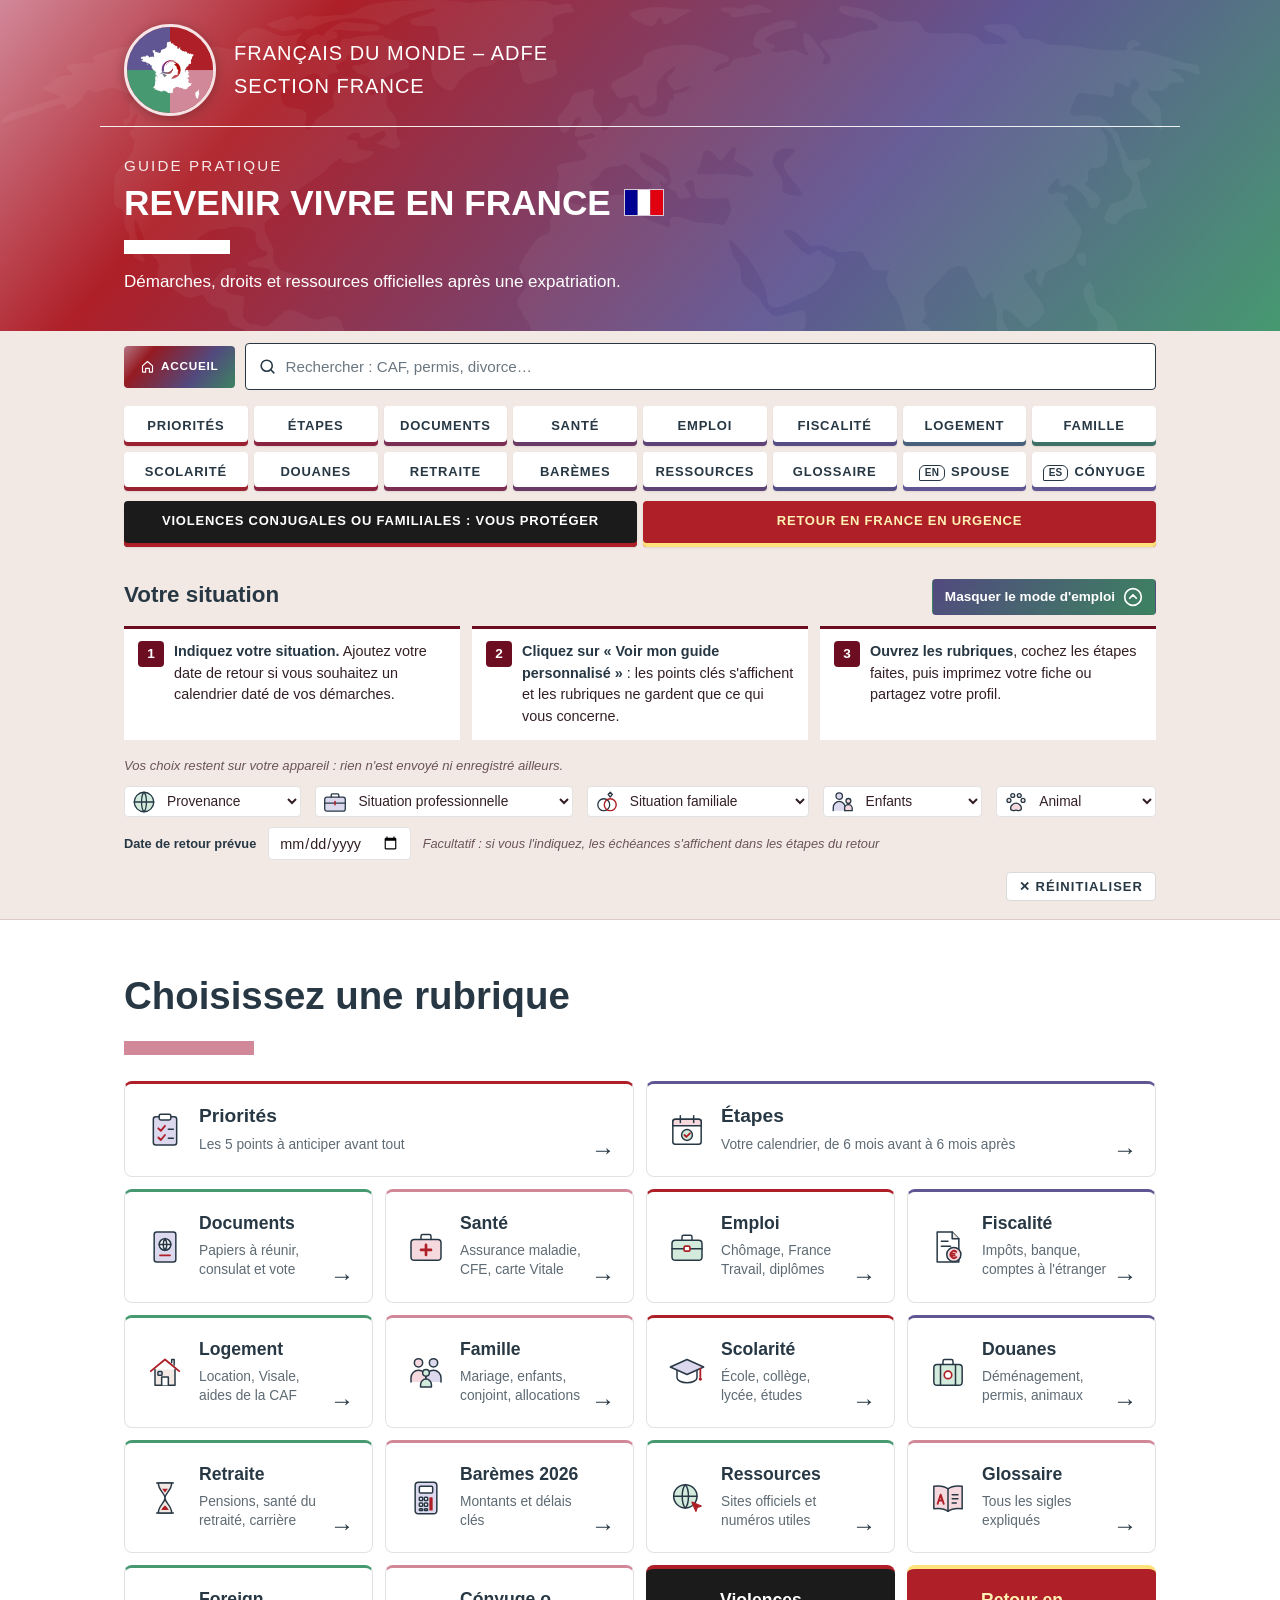
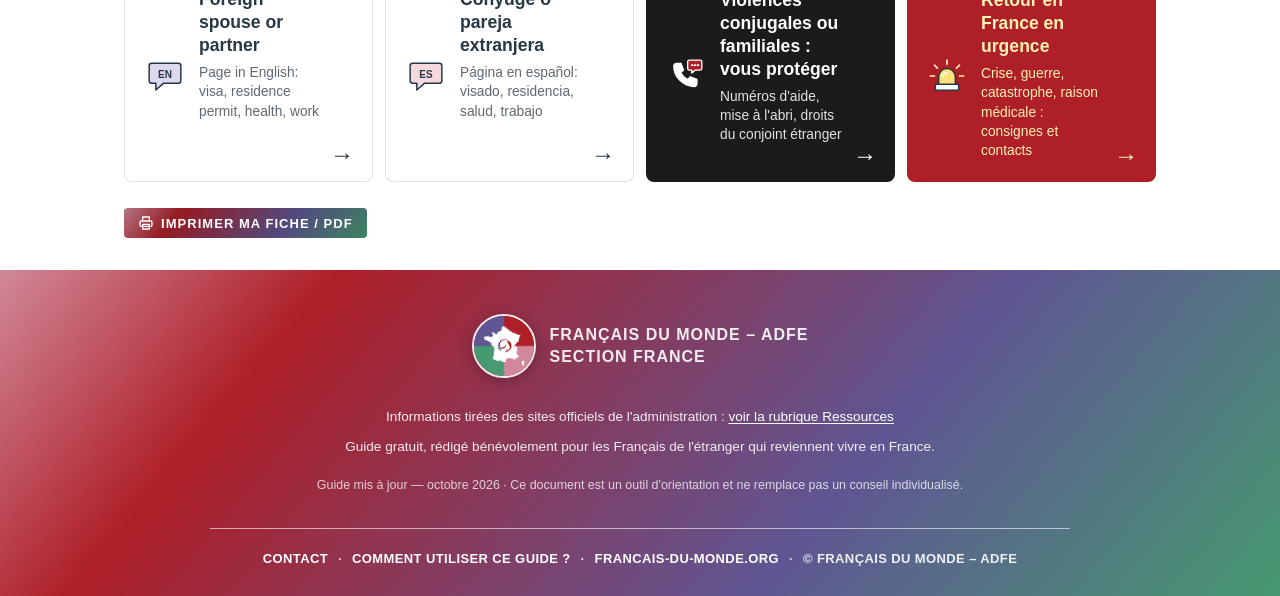
<file: index.html>
<!DOCTYPE html>
<html lang="fr">
<head>
<meta charset="UTF-8">
<meta name="viewport" content="width=device-width, initial-scale=1.0">
<link rel="alternate" hreflang="en" href="conjoint-en.html">
<link rel="alternate" hreflang="es" href="conjoint-es.html">
<title>Revenir vivre en France — Guide pratique | ADFE</title>
<meta name="description" content="Guide gratuit de la Section France de Français du monde – ADFE : démarches, droits et ressources officielles pour revenir vivre en France après une expatriation.">
<!-- Icône d'onglet et aperçu du lien quand on le partage (messagerie, e-mail, réseaux) -->
<link rel="canonical" href="https://wcg80.github.io/adfe-guichet-retour-france/">
<link rel="icon" type="image/png" href="assets/logo-section-france.png">
<link rel="apple-touch-icon" href="assets/logo-section-france.png">
<meta property="og:type" content="website">
<meta property="og:locale" content="fr_FR">
<meta property="og:site_name" content="Français du monde – ADFE · Section France">
<meta property="og:title" content="Revenir vivre en France — Guide pratique">
<meta property="og:description" content="Guide gratuit de la Section France de Français du monde – ADFE : démarches, droits et ressources officielles pour revenir vivre en France après une expatriation.">
<meta property="og:url" content="https://wcg80.github.io/adfe-guichet-retour-france/">
<meta property="og:image" content="https://wcg80.github.io/adfe-guichet-retour-france/assets/logo-section-france.png">
<meta property="og:image:width" content="315">
<meta property="og:image:height" content="314">
<meta property="og:image:alt" content="Logo de la Section France de Français du monde – ADFE">
<meta name="twitter:card" content="summary">
<!-- Police : même déclaration que francais-du-monde.org (Montserrat, sans-serif) et, comme le site,
     sans chargement de webfont — le guide s'affiche donc avec la même police que le site sur chaque appareil -->
<style>
:root {
  /* Charte Français du monde – ADFE (francais-du-monde.org) */
  --violet:      #5F5693;
  --violet-fonce:#403A6B;
  --violet-clair:#ECEAF4;
  --rouge:       #AE1F27;
  --rouge-fonce: #6D0D22;
  --rouge-clair: #FBF1F2;
  --teal:        #469970;
  --teal-fonce:  #2F7553;
  --teal-clair:  #E9F4EE;
  --cramoisi:    #AE1F27;
  --rose:        #D18899;
  --bordeaux:    #6D0D22;
  --rose-fonce:  #A84D63;
  --noir:        #1B1B1B;
  --jaune:       #FFE27A;
  --jaune-texte: #FFF1B3;
  --ardoise:     #273844;
  --texte:       #331F23;
  --texte-doux:  #6A5559;
  --fond:        #F2E8E4;
  --blanc:       #FFFFFF;
  --filet:       #DCCAC4;
  --degrade:     linear-gradient(130deg, #D18899 0%, #AE1F27 22%, #5F5693 66%, #469970 100%);
}

*, *::before, *::after { box-sizing: border-box; margin: 0; padding: 0; }
html { scroll-behavior: smooth; }
body {
  font-family: 'Montserrat', sans-serif;
  font-size: 17px;
  line-height: 1.65;
  color: var(--texte);
  background: var(--fond);
}


/* ── SKIP LINK ACCESSIBILITÉ ── */
.skip-link {
  position: absolute;
  top: -100px;
  left: 0;
  background: var(--rouge);
  color: var(--blanc);
  padding: 10px 18px;
  font-family: 'Montserrat', sans-serif;
  font-size: .85rem;
  font-weight: 600;
  letter-spacing: .06em;
  text-transform: uppercase;
  text-decoration: none;
  z-index: 9999;
  transition: top .15s;
}
.skip-link:focus {
  top: 0;
  outline: 3px solid var(--blanc);
  outline-offset: 2px;
}

/* ── BARRE TRICOLORE ── */
.barre-top {
  height: 5px;
  background: linear-gradient(90deg,
    var(--cramoisi) 0% 33%,
    var(--blanc) 33% 66%,
    var(--violet) 66% 100%);
}

/* ── EN-TÊTE ── */
header {
  background: linear-gradient(135deg, var(--rouge-fonce) 0%, var(--rouge) 40%, var(--violet) 100%);
  position: relative;
  overflow: hidden;
}
.header-inner {
  position: relative;
  z-index: 1;
  max-width: 940px;
  margin: 0 auto;
  padding: 48px 40px 44px;
  display: grid;
  grid-template-columns: 110px 1fr;
  gap: 28px;
  align-items: center;
}
.header-logo {
  width: 100px;
  height: 100px;
  border-radius: 50%;
  object-fit: cover;
  border: 3px solid rgba(255,255,255,.3);
  flex-shrink: 0;
}
.header-text {
  display: flex;
  flex-direction: column;
  gap: 6px;
}
.header-label {
  font-family: 'Montserrat', sans-serif;
  font-size: .75rem;
  font-weight: 500;
  letter-spacing: .22em;
  text-transform: uppercase;
  color: rgba(255,255,255,.6);
}
header h1 {
  font-family: 'Montserrat', sans-serif;
  font-size: clamp(2.4rem, 5.5vw, 4rem);
  font-weight: 700;
  line-height: 1.05;
  text-transform: uppercase;
  letter-spacing: .02em;
  color: var(--blanc);
}
header h1 em {
  font-style: normal;
  color: rgba(255,255,255,.55);
  display: block;
  font-size: .55em;
  font-weight: 400;
  letter-spacing: .06em;
  margin-bottom: 4px;
}
header p {
  font-size: 1rem;
  color: rgba(255,255,255,.75);
  max-width: 520px;
  font-weight: 300;
  border-left: 3px solid rgba(255,255,255,.3);
  padding-left: 14px;
  margin-top: 6px;
}

/* ── NAV DESKTOP ── */
.sommaire-wrap {
  background: var(--violet);
  position: sticky;
  top: 0;
  z-index: 200;
  border-bottom: 3px solid var(--rouge);
}
.nav-inner {
  max-width: 940px;
  margin: 0 auto;
  padding: 0 40px;
  display: flex;
  align-items: center;
  justify-content: space-between;
}
.sommaire {
  display: flex;
  overflow-x: auto;
}
.sommaire a {
  display: inline-block;
  font-family: 'Montserrat', sans-serif;
  font-size: .72rem;
  font-weight: 500;
  letter-spacing: .08em;
  text-transform: uppercase;
  color: rgba(255,255,255,.65);
  text-decoration: none;
  padding: 13px 10px;
  border-bottom: 2px solid transparent;
  white-space: nowrap;
  transition: color .15s, border-color .15s;
}
.sommaire a:hover { color: var(--blanc); border-bottom-color: var(--rouge); }

/* ── BURGER ── */
.burger {
  display: none;
  background: none; border: none; cursor: pointer;
  color: var(--blanc); font-size: 1.4rem; padding: 13px 0;
}
.burger[aria-expanded="true"] .icon-open  { display: none; }
.burger[aria-expanded="false"] .icon-close { display: none; }
.burger:focus-visible { outline: 3px solid var(--blanc); outline-offset: 2px; }
.mobile-menu { display: none; background: var(--violet-fonce); }
.mobile-menu.open { display: block; }
body.menu-open { overflow: hidden; position: fixed; width: 100%; }
.mobile-menu a {
  display: block; padding: 12px 20px;
  font-family: 'Montserrat', sans-serif;
  font-size: .88rem; font-weight: 500; letter-spacing: .06em; text-transform: uppercase;
  color: rgba(255,255,255,.8); text-decoration: none;
  border-bottom: 1px solid rgba(255,255,255,.07);
}
.mobile-menu a:hover { color: var(--blanc); background: rgba(70,153,112,.25); }

/* ── MAIN ── */
main { max-width: 940px; margin: 0 auto; padding: 52px 40px 100px; }

/* ── SECTION ── */
.section {
  margin-bottom: 56px;
  padding-bottom: 52px;
  border-bottom: 1px solid var(--filet);
}
.section:last-child { border-bottom: none; }

.section-header {
  display: grid;
  grid-template-columns: 52px 1fr;
  gap: 16px;
  align-items: start;
  margin-bottom: 24px;
  padding-bottom: 16px;
  border-bottom: 1px solid var(--filet);
}
/* ── SECTIONS REPLIABLES (bouton injecté en JS) ── */
.section-header.repliable { grid-template-columns: 52px 1fr auto; cursor: pointer; }
.section-toggle {
  background: none; border: 1px solid var(--filet); color: var(--violet);
  width: 32px; height: 32px; border-radius: 50%; cursor: pointer;
  font-size: 1rem; line-height: 1; align-self: center;
  transition: transform .2s ease;
}
.section-toggle:hover { border-color: var(--violet); }
.section-toggle:focus-visible { outline: 2px solid var(--violet); outline-offset: 2px; }
.section.replie .section-toggle { transform: rotate(-90deg); }
.section.replie > :not(.section-header) { display: none; }
.section.replie { margin-bottom: 0; padding-bottom: 8px; }
.section.replie .section-header { margin-bottom: 8px; border-bottom: none; }
.sections-outils {
  display: flex; justify-content: flex-end; gap: 10px; margin-bottom: 24px;
}
.sections-outils button {
  font-family: 'Montserrat', sans-serif; font-size: .75rem; letter-spacing: .06em;
  text-transform: uppercase; background: none; cursor: pointer;
  border: 1px solid var(--filet); color: var(--texte-doux); padding: 6px 12px;
}
.sections-outils button:hover { border-color: var(--violet); color: var(--violet); }
@media (prefers-reduced-motion: reduce) { .section-toggle { transition: none; } }

.section-num {
  font-family: 'Montserrat', sans-serif;
  font-size: 2.2rem;
  font-weight: 700;
  color: var(--rouge);
  line-height: 1;
  padding-top: 2px;
}
.section h2 {
  font-family: 'Montserrat', sans-serif;
  font-size: 1.6rem;
  font-weight: 600;
  color: var(--violet);
  text-transform: uppercase;
  letter-spacing: .03em;
  line-height: 1.15;
}
.section-label {
  font-family: 'Montserrat', sans-serif;
  font-size: .65rem;
  font-weight: 500;
  letter-spacing: .18em;
  text-transform: uppercase;
  color: var(--rouge);
  display: block;
  margin-bottom: 3px;
}

/* ── TEXTE ── */
p { margin-bottom: 12px; }
ul, ol { padding-left: 22px; margin-bottom: 14px; }
li { margin-bottom: 5px; }
strong { font-weight: 700; color: var(--violet); }

/* ── ACCORDÉONS ── */
details {
  margin: 12px 0;
  border-left: 3px solid var(--filet);
  background: var(--blanc);
}
details[data-type="important"] { border-left-color: var(--cramoisi); background: #FDF5F6; }
details[data-type="info"]      { border-left-color: var(--violet);     background: var(--violet-clair); }
details[data-type="special"]   { border-left-color: #B8930F;           background: #FFFBEC; }

details > summary {
  list-style: none;
  display: flex; align-items: center; justify-content: space-between;
  padding: 13px 16px; cursor: pointer; gap: 12px; user-select: none;
}
details > summary::-webkit-details-marker { display: none; }
details > summary:focus-visible { outline: 2px solid var(--teal); outline-offset: -2px; }

.sum-title {
  font-family: 'Montserrat', sans-serif;
  font-size: 1rem;
  font-weight: 600;
  color: var(--violet);
  text-transform: uppercase;
  letter-spacing: .03em;
}
details[data-type="special"] .sum-title { color: #7A5C00; }

.sum-icon {
  flex-shrink: 0; width: 22px; height: 22px;
  border: 1px solid var(--filet); border-radius: 50%;
  display: flex; align-items: center; justify-content: center;
  font-size: .75rem; color: var(--texte-doux);
  transition: transform .2s, background .15s, border-color .15s;
}
details[open] > summary .sum-icon {
  transform: rotate(180deg);
  background: var(--rouge); color: var(--blanc); border-color: var(--rouge);
}
.detail-body { padding: 4px 16px 16px; }
.detail-body p:last-child { margin-bottom: 0; }

/* ── ÉTAPES ── */
.etapes { list-style: none; padding: 0; }
.etapes li {
  display: grid; grid-template-columns: 44px 1fr;
  gap: 14px; margin-bottom: 18px; align-items: start;
}
.etapes .num {
  font-family: 'Montserrat', sans-serif;
  font-size: 1.5rem; font-weight: 700; color: var(--blanc);
  background: var(--rouge);
  width: 36px; height: 36px;
  display: flex; align-items: center; justify-content: center;
  flex-shrink: 0;
}
.etapes .label {
  font-family: 'Montserrat', sans-serif;
  font-size: .95rem; font-weight: 600;
  color: var(--violet); text-transform: uppercase; letter-spacing: .03em;
  display: block; margin-bottom: 2px;
}

/* ── LIENS ── */
.liens { margin-top: 14px; padding-top: 12px; border-top: 1px dashed var(--filet); }
.liens-titre {
  font-family: 'Montserrat', sans-serif;
  font-size: .65rem; text-transform: uppercase; letter-spacing: .12em;
  color: var(--texte-doux); font-weight: 600; margin-bottom: 7px;
}
.liens a {
  display: block; color: var(--teal-fonce); font-size: .88rem;
  margin-bottom: 4px; word-break: break-all;
  text-decoration-color: var(--teal);
}
.liens a:hover { color: var(--rouge); }

/* ── NUMÉROS UTILES ── */
.numeros { list-style: none; padding: 0; margin: 0; font-size: .88rem; }
.numeros li { padding: 6px 0; border-bottom: 1px dotted var(--filet); }
.numeros li:last-child { border-bottom: none; }
.numeros strong { color: var(--violet); }
.numeros .liens-num a, .liens .numeros a { display: inline; word-break: normal; margin: 0; white-space: nowrap; }
.numeros .horaires { display: block; color: var(--texte-doux); font-size: .8rem; }

/* ── BARÈME ── */
.bareme {
  background: var(--blanc);
  border: 1px solid var(--filet);
  border-top: 3px solid var(--rouge);
  padding: 16px 20px; margin: 18px 0; font-size: .88rem;
}
.bareme-titre {
  font-family: 'Montserrat', sans-serif;
  font-weight: 600; color: var(--violet); font-size: .88rem;
  text-transform: uppercase; letter-spacing: .06em; margin-bottom: 10px;
}
.bareme-note {
  font-size: .78rem; color: var(--texte-doux);
  margin-top: 10px; font-style: italic;
  padding-top: 8px; border-top: 1px dashed var(--filet);
}

/* ── NOTE PRUDENCE ── */
.prudence {
  font-size: .82rem; color: var(--texte-doux); font-style: italic;
  border-left: 2px solid var(--violet); padding-left: 12px; margin-top: 12px;
}

/* ── GLOSSAIRE ── */
.glossaire dt {
  font-family: 'Montserrat', sans-serif;
  font-weight: 600; color: var(--violet);
  font-size: .95rem; text-transform: uppercase;
  letter-spacing: .04em; margin-top: 14px;
}
.glossaire dd {
  margin-left: 0; color: var(--texte-doux); font-size: .92rem;
  padding-left: 14px; border-left: 2px solid var(--violet-clair);
  margin-top: 2px;
}

/* ── PIED ── */
footer {
  text-align: center; padding: 28px 20px;
  font-size: .78rem; color: var(--texte-doux);
  border-top: 1px solid var(--filet);
  background: var(--blanc); line-height: 1.9;
}
footer strong { color: var(--violet-fonce); }


/* ── FILTRE PROFIL ── */
.filtre-profil {
  background: var(--blanc);
  border-top: 3px solid var(--rouge);
  border-bottom: 1px solid var(--filet);
  padding: 18px 40px;
}
.filtre-inner {
  max-width: 940px; margin: 0 auto;
  display: grid; grid-template-columns: repeat(auto-fill, minmax(170px, 1fr));
  gap: 10px 14px; align-items: center;
}
.filtre-inner .filtre-label, .filtre-actions { grid-column: 1 / -1; }
.filtre-actions { display: flex; justify-content: flex-end; align-items: center; gap: 12px; }
.filtre-label {
  font-family: 'Montserrat', sans-serif;
  font-size: .72rem; font-weight: 600;
  letter-spacing: .12em; text-transform: uppercase;
  color: var(--texte-doux); white-space: nowrap;
}
.filtre-inner select {
  font-family: 'Montserrat', sans-serif;
  font-size: 1rem; padding: 6px 10px;
  border: 1px solid var(--filet); border-radius: 2px;
  background: var(--fond); color: var(--texte);
  cursor: pointer; flex: 1 1 160px; max-width: 100%;
}
.filtre-inner select:focus-visible { outline: 2px solid var(--violet); }
.filtre-reset {
  font-family: 'Montserrat', sans-serif;
  font-size: .75rem; font-weight: 600;
  letter-spacing: .08em; text-transform: uppercase;
  background: none; border: 1px solid var(--filet);
  color: var(--texte-doux); padding: 6px 12px;
  cursor: pointer; border-radius: 2px;
}
.filtre-reset:hover { border-color: var(--rouge); color: var(--rouge); }
.synthese-partage { margin-top: 10px; display: flex; flex-wrap: wrap; align-items: center; gap: 10px; }
#copier-lien-statut { font-size: .82rem; color: var(--texte-doux); font-style: italic; }

/* ── CALCULATEUR DATES ── */
.date-calc {
  background: var(--violet-clair);
  border: 1px solid var(--filet);
  border-left: 3px solid var(--violet);
  padding: 14px 18px; margin-bottom: 20px;
  display: flex; flex-wrap: wrap; align-items: center; gap: 12px;
}
.date-calc label {
  font-family: 'Montserrat', sans-serif;
  font-size: .8rem; font-weight: 600;
  letter-spacing: .06em; text-transform: uppercase;
  color: var(--violet-fonce); white-space: nowrap;
}
.date-calc input[type="date"] {
  font-family: 'Montserrat', sans-serif;
  font-size: 1rem; padding: 6px 10px;
  border: 1px solid var(--filet); border-radius: 2px;
  background: var(--blanc); color: var(--texte);
}
.date-calc input[type="date"]:focus-visible { outline: 2px solid var(--violet); }
.date-tag {
  font-size: .78rem; color: var(--violet);
  font-style: italic; margin-left: 4px;
  font-weight: 600;
}

/* ── CHECKLIST ── */
/* Checklist : grille 3 colonnes UNIQUEMENT sur la liste des étapes */
#etapes-list li {
  grid-template-columns: 20px 44px 1fr;
  gap: 0 10px;
}
#etapes-list li input[type="checkbox"] {
  accent-color: var(--rouge);
  width: 16px; height: 16px;
  cursor: pointer; margin-top: 3px; justify-self: center;
  grid-column: 1;
}
/* Colonnes fixes : la mise en page tient même si les cases ne sont pas encore injectées */
#etapes-list li .num { grid-column: 2; }
#etapes-list li > span:last-child { grid-column: 3; }
.etapes li.done { opacity: .45; }
.etapes li.done .label { text-decoration: line-through; }

@media (max-width: 700px) {
  .filtre-profil { padding: 14px 16px; }
  .filtre-inner { gap: 10px; }
  .date-calc { flex-direction: column; align-items: flex-start; }

  /* Grille étapes mobile — uniquement la liste avec checkbox */
  #etapes-list li {
    grid-template-columns: 18px 28px 1fr;
    gap: 0 8px;
  }
  #etapes-list li input[type="checkbox"] { margin-top: 6px; }
  #etapes-list li .num { width: 28px; height: 28px; font-size: 1rem; }
}




/* Accordéon mis en avant par le filtre */
details.filtre-ouvert {
  border-left-width: 5px !important;
  box-shadow: 0 2px 8px rgba(0,0,0,.1);
}
/* Accordéon masqué par le filtre */
details[style*="display: none"] { 
  transition: opacity .2s;
}


/* ── PANNEAU SYNTHÈSE PROFIL ── */
.synthese-profil {
  display: none;
  max-width: 940px;
  margin: 0 auto;
  padding: 0 40px;
}
.synthese-profil.actif { display: block; }
.synthese-inner {
  background: var(--blanc);
  border-top: 3px solid var(--violet);
  border-bottom: 1px solid var(--filet);
  padding: 18px 24px 16px;
}
.synthese-titre {
  font-family: 'Montserrat', sans-serif;
  font-size: .75rem;
  font-weight: 700;
  letter-spacing: .14em;
  text-transform: uppercase;
  color: var(--violet);
  margin-bottom: 12px;
  display: flex;
  align-items: center;
  gap: 8px;
}
.synthese-titre::after {
  content: "";
  flex: 1;
  height: 1px;
  background: var(--filet);
}
.synthese-points {
  display: flex;
  flex-wrap: wrap;
  gap: 8px;
}
.synthese-tag {
  display: inline-flex;
  align-items: center;
  gap: 6px;
  background: var(--violet-clair);
  border-left: 3px solid var(--violet);
  padding: 8px 12px;
  font-size: .88rem;
  line-height: 1.4;
  flex: 1 1 280px;
}
.synthese-tag.alerte {
  background: var(--rouge-clair, #FAF0F1);
  border-left-color: var(--rouge);
}
.synthese-tag strong { color: var(--ardoise); }
.synthese-lien {
  margin-top: 10px;
  font-size: .8rem;
  color: var(--texte-doux);
}
.synthese-lien a { color: var(--violet); font-weight: 600; }

@media (max-width: 700px) {
  .synthese-profil { padding: 0 16px; }
  .synthese-tag { flex: 1 1 100%; }
}

@media print {
  /* Éléments d'interface masqués */
  .barre-top, .sommaire-wrap, .filtre-profil,
  .btn-print, .date-calc, footer,
  details > summary .sum-icon,
  nav { display: none !important; }

  /* Synthèse : masquée par défaut, visible si profil actif */
  .synthese-profil { display: none !important; }
  .synthese-profil.actif { display: block !important; }

  header { background: none !important; color: #000 !important; padding: 8px 0; max-width: 100% !important; }
header h1 { color: #000 !important; font-size: 1rem; line-height: 1.3; white-space: normal; max-width: 100%; }
header h1 em { font-size: .75em; }
.header-label { color: #555 !important; }
header p { color: #333 !important; border-left-color: #999; font-size: .85rem; }
.header-logo { display: none; }
.header-inner { display: block !important; width: 100% !important; max-width: none !important; min-width: 100% !important; padding: 8px 0; }
header h1 { color: #000 !important; font-size: 1.2rem; line-height: 1.3; width: 100% !important; display: block !important; white-space: nowrap !important; word-break: normal !important; overflow-wrap: normal !important; }
  main { padding: 0; }
body { font-size: 11pt; background: #fff; color-scheme: light; -webkit-print-color-adjust: exact; print-color-adjust: exact; }

  .section { page-break-inside: avoid; border-bottom: 1px solid #ccc; margin-bottom: 24px; padding-bottom: 20px; }
  /* Sections repliées à l'écran : tout imprimer */
  .section-toggle, .sections-outils { display: none !important; }
  .section.replie > :not(.section-header) { display: revert; }
  .section-num { color: #333 !important; }
  .section h2 { color: #000 !important; font-size: 14pt; }
  .section-label { color: #666 !important; }

  details { border-left-color: #999 !important; background: #fff !important; }
  details[data-type="important"] { border-left-color: #333 !important; }
  /* Afficher le titre du summary (sans chevron) puis le corps —
     les <details> masqués par les filtres JS conservent leur display:none */
  details > summary { display: block; font-weight: 600; padding: 0 0 4px; }
  details > summary .sum-icon { display: none; }
  details .detail-body { display: block !important; }
  .detail-body { padding: 0 0 8px; }

  .etapes .num { background: #333 !important; }
  .liens a { color: #000 !important; text-decoration: underline; }
  .bareme { border-top-color: #333 !important; background: #f5f5f5 !important; }

  a[href]:after { content: " (" attr(href) ")"; font-size: 8pt; color: #555; }
  a[href^="tel:"]:after { content: none; }
}

/* ── IMPRESSION / EXPORT PDF ── */
.btn-print {
  display: inline-flex;
  align-items: center;
  gap: 7px;
  font-family: 'Montserrat', sans-serif;
  font-size: .75rem;
  font-weight: 600;
  letter-spacing: .08em;
  text-transform: uppercase;
  color: var(--violet-fonce);
  background: var(--blanc);
  border: 1px solid var(--violet);
  padding: 7px 14px;
  cursor: pointer;
  border-radius: 2px;
  transition: background .15s, color .15s;
}
.btn-print:hover { background: var(--violet); color: var(--blanc); }

/* ── MOBILE ── */
@media (max-width: 700px) {
  .header-inner { padding: 28px 16px 26px; grid-template-columns: 70px 1fr; gap: 14px; }
  .header-logo { width: 64px; height: 64px; }
  main { padding: 28px 16px 60px; }
  .nav-inner { padding: 0 16px; }
  .sommaire { display: none; }
  .burger { display: block; }
  .section-header { grid-template-columns: 40px 1fr; }
  .section-header.repliable { grid-template-columns: 40px 1fr auto; }
  .section-num { font-size: 1.7rem; }
  .section h2 { font-size: 1.25rem; }
  details > summary { padding: 11px 13px; }
  .detail-body { padding: 4px 13px 13px; }
}

/* ── CHARTE FRANÇAIS DU MONDE – ADFE ── */
body { font-weight: 500; }
.sommaire a { font-size: .66rem; font-weight: 600; letter-spacing: .05em; padding: 13px 8px; color: rgba(255,255,255,.75); }
.sommaire a:hover { border-bottom-color: var(--rose); }
.section-num { color: var(--bordeaux); }
.section-label { color: var(--rouge); }
.section h2 { color: var(--ardoise); font-weight: 700; font-size: 1.35rem; letter-spacing: .02em; }
/* Barre rose sous les titres, comme « À la une » sur le site */
.section h2::after { content: ''; display: block; width: 72px; height: 6px; background: var(--rose); margin-top: 10px; }
.btn-print { background: var(--degrade); color: var(--blanc); border: none; border-radius: 4px; }
.btn-print:hover { background: var(--degrade); color: var(--blanc); filter: brightness(1.08); }
.filtre-reset, .sections-outils button, .filtre-inner select { border-radius: 4px; }
.filtre-profil { border-top: none; }
.filtre-inner select { font-size: .88rem; text-overflow: ellipsis; }
.filtre-inner { grid-template-columns: repeat(auto-fill, minmax(230px, 1fr)); }
/* Points clés : étiquette en ligne avec le texte (Montserrat est plus large) */
.synthese-tag { display: block; }
/* Pied de page en dégradé, comme celui de francais-du-monde.org */
footer { background: var(--degrade); color: rgba(255,255,255,.9); border-top: none; }
footer strong { color: var(--blanc); }
@media screen {
  header h1 { font-size: clamp(1.9rem, 4.4vw, 3rem); letter-spacing: .01em; }
}
@media (max-width: 700px) {
  .section h2 { font-size: 1.1rem; }
  .section h2::after { width: 56px; height: 5px; }
}
@media print {
  .section h2::after { display: none; }
}

/* ── HABILLAGE DU SITE ADFE (option B) — retirer .chrome-site pour l'option A ── */
.bandeau-site { background: var(--degrade); }
/* Carte du monde du bandeau de francais-du-monde.org (copie locale : assets/carte-monde.png), posée sur le dégradé */
@media screen { .bandeau-site { background: url('assets/carte-monde.png') center top / cover no-repeat, var(--degrade); } }
.bandeau-inner {
  max-width: 1080px; margin: 0 auto; padding: 24px 32px 0;
  display: flex; align-items: center; gap: 18px;
  color: var(--blanc); border-bottom: 1.5px solid rgba(255,255,255,.9);
  padding-bottom: 10px; margin-bottom: 22px;
}
.bandeau-site { padding-bottom: 1px; }
.bandeau-inner span { text-transform: uppercase; letter-spacing: 1px; font-size: 17px; }
/* Logo rond de la Section France, posé dans le bandeau */
.logo-section { display: block; width: 72px; height: 72px; border-radius: 50%; border: 3px solid rgba(255,255,255,.85); box-shadow: 0 2px 12px rgba(0,0,0,.25); flex-shrink: 0; }

/* Titre de page, comme « OBJECTIFS » ou « LIENS UTILES » sur le site */
.titre-page { max-width: 940px; margin: 0 auto; padding: 44px 40px 8px; text-align: center; }
.titre-surtitre { display: block; text-transform: uppercase; letter-spacing: .15em; font-size: .75rem; font-weight: 600; color: var(--rouge); }
.titre-page h1 {
  font-size: 2.4rem; font-weight: 700; text-transform: uppercase; letter-spacing: 1px;
  color: var(--ardoise); line-height: 1.2;
  margin: 6px 0 16px; padding-bottom: 18px; border-bottom: 1px solid #C9BCB7;
}
.titre-page p { color: var(--texte); }

/* Sommaire du guide dans un menu hamburger, comme le menu du site */
.sommaire-wrap { background: var(--fond); border-bottom: 1px solid var(--filet); }
/* Les ancres ne passent pas sous la barre du sommaire, qui reste collée en haut */
.section { scroll-margin-top: 64px; }
.sommaire { display: none; }
.burger { display: inline-flex; align-items: center; gap: 10px; color: var(--ardoise); font-size: 1.6rem; padding: 10px 0; }
.burger-label { font-size: .78rem; font-weight: 600; letter-spacing: 1px; text-transform: uppercase; }
.burger:focus-visible { outline: 2px solid var(--violet); }
.mobile-menu { background: var(--blanc); border-top: 1px solid var(--filet); }
.mobile-menu a { color: var(--ardoise); border-bottom: 1px solid var(--filet); }
.mobile-menu a:hover { color: var(--rouge); background: var(--fond); }
@media (min-width: 701px) {
  .mobile-menu.open { display: grid; grid-template-columns: repeat(3, 1fr); max-width: 940px; margin: 0 auto; }
}

/* Pied de page */
.pied-site { padding: 48px 20px 28px; font-size: .85rem; }
.pied-inner { max-width: 940px; margin: 0 auto; display: flex; flex-direction: column; align-items: center; gap: 16px; }

@media (max-width: 700px) {
  .bandeau-inner { padding: 18px 16px 8px; margin-bottom: 16px; }
  .bandeau-inner span { font-size: 14px; }
  .logo-section { width: 54px; height: 54px; }
  .bandeau-inner { gap: 12px; }
  .titre-page { padding: 30px 16px 4px; }
  .titre-page h1 { font-size: 1.7rem; }
}
@media print {
  .chrome-site, .sommaire-wrap { display: none !important; }
  .bandeau-site.chrome-site { display: block !important; background: none; }
  .bandeau-site .bandeau-inner { display: none !important; }
  .titre-page h1 { font-size: 16pt; color: #000; }
}

/* Filtres : pictogramme dans une pastille rose ADFE (dessiné en SVG, sans émoji) */
.filtre-champ { position: relative; }
.filtre-champ select { width: 100%; padding-left: 42px; background: var(--blanc); }
.pastille {
  position: absolute; left: 8px; top: 50%; transform: translateY(-50%);
  width: 26px; height: 26px; border-radius: 50%;
  background: #F4D9DF; color: var(--bordeaux);
  display: flex; align-items: center; justify-content: center; pointer-events: none;
}
.pastille svg { width: 15px; height: 15px; }

/* Bouton Imprimer : pictogramme au trait */
.btn-print svg { width: 16px; height: 16px; }

/* Bouton « Revenir en haut », visible après défilement */
.retour-haut {
  position: fixed; right: 20px; bottom: 20px; z-index: 300;
  width: 46px; height: 46px; border-radius: 50%; border: 2px solid var(--blanc); cursor: pointer;
  background: var(--degrade); color: var(--blanc);
  box-shadow: 0 2px 12px rgba(0,0,0,.25);
  display: flex; align-items: center; justify-content: center;
  opacity: 0; visibility: hidden; transform: translateY(10px);
  transition: opacity .2s ease, transform .2s ease, visibility .2s;
}
.retour-haut.visible { opacity: 1; visibility: visible; transform: none; }
.retour-haut:hover { filter: brightness(1.08); }
.retour-haut:focus-visible { outline: 3px solid var(--violet); outline-offset: 3px; }
.retour-haut svg { width: 22px; height: 22px; }
@media (prefers-reduced-motion: reduce) { .retour-haut { transition: none; } }
@media (max-width: 700px) { .retour-haut { right: 14px; bottom: 14px; width: 42px; height: 42px; } }
@media print { .retour-haut { display: none !important; } }

/* Liens vers les pages conjoint (anglais, espagnol) dans le bandeau — ce ne sont pas des traductions du guide */
.langues { margin-left: auto; display: flex; align-items: center; gap: 6px; }
.bandeau-inner .langues-label { font-size: 13px; text-transform: none; letter-spacing: 0; opacity: .95; margin-right: 2px; }
.langues a {
  color: var(--blanc); text-decoration: none; font-size: 13px; font-weight: 700; letter-spacing: 1px;
  border: 1.5px solid rgba(255,255,255,.8); border-radius: 4px; padding: 3px 9px;
}
.langues a:hover { background: var(--blanc); color: var(--bordeaux); }
.langues strong {
  font-size: 13px; font-weight: 700; letter-spacing: 1px; border-radius: 4px; padding: 3px 9px;
  border: 1.5px solid var(--blanc); background: var(--blanc); color: var(--bordeaux);
}
.bandeau-inner { flex-wrap: wrap; }
.bandeau-inner > span { flex: 1 1 0; min-width: 0; }
@media (max-width: 700px) {
  .bandeau-inner > span { flex: 1 1 0; min-width: 0; }
  .langues { margin-left: 0; flex-basis: 100%; }
}
@media print { .langues { display: none; } }

/* ── FICHE PERSONNALISÉE À L'IMPRESSION ── */
.fiche-entete, .fiche-section { display: none; }
.note-impression { font-size: .82rem; color: var(--texte-doux); font-style: italic; margin-top: 8px; }
@media print {
  .fiche-entete { display: block; border: 1.5pt solid #333; padding: 10pt 14pt; margin: 0 0 16pt; font-size: 10pt; page-break-inside: avoid; }
  .fiche-entete h2 { font-size: 13pt; margin-bottom: 4pt; color: #000; text-transform: uppercase; letter-spacing: .5pt; }
  .fiche-entete ul { list-style: none; padding: 0; margin: 6pt 0; }
  .fiche-entete li { margin: 2pt 0; }
  .fiche-entete .fiche-lien { font-size: 8.5pt; color: #333; word-break: break-all; }
  /* Logo et nom de la Section en haut à gauche de la page imprimée, au-dessus de « Guide pratique » */
  .titre-page .fiche-section { display: flex; align-items: center; gap: 6pt; margin: 0 0 10pt; font-size: 8.5pt; font-weight: 600; line-height: 1.3; color: #333; text-align: left; }
  .fiche-section img { width: 34pt; height: 34pt; border-radius: 50%; }
  /* Avertissement en rouge en tête de fiche */
  .fiche-avertissement { color: var(--rouge); font-size: 9.5pt; margin: 6pt 0; }
  .fiche-avertissement strong { color: var(--rouge); }
  .synthese-lien, .synthese-partage, .note-impression { display: none !important; }
  .synthese-profil.actif { border: 1pt solid #999; padding: 8pt; margin-bottom: 16pt; }
  /* Fiche personnalisée : le glossaire, les barèmes, les ressources et le retour en urgence ne sont pas imprimés
     (rubriques générales, retrouvables avec le lien en ligne de l'en-tête) */
  body.fiche-profil #glossaire, body.fiche-profil #bareme, body.fiche-profil #ressources, body.fiche-profil #urgence { display: none !important; }
  body.fiche-profil .hors-fiche { display: none !important; }
  a[href^="#"]:after { content: none; }
  /* Liens internes au guide : l'adresse relative n'a pas de sens sur papier */
  a[href$=".html"]:after { content: none; }
  .fiche-entete { max-width: 940px; margin-left: auto; margin-right: auto; }
}

/* ── RECHERCHE DANS LE GUIDE ── */
.sr-only { position: absolute; width: 1px; height: 1px; padding: 0; margin: -1px; overflow: hidden; clip: rect(0,0,0,0); white-space: nowrap; border: 0; }
.nav-inner { gap: 16px; }
.recherche { position: relative; flex: 0 1 360px; display: flex; align-items: center; }
.recherche-icone { position: absolute; left: 10px; width: 17px; height: 17px; color: var(--texte-doux); pointer-events: none; }
.recherche input {
  width: 100%; font: inherit; font-size: .9rem; color: var(--texte);
  padding: 7px 10px 7px 34px; border: 1px solid var(--filet); border-radius: 4px; background: var(--blanc);
}
.recherche input:focus-visible { outline: 2px solid var(--violet); outline-offset: 1px; }
.recherche-resultats {
  position: absolute; top: calc(100% + 6px); right: 0; width: min(480px, 92vw); max-height: 65vh; overflow-y: auto;
  background: var(--blanc); border: 1px solid var(--filet); border-radius: 4px; box-shadow: 0 6px 24px rgba(0,0,0,.18); z-index: 400;
}
.resultat {
  display: block; width: 100%; text-align: left; background: none; border: none; border-bottom: 1px solid var(--filet);
  padding: 10px 14px; cursor: pointer; font: inherit; color: var(--texte);
}
.resultat:hover, .resultat:focus-visible { background: var(--fond); outline: none; }
.res-rubrique { display: block; font-size: .68rem; text-transform: uppercase; letter-spacing: .1em; color: var(--rouge); font-weight: 600; }
.res-titre { display: block; font-weight: 700; color: var(--ardoise); font-size: .92rem; }
.res-extrait { display: block; font-size: .82rem; color: var(--texte-doux); margin-top: 2px; }
.res-extrait mark, .res-titre mark { background: #F4D9DF; color: var(--bordeaux); padding: 0 1px; }
.res-vide { padding: 12px 14px; font-size: .88rem; color: var(--texte-doux); }
.res-vide button { font: inherit; color: var(--teal-fonce); background: none; border: none; text-decoration: underline; cursor: pointer; padding: 0; }
/* Élément trouvé : brève mise en évidence */
.cible-recherche { outline: 3px solid var(--rose); outline-offset: 4px; transition: outline-color 1.5s ease; }
@media (prefers-reduced-motion: reduce) { .cible-recherche { transition: none; } }
@media (max-width: 700px) {
  .burger-label { display: none; }
  .recherche { flex: 1 1 auto; }
  .recherche-resultats { right: 0; width: calc(100vw - 32px); }
}
@media print { .recherche { display: none !important; } }

/* ── SOMMAIRE TOUJOURS VISIBLE ── */
.burger, .mobile-menu { display: none !important; }
.sommaire-wrap { position: sticky; top: 0; z-index: 200; background: var(--fond); border-bottom: 1px solid var(--filet); box-shadow: 0 2px 8px rgba(0,0,0,.06); }
.nav-inner { max-width: 1080px; padding: 8px 24px; display: flex; align-items: center; gap: 14px; }
.sommaire { display: flex !important; flex: 1 1 auto; min-width: 0; flex-wrap: wrap; gap: 6px; overflow: visible; }
.sommaire a {
  display: inline-block; white-space: nowrap; text-decoration: none;
  font-size: .7rem; font-weight: 700; letter-spacing: .04em; text-transform: uppercase;
  color: var(--ardoise); background: var(--blanc); border: 1px solid var(--filet); border-radius: 999px; padding: 5px 11px;
}
.sommaire a:hover { color: var(--bordeaux); border-color: var(--rose); }
.sommaire a.actif { color: var(--blanc); background: var(--bordeaux); border-color: var(--bordeaux); }
.sommaire a:focus-visible { outline: 2px solid var(--violet); outline-offset: 2px; }
.recherche { flex: 0 0 260px; }
.section { scroll-margin-top: 120px; }
@media (max-width: 700px) {
  .nav-inner { flex-wrap: wrap; padding: 8px 16px; gap: 8px; }
  .recherche { order: -1; flex: 1 1 100%; }
  /* Sur mobile : une seule rangée de liens qu'on fait défiler du doigt */
  .sommaire { flex: 1 1 100%; flex-wrap: nowrap; overflow-x: auto; scrollbar-width: none; padding-bottom: 2px; }
  .sommaire::-webkit-scrollbar { display: none; }
  .section { scroll-margin-top: 112px; }
}
@media print { .sommaire-wrap { display: none !important; } }

/* ── ALIGNEMENT : une seule largeur et les mêmes marges pour tous les blocs ── */
:root {
  --largeur: 1080px;
  --gouttiere: 24px;
  /* Dégradé du bandeau, assombri pour garder un texte blanc lisible */
  --degrade-fonce: linear-gradient(130deg, #8E1A21 0%, #4E4680 55%, #2F7553 100%);
}
.bandeau-inner, .titre-page, .nav-inner, .filtre-inner, .synthese-profil, main, .pied-inner {
  max-width: var(--largeur); margin-left: auto; margin-right: auto;
  padding-left: var(--gouttiere); padding-right: var(--gouttiere); box-sizing: border-box;
}
.filtre-profil { padding-left: 0; padding-right: 0; }
footer { padding-left: 0; padding-right: 0; }
main { padding-top: 40px; }

/* Sommaire : 2 rangées régulières de 7 étiquettes, recherche à droite */
.nav-inner { display: grid; grid-template-columns: minmax(0, 1fr) 280px; gap: 10px 18px; align-items: center; padding-top: 10px; padding-bottom: 10px; }
.sommaire { display: grid !important; grid-template-columns: repeat(7, minmax(0, 1fr)); gap: 6px; }
.sommaire a {
  text-align: center; overflow: hidden; text-overflow: ellipsis; padding: 7px 4px;
  color: var(--blanc); border: 1.5px solid transparent;
  background: var(--degrade-fonce); background-attachment: fixed;
}
.sommaire a:hover { color: var(--blanc); border-color: transparent; filter: brightness(1.18); }
.sommaire a.actif { background: var(--blanc); color: var(--bordeaux); border-color: var(--bordeaux); filter: none; }
.recherche { width: 100%; }

/* Filtres : les 5 menus sur une ligne en grand écran */
.filtre-champ select { padding-left: 38px; font-size: .86rem; }
.pastille { left: 7px; width: 24px; height: 24px; }
.filtre-inner { grid-template-columns: repeat(auto-fill, minmax(190px, 1fr)); }

/* Boutons secondaires aux couleurs de la charte */
.filtre-reset, .sections-outils button {
  background: var(--blanc); color: var(--bordeaux); border: 1.5px solid var(--bordeaux); border-radius: 4px;
}
.filtre-reset:hover, .sections-outils button:hover { background: var(--degrade-fonce); color: var(--blanc); border-color: transparent; }

/* Tablette : recherche au-dessus, étiquettes en grille souple */
@media (max-width: 1000px) {
  .nav-inner { grid-template-columns: 1fr; }
  .recherche { order: -1; }
  .sommaire { grid-template-columns: repeat(auto-fill, minmax(112px, 1fr)); }
  /* Filtres en 3 + 2, qui occupent toute la largeur */
  .filtre-inner { grid-template-columns: repeat(6, minmax(0, 1fr)); }
  .filtre-champ { grid-column: span 2; }
  .filtre-champ:nth-of-type(4), .filtre-champ:nth-of-type(5) { grid-column: span 3; }
}
/* Mobile : marges réduites, une rangée d'étiquettes qui défile du doigt */
@media (max-width: 700px) {
  :root { --gouttiere: 16px; }
  .filtre-profil { padding-left: 0; padding-right: 0; }
  .sommaire { display: flex !important; }
  .sommaire a { flex: 0 0 auto; padding: 6px 11px; }
  .filtre-inner { grid-template-columns: 1fr; }
  .filtre-champ, .filtre-champ:nth-of-type(4), .filtre-champ:nth-of-type(5) { grid-column: auto; }
}
@media print { .sommaire a { background: none; } }

/* ── ACCUEIL EN TUILES, PUIS UNE RUBRIQUE À LA FOIS ── */
@media screen {
  body.vue-accueil main > .section, body.vue-accueil .nav-rubriques { display: none; }
  body.vue-rubrique .accueil-tuiles, body.vue-rubrique .filtre-profil, body.vue-rubrique .synthese-profil { display: none !important; }
  body.vue-rubrique main > .section:not(.courante) { display: none; }
  .sections-outils, body.vue-rubrique .section-toggle { display: none !important; }
  body.vue-rubrique .section-header.repliable { cursor: default; }
}
.tuiles-titre { font-size: .8rem; text-transform: uppercase; letter-spacing: .14em; color: var(--texte-doux); font-weight: 700; margin: 4px 0 14px; }
.tuiles { display: grid; grid-template-columns: repeat(4, minmax(0, 1fr)); gap: 12px; margin-bottom: 32px; }
.tuile {
  display: flex; flex-direction: column; gap: 6px; min-height: 124px; padding: 18px 18px 16px; border-radius: 8px;
  text-decoration: none; color: var(--blanc);
  /* Un seul dégradé pour toute la grille, comme une mosaïque découpée dans le bandeau */
  background: var(--degrade-fonce); background-attachment: fixed;
  transition: transform .15s ease, box-shadow .15s ease;
}
.tuile:hover { transform: translateY(-2px); box-shadow: 0 8px 20px rgba(0,0,0,.18); }
.tuile:focus-visible { outline: 3px solid var(--violet); outline-offset: 3px; }
.tuile-icone svg { width: 28px; height: 28px; }
.tuile-titre { font-weight: 700; text-transform: uppercase; letter-spacing: .04em; font-size: .95rem; }
.tuile-desc { font-size: .82rem; font-weight: 500; color: rgba(255,255,255,.9); line-height: 1.4; }
.tuile.vedette { grid-column: span 2; min-height: 136px; }
.tuile.vedette .tuile-titre { font-size: 1.1rem; }
@media (prefers-reduced-motion: reduce) { .tuile { transition: none; } .tuile:hover { transform: none; } }

/* Lien Accueil dans la barre collée */
.nav-inner { grid-template-columns: auto minmax(0, 1fr) 240px; gap: 10px 14px; }
.sommaire a { font-size: .66rem; letter-spacing: .02em; padding-left: 3px; padding-right: 3px; }
.lien-accueil {
  display: inline-flex; align-items: center; gap: 6px; align-self: center; white-space: nowrap; text-decoration: none;
  font-size: .72rem; font-weight: 700; letter-spacing: .04em; text-transform: uppercase;
  color: var(--bordeaux); background: var(--blanc); border: 1.5px solid var(--bordeaux); border-radius: 999px; padding: 7px 12px;
}
.lien-accueil svg { width: 15px; height: 15px; }
.lien-accueil.actif, .lien-accueil:hover { color: var(--blanc); background: var(--degrade-fonce); border-color: transparent; }

/* Précédente / suivante en bas de chaque rubrique */
.nav-rubriques { display: grid; grid-template-columns: auto 1fr 1fr; gap: 10px; margin: 8px 0 24px; }
.nav-rubriques a {
  text-decoration: none; font-size: .78rem; font-weight: 700; letter-spacing: .04em; text-transform: uppercase;
  border-radius: 4px; padding: 11px 14px; border: 1.5px solid var(--bordeaux); color: var(--bordeaux); background: var(--blanc);
}
.nav-rubriques .nav-suiv { text-align: right; color: var(--blanc); background: var(--degrade-fonce); border-color: transparent; }
.nav-rubriques a:hover { filter: brightness(1.1); }

@media (max-width: 1000px) {
  .tuiles { grid-template-columns: repeat(2, minmax(0, 1fr)); }
  .tuile.vedette { grid-column: span 1; }
  .nav-inner { grid-template-columns: auto minmax(0, 1fr); }
  .recherche { grid-column: 1 / -1; }
  /* Tablette et mobile : une seule rangée d'étiquettes qui défile, pour une barre basse */
  .sommaire { display: flex !important; flex-wrap: nowrap; overflow-x: auto; scrollbar-width: none; }
  .sommaire::-webkit-scrollbar { display: none; }
  .sommaire a { flex: 0 0 auto; padding: 6px 11px; font-size: .68rem; }
}
@media (max-width: 700px) {
  .tuiles { gap: 8px; }
  .tuile, .tuile.vedette { min-height: 92px; padding: 12px; }
  .tuile-desc { display: none; }
  .tuile-titre, .tuile.vedette .tuile-titre { font-size: .82rem; }
  .lien-accueil span { display: none; }
  .lien-accueil { padding: 6px 9px; }
  .nav-inner .lien-accueil { flex: 0 0 auto; }
  .nav-inner .sommaire { flex: 1 1 0; min-width: 0; }
  .nav-rubriques { grid-template-columns: 1fr 1fr; }
  .nav-rubriques .nav-accueil { grid-column: 1 / -1; text-align: center; }
}
@media print { .accueil-tuiles, .nav-rubriques, .lien-accueil { display: none !important; } }

/* Rappel du profil en haut d'une rubrique, et liens des points clés */
.rappel-profil { display: none; }
@media screen {
  body.vue-rubrique .rappel-profil {
    display: flex; flex-wrap: wrap; justify-content: space-between; align-items: center; gap: 6px 16px;
    background: var(--blanc); border: 1px solid var(--filet); border-left: 3px solid var(--bordeaux); border-radius: 4px;
    padding: 9px 14px; margin-bottom: 24px; font-size: .88rem;
  }
}
.rappel-profil strong { color: var(--bordeaux); }
.rappel-profil a, .synthese-voir { color: var(--bordeaux); font-weight: 700; font-size: .8rem; text-transform: uppercase; letter-spacing: .04em; white-space: nowrap; }
.synthese-voir { display: inline-block; margin-top: 4px; font-size: .74rem; }
@media print { .rappel-profil, .synthese-voir { display: none !important; } }

/* ── COULEURS : cartes blanches, accents bordeaux (le dégradé reste réservé au bandeau et au pied de page) ── */
.sommaire a { background: var(--blanc); color: var(--bordeaux); border: 1.5px solid var(--bordeaux); background-attachment: scroll; }
.sommaire a:hover { background: #FBF1F2; color: var(--bordeaux); border-color: var(--bordeaux); filter: none; }
.sommaire a.actif { background: var(--bordeaux); color: var(--blanc); border-color: var(--bordeaux); }
.lien-accueil.actif, .lien-accueil:hover { background: var(--bordeaux); color: var(--blanc); border-color: var(--bordeaux); }
.filtre-reset:hover, .sections-outils button:hover { background: var(--bordeaux); color: var(--blanc); border-color: var(--bordeaux); }
.btn-print { background: var(--bordeaux); }
.btn-print:hover { background: var(--rouge-fonce); filter: none; }
.nav-rubriques .nav-suiv { background: var(--bordeaux); color: var(--blanc); border-color: var(--bordeaux); }

.tuile {
  background: var(--blanc); color: var(--texte); background-attachment: scroll;
  border-top: 3px solid var(--rouge); box-shadow: 0 1px 4px rgba(0,0,0,.08);
}
/* Liseré coloré qui reprend tour à tour les couleurs du bandeau */
.tuiles .tuile:nth-child(4n+2) { border-top-color: var(--violet); }
.tuiles .tuile:nth-child(4n+3) { border-top-color: var(--teal); }
.tuiles .tuile:nth-child(4n+4) { border-top-color: var(--rose); }
.tuile:hover { box-shadow: 0 8px 20px rgba(0,0,0,.12); }
.tuile-icone {
  width: 40px; height: 40px; border-radius: 50%; background: #F4D9DF; color: var(--bordeaux);
  display: inline-flex; align-items: center; justify-content: center;
}
.tuile-icone svg { width: 22px; height: 22px; }
.tuile-titre { color: var(--ardoise); }
.tuile-desc { color: var(--texte-doux); }
@media (max-width: 700px) {
  .tuile-icone { width: 32px; height: 32px; }
  .tuile-icone svg { width: 18px; height: 18px; }
}

/* ── STYLE DU SITE FRANCAIS-DU-MONDE.ORG : à plat, coins droits, ardoise, beige, barre rose sous les titres ── */
@media screen {
  /* Gris clair du site à la place du sable : fond de page gris très clair, filets gris neutres */
  /* Pictogrammes des filtres : chaque pastille prend une teinte du dégradé du bandeau, du rouge au vert ; icône blanche */
  .pastille { color: var(--blanc); }
  .filtre-champ:nth-of-type(1) .pastille { background: #9A2230; }
  .filtre-champ:nth-of-type(2) .pastille { background: #7E2E4E; }
  .filtre-champ:nth-of-type(3) .pastille { background: #66406E; }
  .filtre-champ:nth-of-type(4) .pastille { background: #4F5185; }
  .filtre-champ:nth-of-type(5) .pastille { background: #3E7066; }
  /* Comme sur leur site : page blanche ; le sable seulement en un bloc (les tuiles de l'accueil, comme « À la une ») */
  body { background: var(--blanc); }
  /* Bloc du titre en sable, sur toute la largeur */
  /* Titre dans le bandeau dégradé, comme le titre d'accueil de francais-du-monde.org */
  .bandeau-site .titre-page { background: none; text-align: left; padding-top: 4px; padding-bottom: 34px; }
  .bandeau-site .titre-surtitre { color: var(--blanc); opacity: .9; }
  .bandeau-site .titre-page h1 { color: var(--blanc); border-bottom: 0; padding-bottom: 0; margin: 4px 0 0; }
  .bandeau-site .titre-page h1::after { content: ''; display: block; width: 106px; height: 14px; background: var(--blanc); margin-top: 16px; }
  .bandeau-site .titre-page p { color: var(--blanc); margin-top: 14px; }
  .bandeau-site .drapeau { box-shadow: 0 0 0 1px rgba(255,255,255,.7); }
  /* Titre plus compact et surtitre plus lisible, en proportion avec le titre */
  .titre-surtitre { font-size: .95rem; letter-spacing: .14em; }
  .titre-page h1 { margin: 4px 0 10px; padding-bottom: 12px; }
  .titre-page p { margin: 0; }
  .titre-page h1 { border-bottom-color: #DCCAC4; }
  /* Accueil : le bloc sable des tuiles colle au bloc des filtres, sans bande blanche */
  body.vue-accueil main { padding-top: 0; padding-bottom: 0; }
  /* Bloc des filtres en sable, dans la continuité de la barre du sommaire ; menus en blanc */
  .filtre-profil { background: #F2E8E4; border-bottom-color: #DCCAC4; }
  /* « Votre situation » en vrai titre, comme les titres du site */
  .filtre-profil .filtre-label { font-size: 1.3rem; font-weight: 600; text-transform: none; letter-spacing: 0; color: var(--ardoise); margin-bottom: 2px; }
  .filtre-inner select, .filtre-champ select { background: var(--blanc); }
  .filtre-profil .filtre-reset { background: var(--blanc); border: 1px solid #DADADA; }
  .filtre-profil .filtre-reset:hover { background: #E2E2E2; }
  /* Boutons des rubriques : le dégradé du bandeau, d'un seul tenant sur toute la barre
     (légèrement assombri pour que le texte blanc reste lisible) */
  /* Boutons des rubriques : blancs, avec dessous un trait d'une teinte du dégradé (du rouge au vert sur chaque rangée) ;
     au survol et pour la rubrique ouverte, le bouton se remplit de sa teinte */
  .nav-inner .sommaire a { --c: #9A2230; color: var(--ardoise); background: var(--blanc); box-shadow: inset 0 -4px 0 var(--c), 0 1px 2px rgba(0,0,0,.08); }
  .nav-inner .sommaire a:nth-child(7n+2) { --c: #8A2340; }
  .nav-inner .sommaire a:nth-child(7n+3) { --c: #7A2E52; }
  .nav-inner .sommaire a:nth-child(7n+4) { --c: #66406E; }
  .nav-inner .sommaire a:nth-child(7n+5) { --c: #574A7E; }
  .nav-inner .sommaire a:nth-child(7n+6) { --c: #4F5185; }
  .nav-inner .sommaire a:nth-child(7n+7) { --c: #3E7066; }
  .nav-inner .sommaire a:hover, .nav-inner .sommaire a.actif { color: var(--blanc); background: var(--c); box-shadow: none; }
  /* Bloc « Choisissez une rubrique » sur fond blanc ; cartes bordées d'un filet gris */
  .accueil-tuiles { padding-top: 36px; padding-bottom: 8px; }
  .accueil-tuiles .tuiles .tuile:nth-child(n) { border-left: 1px solid #E2E2E2; border-right: 1px solid #E2E2E2; border-bottom: 1px solid #E2E2E2; }
  .accueil-tuiles .tuiles .tuile:nth-child(n):hover, .accueil-tuiles .tuiles .tuile:nth-child(n):focus-visible { background: #F2E8E4; box-shadow: none; }
  @media (prefers-reduced-motion: no-preference) { .accueil-tuiles .tuiles .tuile { transition: background-color .15s ease; } }
  details, details[data-type] { border: 1px solid #EAEAEA; border-left-width: 3px; }
  details:not([data-type="important"]) { border-left-color: #EAEAEA; }
  .rappel-profil { border-color: #EAEAEA; }
  :root { --fond: #FFFFFF; --filet: #E2E2E2; --beige-teinte: #EFEFEF; --beige-plein: #E2E2E2; --gris-bouton: #8A9399; }
  /* Barre du sommaire : blanche ; Accueil + recherche en haut, rubriques dessous */
  .sommaire-wrap { background: #F2E8E4; border-bottom: 0; box-shadow: none; }
  .nav-inner { grid-template-columns: auto minmax(0, 1fr); gap: 16px 10px; padding-top: 12px; padding-bottom: 12px; }
  .lien-accueil { grid-row: 1; grid-column: 1; }
  .recherche { grid-row: 1; grid-column: 2; }
  .sommaire { grid-row: 2; grid-column: 1 / -1; gap: 6px; }
  .sommaire a {
    font-size: .72rem; font-weight: 600; letter-spacing: .06em; padding: 9px 4px; border-radius: 4px; border: 0;
    background: var(--beige-teinte); color: var(--ardoise);
  }
  .sommaire a:hover { background: var(--beige-plein); color: var(--ardoise); }
  .sommaire a.actif { background: var(--ardoise); color: var(--blanc); }
  .lien-accueil {
    font-size: .74rem; font-weight: 600; letter-spacing: .06em; padding: 0 16px; min-height: 42px;
    border-radius: 4px; border: 0; background: var(--ardoise); color: var(--blanc);
  }
  .lien-accueil:hover, .lien-accueil.actif { background: #1B2730; color: var(--blanc); }
  .recherche input {
    min-height: 42px; font-size: .95rem; padding: 10px 12px 10px 40px;
    border: 1.5px solid var(--ardoise); border-radius: 4px; background: var(--blanc);
  }
  .recherche input::placeholder { color: #6B7780; opacity: 1; }
  .recherche input:focus-visible { outline: 3px solid var(--rose); outline-offset: 0; }
  .recherche-icone { left: 13px; width: 19px; height: 19px; color: var(--ardoise); }

  /* Titre de l'accueil comme « À la une » */
  .tuiles-titre {
    font-size: 2rem; font-weight: 600; text-transform: none; letter-spacing: 0; color: var(--ardoise); margin: 8px 0 26px;
  }
  .tuiles-titre::after { content: ''; display: block; width: 130px; height: 14px; background: var(--rose); margin-top: 14px; }

  /* Tuiles : cartes blanches à plat, sans icône ronde ni liseré de couleur */
  .tuiles { gap: 12px; }
  .tuile, .tuiles .tuile:nth-child(n) {
    background: var(--blanc); border: 0; border-top: 3px solid var(--rouge); border-radius: 0; box-shadow: none; transform: none;
    padding: 20px 20px 22px; min-height: 0; justify-content: flex-start; gap: 6px;
  }
  /* Petit liseré de couleur en haut, aux couleurs du bandeau */
  .tuiles .tuile:nth-child(4n+2) { border-top-color: var(--violet); }
  .tuiles .tuile:nth-child(4n+3) { border-top-color: var(--teal); }
  .tuiles .tuile:nth-child(4n+4) { border-top-color: var(--rose); }
  .tuile .tuile-icone { display: none; }
  .tuile-titre, .tuile.vedette .tuile-titre {
    text-transform: none; letter-spacing: 0; font-weight: 600; font-size: 1.12rem; color: var(--ardoise); line-height: 1.3;
  }
  .tuile.vedette .tuile-titre { font-size: 1.3rem; }
  .tuile-desc { color: #5E6A73; font-size: .86rem; }
  .tuile:hover { transform: none; box-shadow: none; }
  .tuile:hover .tuile-titre { color: var(--rouge); }

  /* Titres de rubrique : même casse et même barre que le site */
  .section h2 { text-transform: none; font-weight: 600; font-size: 1.8rem; letter-spacing: 0; }
  .section h2::after { width: 130px; height: 14px; margin-top: 14px; }

  /* Boutons : ardoise plein ou beige, coins droits */
  .btn-print, .nav-rubriques .nav-suiv { background: var(--gris-bouton); color: var(--blanc); border-color: var(--gris-bouton); border-radius: 0; }
  .btn-print:hover, .nav-rubriques .nav-suiv:hover { background: var(--ardoise); filter: none; }
  .filtre-reset, .sections-outils button, .nav-rubriques a {
    background: var(--beige-teinte); color: var(--ardoise); border: 0; border-radius: 4px;
  }
  .filtre-reset:hover, .sections-outils button:hover { background: var(--beige-plein); color: var(--ardoise); }
  .rappel-profil a, .synthese-voir { color: var(--teal-fonce); }
}
@media screen {
  /* Encadrés dépliables : blancs, titres ardoise en minuscules ; seul « important » garde un liseré rouge */
  details, details[data-type="info"], details[data-type="special"] { background: var(--blanc); border-left: 3px solid transparent; }
  details[data-type="important"] { background: var(--blanc); border-left-color: var(--rouge); }
  .sum-title, details[data-type="special"] .sum-title { color: var(--ardoise); text-transform: none; letter-spacing: 0; font-size: 1.05rem; }
  details > summary:hover .sum-title { color: var(--rouge); }
  details[open] > summary .sum-icon { background: var(--ardoise); border-color: var(--ardoise); }
  /* Points clés du profil : même sobriété */
  .synthese-inner { border-top: 0; border-bottom: 1px solid #EAEAEA; }
  .synthese-titre { color: var(--ardoise); }
  .synthese-tag, .synthese-tag.alerte { background: var(--fond); border-left: 3px solid var(--rose); }
  .synthese-tag.alerte { border-left-color: var(--rouge); }
}
/* Barre sous le titre de chaque rubrique : même couleur que le liseré de sa carte d'accueil */
@media screen {
  #priorites h2::after, #emploi h2::after, #scolarite h2::after, #glossaire h2::after { background: var(--rouge); }
  #etapes h2::after, #fiscalite h2::after, #douanes h2::after, #ressources h2::after { background: var(--violet); }
  #docs h2::after, #logement h2::after, #retraite h2::after { background: var(--teal); }
  #sante h2::after, #famille h2::after, #bareme h2::after { background: var(--rose); }
}
@media screen and (max-width: 1000px) {
  .sommaire a { padding: 8px 12px; }
}
@media screen and (max-width: 700px) {
  .lien-accueil { padding: 0 12px; }
  .tuiles-titre { font-size: 1.5rem; }
  .tuile, .tuiles .tuile:nth-child(n) { padding: 14px; }
  .tuile-titre, .tuile.vedette .tuile-titre { font-size: .98rem; }
  .section h2 { font-size: 1.35rem; }
  .section h2::after { width: 90px; height: 10px; }
}
/* Bouton Imprimer : dégradé du bandeau, légèrement assombri pour la lisibilité */
@media screen {
  body .btn-print { background: linear-gradient(rgba(0,0,0,.14), rgba(0,0,0,.14)), var(--degrade); border: 0; color: var(--blanc); }
  body .btn-print:hover { background: linear-gradient(rgba(0,0,0,.28), rgba(0,0,0,.28)), var(--degrade); }
}
/* Bouton Accueil : même dégradé que « Voir mon guide personnalisé » et « Imprimer ma fiche » */
@media screen {
  .nav-inner .lien-accueil, .nav-inner .lien-accueil.actif { background: linear-gradient(rgba(0,0,0,.14), rgba(0,0,0,.14)), var(--degrade); color: var(--blanc); }
  .nav-inner .lien-accueil:hover { background: linear-gradient(rgba(0,0,0,.28), rgba(0,0,0,.28)), var(--degrade); }
}
/* Bas de rubrique : « Accueil » en violet comme le bouton du haut, rubrique précédente en sable */
@media screen {
  .nav-rubriques a.nav-accueil { background: var(--violet); color: var(--blanc); }
  .nav-rubriques a.nav-accueil:hover { background: #4E4680; filter: none; }
  .nav-rubriques a.nav-prec { background: #F2E8E4; color: var(--ardoise); }
  .nav-rubriques a.nav-prec:hover { background: #E8DAD4; filter: none; }
}
/* Tailles et épaisseurs des titres alignées sur le rendu de francais-du-monde.org (demi-gras, sans espacement) */
@media screen {
  .bandeau-site .titre-page h1 { font-weight: 600; letter-spacing: 0; font-size: 2.2rem; }
  .bandeau-site .titre-surtitre { font-weight: 500; }
  .tuiles-titre { font-size: 2.4rem; font-weight: 600; }
  .section h2 { font-weight: 600; font-size: 2rem; }
  .filtre-profil .filtre-label { font-weight: 600; font-size: 1.4rem; }
  .tuile-titre { font-size: 1.1rem; }
  .tuile.vedette .tuile-titre { font-size: 1.2rem; }
}
@media screen and (max-width: 700px) {
  .bandeau-site .titre-page h1 { font-size: 1.6rem; }
  .tuiles-titre { font-size: 1.7rem; }
  .section h2 { font-size: 1.45rem; }
}
/* Bloc « Votre situation » : titre et Réinitialiser sur la même ligne, puis les 5 menus sur une ligne */
@media screen {
  .filtre-profil .filtre-inner { grid-template-columns: repeat(5, minmax(0, 1fr)); }
  .filtre-profil .filtre-label { grid-row: 1; grid-column: 1 / 4; }
  .filtre-profil .filtre-actions { grid-row: 1; grid-column: 4 / -1; }
  .filtre-profil .filtre-champ, .filtre-profil .filtre-champ:nth-of-type(n) { grid-column: auto; }
}
/* Tablette : 3 menus puis 2 plus larges */
@media screen and (max-width: 1000px) {
  .filtre-profil .filtre-inner { grid-template-columns: repeat(6, minmax(0, 1fr)); }
  .filtre-profil .filtre-label { grid-column: 1 / 4; }
  .filtre-profil .filtre-actions { grid-column: 4 / -1; }
  .filtre-profil .filtre-champ:nth-of-type(n) { grid-column: span 2; }
  .filtre-profil .filtre-champ:nth-of-type(4), .filtre-profil .filtre-champ:nth-of-type(5) { grid-column: span 3; }
}
/* Mobile : un menu par ligne */
@media screen and (max-width: 700px) {
  .filtre-profil .filtre-inner { grid-template-columns: 1fr auto; }
  .filtre-profil .filtre-label { grid-column: 1; }
  .filtre-profil .filtre-actions { grid-column: 2; }
  .filtre-profil .filtre-champ:nth-of-type(n), .filtre-profil .filtre-champ:nth-of-type(4), .filtre-profil .filtre-champ:nth-of-type(5) { grid-column: 1 / -1; }
}
/* Logo de la section et nom de l'association un peu plus grands dans le bandeau */
@media screen {
  .bandeau-site .logo-section { width: 92px; height: 92px; }
  .bandeau-site .bandeau-inner > span { font-size: 20px; }
}
@media screen and (max-width: 700px) {
  .bandeau-site .logo-section { width: 64px; height: 64px; }
  .bandeau-site .bandeau-inner > span { font-size: 15px; }
}
/* Barre collée réduite à une seule ligne quand on descend dans la page :
   Accueil, rubriques sur une rangée qui défile, loupe qui ouvre la recherche */
.btn-loupe { display: none; }
@media screen {
  body.barre-compacte .nav-inner { grid-template-columns: auto minmax(0, 1fr) auto; row-gap: 8px; padding-top: 7px; padding-bottom: 7px; }
  body.barre-compacte .lien-accueil { min-height: 36px; }
  body.barre-compacte .sommaire {
    grid-row: 1; grid-column: 2; display: flex !important; flex-wrap: nowrap; overflow-x: auto; scrollbar-width: none;
  }
  body.barre-compacte .sommaire::-webkit-scrollbar { display: none; }
  body.barre-compacte .sommaire a { flex: 0 0 auto; padding: 8px 12px; }
  body.barre-compacte .btn-loupe {
    display: inline-flex; align-items: center; justify-content: center; grid-row: 1; grid-column: 3;
    width: 38px; height: 36px; border: 1.5px solid var(--ardoise); border-radius: 4px; background: var(--blanc); color: var(--ardoise); cursor: pointer;
  }
  body.barre-compacte .btn-loupe svg { width: 18px; height: 18px; }
  body.barre-compacte .btn-loupe[aria-expanded="true"] { background: var(--ardoise); color: var(--blanc); }
  body.barre-compacte .recherche { display: none; }
  body.barre-compacte.recherche-ouverte .recherche { display: flex; grid-row: 2; grid-column: 1 / -1; }
}
/* Flèche en bas à droite de chaque carte de l'accueil, pour montrer qu'elle s'ouvre au clic */
@media screen {
  .accueil-tuiles .tuile { position: relative; padding-right: 48px; }
  .accueil-tuiles .tuile::after {
    content: '→'; position: absolute; right: 18px; bottom: 14px;
    font-size: 1.5rem; line-height: 1; font-weight: 600; color: var(--ardoise);
  }
  .accueil-tuiles .tuile:hover::after, .accueil-tuiles .tuile:focus-visible::after { color: var(--rouge); transform: translateX(4px); }
  @media (prefers-reduced-motion: no-preference) { .accueil-tuiles .tuile::after { transition: transform .15s ease, color .15s ease; } }
}
/* ── RESSOURCES : cartes avec logo, comme la page « Liens utiles » de l'ADFE ── */
.ress-groupe { margin-top: 30px; }
.ress-titre { font-size: 1.15rem; font-weight: 600; color: var(--ardoise); margin: 0 0 12px; }
.ress-titre span { font-weight: 500; font-size: .9rem; color: var(--texte-doux); }
.ress-grille { display: grid; grid-template-columns: repeat(3, minmax(0, 1fr)); gap: 12px; }
.ress-carte {
  position: relative; display: flex; flex-direction: column; gap: 10px; padding: 16px 16px 16px;
  background: var(--blanc); border: 1px solid #E2E2E2; text-decoration: none; color: var(--texte);
}
.ress-carte::after { content: '→'; position: absolute; right: 14px; bottom: 10px; font-size: 1.2rem; font-weight: 600; color: var(--ardoise); }
.ress-carte:hover { background: #F2E8E4; }
.ress-carte:hover::after { color: var(--rouge); }
.ress-carte:focus-visible { outline: 3px solid var(--violet); outline-offset: 2px; }
.ress-logo { height: 46px; display: flex; align-items: center; }
.ress-logo img { max-height: 46px; max-width: 150px; width: auto; height: auto; object-fit: contain; }
.ress-sigle {
  display: inline-flex; align-items: center; justify-content: center; height: 40px; min-width: 40px; padding: 0 10px;
  border-radius: 20px; background: var(--ardoise); color: var(--blanc); font-weight: 700; font-size: .8rem; letter-spacing: .04em;
}
.ress-texte { display: flex; flex-direction: column; gap: 2px; padding-right: 24px; }
.ress-texte strong { color: var(--ardoise); font-weight: 600; font-size: .98rem; }
.ress-texte span { color: #5E6A73; font-size: .85rem; line-height: 1.4; }
/* Numéros utiles : cartes sur deux colonnes, numéros bien visibles */
.ress-numeros .numeros { display: grid; grid-template-columns: repeat(2, minmax(0, 1fr)); gap: 12px; padding: 0; }
.ress-numeros .numeros li { margin: 0; padding: 14px 16px; background: var(--blanc); border: 1px solid #E2E2E2; border-left: 4px solid var(--rouge); font-size: .9rem; }
.ress-numeros .numeros li strong { color: var(--ardoise); }
.ress-numeros .numeros a { color: var(--rouge); font-weight: 700; white-space: nowrap; }
.ress-numeros .horaires { display: block; margin-top: 4px; color: #5E6A73; font-size: .8rem; }
@media (max-width: 1000px) { .ress-grille { grid-template-columns: repeat(2, minmax(0, 1fr)); } }
@media (max-width: 700px) {
  .ress-grille, .ress-numeros .numeros { grid-template-columns: 1fr; }
  .ress-carte { flex-direction: row; align-items: center; gap: 14px; }
  .ress-logo { width: 84px; flex: 0 0 84px; justify-content: center; }
  .ress-logo img { max-width: 84px; max-height: 40px; }
}
@media print {
  .ress-grille { display: block; }
  .ress-carte { display: block; border: 0; padding: 2px 0; }
  .ress-carte::after { content: " (" attr(href) ")"; position: static; font-size: 8pt; color: #555; }
  .ress-logo { display: none; }
}

.ress-logo img.logo-haut { max-height: 62px; margin: -8px 0; }
/* ── GLOSSAIRE : index des lettres, termes en cartes sur deux colonnes ── */
.gl-index { display: flex; flex-wrap: wrap; gap: 6px; margin: 18px 0 8px; }
.gl-index a {
  display: inline-flex; align-items: center; justify-content: center; width: 34px; height: 34px;
  background: #F2E8E4; color: var(--ardoise); font-weight: 700; text-decoration: none;
}
.gl-index a:hover { background: var(--violet); color: var(--blanc); }
.gl-groupe { margin-top: 22px; scroll-margin-top: 80px; }
.gl-lettre { font-size: 1.5rem; font-weight: 600; color: var(--ardoise); margin: 0 0 10px; padding-bottom: 6px; border-bottom: 2px solid var(--rose); }
.gl-groupe .glossaire { display: grid; grid-template-columns: repeat(2, minmax(0, 1fr)); gap: 10px; margin: 0; }
.gl-terme { background: var(--blanc); border: 1px solid #E2E2E2; padding: 12px 14px; }
.gl-terme dt { margin: 0; color: var(--ardoise); text-transform: none; letter-spacing: 0; font-weight: 700; font-size: 1rem; }
.gl-terme dd { margin: 4px 0 0; padding: 0; border: 0; color: #4A565F; font-size: .88rem; line-height: 1.5; }
@media (max-width: 700px) { .gl-groupe .glossaire { grid-template-columns: 1fr; } .gl-index a { width: 32px; height: 32px; } }
@media print { .gl-index { display: none; } .gl-groupe .glossaire { display: block; } .gl-terme { border: 0; padding: 2px 0; } }

/* Logo miniature juste devant le nom de l'organisme, dans le glossaire */

/* Liens : rouge du site ADFE à la place du vert */
:root { --teal-fonce: #A3172A; }
.liens a { text-decoration-color: rgba(163,23,42,.35); }
.liens a:hover { color: var(--ardoise); }

/* Rubrique « Retour en urgence » : numéro d'urgence bien visible, tuile au liseré rouge */
.urgence-numero { background: #FBF1F2; border-left: 4px solid var(--rouge); padding: 12px 16px; font-weight: 600; color: var(--ardoise); }
.urgence-numero a { color: var(--rouge); font-weight: 700; white-space: nowrap; }
@media screen {
  /* Tuile « Retour en urgence » : dernière, sur toute la largeur, fond rouge, texte et liseré jaunes */
  .accueil-tuiles .tuiles .tuile.tuile-urgence:nth-child(n) { border: 0; border-top: 4px solid var(--jaune); background: var(--rouge); grid-column: 1 / -1; min-height: 0; }
  .accueil-tuiles .tuiles .tuile.tuile-urgence:nth-child(n):hover { background: #8E1A21; }
  .accueil-tuiles .tuile.tuile-urgence .tuile-titre, .accueil-tuiles .tuile.tuile-urgence:hover .tuile-titre { color: var(--jaune); }
  .accueil-tuiles .tuile.tuile-urgence .tuile-desc { color: var(--jaune); }
  .accueil-tuiles .tuile.tuile-urgence::after, .accueil-tuiles .tuile.tuile-urgence:hover::after { color: var(--jaune); }
  .sommaire { grid-template-columns: repeat(8, minmax(0, 1fr)); }
  /* Bouton « Urgence » en rouge pour qu'on le repère tout de suite */
  /* Bouton « Violences » : fond noir, texte blanc, liseré rouge du dégradé */
  .nav-inner .sommaire a.chip-violences:nth-child(n) { --c: var(--noir); color: var(--blanc); background: var(--noir); box-shadow: inset 0 -4px 0 var(--rouge), 0 1px 2px rgba(0,0,0,.08); }
  .nav-inner .sommaire a.chip-violences:nth-child(n):hover { background: #000; box-shadow: inset 0 -4px 0 var(--rouge); }
  /* Rubrique ouverte : gris foncé, encadré de rouge */
  .nav-inner .sommaire a.chip-violences.actif:nth-child(n) { background: #4A4F55; color: var(--blanc); box-shadow: inset 0 0 0 3px var(--rouge), inset 0 -5px 0 var(--rouge); }
  /* Liseré jaune, comme la tuile « Retour en urgence » : il ressort bien sur le rouge */
  .nav-inner .sommaire a.chip-urgence:nth-child(n) { --c: var(--rouge); color: var(--jaune); background: var(--rouge); box-shadow: inset 0 -4px 0 var(--jaune), 0 1px 2px rgba(0,0,0,.08); }
  .nav-inner .sommaire a.chip-urgence:nth-child(n):hover { background: #8E1A21; box-shadow: inset 0 -4px 0 var(--jaune); }
  .nav-inner .sommaire a.chip-urgence.actif:nth-child(n) { background: var(--jaune); color: var(--rouge); box-shadow: inset 0 0 0 2px var(--rouge), inset 0 -4px 0 var(--rouge); }
  .nav-inner .sommaire a:nth-child(8n+1) { --c: #9A2230; }
  .nav-inner .sommaire a:nth-child(8n+2) { --c: #8A2340; }
  .nav-inner .sommaire a:nth-child(8n+3) { --c: #7A2E52; }
  .nav-inner .sommaire a:nth-child(8n+4) { --c: #6A3A66; }
  .nav-inner .sommaire a:nth-child(8n+5) { --c: #5E4476; }
  .nav-inner .sommaire a:nth-child(8n+6) { --c: #534D84; }
  .nav-inner .sommaire a:nth-child(8n+7) { --c: #48607A; }
  .nav-inner .sommaire a:nth-child(8n+8) { --c: #3E7066; }
}
/* Rubrique Violences : tuile pleine largeur sobre, numéros, bouton « Quitter rapidement » */
.violences-titre { font-size: 1.25rem; font-weight: 600; color: var(--ardoise); margin: 30px 0 12px; padding-bottom: 6px; border-bottom: 2px solid var(--rose); }
.violences-numeros { margin-top: 12px; }
.violences-numeros a { color: var(--rouge); font-weight: 700; white-space: nowrap; }
.violences-numeros strong { color: var(--ardoise); }
.quitter-vite { display: none; }
@media screen {
  .accueil-tuiles .tuiles .tuile.tuile-violences:nth-child(n) { grid-column: 1 / -1; min-height: 0; border-top-color: var(--violet); background: #F1EFF7; }
  .accueil-tuiles .tuiles .tuile.tuile-violences:nth-child(n):hover { background: #E6E2F1; }
  body.vue-violences .quitter-vite {
    display: block; position: fixed; left: 16px; bottom: 16px; z-index: 400; cursor: pointer;
    background: var(--ardoise); color: var(--blanc); border: 0; border-radius: 4px; padding: 12px 18px;
    font: inherit; font-size: .85rem; font-weight: 700; letter-spacing: .02em; box-shadow: 0 3px 12px rgba(0,0,0,.25);
  }
  body.vue-violences .quitter-vite:hover { background: #1B2730; }
}
/* La rubrique Violences ne figure pas dans la fiche générale (une fiche papier qui en parle pourrait être trouvée par l'auteur des violences) ;
   elle s'imprime seule, sur demande, avec le bouton « Imprimer cette rubrique » */
.violences-impression { display: flex; flex-wrap: wrap; align-items: center; gap: 8px 12px; font-size: .85rem; color: var(--texte-doux); }
.btn-imprimer-violences { font: inherit; font-size: .8rem; font-weight: 700; cursor: pointer; padding: 7px 14px; border-radius: 4px; border: 1.5px solid var(--ardoise); background: var(--blanc); color: var(--ardoise); }
.btn-imprimer-violences:hover { background: var(--ardoise); color: var(--blanc); }
@media print {
  .quitter-vite, .violences-impression, .ecran-seul, #violences > .prudence { display: none !important; }
  body:not(.impression-violences) #violences { display: none !important; }
  body.impression-violences main > *:not(#violences), body.impression-violences .chrome-site, body.impression-violences .filtre-profil,
  body.impression-violences .synthese-profil, body.impression-violences #fiche-entete, body.impression-violences .pied-site,
  body.impression-violences .note-impression, body.impression-violences .btn-print { display: none !important; }
  body.impression-violences #violences { display: block !important; }
  body.impression-violences #violences details { display: block !important; }
  body.impression-violences #violences details .detail-body { display: block !important; }
}
/* Six menus de profil : une ligne sur ordinateur, 3 + 3 sur tablette ; menu « Partenaire » grisé pour un célibataire */
@media screen {
  .filtre-profil .filtre-inner { grid-template-columns: repeat(6, minmax(0, 1fr)); }
  .filtre-profil .filtre-label { grid-column: 1 / 4; }
  .filtre-profil .filtre-actions { grid-column: 4 / -1; }
  .filtre-champ:nth-of-type(6) .pastille { background: #3E7066; }
  .filtre-champ:nth-of-type(5) .pastille { background: #46637C; }
  .filtre-profil select:disabled { opacity: .45; cursor: not-allowed; }
}
@media screen and (max-width: 1000px) {
  .filtre-profil .filtre-champ:nth-of-type(n), .filtre-profil .filtre-champ:nth-of-type(4), .filtre-profil .filtre-champ:nth-of-type(5) { grid-column: span 2; }
}
@media screen and (max-width: 700px) {
  .filtre-profil .filtre-inner { grid-template-columns: 1fr auto; }
  .filtre-profil .filtre-label { grid-column: 1; }
  .filtre-profil .filtre-actions { grid-column: 2; }
  .filtre-profil .filtre-champ:nth-of-type(n) { grid-column: 1 / -1; }
}
/* Illustrations des cartes et des filtres (dessins originaux, deux tons, dans l'esprit des pictogrammes de France Diplomatie) */
@media screen {
  .accueil-tuiles .tuiles .tuile:nth-child(n) { position: relative; padding-left: 74px; padding-right: 48px; }
  .accueil-tuiles .tuile .tuile-icone {
    display: block; position: absolute; left: 20px; top: 50%; transform: translateY(-50%);
    width: 40px; height: 40px; background: none; border-radius: 0;
  }
  .accueil-tuiles .tuile .tuile-icone svg { width: 40px; height: 40px; }
  .filtre-profil .pastille, .filtre-champ:nth-of-type(n) .pastille { background: none; width: 26px; height: 26px; border-radius: 0; }
  .filtre-profil .pastille svg { width: 26px; height: 26px; }
}
@media screen and (max-width: 700px) {
  .accueil-tuiles .tuiles .tuile:nth-child(n) { padding-left: 56px; }
  .accueil-tuiles .tuile .tuile-icone { left: 12px; width: 32px; height: 32px; }
  .accueil-tuiles .tuile .tuile-icone svg { width: 32px; height: 32px; }
}
/* Menu « Nationalité du partenaire » affiché seulement pour un couple : 5 ou 6 menus selon le cas */
@media screen {
  .filtre-profil .filtre-champ[hidden] { display: none !important; }
  .filtre-profil .filtre-inner.sans-partenaire { grid-template-columns: repeat(5, minmax(0, 1fr)); }
}
/* Ordinateur : colonnes ajustées à la longueur des libellés (« Situation professionnelle », « Nationalité du partenaire ») */
@media screen and (min-width: 1001px) {
  /* Six menus : deux rangées de trois, pour que les libellés tiennent en entier */
  .filtre-profil .filtre-inner { grid-template-columns: repeat(3, minmax(0, 1fr)); column-gap: 14px; }
  .filtre-profil .filtre-inner .filtre-champ:nth-of-type(n) { grid-column: auto; }
  .filtre-profil .filtre-inner.sans-partenaire { grid-template-columns: 1fr 1.45fr 1.25fr .9fr .9fr; }
  .filtre-profil .filtre-label { grid-column: 1 / 2; }
  .filtre-profil .filtre-actions { grid-column: 2 / -1; }
  .filtre-profil .filtre-inner.sans-partenaire .filtre-label { grid-column: 1 / 3; }
  .filtre-profil .filtre-inner.sans-partenaire .filtre-actions { grid-column: 3 / -1; }
}
@media screen and (max-width: 1000px) {
  .filtre-profil .filtre-inner.sans-partenaire .filtre-champ:nth-of-type(5), .filtre-profil .filtre-inner.sans-partenaire .filtre-champ:nth-of-type(6) { grid-column: span 3; }
}
@media screen and (max-width: 700px) {
  .filtre-profil .filtre-inner.sans-partenaire { grid-template-columns: 1fr auto; }
  .filtre-profil .filtre-inner.sans-partenaire .filtre-champ:nth-of-type(n) { grid-column: 1 / -1; }
}
/* Drapeau à côté du titre (écran et impression) */
.drapeau { display: inline-block; height: .72em; width: 1.08em; margin-left: .4em; vertical-align: baseline; box-shadow: 0 0 0 1px rgba(0,0,0,.12); }
/* « Filtres actifs » et « Réinitialiser » sous les menus, alignés à droite */
@media screen {
  .filtre-profil .filtre-inner .filtre-label, .filtre-profil .filtre-inner.sans-partenaire .filtre-label { grid-row: auto; grid-column: 1 / -1; }
  .filtre-profil .filtre-inner .filtre-actions, .filtre-profil .filtre-inner.sans-partenaire .filtre-actions { grid-row: auto; grid-column: 1 / -1; justify-content: flex-end; margin-top: 2px; }
}
/* Encadré « Points clés » allégé : titre et lien de partage sur une ligne, points en liste compacte sur deux colonnes */
@media screen {
  .synthese-profil .synthese-inner { padding: 14px 0 18px; background: none; border: 0; border-bottom: 1px solid #EAEAEA; }
  .synthese-entete { display: flex; align-items: baseline; justify-content: space-between; gap: 12px; margin-bottom: 10px; }
  .synthese-entete .synthese-titre { margin: 0; flex: 1 1 auto; }
  .synthese-partage { margin: 0; display: flex; align-items: baseline; gap: 10px; font-size: .8rem; color: var(--texte-doux); }
  .synthese-partager { font: inherit; font-size: .8rem; font-weight: 700; color: var(--rouge); background: none; border: 0; padding: 0; cursor: pointer; text-decoration: underline; text-underline-offset: 3px; white-space: nowrap; }
  .synthese-partager:hover { color: var(--ardoise); }
  .synthese-profil .synthese-points { display: grid; grid-template-columns: repeat(2, minmax(0, 1fr)); gap: 8px 18px; }
  .synthese-profil .synthese-tag, .synthese-profil .synthese-tag.alerte { display: block; background: none; padding: 2px 0 2px 12px; font-size: .86rem; line-height: 1.5; border-left: 3px solid var(--rose); }
  .synthese-profil .synthese-tag.alerte { border-left-color: var(--rouge); }
  .synthese-profil .synthese-voir { display: inline; margin: 0 0 0 4px; font-size: .74rem; }
  .synthese-profil .synthese-tag a:not(.synthese-voir) { color: var(--rouge); font-weight: 600; }
}
@media screen and (max-width: 700px) {
  .synthese-profil .synthese-points { grid-template-columns: 1fr; }
  .synthese-entete { flex-wrap: wrap; }
}
/* Bloc « Imprimer ma fiche » : bandeau compact aligné sur le contenu, bouton à gauche et explication à côté */
.zone-impression { text-align: center; padding: 24px 20px 0; }
@media screen {
  .zone-impression {
    display: flex; align-items: center; gap: 10px 18px; flex-wrap: wrap; text-align: left;
    max-width: var(--largeur); margin: 0 auto 32px; padding: 18px var(--gouttiere) 0;
  }
  .zone-impression .btn-print { flex: 0 0 auto; margin: 0; }
  .zone-impression .note-impression { margin: 0; flex: 1 1 280px; font-style: normal; }
  body.vue-accueil .accueil-tuiles .tuiles { margin-bottom: 0; }
  body.vue-rubrique main { padding-bottom: 0; }
  body.vue-rubrique .nav-rubriques { margin-bottom: 0; }
  body.vue-rubrique .zone-impression { margin-top: 20px; padding-top: 20px; border-top: 1px solid #EAEAEA; }
}
/* Impression : une rubrique peut se couper entre deux pages (sinon une rubrique longue part entière à la page suivante
   et laisse une demi-page blanche) ; on évite seulement de couper un encadré ou de laisser un titre seul en bas de page */
@media print {
  .section { page-break-inside: auto; break-inside: auto; }
  details, .etapes li, .numeros li { break-inside: avoid; }
  .section h2, details > summary { break-after: avoid; }
}
/* Mode d'emploi en trois étapes, dans « Votre situation » : bouton à droite du titre, étapes au-dessus des menus */
.filtre-profil .filtre-inner .me-ligne, .filtre-profil .filtre-inner .mode-emploi { grid-column: 1 / -1; }
.me-ligne { display: flex; align-items: center; justify-content: space-between; gap: 12px; flex-wrap: wrap; }
.me-ouvrir { font: inherit; font-size: .85rem; font-weight: 700; color: var(--bordeaux); background: var(--blanc); border: 1.5px solid var(--bordeaux); border-radius: 4px; padding: 6px 12px; cursor: pointer; }
.me-ouvrir:hover { background: var(--bordeaux); color: var(--blanc); }
/* Ouvert : partie violet → vert du dégradé ADFE, assombrie pour garder un texte blanc lisible
   (la partie rose → rouge reste propre à l'action principale « Voir mon guide personnalisé ») */
.me-ouvrir[aria-expanded="true"] { background: linear-gradient(rgba(0,0,0,.14), rgba(0,0,0,.14)), linear-gradient(130deg, var(--violet) 0%, var(--teal) 100%); color: var(--blanc); border-color: transparent; }
.me-ouvrir[aria-expanded="true"]:hover { background: linear-gradient(rgba(0,0,0,.28), rgba(0,0,0,.28)), linear-gradient(130deg, var(--violet) 0%, var(--teal) 100%); color: var(--blanc); }
.me-ouvrir:focus-visible { outline: 2px solid var(--violet); outline-offset: 2px; }
/* Flèche dans un cercle : vers le bas pour ouvrir, vers le haut pour masquer */
.me-ouvrir { display: inline-flex; align-items: center; gap: 8px; }
.me-ouvrir svg { width: 20px; height: 20px; flex: 0 0 auto; transition: transform .2s; }
.me-ouvrir[aria-expanded="true"] svg { transform: rotate(180deg); }
@media (prefers-reduced-motion: reduce) { .me-ouvrir svg { transition: none; } }
.mode-emploi-etapes { list-style: none; margin: 0; padding: 0; display: grid; grid-template-columns: repeat(3, minmax(0, 1fr)); gap: 12px; }
.mode-emploi-etapes li { display: flex; gap: 10px; align-items: flex-start; background: var(--blanc); border-top: 3px solid var(--bordeaux); padding: 12px 14px; font-size: .9rem; line-height: 1.5; }
.mode-emploi-etapes strong { color: var(--ardoise); }
.me-num { flex: 0 0 auto; display: inline-flex; align-items: center; justify-content: center; width: 26px; height: 26px; border-radius: 50%; background: var(--bordeaux); color: var(--blanc); font-weight: 700; font-size: .85rem; }
.mode-emploi-confidentialite { margin: 10px 0 0; font-size: .82rem; color: var(--texte-doux); font-style: italic; }
@media (max-width: 700px) { .mode-emploi-etapes { grid-template-columns: 1fr; } }
@media print { .me-ouvrir, .mode-emploi { display: none !important; } }
/* Retour depuis une rubrique : lien « Toutes les rubriques » en haut, mot « Accueil » visible aussi sur mobile */
.retour-rubriques { display: none; }
body.vue-rubrique .retour-rubriques {
  display: inline-block; margin: 0 0 12px; padding: 9px 16px; border: 1.5px solid var(--bordeaux); border-radius: 4px;
  background: var(--blanc); color: var(--bordeaux); font-weight: 700; font-size: 1rem; text-decoration: none;
}
body.vue-rubrique .retour-rubriques:hover { background: var(--bordeaux); color: var(--blanc); }
body.vue-rubrique .retour-rubriques:focus-visible { outline: 2px solid var(--violet); outline-offset: 2px; }
@media (max-width: 700px) { .lien-accueil span { display: inline; } }
@media print { .retour-rubriques { display: none !important; } }
/* « Modifier mon profil » : un vrai bouton, plus visible qu'un lien */
.rappel-profil a.rappel-modifier {
  display: inline-block; padding: 6px 12px; border: 1.5px solid var(--bordeaux); border-radius: 4px;
  background: var(--blanc); color: var(--bordeaux); text-decoration: none; text-align: center;
}
.rappel-profil a.rappel-modifier:hover { background: var(--bordeaux); color: var(--blanc); }
/* Bouton « Voir mon guide personnalisé » : visible dès qu'un choix est fait ; affiche les points clés et y descend */
.filtre-valider { display: none; }
/* Même habillage que le bouton « Imprimer ma fiche » : dégradé ADFE assombri, majuscules, coins droits */
.filtre-valider.actif {
  display: inline-flex; align-items: center; gap: 8px; cursor: pointer;
  font: inherit; font-size: 12px; font-weight: 600; letter-spacing: .08em; text-transform: uppercase;
  padding: 7px 14px; border: 0; border-radius: 0; color: var(--blanc);
  background: linear-gradient(rgba(0,0,0,.14), rgba(0,0,0,.14)), var(--degrade);
}
.filtre-valider.actif:hover { background: linear-gradient(rgba(0,0,0,.28), rgba(0,0,0,.28)), var(--degrade); }
.filtre-valider:focus-visible { outline: 2px solid var(--violet); outline-offset: 2px; }
.filtre-valider svg { width: 16px; height: 16px; flex: 0 0 auto; }
@media print { .filtre-valider { display: none !important; } }
/* Étapes : « Vous êtes ici » sur l'étape en cours (les étapes précédentes ne sont pas atténuées : elles ne sont peut-être pas faites ;
   seule la case à cocher de la personne les atténue) */
#etapes-list li.etape-courante .num { background: var(--rouge); }
.ici {
  display: inline-block; margin-left: 6px; padding: 1px 8px; border-radius: 3px;
  background: var(--rouge); color: var(--blanc); font-size: .72rem; font-weight: 700; font-style: normal;
  letter-spacing: .04em; text-transform: uppercase; vertical-align: middle;
}
/* Date de retour aussi dans « Votre situation » : ligne entière sous les menus, reliée au champ de la rubrique Étapes */
.filtre-profil .filtre-inner .filtre-date { grid-column: 1 / -1; display: flex; flex-wrap: wrap; align-items: center; gap: 8px 12px; }
.filtre-date label { font-size: .8rem; font-weight: 600; color: var(--ardoise); }
.filtre-date input[type="date"] { font-family: inherit; font-size: .9rem; padding: 6px 10px; border: 1px solid var(--filet); border-radius: 4px; background: var(--blanc); color: var(--texte); }
.filtre-date input[type="date"]:focus-visible { outline: 2px solid var(--violet); }
.filtre-date-aide { font-size: .8rem; color: var(--texte-doux); font-style: italic; }
/* Bouton « Quitter rapidement » agrandi, avec un pictogramme au trait (porte de sortie) */
@media screen {
  body.vue-violences .quitter-vite { display: flex; align-items: center; gap: 10px; font-size: 1.05rem; padding: 16px 24px; border-radius: 6px; }
  .quitter-vite svg { width: 24px; height: 24px; flex: 0 0 auto; }
}
/* Pied de page dans l'esprit de francais-du-monde.org : logo centré, textes, puis barre fine de liens en petites majuscules */
.pied-site { padding: 44px 0 24px; text-align: center; }
.pied-site .pied-inner { display: block; }
.pied-centre img { width: 64px; height: 64px; border-radius: 50%; border: 2px solid rgba(255,255,255,.9); box-shadow: 0 3px 14px rgba(0,0,0,.25); }
/* Logo et nom côte à côte, comme dans le bandeau du haut */
.pied-marque { display: inline-flex; align-items: center; gap: 14px; margin-bottom: 20px; text-align: left; }
.pied-nom { margin: 0; font-size: 1rem; font-weight: 700; text-transform: uppercase; letter-spacing: 1px; line-height: 1.4; }
.pied-centre p { margin: 8px auto 0; max-width: 760px; font-size: .85rem; line-height: 1.6; text-wrap: balance; }
.pied-centre a { color: var(--blanc); text-decoration: underline; text-underline-offset: 2px; }
.pied-centre .pied-mention { margin-top: 18px; font-size: .78rem; opacity: .85; }
.pied-barre { display: flex; flex-wrap: wrap; justify-content: center; align-items: center; gap: 8px 0; max-width: 760px; margin: 32px auto 0; padding-top: 18px; border-top: 1px solid rgba(255,255,255,.6); font-size: .72rem; font-weight: 600; text-transform: uppercase; letter-spacing: .06em; }
/* Liens centrés, séparés par un point médian, alignés sur le texte au-dessus */
.pied-barre > * + *::before { content: '·'; margin: 0 14px; opacity: .8; }
.pied-barre a { color: var(--blanc); text-decoration: none; }
.pied-barre a:hover { text-decoration: underline; text-underline-offset: 3px; }
@media (max-width: 700px) {
  .pied-barre { flex-direction: column; gap: 10px; }
  .pied-barre > * + *::before { content: none; }
  /* Place pour le bouton rond « revenir en haut » */
  .pied-site { padding-bottom: 76px; }
}
/* Audit UX — lisibilité et confort tactile
   Bouton « rubrique suivante » au dégradé des boutons principaux (le gris ne contrastait pas assez) */
@media screen {
  body .nav-rubriques .nav-suiv { background: linear-gradient(rgba(0,0,0,.14), rgba(0,0,0,.14)), var(--degrade); color: var(--blanc); border-color: transparent; }
  body .nav-rubriques .nav-suiv:hover { filter: brightness(1.1); }
  /* « Accueil » du bas : même dégradé que le bouton Accueil de la barre du haut (même destination) */
  body .nav-rubriques a.nav-accueil { background: linear-gradient(rgba(0,0,0,.14), rgba(0,0,0,.14)), var(--degrade); color: var(--blanc); border-color: transparent; }
  body .nav-rubriques a.nav-accueil:hover { filter: brightness(1.1); }
  /* Textes plus grands pour un public qui lit souvent sur téléphone */
  .nav-inner .sommaire a { font-size: 13px; }
  .liens-titre { font-size: 13px; }
  .filtre-reset, .btn-print { font-size: 13px; }
  .pied-barre { font-size: 13px; letter-spacing: .03em; max-width: 860px; }
  .pied-barre > * + *::before { margin: 0 10px; }
}
/* Fenêtres moyennes : place sous le pied de page pour le bouton rond « revenir en haut » */
@media screen and (max-width: 1100px) { .pied-site { padding-bottom: 76px; } }
/* Les morceaux du nom gardent la taille du nom */
.bandeau-inner span span { font-size: inherit; letter-spacing: inherit; }
/* Mobile : zones de clic d'au moins 44 px et en-tête resserré pour voir plus vite « Votre situation » */
@media screen and (max-width: 700px) {
  .filtre-reset, body .btn-print { min-height: 44px; display: inline-flex; align-items: center; justify-content: center; }
  .nav-inner .sommaire a { min-height: 40px; display: inline-flex; align-items: center; }
  .pied-barre a { display: inline-flex; align-items: center; min-height: 44px; padding: 0 12px; }
  .pied-barre { gap: 0; }
  .bandeau-site .bandeau-inner { padding-top: 12px; margin-bottom: 6px; gap: 10px; }
  .bandeau-site .logo-section { width: 48px; height: 48px; border-width: 2px; }
  .bandeau-site .bandeau-inner > span { font-size: 13px; letter-spacing: .5px; }
  .langues { flex-wrap: wrap; }
  .langues a { font-size: 12px; letter-spacing: .3px; white-space: nowrap; padding: 6px 9px; }
  .bandeau-site .titre-page { padding-bottom: 20px; }
  .bandeau-site .titre-page h1::after { margin-top: 10px; height: 10px; width: 80px; }
  .bandeau-site .titre-page p { margin-top: 10px; font-size: 15px; line-height: 1.5; }
}
/* Numéro de rubrique de la même couleur que la barre sous son titre.
   Le rose clair n'est pas assez lisible pour un chiffre : ces rubriques passent au rose foncé (barre et numéro) */
@media screen {
  .section-num { color: var(--rose-fonce); }
  .section h2::after, #sante h2::after, #famille h2::after, #bareme h2::after { background: var(--rose-fonce); }
  #priorites .section-num, #emploi .section-num, #scolarite .section-num, #glossaire .section-num { color: var(--rouge); }
  #etapes .section-num, #fiscalite .section-num, #douanes .section-num, #ressources .section-num { color: var(--violet); }
  #docs .section-num, #logement .section-num, #retraite .section-num { color: var(--teal); }
}
/* Pictogramme de la carte d'accueil rappelé à droite du titre de la rubrique (décoratif) */
.section-picto { display: none; }
@media screen {
  body.vue-rubrique .section-header { grid-template-columns: 52px 1fr auto; }
  body.vue-rubrique .section-picto { display: block; grid-column: 3; grid-row: 1; align-self: center; width: 64px; height: 64px; }
  body.vue-rubrique .section-picto svg { display: block; width: 100%; height: 100%; }
}
@media screen and (max-width: 700px) {
  body.vue-rubrique .section-header { grid-template-columns: 40px 1fr auto; }
  body.vue-rubrique .section-picto { width: 40px; height: 40px; }
}
/* Violences : numéro noir et barre rouge, comme son onglet dans la barre du haut */
@media screen {
  #violences .section-num { color: var(--noir); }
  #violences h2::after { background: var(--rouge); }
}
/* Urgence : numéro rouge, barre rouge soulignée de jaune, comme son onglet (le jaune seul ne se verrait pas sur fond blanc) */
@media screen {
  #urgence .section-num { color: var(--rouge); }
  #urgence h2::after { background: var(--rouge); box-shadow: inset 0 -5px 0 var(--jaune); }
}
/* Violences : bouton d'impression bien visible, noir souligné de rouge comme l'onglet de la rubrique */
@media screen {
  .btn-imprimer-violences {
    display: inline-flex; align-items: center; gap: 8px; min-height: 44px; padding: 8px 16px;
    font-size: 13px; text-transform: uppercase; letter-spacing: .04em;
    background: var(--noir); color: var(--blanc); border: 0; border-radius: 0; box-shadow: inset 0 -4px 0 var(--rouge);
  }
  .btn-imprimer-violences svg { width: 18px; height: 18px; flex: none; }
  .btn-imprimer-violences:hover { background: var(--ardoise); color: var(--blanc); }
  .btn-imprimer-violences:focus-visible { outline: 3px solid var(--rouge); outline-offset: 2px; }
}
/* « Quitter rapidement » : même style que « Imprimer cette rubrique » (noir souligné de rouge) */
@media screen {
  body.vue-violences .quitter-vite {
    background: var(--noir); color: var(--blanc); border-radius: 0; border: 4px solid var(--rouge); box-shadow: 0 3px 12px rgba(0,0,0,.25);
    font-size: 15px; text-transform: uppercase; letter-spacing: .04em; padding: 14px 20px;
  }
  body.vue-violences .quitter-vite:hover { background: var(--ardoise); }
  body.vue-violences .quitter-vite:focus-visible { outline: 3px solid var(--rouge); outline-offset: 2px; }
}
/* « Imprimer ma fiche avec cette rubrique » : couleurs inversées (fond rouge, barre noire) pour le distinguer */
@media screen {
  #imprimer-fiche-violences { background: var(--rouge); box-shadow: inset 0 -4px 0 var(--noir); }
  #imprimer-fiche-violences:hover { background: var(--bordeaux); }
  #imprimer-fiche-violences:focus-visible { outline-color: var(--noir); }
}
/* Fiche + Violences en une impression (bouton de la rubrique Violences uniquement) : Violences commence sur une nouvelle page */
@media print {
  body.impression-fiche-violences #violences { display: block !important; break-before: page; }
  body.impression-fiche-violences #violences details { display: block !important; }
  body.impression-fiche-violences #violences details .detail-body { display: block !important; }
}
/* Ressources : raccourci vers les numéros, et tableau des numéros dans le style des cartes de sites (fond blanc, filet gris) */
.ress-raccourci { margin: 0 0 4px; font-size: .9rem; color: var(--texte-doux); }
.ress-raccourci a { color: var(--bordeaux); font-weight: 700; }
.ress-numeros { margin-top: 40px; padding-top: 28px; border-top: 1px solid var(--filet); scroll-margin-top: 140px; }
.ress-num-intro { margin: -4px 0 14px; font-size: .9rem; color: var(--texte-doux); }
.table-numeros { width: 100%; border-collapse: collapse; background: var(--blanc); border: 1px solid var(--filet); font-size: .9rem; }
.table-numeros thead th { text-align: left; font-size: 12px; font-weight: 700; text-transform: uppercase; letter-spacing: .06em; color: var(--texte-doux); padding: 10px 16px; border-bottom: 2px solid var(--ardoise); }
.table-numeros tbody th, .table-numeros td { text-align: left; vertical-align: top; padding: 14px 16px; border-bottom: 1px solid var(--filet); font-weight: 400; }
.table-numeros tbody tr:last-child > * { border-bottom: 0; }
.table-numeros tbody th { width: 28%; }
.table-numeros tbody th strong { display: block; color: var(--ardoise); font-weight: 600; }
.table-numeros tbody th span { display: block; color: var(--texte-doux); font-size: .82rem; line-height: 1.4; margin-top: 2px; }
.table-numeros .num-ligne { display: block; white-space: nowrap; }
.table-numeros .num-ligne + .num-ligne { margin-top: 4px; }
.table-numeros .num-ou { display: inline-block; min-width: 118px; color: var(--texte-doux); font-size: .82rem; }
.table-numeros a { color: var(--bordeaux); font-weight: 700; text-decoration: none; border-bottom: 1.5px solid currentColor; }
.table-numeros a:hover { color: var(--rouge); }
.table-numeros small { color: var(--texte-doux); font-size: .78rem; }
.table-numeros .num-horaires { color: var(--texte-doux); font-size: .84rem; line-height: 1.45; width: 32%; }
.ress-num-urgence { margin: 14px 0 0; padding: 12px 16px; background: var(--blanc); border: 1px solid var(--filet); font-size: .9rem; }
.ress-num-urgence a { color: var(--bordeaux); font-weight: 700; }
/* Téléphone : chaque organisme devient une petite fiche */
@media (max-width: 700px) {
  .table-numeros, .table-numeros tbody, .table-numeros tr, .table-numeros th, .table-numeros td { display: block; width: auto; }
  .table-numeros thead { display: none; }
  .table-numeros tbody tr { padding: 12px 14px; border-bottom: 1px solid var(--filet); }
  .table-numeros tbody tr:last-child { border-bottom: 0; }
  .table-numeros tbody th, .table-numeros td { padding: 0; border: 0; }
  .table-numeros td.num-tel { margin-top: 8px; }
  .table-numeros td.num-horaires { margin-top: 6px; }
  .table-numeros .num-ligne { white-space: normal; }
  .table-numeros .num-ou { min-width: 0; display: inline; margin-right: 6px; }
  .table-numeros tbody th, .table-numeros .num-horaires { width: auto; }
  .table-numeros a { display: inline-block; padding: 4px 0; }
}
@media print {
  .ress-raccourci { display: none; }
  .table-numeros { border: 0; font-size: 9.5pt; }
  .table-numeros tr { break-inside: avoid; }
  .table-numeros tbody th, .table-numeros td { padding: 5pt 6pt 5pt 0; }
  .table-numeros a { border: 0; color: #000; }
}
/* Cartes de sites : la carte reste blanche au survol (les logos à fond blanc ne forment plus de rectangle) ;
   le survol se voit au cadre en dégradé et à la flèche */
@media screen {
  .ress-carte:hover { background: var(--blanc); border-color: var(--filet); }
  /* Au survol : cadre en dégradé du guide tout autour de la carte (sans décaler son contenu) */
  .ress-carte::before {
    content: ''; position: absolute; inset: -1px; padding: 3px; background: var(--degrade); pointer-events: none;
    -webkit-mask: linear-gradient(#000 0 0) content-box, linear-gradient(#000 0 0); -webkit-mask-composite: xor;
    mask: linear-gradient(#000 0 0) content-box exclude, linear-gradient(#000 0 0);
    opacity: 0; transition: opacity .15s ease;
  }
  .ress-carte:hover::before, .ress-carte:focus-visible::before { opacity: 1; }
  .ress-logo img.logo-info-retraite { max-height: 56px; max-width: 150px; }
}
/* Glossaire : lettre survolée ou cliquée au dégradé des boutons principaux (au lieu du violet) */
@media screen {
  .gl-index a:hover, .gl-index a:focus-visible, .gl-index a:active { background: linear-gradient(rgba(0,0,0,.14), rgba(0,0,0,.14)), var(--degrade); color: var(--blanc); }
}
/* Accueil : carte Violences aux couleurs de son onglet (fond noir, trait rouge), comme la carte Urgence reprend le rouge et le jaune */
@media screen {
  .accueil-tuiles .tuiles .tuile.tuile-violences:nth-child(n) { border: 0; border-top: 4px solid var(--rouge); background: var(--noir); }
  .accueil-tuiles .tuiles .tuile.tuile-violences:nth-child(n):hover { background: var(--ardoise); }
  .accueil-tuiles .tuile.tuile-violences .tuile-titre, .accueil-tuiles .tuile.tuile-violences:hover .tuile-titre { color: var(--blanc); }
  .accueil-tuiles .tuile.tuile-violences .tuile-desc { color: var(--filet); }
  .accueil-tuiles .tuile.tuile-violences::after, .accueil-tuiles .tuile.tuile-violences:hover::after { color: var(--blanc); }
  /* Pictogramme (téléphone et bulle) : contours blancs pour rester lisible sur le noir */
  .tuile-violences .tuile-icone .trait { stroke: var(--blanc); }
}
/* Glossaire : lexique en texte seul ; pour les organismes, lien vers leur site (le même que dans Ressources) */
.gl-site { display: inline-block; margin-left: 2px; color: var(--bordeaux); font-weight: 700; white-space: nowrap; }
.gl-site:hover { color: var(--rouge); }
@media print { .gl-site { display: none; } }
/* Ordre : Violences (13) et Urgence (14) avant les annexes Ressources (15) et Glossaire (16).
   Barre et numéro de Ressources et Glossaire de la couleur du liseré de leur carte d'accueil (vert, rose foncé) */
@media screen {
  #ressources h2::after { background: var(--teal); }
  #ressources .section-num { color: var(--teal); }
  #glossaire h2::after { background: var(--rose-fonce); }
  #glossaire .section-num { color: var(--rose-fonce); }
  /* Cartes Violences et Urgence à la taille des autres, côte à côte : leurs couleurs suffisent à les distinguer */
  .accueil-tuiles .tuiles .tuile.tuile-violences:nth-child(n), .accueil-tuiles .tuiles .tuile.tuile-urgence:nth-child(n) { grid-column: auto; }
}
/* Urgence : texte jaune plus clair sur le rouge (contraste 6,1 au lieu de 5,4) ; le jaune vif reste pour les traits */
@media screen {
  .accueil-tuiles .tuile.tuile-urgence .tuile-titre, .accueil-tuiles .tuile.tuile-urgence:hover .tuile-titre,
  .accueil-tuiles .tuile.tuile-urgence .tuile-desc,
  .accueil-tuiles .tuile.tuile-urgence::after, .accueil-tuiles .tuile.tuile-urgence:hover::after { color: var(--jaune-texte); }
  .nav-inner .sommaire a.chip-urgence:nth-child(n):not(.actif) { color: var(--jaune-texte); }
}
/* Pictogramme Urgence (gyrophare) : rayons jaune clair sur la carte rouge, foncés ailleurs (fond blanc) */
@media screen { .tuile-urgence .tuile-icone .rayons { stroke: var(--jaune-texte); } }
/* ── Audit UI/UX n°2 ── */
/* Nom de l'association sur deux lignes à toutes les tailles : « Français du monde – ADFE » puis « Section France » */
.nom-sep { display: none; }
.nom-section { display: block; }
.bandeau-inner > span, .nom-section { white-space: nowrap; }
@media screen {
  /* Petites étiquettes au-dessus des titres de rubrique */
  .section-label { font-size: 12px; }
  /* Tous les boutons, onglets et étiquettes : coins légèrement arrondis, comme « Réinitialiser » */
  .btn-print, .filtre-valider, .btn-imprimer-violences, .nav-rubriques a, .quitter-vite, .etapes .num, .gl-index a,
  .skip-link, .me-num, .retour-rubriques, .rappel-modifier, .langues a, .sommaire a, .lien-accueil, .filtre-reset, .me-ouvrir, .btn-loupe { border-radius: 4px !important; }
  /* Rangée d'onglets : fondu sur le bord quand elle continue hors de l'écran */
  .sommaire.suite-droite { -webkit-mask-image: linear-gradient(to right, #000 calc(100% - 56px), transparent); mask-image: linear-gradient(to right, #000 calc(100% - 56px), transparent); }
  .sommaire.suite-gauche { -webkit-mask-image: linear-gradient(to left, #000 calc(100% - 56px), transparent); mask-image: linear-gradient(to left, #000 calc(100% - 56px), transparent); }
  .sommaire.suite-droite.suite-gauche { -webkit-mask-image: linear-gradient(to right, transparent, #000 56px, #000 calc(100% - 56px), transparent); mask-image: linear-gradient(to right, transparent, #000 56px, #000 calc(100% - 56px), transparent); }
  /* Cartes de l'accueil : la carte garde sa couleur au survol, un cadre en dégradé apparaît (comme les cartes de Ressources) */
  .accueil-tuiles .tuiles .tuile:nth-child(n):hover, .accueil-tuiles .tuiles .tuile:nth-child(n):focus-visible { background: var(--blanc); }
  /* Violences et Urgence : la carte s'éclaircit au survol, en plus du cadre à leurs couleurs */
  .accueil-tuiles .tuiles .tuile.tuile-violences:nth-child(n):hover, .accueil-tuiles .tuiles .tuile.tuile-violences:nth-child(n):focus-visible { background: color-mix(in srgb, var(--noir) 72%, var(--blanc)); }
  .accueil-tuiles .tuiles .tuile.tuile-urgence:nth-child(n):hover, .accueil-tuiles .tuiles .tuile.tuile-urgence:nth-child(n):focus-visible { background: color-mix(in srgb, var(--rouge) 88%, var(--blanc)); }
  .accueil-tuiles .tuiles .tuile.tuile-violences, .accueil-tuiles .tuiles .tuile.tuile-urgence { transition: background-color .15s ease; }
  .accueil-tuiles .tuile::before {
    content: ''; position: absolute; inset: -1px; padding: 3px; background: var(--degrade); pointer-events: none;
    -webkit-mask: linear-gradient(#000 0 0) content-box, linear-gradient(#000 0 0); -webkit-mask-composite: xor;
    mask: linear-gradient(#000 0 0) content-box exclude, linear-gradient(#000 0 0);
    opacity: 0; transition: opacity .15s ease;
  }
  .accueil-tuiles .tuile:hover::before, .accueil-tuiles .tuile:focus-visible::before { opacity: 1; }
  /* Violences et Urgence : le dégradé se fondrait dans le noir et le rouge ; cadre épais à leurs couleurs (rouge, jaune) */
  .accueil-tuiles .tuile.tuile-violences::before, .accueil-tuiles .tuile.tuile-urgence::before { inset: -4px 0 0; padding: 7px; }
  .accueil-tuiles .tuile.tuile-violences::before { background: var(--rouge); }
  .accueil-tuiles .tuile.tuile-urgence::before { background: var(--jaune); }
}
/* « Votre situation » sur écran moyen (tablette, petit ordinateur) : grille régulière,
   3 menus par ligne, ou 3 + 2 de même largeur quand le menu « Partenaire » est masqué */
@media screen and (min-width: 701px) and (max-width: 1000px) {
  :root body .filtre-profil .filtre-inner.filtre-inner { grid-template-columns: repeat(6, minmax(0, 1fr)); }
  :root body .filtre-profil .filtre-inner.filtre-inner > .filtre-champ.filtre-champ:nth-of-type(n) { grid-column: span 2; }
  :root body .filtre-profil .filtre-inner.sans-partenaire > .filtre-champ.filtre-champ:has(#filtre-enfants),
  :root body .filtre-profil .filtre-inner.sans-partenaire > .filtre-champ.filtre-champ:has(#filtre-animal) { grid-column: span 3; }
  :root body .filtre-profil .filtre-inner > .me-ligne, :root body .filtre-profil .filtre-inner > .mode-emploi,
  :root body .filtre-profil .filtre-inner > .filtre-date, :root body .filtre-profil .filtre-inner > .filtre-actions { grid-column: 1 / -1; grid-row: auto; }
}
/* Téléphone : menus, date, loupe et mode d'emploi à 44 px de haut pour le doigt */
@media screen and (max-width: 700px) {
  .filtre-profil select, .champ-date-retour { min-height: 44px; }
  .me-ouvrir, .lien-accueil, .btn-loupe, body.barre-compacte .btn-loupe, body.barre-compacte .lien-accueil { min-height: 44px; }
  body.barre-compacte .btn-loupe { width: 44px; height: 44px; }
}
/* Cartes et encadrés : coins arrondis à 8 px (un peu plus que les boutons, à 4 px), pour s'accorder avec eux */
@media screen {
  .accueil-tuiles .tuiles .tuile:nth-child(n), .ress-carte, main details, .gl-terme, .bareme, .urgence-numero, .ress-num-urgence,
  .date-calc, .rappel-profil, .synthese-profil, .mode-emploi, .table-numeros { border-radius: 8px; }
  .table-numeros { border-collapse: separate; border-spacing: 0; overflow: hidden; }
  main details > summary { border-radius: 8px; }
  main details[open] > summary { border-radius: 8px 8px 0 0; }
  /* Le cadre en dégradé du survol suit l'arrondi */
  .accueil-tuiles .tuile::before, .ress-carte::before { border-radius: 9px; }
}
/* Dessin du livret de famille, à droite du texte (au-dessus sur téléphone) */
.illus-livret { float: right; width: 120px; height: auto; margin: 0 0 12px 24px; }
@media (max-width: 700px) { .illus-livret { float: none; display: block; width: 96px; margin: 0 auto 12px; } }
@media print { .illus-livret { display: none; } }
/* Dessin de la carte Vitale, à droite du texte (au-dessus sur téléphone) */
.illus-vitale { float: right; width: 120px; height: auto; margin: 0 0 12px 24px; }
@media (max-width: 700px) { .illus-vitale { float: none; display: block; width: 104px; margin: 0 auto 12px; } }
@media print { .illus-vitale { display: none; } }
/* Dessin de la vignette du visa long séjour, à droite du texte (au-dessus sur téléphone) */
.illus-visa { float: right; width: 128px; height: auto; margin: 0 0 12px 24px; }
@media (max-width: 700px) { .illus-visa { float: none; display: block; width: 112px; margin: 0 auto 12px; } }
@media print { .illus-visa { display: none; } }
/* Dessin de la carte de séjour, à droite du paragraphe sur la carte pluriannuelle (au-dessus sur téléphone) */
.illus-carte-sejour { float: right; clear: right; width: 128px; height: auto; margin: 0 0 12px 24px; }
@media (max-width: 700px) { .illus-carte-sejour { float: none; display: block; width: 112px; margin: 0 auto 12px; } }
@media print { .illus-carte-sejour { display: none; } }
/* Schéma du numéro de sécurité sociale, chiffre par chiffre (sur toute la largeur du glossaire) */
.gl-terme-large { grid-column: 1 / -1; }
.nir { margin: 12px 0 0; padding: 10px 12px; background: var(--blanc); border: 1px solid var(--filet); border-radius: 8px; }
.nir-groupes { display: flex; justify-content: center; align-items: flex-start; gap: 8px; }
.nir-g { flex: 1 1 0; min-width: 0; display: flex; flex-direction: column; align-items: center; text-align: center; max-width: 140px; }
.nir-chiffres { font-size: 1.3rem; font-weight: 700; line-height: 1.1; color: var(--violet); letter-spacing: .04em; padding-bottom: 4px; border-bottom: 2px solid currentColor; }
.nir-etranger .nir-chiffres { color: var(--rouge); }
.nir-legende { margin-top: 4px; font-size: 12px; line-height: 1.35; color: var(--texte-doux); }
.nir figcaption { margin-top: 8px; text-align: center; font-size: 12px; font-style: italic; color: var(--texte-doux); }
@media (max-width: 700px) {
  .nir-groupes { flex-direction: column; align-items: stretch; gap: 8px; }
  .nir-g { display: grid; grid-template-columns: 64px 1fr; align-items: center; gap: 12px; text-align: left; max-width: none; }
  .nir-chiffres { font-size: 1.15rem; text-align: center; }
  .nir-legende { margin-top: 0; }
}
/* Barre d'onglets : deux onglets vers les pages du conjoint (bulle « EN » / « ES » : ils mènent à une autre page) ;
   sur grand écran, Violences et Urgence occupent chacune la moitié de la dernière ligne */
.chip-bulle { display: inline-flex; align-items: center; justify-content: center; margin-right: 6px; padding: 1px 5px; border: 1.5px solid currentColor; border-radius: 6px 6px 6px 1px; font-size: 10px; line-height: 1.2; letter-spacing: .02em; }
@media screen {
  .nav-inner .sommaire a.chip-conjoint:nth-child(n) { --c: var(--violet); }
}
/* Titre long des onglets Violences et Urgence : seulement quand ils sont larges */
.chip-long { display: none; }
@media screen and (min-width: 1001px) {
  body:not(.barre-compacte) .nav-inner .sommaire a.chip-violences, body:not(.barre-compacte) .nav-inner .sommaire a.chip-urgence { grid-column: span 4; justify-content: center; }
  /* Onglets larges : même titre que la carte de l'accueil */
  body:not(.barre-compacte) .nav-inner .sommaire .chip-court { display: none; }
  body:not(.barre-compacte) .nav-inner .sommaire .chip-long { display: inline; }
}
/* Accueil : Violences et Urgence en dernier (comme dans la barre d'onglets) ;
   Ressources et Glossaire gardent la couleur de leur barre de rubrique (vert, rose) */
@media screen {
  .tuiles .tuile[href="#ressources"]:nth-child(n) { border-top-color: var(--teal); }
  .tuiles .tuile[href="#glossaire"]:nth-child(n) { border-top-color: var(--rose); }
}
/* Onglets Violences et Urgence : survol bien visible (couleur éclaircie et cadre épais à leurs couleurs),
   un peu plus hauts quand ils sont larges pour ne pas paraître écrasés */
@media screen {
  body .nav-inner .sommaire a.chip-violences:nth-child(n):hover, body .nav-inner .sommaire a.chip-violences:nth-child(n):focus-visible {
    background: color-mix(in srgb, var(--noir) 72%, var(--blanc)); color: var(--blanc); box-shadow: inset 0 0 0 3px var(--rouge);
  }
  body .nav-inner .sommaire a.chip-urgence:nth-child(n):hover, body .nav-inner .sommaire a.chip-urgence:nth-child(n):focus-visible {
    background: color-mix(in srgb, var(--rouge) 88%, var(--blanc)); color: var(--jaune-texte); box-shadow: inset 0 0 0 3px var(--jaune);
  }
}
@media screen and (min-width: 1001px) {
  body:not(.barre-compacte) .nav-inner .sommaire a.chip-violences, body:not(.barre-compacte) .nav-inner .sommaire a.chip-urgence { min-height: 46px; margin-top: 4px; }
}
/* Téléphone : cartes de l'accueil sur deux colonnes, trop étroites pour une flèche sans toucher le titre ;
   la carte entière (cadre, pictogramme) suffit à montrer qu'elle s'ouvre */
@media screen and (max-width: 700px) {
  .accueil-tuiles .tuiles .tuile:nth-child(n) { padding-right: 12px; }
  .accueil-tuiles .tuile::after { content: none; }
}
/* Impression : un bouton, puis le choix entre fiche courte et fiche complète ; la fiche courte est construite au moment d'imprimer */
.fiche-courte { display: none; }
.choix-impression {
  margin: auto; max-height: calc(100vh - 32px); overflow: auto;
  width: min(560px, calc(100vw - 32px)); padding: 24px; border: 0; border-radius: 8px;
  background: var(--blanc); color: var(--texte); box-shadow: 0 12px 40px rgba(0,0,0,.3);
}
.choix-impression::backdrop { background: rgba(27,27,27,.55); }
.choix-impression h2 { margin: 0 0 4px; font-size: 1.25rem; color: var(--ardoise); }
.choix-intro { margin: 0 0 16px; font-size: .9rem; color: var(--texte-doux); }
.choix-fiches { display: grid; grid-template-columns: repeat(2, minmax(0, 1fr)); gap: 12px; }
.choix-fiche {
  display: flex; flex-direction: column; gap: 4px; padding: 14px 16px; text-align: left; cursor: pointer; font: inherit;
  background: var(--blanc); color: var(--texte); border: 1.5px solid var(--filet); border-radius: 8px;
}
.choix-fiche strong { color: var(--bordeaux); font-size: 16px; }
.choix-fiche .choix-pages { font-size: 13px; font-weight: 700; color: var(--ardoise); }
.choix-fiche span { font-size: 13px; color: var(--texte-doux); line-height: 1.45; }
.choix-fiche:hover { border-color: var(--bordeaux); background: var(--rouge-clair); }
.choix-fiche:focus-visible, .choix-annuler:focus-visible { outline: 2px solid var(--violet); outline-offset: 2px; }
.choix-annuler {
  display: block; margin: 16px 0 0 auto; min-height: 40px; padding: 8px 16px; cursor: pointer; font: inherit; font-size: 13px; font-weight: 700;
  text-transform: uppercase; letter-spacing: .04em; background: var(--blanc); color: var(--ardoise); border: 1.5px solid var(--filet); border-radius: 4px;
}
.choix-annuler:hover { border-color: var(--ardoise); }
@media (max-width: 700px) { .choix-fiches { grid-template-columns: 1fr; } .choix-annuler { min-height: 44px; } }
@media print { .choix-impression { display: none !important; } }
@media print {
  body.impression-courte > *:not(#fiche-courte) { display: none !important; }
  body.impression-courte #fiche-courte { display: block; }
  .fiche-courte { font-size: 10pt; line-height: 1.4; color: #000; }
  .fiche-courte .fc-marque { display: flex; align-items: center; gap: 6pt; margin: 0 0 8pt; font-size: 8.5pt; font-weight: 600; line-height: 1.3; color: #333; }
  .fiche-courte .fc-marque img { width: 30pt; height: 30pt; border-radius: 50%; }
  .fiche-courte .fiche-entete { display: block; margin-bottom: 10pt; }
  .fiche-courte h3 { margin: 12pt 0 5pt; padding-bottom: 2pt; border-bottom: 1pt solid #999; font-size: 11pt; text-transform: uppercase; letter-spacing: .4pt; break-after: avoid; }
  .fiche-courte .fc-points { margin: 0; padding-left: 14pt; }
  .fiche-courte .fc-points li { margin: 0 0 4pt; break-inside: avoid; }
  .fiche-courte .fc-etapes { list-style: none; margin: 0; padding: 0; }
  .fiche-courte .fc-etapes li { display: grid; grid-template-columns: 14pt 1fr; gap: 4pt; margin: 0 0 5pt; break-inside: avoid; }
  .fiche-courte .fc-case { width: 9pt; height: 9pt; margin-top: 2pt; border: 1pt solid #333; }
  .fiche-courte .fc-vide { font-style: italic; color: #333; }
  .fiche-courte .table-numeros { font-size: 8.5pt; }
  .fiche-courte .table-numeros thead th { padding: 3pt 6pt 3pt 0; font-size: 7.5pt; border-bottom: 1pt solid #333; }
  .fiche-courte .table-numeros tbody th, .fiche-courte .table-numeros td { padding: 3pt 6pt 3pt 0; }
  .fiche-courte .fiche-lien { font-size: 8.5pt; word-break: break-all; }
}
/* QR code de la fiche imprimée, à côté de l'adresse en ligne */
@media print {
  .fiche-lien-qr { display: flex; align-items: center; gap: 10pt; margin-top: 8pt; break-inside: avoid; }
  .fiche-lien-qr .fiche-qr { flex: 0 0 auto; width: 2.8cm; height: 2.8cm; }
  .fiche-lien-qr .fiche-lien { font-size: 8.5pt; color: #333; word-break: break-all; }
}
/* Petits écrans : les adresses longues (mesdroitssociaux.gouv.fr) passent à la ligne au lieu d'élargir leur carte */
.ress-carte, .ress-texte { min-width: 0; overflow-wrap: anywhere; }
/* Rubrique Violences sur téléphone : « Retour en haut » remonte au-dessus de « Quitter rapidement » au lieu de le recouvrir */
@media screen and (max-width: 700px) {
  body.vue-violences .retour-haut { bottom: 88px; }
}
</style>
</head>
<body>

<a href="#main" class="skip-link">Aller au contenu</a>
<!-- ═══ EN-TÊTE DU GUIDE aux couleurs de francais-du-monde.org (option B : page séparée) ═══
     Pour intégrer le guide dans une page du site (option A), retirer le bandeau .chrome-site
     en gardant son bloc .titre-page : le site fournira alors lui-même son en-tête. -->
<div class="bandeau-site chrome-site">
  <div class="bandeau-inner">
    <img class="logo-section" src="assets/logo-section-france.png" alt="Logo de la Section France" width="72" height="72">
    <span>Français du monde – ADFE<span class="nom-sep"> · </span><span class="nom-section">Section France</span></span>
  </div>
  <div class="titre-page">
    <div class="fiche-section"><img src="assets/logo-section-france.png" alt="" width="40" height="40"><span>Français du monde – ADFE<br>Section France</span></div>
    <span class="titre-surtitre">Guide pratique</span>
    <h1>Revenir vivre en France<svg class="drapeau" viewBox="0 0 3 2" aria-hidden="true"><rect width="1" height="2" fill="#000091"/><rect x="1" width="1" height="2" fill="#FFFFFF"/><rect x="2" width="1" height="2" fill="#E1000F"/></svg></h1>
    <p>Démarches, droits et ressources officielles après une expatriation.</p>
  </div>
</div>
<!-- ═══ fin de l'en-tête ═══ -->



<div id="repere-barre" aria-hidden="true"></div>
<nav class="sommaire-wrap" aria-label="Sommaire">
  <div class="nav-inner">
    <a href="#accueil" class="lien-accueil" id="lien-accueil"><svg viewBox="0 0 24 24" fill="none" stroke="currentColor" stroke-width="1.8" stroke-linecap="round" stroke-linejoin="round" aria-hidden="true"><path d="M4 11l8-7 8 7v9a1 1 0 0 1-1 1h-4v-6H9v6H5a1 1 0 0 1-1-1z"/></svg><span>Accueil</span></a>
    <div class="sommaire" id="sommaire-liens">
      <a href="#priorites">Priorités</a>
      <a href="#etapes">Étapes</a>
      <a href="#docs">Documents</a>
      <a href="#sante">Santé</a>
      <a href="#emploi">Emploi</a>
      <a href="#fiscalite">Fiscalité</a>
      <a href="#logement">Logement</a>
      <a href="#famille">Famille</a>
      <a href="#scolarite">Scolarité</a>
      <a href="#douanes">Douanes</a>
      <a href="#retraite">Retraite</a>
      <a href="#bareme">Barèmes</a>
      <a href="#ressources">Ressources</a>
      <a href="#glossaire">Glossaire</a>
      <a href="conjoint-en.html" class="chip-conjoint" hreflang="en" lang="en" title="Page in English for a foreign spouse or partner"><span class="chip-bulle" aria-hidden="true">EN</span>Spouse</a>
      <a href="conjoint-es.html" class="chip-conjoint" hreflang="es" lang="es" title="Página en español para el cónyuge o la pareja extranjera"><span class="chip-bulle" aria-hidden="true">ES</span>Cónyuge</a>
      <a href="#violences" class="chip-violences"><span class="chip-court">Violences</span><span class="chip-long">Violences conjugales ou familiales : vous protéger</span></a>
      <a href="#urgence" class="chip-urgence"><span class="chip-court">Urgence</span><span class="chip-long">Retour en France en urgence</span></a>
    </div>
    <button type="button" class="btn-loupe" id="btn-loupe" aria-label="Ouvrir la recherche" aria-expanded="false" aria-controls="recherche-guide"><svg viewBox="0 0 24 24" fill="none" stroke="currentColor" stroke-width="2" stroke-linecap="round" aria-hidden="true"><circle cx="11" cy="11" r="7"/><path d="M20 20l-3.5-3.5"/></svg></button>
    <div class="recherche" role="search">
      <label for="recherche-guide" class="sr-only">Rechercher dans le guide</label>
      <svg class="recherche-icone" viewBox="0 0 24 24" fill="none" stroke="currentColor" stroke-width="2" stroke-linecap="round" aria-hidden="true"><circle cx="11" cy="11" r="7"/><path d="M20 20l-3.5-3.5"/></svg>
      <input type="search" id="recherche-guide" placeholder="Rechercher : CAF, permis, divorce…" autocomplete="off" aria-controls="recherche-resultats" aria-describedby="recherche-statut">
      <div class="recherche-resultats" id="recherche-resultats" hidden></div>
      <span class="sr-only" id="recherche-statut" aria-live="polite"></span>
    </div>
  </div>
</nav>

<div class="filtre-profil" role="search" aria-label="Filtrer le guide par profil">
  <div class="filtre-inner">
    <div class="me-ligne">
      <span class="filtre-label">Votre situation</span>
      <button type="button" class="me-ouvrir" id="mode-emploi-bascule" aria-expanded="false" aria-controls="mode-emploi"><span class="me-texte">Comment utiliser ce guide ?</span><svg viewBox="0 0 24 24" fill="none" stroke="currentColor" stroke-width="2" stroke-linecap="round" stroke-linejoin="round" aria-hidden="true"><circle cx="12" cy="12" r="10"/><path d="M8 10.5l4 4 4-4"/></svg></button>
    </div>
    <!-- Mode d'emploi en trois étapes : ouvert à la première visite, puis fermé ; le bouton l'ouvre ou le referme -->
    <div class="mode-emploi" id="mode-emploi" hidden>
      <ol class="mode-emploi-etapes">
        <li><span class="me-num">1</span><span><strong>Indiquez votre situation.</strong> Ajoutez votre date de retour si vous souhaitez un calendrier daté de vos démarches.</span></li>
        <li><span class="me-num">2</span><span><strong>Cliquez sur « Voir mon guide personnalisé »</strong> : les points clés s'affichent et les rubriques ne gardent que ce qui vous concerne.</span></li>
        <li><span class="me-num">3</span><span><strong>Ouvrez les rubriques</strong>, cochez les étapes faites, puis imprimez votre fiche ou partagez votre profil.</span></li>
      </ol>
      <p class="mode-emploi-confidentialite">Vos choix restent sur votre appareil : rien n'est envoyé ni enregistré ailleurs.</p>
    </div>
    <div class="filtre-champ">
      <span class="pastille" aria-hidden="true"><svg viewBox="0 0 48 48" aria-hidden="true"><circle cx="24" cy="24" r="18" fill="#D3EBDD" stroke="#273844" stroke-width="2.4" stroke-linecap="round" stroke-linejoin="round"/><path d="M6 24h36M24 6c-6 6-6 30 0 36M24 6c6 6 6 30 0 36" fill="none" stroke="#273844" stroke-width="2.4" stroke-linecap="round" stroke-linejoin="round"/></svg></span>
      <select id="filtre-provenance" aria-label="Pays de provenance">
        <option value="">Provenance</option>
        <option value="ue">UE / EEE / Suisse</option>
        <option value="royaume-uni">Royaume-Uni</option>
        <option value="etats-unis">États-Unis</option>
        <option value="hors-ue">Autre pays hors UE</option>
      </select>
    </div>
    <div class="filtre-champ">
      <span class="pastille" aria-hidden="true"><svg viewBox="0 0 48 48" aria-hidden="true"><rect x="5" y="15" width="38" height="26" rx="4" fill="#DCD8EE" stroke="#273844" stroke-width="2.4" stroke-linecap="round" stroke-linejoin="round"/><path d="M17 15v-4a2 2 0 0 1 2-2h10a2 2 0 0 1 2 2v4M5 26h38" fill="none" stroke="#273844" stroke-width="2.4" stroke-linecap="round" stroke-linejoin="round"/><path d="M24 23v6" stroke="#AE1F27" stroke-width="2.8" stroke-linecap="round" stroke-linejoin="round" fill="none"/></svg></span>
      <select id="filtre-situation" aria-label="Situation professionnelle">
        <option value="">Situation professionnelle</option>
        <option value="avec-emploi">Avec un emploi</option>
        <option value="sans-emploi">Sans emploi</option>
        <option value="etudiant">Étudiant</option>
        <option value="retraite">Retraité</option>
      </select>
    </div>
    <div class="filtre-champ">
      <span class="pastille" aria-hidden="true"><svg viewBox="0 0 48 48" aria-hidden="true"><circle cx="18" cy="29" r="11" fill="none" stroke="#273844" stroke-width="2.4" stroke-linecap="round" stroke-linejoin="round"/><circle cx="30" cy="29" r="11" fill="none" stroke="#AE1F27" stroke-width="2.6"/><path d="M26 10l4-4 4 4-4 5z" fill="#F6D9DF" stroke="#273844" stroke-width="2.4" stroke-linecap="round" stroke-linejoin="round" stroke-width="2"/></svg></span>
      <select id="filtre-couple" aria-label="Situation familiale">
        <option value="">Situation familiale</option>
        <option value="seul">Célibataire</option>
        <option value="marie">Marié(e)</option>
        <option value="pacse">Pacsé(e)</option>
        <option value="union-libre">En couple, sans PACS ni mariage</option>
      </select>
    </div>
    <div class="filtre-champ" id="champ-partenaire">
      <span class="pastille" aria-hidden="true"><svg viewBox="0 0 48 48" aria-hidden="true"><circle cx="16" cy="15" r="7" fill="#F6D9DF" stroke="#273844" stroke-width="2.4" stroke-linecap="round" stroke-linejoin="round"/><path d="M4 40v-3a12 12 0 0 1 17-11" fill="none" stroke="#273844" stroke-width="2.4" stroke-linecap="round" stroke-linejoin="round"/><circle cx="33" cy="32" r="10" fill="#D3EBDD" stroke="#273844" stroke-width="2.4" stroke-linecap="round" stroke-linejoin="round"/><path d="M23 32h20M33 22c-3.5 3-3.5 17 0 20M33 22c3.5 3 3.5 17 0 20" fill="none" stroke="#273844" stroke-width="2.4" stroke-linecap="round" stroke-linejoin="round" stroke-width="2"/></svg></span>
      <select id="filtre-conjoint" aria-label="Nationalité du conjoint ou partenaire">
        <option value="">Nationalité du partenaire</option>
        <option value="francais">Français(e)</option>
        <option value="ue">UE / EEE / Suisse</option>
        <option value="etats-unis">Américain(e)</option>
        <option value="algerie">Algérien(ne)</option>
        <option value="hors-ue">Autre, hors UE</option>
      </select>
    </div>
    <div class="filtre-champ">
      <span class="pastille" aria-hidden="true"><svg viewBox="0 0 48 48" aria-hidden="true"><circle cx="17" cy="13" r="6" fill="#DCD8EE" stroke="#273844" stroke-width="2.4" stroke-linecap="round" stroke-linejoin="round"/><path d="M6 40v-6a11 11 0 0 1 22 0v6" fill="#DCD8EE" stroke="#273844" stroke-width="2.4" stroke-linecap="round" stroke-linejoin="round"/><circle cx="34" cy="22" r="4.5" fill="#F6D9DF" stroke="#273844" stroke-width="2.4" stroke-linecap="round" stroke-linejoin="round"/><path d="M27 40v-4a7 7 0 0 1 14 0v4z" fill="#F6D9DF" stroke="#273844" stroke-width="2.4" stroke-linecap="round" stroke-linejoin="round"/></svg></span>
      <select id="filtre-enfants" aria-label="Enfants">
        <option value="">Enfants</option>
        <option value="oui">Avec enfants</option>
        <option value="non">Sans enfant</option>
      </select>
    </div>
    <div class="filtre-champ">
      <span class="pastille" aria-hidden="true"><svg viewBox="0 0 48 48" aria-hidden="true"><path d="M24 26c-5 0-10 4.8-10 9.2 0 3.2 2.6 4.8 5.2 4.8 2 0 3.2-1 4.8-1s2.8 1 4.8 1c2.6 0 5.2-1.6 5.2-4.8 0-4.4-5-9.2-10-9.2z" fill="#F6D9DF" stroke="#273844" stroke-width="2.4" stroke-linecap="round" stroke-linejoin="round"/><g fill="#F2E8E4" stroke="#273844" stroke-width="2.4" stroke-linecap="round" stroke-linejoin="round" stroke-width="2"><circle cx="11" cy="21" r="3.6"/><circle cx="18" cy="12" r="3.6"/><circle cx="30" cy="12" r="3.6"/><circle cx="37" cy="21" r="3.6"/></g></svg></span>
      <select id="filtre-animal" aria-label="Animal de compagnie">
        <option value="">Animal</option>
        <option value="oui">Avec un animal</option>
        <option value="non">Sans animal</option>
      </select>
    </div>
    <div class="filtre-date">
      <label for="filtre-date-retour">Date de retour prévue</label>
      <input type="date" id="filtre-date-retour" class="champ-date-retour">
      <span class="filtre-date-aide">Facultatif : si vous l'indiquez, les échéances s'affichent dans les étapes du retour</span>
    </div>
    <div class="filtre-actions">
      <button type="button" class="filtre-valider" id="filtre-valider">Voir mon guide personnalisé<svg viewBox="0 0 24 24" fill="none" stroke="currentColor" stroke-width="2.2" stroke-linecap="round" stroke-linejoin="round" aria-hidden="true"><path d="M12 5v14"/><path d="M6 13l6 6 6-6"/></svg></button>
      <button class="filtre-reset" onclick="reinitialiserFiltres()">✕ Réinitialiser</button>
    </div>
  </div>
</div>


<div class="fiche-entete" id="fiche-entete"></div>

<div class="synthese-profil" id="synthese-profil">
  <div class="synthese-inner">
    <div class="synthese-entete">
      <div class="synthese-titre">Points clés pour votre profil</div>
      <p class="synthese-partage">
        <span id="copier-lien-statut" role="status" aria-live="polite"></span>
        <button type="button" class="synthese-partager" id="copier-lien-profil">Partager ce profil</button>
      </p>
    </div>
    <div class="synthese-points" id="synthese-points"></div>
  </div>
</div>


<main id="main">

<!-- En vue rubrique : lien de retour vers toutes les rubriques, puis rappel du profil choisi, modifiable depuis l'accueil -->
<a href="#accueil" class="retour-rubriques">← Toutes les rubriques</a>
<div class="rappel-profil" id="rappel-profil"></div>

<!-- Accueil : une tuile par rubrique ; chaque rubrique s'affiche ensuite seule -->
<div class="accueil-tuiles" id="accueil">
  <h2 class="tuiles-titre">Choisissez une rubrique</h2>
  <div class="tuiles">
    <a class="tuile vedette" href="#priorites"><span class="tuile-icone"><svg viewBox="0 0 48 48" aria-hidden="true"><rect x="10" y="8" width="28" height="34" rx="3" fill="#DCD8EE" stroke="#273844" stroke-width="1.8" stroke-linecap="round" stroke-linejoin="round"/><rect x="17" y="5" width="14" height="7" rx="2" fill="#FFFFFF" stroke="#273844" stroke-width="1.8" stroke-linecap="round" stroke-linejoin="round"/><path d="M16 22l3 3 5-6M16 33l3 3 5-6" stroke="#AE1F27" stroke-width="2.2" stroke-linecap="round" stroke-linejoin="round" fill="none"/><path d="M28 23h6M28 34h6" fill="none" stroke="#273844" stroke-width="1.8" stroke-linecap="round" stroke-linejoin="round"/></svg></span><span class="tuile-titre">Priorités</span><span class="tuile-desc">Les 5 points à anticiper avant tout</span></a>
    <a class="tuile vedette" href="#etapes"><span class="tuile-icone"><svg viewBox="0 0 48 48" aria-hidden="true"><rect x="7" y="11" width="34" height="30" rx="3" fill="#FFFFFF" stroke="#273844" stroke-width="1.8" stroke-linecap="round" stroke-linejoin="round"/><path d="M7 19v-5a3 3 0 0 1 3-3h28a3 3 0 0 1 3 3v5z" fill="#F6D9DF" stroke="#273844" stroke-width="1.8" stroke-linecap="round" stroke-linejoin="round"/><path d="M16 7v8M32 7v8" fill="none" stroke="#273844" stroke-width="1.8" stroke-linecap="round" stroke-linejoin="round"/><circle cx="24" cy="30" r="6.5" fill="#D3EBDD" stroke="#273844" stroke-width="1.8" stroke-linecap="round" stroke-linejoin="round"/><path d="M21 30l2.2 2.2L27.5 28" stroke="#AE1F27" stroke-width="2.2" stroke-linecap="round" stroke-linejoin="round" fill="none"/></svg></span><span class="tuile-titre">Étapes</span><span class="tuile-desc">Votre calendrier, de 6 mois avant à 6 mois après</span></a>
    <a class="tuile" href="#docs"><span class="tuile-icone"><svg viewBox="0 0 48 48" aria-hidden="true"><rect x="11" y="6" width="26" height="36" rx="3" fill="#DCD8EE" stroke="#273844" stroke-width="1.8" stroke-linecap="round" stroke-linejoin="round"/><circle cx="24" cy="21" r="7" fill="#FFFFFF" stroke="#273844" stroke-width="1.8" stroke-linecap="round" stroke-linejoin="round"/><path d="M17 21h14M24 14c-3 4-3 10 0 14M24 14c3 4 3 10 0 14" fill="none" stroke="#273844" stroke-width="1.8" stroke-linecap="round" stroke-linejoin="round"/><path d="M18 34h12" stroke="#AE1F27" stroke-width="2.2" stroke-linecap="round" stroke-linejoin="round" fill="none"/></svg></span><span class="tuile-titre">Documents</span><span class="tuile-desc">Papiers à réunir, consulat et vote</span></a>
    <a class="tuile" href="#sante"><span class="tuile-icone"><svg viewBox="0 0 48 48" aria-hidden="true"><rect x="6" y="15" width="36" height="25" rx="4" fill="#F6D9DF" stroke="#273844" stroke-width="1.8" stroke-linecap="round" stroke-linejoin="round"/><path d="M18 15v-4a2 2 0 0 1 2-2h8a2 2 0 0 1 2 2v4" fill="none" stroke="#273844" stroke-width="1.8" stroke-linecap="round" stroke-linejoin="round"/><path d="M24 21.5v12M18 27.5h12" stroke="#AE1F27" stroke-width="3.2" stroke-linecap="round" fill="none"/></svg></span><span class="tuile-titre">Santé</span><span class="tuile-desc">Assurance maladie, CFE, carte Vitale</span></a>
    <a class="tuile" href="#emploi"><span class="tuile-icone"><svg viewBox="0 0 48 48" aria-hidden="true"><rect x="6" y="16" width="36" height="24" rx="4" fill="#D3EBDD" stroke="#273844" stroke-width="1.8" stroke-linecap="round" stroke-linejoin="round"/><path d="M18 16v-4a2 2 0 0 1 2-2h8a2 2 0 0 1 2 2v4M6 26h36" fill="none" stroke="#273844" stroke-width="1.8" stroke-linecap="round" stroke-linejoin="round"/><rect x="20.5" y="23" width="7" height="6" rx="1.5" fill="#FFFFFF" stroke="#AE1F27" stroke-width="2"/></svg></span><span class="tuile-titre">Emploi</span><span class="tuile-desc">Chômage, France Travail, diplômes</span></a>
    <a class="tuile" href="#fiscalite"><span class="tuile-icone"><svg viewBox="0 0 48 48" aria-hidden="true"><path d="M11 6h18l8 8v28H11z" fill="#FFFFFF" stroke="#273844" stroke-width="1.8" stroke-linecap="round" stroke-linejoin="round"/><path d="M29 6v8h8" fill="#F2E8E4" stroke="#273844" stroke-width="1.8" stroke-linecap="round" stroke-linejoin="round"/><path d="M16 17h8M16 23h11" fill="none" stroke="#273844" stroke-width="1.8" stroke-linecap="round" stroke-linejoin="round"/><circle cx="31" cy="33" r="8.5" fill="#F6D9DF" stroke="#273844" stroke-width="1.8" stroke-linecap="round" stroke-linejoin="round"/><path d="M34 29.8a4.2 4.2 0 1 0 0 6.4M27 32h5M27 34.4h5" stroke="#AE1F27" stroke-width="2.2" stroke-linecap="round" stroke-linejoin="round" fill="none" stroke-width="1.8"/></svg></span><span class="tuile-titre">Fiscalité</span><span class="tuile-desc">Impôts, banque, comptes à l'étranger</span></a>
    <a class="tuile" href="#logement"><span class="tuile-icone"><svg viewBox="0 0 48 48" aria-hidden="true"><path d="M12 21v19h24V21" fill="#F2E8E4" stroke="#273844" stroke-width="1.8" stroke-linecap="round" stroke-linejoin="round"/><path d="M7 23L24 9l17 14" fill="none" stroke="#AE1F27" stroke-width="2.2" stroke-linecap="round" stroke-linejoin="round"/><path d="M20 40V30h8v10" fill="#FFFFFF" stroke="#273844" stroke-width="1.8" stroke-linecap="round" stroke-linejoin="round"/><rect x="15.5" y="23.5" width="5" height="4.5" rx="1" fill="#DCD8EE" stroke="#273844" stroke-width="1.8" stroke-linecap="round" stroke-linejoin="round" stroke-width="1.4"/><path d="M32 13v-4h3v6.5" fill="none" stroke="#273844" stroke-width="1.8" stroke-linecap="round" stroke-linejoin="round"/></svg></span><span class="tuile-titre">Logement</span><span class="tuile-desc">Location, Visale, aides de la CAF</span></a>
    <a class="tuile" href="#famille"><span class="tuile-icone"><svg viewBox="0 0 48 48" aria-hidden="true"><circle cx="15" cy="13" r="5" fill="#F6D9DF" stroke="#273844" stroke-width="1.8" stroke-linecap="round" stroke-linejoin="round"/><path d="M6 36v-5a9 9 0 0 1 18 0v5" fill="#F6D9DF" stroke="#273844" stroke-width="1.8" stroke-linecap="round" stroke-linejoin="round"/><circle cx="33" cy="13" r="5" fill="#DCD8EE" stroke="#273844" stroke-width="1.8" stroke-linecap="round" stroke-linejoin="round"/><path d="M24 36v-5a9 9 0 0 1 18 0v5" fill="#DCD8EE" stroke="#273844" stroke-width="1.8" stroke-linecap="round" stroke-linejoin="round"/><circle cx="24" cy="25" r="4" fill="#D3EBDD" stroke="#273844" stroke-width="1.8" stroke-linecap="round" stroke-linejoin="round"/><path d="M17.5 42v-3a6.5 6.5 0 0 1 13 0v3z" fill="#D3EBDD" stroke="#273844" stroke-width="1.8" stroke-linecap="round" stroke-linejoin="round"/></svg></span><span class="tuile-titre">Famille</span><span class="tuile-desc">Mariage, enfants, conjoint, allocations</span></a>
    <a class="tuile" href="#scolarite"><span class="tuile-icone"><svg viewBox="0 0 48 48" aria-hidden="true"><path d="M12 22v9c0 3 5.4 6 12 6s12-3 12-6v-9" fill="#FFFFFF" stroke="#273844" stroke-width="1.8" stroke-linecap="round" stroke-linejoin="round"/><path d="M4 18l20-9 20 9-20 9z" fill="#DCD8EE" stroke="#273844" stroke-width="1.8" stroke-linecap="round" stroke-linejoin="round"/><path d="M40 20v10" stroke="#AE1F27" stroke-width="2.2" stroke-linecap="round" stroke-linejoin="round" fill="none"/><circle cx="40" cy="32.5" r="2" fill="#AE1F27"/></svg></span><span class="tuile-titre">Scolarité</span><span class="tuile-desc">École, collège, lycée, études</span></a>
    <a class="tuile" href="#douanes"><span class="tuile-icone"><svg viewBox="0 0 48 48" aria-hidden="true"><rect x="7" y="15" width="34" height="25" rx="4" fill="#D3EBDD" stroke="#273844" stroke-width="1.8" stroke-linecap="round" stroke-linejoin="round"/><path d="M18 15v-4a2 2 0 0 1 2-2h8a2 2 0 0 1 2 2v4M15 15v25M33 15v25" fill="none" stroke="#273844" stroke-width="1.8" stroke-linecap="round" stroke-linejoin="round"/><circle cx="24" cy="27.5" r="4.5" fill="#FFFFFF" stroke="#AE1F27" stroke-width="2"/></svg></span><span class="tuile-titre">Douanes</span><span class="tuile-desc">Déménagement, permis, animaux</span></a>
    <a class="tuile" href="#retraite"><span class="tuile-icone"><svg viewBox="0 0 48 48" aria-hidden="true"><path d="M14 6h20M14 42h20" fill="none" stroke="#273844" stroke-width="1.8" stroke-linecap="round" stroke-linejoin="round"/><path d="M16 6c0 9 8 12 8 18s-8 9-8 18h16c0-9-8-12-8-18s8-9 8-18z" fill="#F2E8E4" stroke="#273844" stroke-width="1.8" stroke-linecap="round" stroke-linejoin="round"/><path d="M19.5 38.5c1.5-3.5 4.5-5.5 4.5-5.5s3 2 4.5 5.5zM20.5 13h7l-3.5 4.5z" fill="#AE1F27"/></svg></span><span class="tuile-titre">Retraite</span><span class="tuile-desc">Pensions, santé du retraité, carrière</span></a>
    <a class="tuile" href="#bareme"><span class="tuile-icone"><svg viewBox="0 0 48 48" aria-hidden="true"><rect x="11" y="5" width="26" height="38" rx="4" fill="#DCD8EE" stroke="#273844" stroke-width="1.8" stroke-linecap="round" stroke-linejoin="round"/><rect x="16" y="10" width="16" height="8" rx="1.5" fill="#FFFFFF" stroke="#273844" stroke-width="1.8" stroke-linecap="round" stroke-linejoin="round"/><g fill="#FFFFFF" stroke="#273844" stroke-width="1.8" stroke-linecap="round" stroke-linejoin="round" stroke-width="1.4"><rect x="16" y="23" width="4" height="4" rx="1"/><rect x="22" y="23" width="4" height="4" rx="1"/><rect x="16" y="30" width="4" height="4" rx="1"/><rect x="22" y="30" width="4" height="4" rx="1"/><rect x="16" y="37" width="4" height="2" rx="1"/><rect x="22" y="37" width="4" height="2" rx="1"/></g><rect x="28" y="23" width="4" height="16" rx="1" fill="#AE1F27"/></svg></span><span class="tuile-titre">Barèmes 2026</span><span class="tuile-desc">Montants et délais clés</span></a>
    <a class="tuile" href="#ressources"><span class="tuile-icone"><svg viewBox="0 0 48 48" aria-hidden="true"><circle cx="22" cy="22" r="14" fill="#D3EBDD" stroke="#273844" stroke-width="1.8" stroke-linecap="round" stroke-linejoin="round"/><path d="M8 22h28M22 8c-5 5-5 23 0 28M22 8c5 5 5 23 0 28" fill="none" stroke="#273844" stroke-width="1.8" stroke-linecap="round" stroke-linejoin="round"/><path d="M30 29l11 4.6-4.7 1.6-1.6 4.7z" fill="#AE1F27" stroke="#AE1F27" stroke-width="1.6" stroke-linejoin="round"/></svg></span><span class="tuile-titre">Ressources</span><span class="tuile-desc">Sites officiels et numéros utiles</span></a>
    <a class="tuile" href="#glossaire"><span class="tuile-icone"><svg viewBox="0 0 48 48" aria-hidden="true"><path d="M24 13c-4-3-10-4-17-3v27c7-1 13 0 17 3 4-3 10-4 17-3V10c-7-1-13 0-17 3z" fill="#F6D9DF" stroke="#273844" stroke-width="1.8" stroke-linecap="round" stroke-linejoin="round"/><path d="M24 13v27M29 20h7M29 25h7M29 30h5" fill="none" stroke="#273844" stroke-width="1.8" stroke-linecap="round" stroke-linejoin="round"/><path d="M11.5 31l3.7-11 3.7 11M12.8 27h4.8" stroke="#AE1F27" stroke-width="2.2" stroke-linecap="round" stroke-linejoin="round" fill="none" stroke-width="2"/></svg></span><span class="tuile-titre">Glossaire</span><span class="tuile-desc">Tous les sigles expliqués</span></a>
    <a class="tuile tuile-conjoint" href="conjoint-en.html" hreflang="en" lang="en"><span class="tuile-icone"><svg viewBox="0 0 48 48" aria-hidden="true"><path d="M8 10h32a3 3 0 0 1 3 3v18a3 3 0 0 1-3 3H22l-9 8v-8H8a3 3 0 0 1-3-3V13a3 3 0 0 1 3-3z" fill="#DCD8EE" stroke="#273844" stroke-width="1.8" stroke-linejoin="round"/><text x="24" y="27.5" text-anchor="middle" font-family="Arial, sans-serif" font-size="12" font-weight="700" fill="#273844">EN</text></svg></span><span class="tuile-titre">Foreign spouse or partner</span><span class="tuile-desc">Page in English: visa, residence permit, health, work</span></a>
    <a class="tuile tuile-conjoint" href="conjoint-es.html" hreflang="es" lang="es"><span class="tuile-icone"><svg viewBox="0 0 48 48" aria-hidden="true"><path d="M8 10h32a3 3 0 0 1 3 3v18a3 3 0 0 1-3 3H22l-9 8v-8H8a3 3 0 0 1-3-3V13a3 3 0 0 1 3-3z" fill="#F6D9DF" stroke="#273844" stroke-width="1.8" stroke-linejoin="round"/><text x="24" y="27.5" text-anchor="middle" font-family="Arial, sans-serif" font-size="12" font-weight="700" fill="#273844">ES</text></svg></span><span class="tuile-titre">Cónyuge o pareja extranjera</span><span class="tuile-desc">Página en español: visado, residencia, salud, trabajo</span></a>
    <a class="tuile tuile-violences" href="#violences"><span class="tuile-icone"><svg viewBox="0 0 48 48" aria-hidden="true"><path class="trait" d="M13 9l5 0 3 8-3.5 2.5a19 19 0 0 0 9 9L29 25l8 3v5c0 2-1.5 3.5-3.5 3.5C20 35.5 9.5 25 9.5 12.5 9.5 10.5 11 9 13 9z" fill="#FFFFFF" stroke="#273844" stroke-width="1.8" stroke-linejoin="round"/><path class="trait" d="M28 5h13a2 2 0 0 1 2 2v8a2 2 0 0 1-2 2h-6l-4 3.5V17h-3a2 2 0 0 1-2-2V7a2 2 0 0 1 2-2z" fill="#AE1F27" stroke="#273844" stroke-width="1.6" stroke-linejoin="round"/><path d="M31 11h1M34.5 11h1M38 11h1" stroke="#FFFFFF" stroke-width="2" stroke-linecap="round"/></svg></span><span class="tuile-titre">Violences conjugales ou familiales : vous protéger</span><span class="tuile-desc">Numéros d'aide, mise à l'abri, droits du conjoint étranger</span></a>
    <a class="tuile tuile-urgence" href="#urgence"><span class="tuile-icone"><svg viewBox="0 0 48 48" aria-hidden="true"><rect x="10" y="34" width="28" height="7" rx="1.5" fill="#FFFFFF" stroke="#273844" stroke-width="1.8"/><path d="M14 34V25a10 10 0 0 1 20 0v9z" fill="#FFE27A" stroke="#273844" stroke-width="1.8" stroke-linejoin="round"/><path d="M19 25a5 5 0 0 1 5-5" fill="none" stroke="#FFFFFF" stroke-width="2" stroke-linecap="round"/><path class="rayons" d="M24 5v5M9 11l3.5 3.5M39 11l-3.5 3.5M4 24h5M44 24h-5" fill="none" stroke="#273844" stroke-width="2" stroke-linecap="round"/></svg></span><span class="tuile-titre">Retour en France en urgence</span><span class="tuile-desc">Crise, guerre, catastrophe, raison médicale : consignes et contacts</span></a>
  </div>
</div>

<!-- 01 -->
<section class="section" id="priorites">
  <div class="section-header">
    <span class="section-num">01</span>
    <div><span class="section-label">Pour commencer</span><h2>Les cinq priorités à anticiper</h2></div>
  </div>
  <ul class="etapes">
    <li><span class="num">1</span><span><span class="label">La couverture santé</span>Dans de nombreux cas, les droits à l'assurance maladie ne sont plus automatiquement ouverts après une expatriation. Vérifiez votre situation et déposez une demande de réouverture auprès de la CPAM dès votre arrivée.</span></li>
    <li><span class="num">2</span><span><span class="label">Collecter les documents avant de partir</span>Contrats de travail, bulletins de salaire, avis d'imposition locaux, carnets de vaccination des enfants, attestation CFE si concerné, actes d'état civil.</span></li>
    <li><span class="num">3</span><span><span class="label">La trésorerie de transition</span>Déménagement, dépôt de garantie, assurances, logement temporaire, frais administratifs — prévoir 2 à 3 mois de dépenses disponibles, sur un compte bancaire utilisable en France dès l'arrivée.</span></li>
    <li id="prio-logement"><span class="num">4</span><span><span class="label">Le logement</span>Sans fiches de paie françaises récentes, l'accès à la location peut être complexe. Anticipez Visale, garant, location meublée de transition.</span></li>
    <li><span class="num">5</span><span><span class="label">La situation du conjoint et des enfants</span>À traiter comme des sujets à part entière — emploi, séjour, couverture santé, scolarité.</span></li>
  </ul>
  <div class="liens">
    <div class="liens-titre">Portail officiel</div>
    <a href="https://www.service-public.gouv.fr/particuliers/vosdroits/F32823" target="_blank" rel="noopener noreferrer">service-public.gouv.fr — Revenir vivre en France</a>
  </div>
</section>

<!-- 02 -->
<section class="section" id="etapes">
  <div class="section-header">
    <span class="section-num">02</span>
    <div><span class="section-label">Planification</span><h2>Le retour en six étapes</h2></div>
  </div>
  <div class="date-calc">
    <label for="date-retour">Votre date de retour prévue :</label>
    <input type="date" id="date-retour" class="champ-date-retour" aria-label="Date de retour prévue">
    <span style="font-size:.82rem;color:var(--texte-doux);font-style:italic;">→ Les échéances s'affichent automatiquement</span>
  </div>
  <ul class="etapes" id="etapes-list">
    <li><span class="num">1</span><span><span class="label">Six mois avant <span class="date-tag" id="date-6m"></span></span>Fixer une date, estimer le budget, vérifier les contraintes de santé, identifier les démarches longues, examiner la situation fiscale de l'année du retour, anticiper les démarches de séjour du conjoint étranger.</span></li>
    <li><span class="num">2</span><span><span class="label">Trois mois avant <span class="date-tag" id="date-3m"></span></span>Rassembler attestations, documents professionnels, scolaires et médicaux. Réserver le déménageur et donner congé du logement. Vérifier les formalités sociales européennes ou conventionnelles applicables.</span></li>
    <li><span class="num">3</span><span><span class="label">Un mois avant <span class="date-tag" id="date-1m"></span></span>Finaliser le logement. Résilier les contrats locaux (énergie, téléphone, assurances) et prévenir l'école. Passer au consulat (radiation du registre, certificat de changement de résidence). Préparer les dossiers CPAM, CAF, banque, école, France Travail. Constituer un dossier papier et numérique unique.</span></li>
    <li><span class="num">4</span><span><span class="label">À l'arrivée <span class="date-tag" id="date-arrivee"></span></span>Déposer le dossier assurance maladie, signaler le changement d'adresse, contacter la CAF, s'inscrire à France Travail si besoin, scolariser les enfants, valider le VLS-TS du conjoint étranger dans les 3 mois, s'inscrire sur les listes électorales de sa commune.</span></li>
    <li><span class="num">5</span><span><span class="label">Mois 1 à 3 <span class="date-tag" id="date-m1-3"></span></span>Suivi des dossiers en instruction : santé, aides sociales, emploi, logement.</span></li>
    <li><span class="num">6</span><span><span class="label">Mois 3 à 6 <span class="date-tag" id="date-m3-6"></span></span>Vérifier l'ouverture effective des droits, stabiliser la situation fiscale, consolider le projet professionnel — notamment pour le conjoint accompagnant.</span></li>
  </ul>
</section>

<!-- 03 -->
<section class="section" id="docs">
  <div class="section-header">
    <span class="section-num">03</span>
    <div><span class="section-label">Avant le départ</span><h2>Documents à préparer</h2></div>
  </div>
  <p>Constituez un dossier unique — papier et numérique — avant de quitter votre pays de résidence. Ces pièces peuvent être difficiles à obtenir une fois rentré en France.</p>

  <details data-type="info">
    <summary><span class="sum-title">Identité et état civil</span><span class="sum-icon">▾</span></summary>
    <div class="detail-body">
      <ul>
        <li>Passeport et carte nationale d'identité</li>
        <li>Livret de famille, actes de naissance</li>
        <li>Actes transcrits sur les registres français si nécessaire</li>
      </ul>
    </div>
  </details>
  <details data-type="info">
    <summary><span class="sum-title">Travail et revenus</span><span class="sum-icon">▾</span></summary>
    <div class="detail-body">
      <ul>
        <li>Contrats de travail, certificats, bulletins de salaire, attestations de fin d'emploi</li>
        <li>Si retour des États-Unis : relevés Social Security, quitus fiscal américain</li>
      </ul>
    </div>
  </details>
  <details data-type="info">
    <summary><span class="sum-title">Fiscalité</span><span class="sum-icon">▾</span></summary>
    <div class="detail-body">
      <ul>
        <li>Avis d'imposition locaux des deux dernières années</li>
        <li>Justificatifs de revenus, informations sur les comptes bancaires détenus à l'étranger</li>
      </ul>
    </div>
  </details>
  <details data-type="info">
    <summary><span class="sum-title">Santé</span><span class="sum-icon">▾</span></summary>
    <div class="detail-body">
      <ul>
        <li>Carnets de vaccination (enfants et adultes)</li>
        <li>Ordonnances en cours, comptes rendus médicaux importants — demandez une copie de votre dossier médical avant de partir</li>
        <li>Attestation CFE ou justificatif de couverture étrangère</li>
      </ul>
    </div>
  </details>
  <details data-type="info">
    <summary><span class="sum-title">Scolarité, déménagement et animal</span><span class="sum-icon">▾</span></summary>
    <div class="detail-body">
      <ul>
        <li>Certificats de radiation scolaire, bulletins, traductions si nécessaire</li>
        <li>Certificat de changement de résidence (à demander au consulat)</li>
        <li>Inventaire estimatif des biens, carte grise du véhicule</li>
        <li>Documents vétérinaires et passeport de l'animal</li>
        <li>Documents de séjour du conjoint étranger</li>
      </ul>
    </div>
  </details>
  <details data-type="info" id="prevenir-pays">
    <summary><span class="sum-title">Prévenir le pays que vous quittez</span><span class="sum-icon">▾</span></summary>
    <div class="detail-body">
      <ul>
        <li><strong>Administration fiscale locale</strong> : signalez votre départ et réglez votre dernière déclaration. Certains pays délivrent un certificat de situation fiscale (« quitus ») à demander avant de partir.</li>
        <li><strong>Registre de population</strong> : dans les pays qui en ont un (par exemple l'Allemagne ou la Belgique), déclarez votre départ à la commune.</li>
        <li><strong>Poste, banques, assurances, employeur</strong> : laissez votre future adresse et demandez si besoin le suivi de votre courrier ; certains organismes auront encore besoin de vous joindre après votre départ.</li>
      </ul>
    </div>
  </details>
  <details data-type="important" id="consulat-vote">
    <summary><span class="sum-title">Au consulat avant de partir — et pour pouvoir voter</span><span class="sum-icon">▾</span></summary>
    <div class="detail-body">
      <ul>
        <li><strong>Radiation du registre des Français établis hors de France</strong> : signalez votre départ au consulat ou en ligne. Elle entraîne en principe aussi votre radiation de la liste électorale consulaire.</li>
        <li><strong>Inscription sur les listes électorales de votre commune</strong> dès l'arrivée, en ligne avec un justificatif de domicile. On ne peut pas être inscrit à la fois sur une liste consulaire et sur une liste communale : sans ces deux démarches, vous risquez de ne pas pouvoir voter.</li>
        <li><strong>Certificat de changement de résidence</strong> : à demander au consulat, il sert pour la douane.</li>
        <li><strong>Actes d'état civil</strong> : vérifiez que naissances et mariages survenus à l'étranger ont bien été transcrits, et faites reconnaître un éventuel divorce (voir la rubrique Famille).</li>
      </ul>
      <div class="liens"><div class="liens-titre">À consulter</div>
        <a href="https://www.service-public.gouv.fr/particuliers/vosdroits/F33307" target="_blank" rel="noopener noreferrer">service-public.gouv.fr — registre des Français établis hors de France</a>
        <a href="https://www.service-public.gouv.fr/particuliers/vosdroits/F1367" target="_blank" rel="noopener noreferrer">service-public.gouv.fr — inscription sur les listes électorales</a>
      </div>
    </div>
  </details>
  <div class="liens">
    <div class="liens-titre">Portail officiel</div>
    <a href="https://www.diplomatie.gouv.fr/fr/services-aux-francaises-et-aux-francais/preparation-d-un-retour-en-france/formalites-avant-le-retour" target="_blank" rel="noopener noreferrer">France Diplomatie — formalités avant le retour</a>
  </div>
</section>

<!-- 04 -->
<section class="section" id="sante">
  <div class="section-header">
    <span class="section-num">04</span>
    <div><span class="section-label">Droits sociaux</span><h2>Assurance maladie et protection sociale</h2></div>
  </div>
  <p>Dans de nombreux cas, vos droits à l'assurance maladie ne sont plus automatiquement ouverts après une expatriation. Vérifiez votre situation et déposez une demande auprès de la CPAM via le formulaire <strong>S1106</strong> dès votre arrivée.</p>

  <details data-type="info" id="retour-ue">
    <summary><span class="sum-title">Retour d'un pays UE / EEE / Suisse</span><span class="sum-icon">▾</span></summary>
    <div class="detail-body">
      <p>La coordination européenne peut faciliter la reprise des droits. Vérifiez les modalités auprès de votre future CPAM.</p>
      <div class="liens"><div class="liens-titre">À consulter</div><a href="https://www.diplomatie.gouv.fr/fr/services-aux-francaises-et-aux-francais/preparation-d-un-retour-en-france/assurance-maladie/vous-revenez-d-un-pays-de-l-union-europeenne" target="_blank" rel="noopener noreferrer">France Diplomatie — retour d'un pays de l'UE</a></div>
    </div>
  </details>
  <details data-type="info" id="retour-hors-ue">
    <summary><span class="sum-title">Retour d'un pays hors UE</span><span class="sum-icon">▾</span></summary>
    <div class="detail-body">
      <p>Pas de coordination européenne. Selon le pays, une convention bilatérale de sécurité sociale peut toutefois s'appliquer — vérifiez sur cleiss.fr. Le dossier CPAM est à constituer dès l'arrivée, avec l'ensemble des justificatifs requis.</p>
      <div class="liens"><div class="liens-titre">À consulter</div><a href="https://www.diplomatie.gouv.fr/fr/services-aux-francaises-et-aux-francais/preparation-d-un-retour-en-france/assurance-maladie/vous-revenez-d-un-pays-hors-de-l-union-europeenne" target="_blank" rel="noopener noreferrer">France Diplomatie — retour hors UE</a></div>
    </div>
  </details>
  <details data-type="info" id="retour-uk">
    <summary><span class="sum-title">Retour du Royaume-Uni</span><span class="sum-icon">▾</span></summary>
    <div class="detail-body">
      <p>Depuis le Brexit, le Royaume-Uni n'est plus dans l'UE, mais l'accord de commerce et de coopération UE–Royaume-Uni maintient une coordination proche des règles européennes :</p>
      <ul>
        <li><strong>Avec un emploi en France</strong> : affiliation immédiate, sans délai de carence.</li>
        <li><strong>Retraité avec uniquement une pension britannique</strong> : vos soins en France sont pris en charge par le régime britannique (formulaire S1).</li>
        <li><strong>Retraite</strong> : les périodes travaillées au Royaume-Uni comptent pour l'ouverture et le calcul de votre retraite française.</li>
        <li><strong>Autres cas</strong> : prise en charge sous conditions, notamment de résidence stable en France.</li>
      </ul>
      <div class="liens"><div class="liens-titre">À consulter</div><a href="https://www.cleiss.fr/faq/brexit.html" target="_blank" rel="noopener noreferrer">cleiss.fr — FAQ Brexit</a></div>
    </div>
  </details>
  <details data-type="important" id="sans-emploi" open>
    <summary><span class="sum-title">Retour sans emploi — délai de résidence préalable</span><span class="sum-icon">▾</span></summary>
    <div class="detail-body">
      <p>Toute personne pouvant justifier d'une résidence stable et effective en France a droit à la PUMA. Un délai de résidence préalable s'applique selon les cas — vérifiez votre situation auprès de votre CPAM ou sur ameli.fr.</p>
      <p>La démarche passe par le dépôt du <strong>formulaire S1106</strong> auprès de la CPAM, accompagné des justificatifs de domicile et d'identité. Ne tardez pas : les délais d'instruction peuvent être longs. Anticipez une couverture transitoire (maintien CFE ou mutuelle privée) pendant cette période.</p>
      <p class="prudence">Conseil pratique : remplissez le formulaire S1106 à l'ordinateur avant de l'imprimer. Les dossiers manuscrits illisibles peuvent entraîner des délais supplémentaires de traitement en CPAM.</p>
    </div>
  </details>
  <details data-type="info" id="avec-emploi">
    <summary><span class="sum-title">Retour avec un emploi</span><span class="sum-icon">▾</span></summary>
    <div class="detail-body">
      <p>L'exercice d'une activité professionnelle en France ouvre la prise en charge des frais de santé <strong>dès la première heure travaillée</strong>, sans délai de résidence préalable. Envoyez le formulaire S1106 à la CPAM avec votre contrat de travail ou un bulletin de salaire. Des conditions de durée de travail s'appliquent en revanche aux indemnités journalières (arrêt maladie, maternité) — vérifiez-les sur ameli.fr.</p>
    </div>
  </details>
  <details data-type="info" id="etudiant-sante">
    <summary><span class="sum-title">Vous êtes étudiant</span><span class="sum-icon">▾</span></summary>
    <div class="detail-body">
      <p>Les étudiants inscrits dans un établissement d'enseignement en France sont en principe <strong>dispensés du délai de 3 mois</strong> de résidence : déposez le formulaire S1106 à la CPAM avec votre certificat de scolarité dès l'inscription.</p>
      <p>Avant l'inscription dans l'enseignement supérieur, vous devez payer la <strong>CVEC</strong> (contribution de vie étudiante et de campus). Pensez aussi à une complémentaire santé.</p>
      <div class="liens"><div class="liens-titre">À consulter</div><a href="https://www.etudiant.gouv.fr/" target="_blank" rel="noopener noreferrer">etudiant.gouv.fr — vie étudiante, bourses, logement, CVEC</a></div>
    </div>
  </details>
  <details data-type="info">
    <summary><span class="sum-title">Vous avez cotisé à la CFE</span><span class="sum-icon">▾</span></summary>
    <div class="detail-body">
      <p>Les personnes affiliées à la CFE peuvent, selon leur situation, bénéficier d'une continuité temporaire de couverture au retour. Demandez une attestation avant le départ et vérifiez directement auprès de la CFE les modalités exactes de fin ou de relais de couverture.</p>
    </div>
  </details>
  <details data-type="info" id="conjoint-etranger">
    <summary><span class="sum-title">Conjoint étranger non européen</span><span class="sum-icon">▾</span></summary>
    <div class="detail-body">
      <p>La situation du conjoint suit une logique distincte : validation du VLS-TS, démarches de titre de séjour, ouverture des droits à part entière. Une couverture privée transitoire peut s'avérer nécessaire.</p>
      <p>S'il s'installe en France pour la première fois, votre conjoint est en général reçu par l'<strong>OFII</strong> pour signer le contrat d'intégration républicaine : entretien, test de français et formation civique obligatoire de 24 heures. Si son niveau est inférieur à A2, une formation de français de 600 heures lui est prescrite.</p>
      <div class="liens"><div class="liens-titre">À consulter</div><a href="conjoint-en.html" hreflang="en">Page pour votre conjoint en anglais</a><a href="conjoint-es.html" hreflang="es">Page pour votre conjoint en espagnol</a><a href="https://www.diplomatie.gouv.fr/fr/services-aux-francaises-et-aux-francais/preparation-d-un-retour-en-france/formalites-avant-le-retour/conjoint-etranger" target="_blank" rel="noopener noreferrer">France Diplomatie — conjoint étranger</a></div>
    </div>
  </details>
  <details data-type="info" id="sante-apres">
    <summary><span class="sum-title">Une fois vos droits ouverts</span><span class="sum-icon">▾</span></summary>
    <div class="detail-body">
      <img class="illus-vitale" src="assets/carte-vitale.svg" alt="Dessin d'une carte Vitale" width="120" height="75" loading="lazy">
      <ul>
        <li>Créez votre compte Ameli et commandez votre <strong>carte Vitale</strong>.</li>
        <li>Déclarez un <strong>médecin traitant</strong> : sans lui, vos soins sont moins bien remboursés.</li>
        <li>Si vous avez une maladie chronique, c'est ce médecin traitant qui demande la prise en charge à 100 % en <strong>ALD</strong> (affection de longue durée), en établissant un protocole de soins.</li>
        <li>Souscrivez une <strong>complémentaire santé</strong> (mutuelle), ou vérifiez si vous avez droit à la C2S.</li>
      </ul>
    </div>
  </details>
  <p class="prudence">Les règles d'ouverture des droits peuvent évoluer — vérifiez toujours la version en vigueur sur ameli.fr ou auprès de votre CPAM.</p>
  <div class="liens">
    <div class="liens-titre">Portails officiels</div>
    <a href="https://www.service-public.gouv.fr/particuliers/vosdroits/F32824" target="_blank" rel="noopener noreferrer">service-public.gouv.fr — assurance maladie au retour</a>
    <a href="https://www.service-public.gouv.fr/particuliers/vosdroits/R45084" target="_blank" rel="noopener noreferrer">service-public.gouv.fr — formulaire S1106</a>
    <a href="https://www.cleiss.fr/particuliers/retour_en_france.html" target="_blank" rel="noopener noreferrer">cleiss.fr — protection sociale au retour</a>
    <a href="https://www.diplomatie.gouv.fr/fr/services-aux-francaises-et-aux-francais/preparation-d-un-retour-en-france/assurance-maladie/la-securite-sociale" target="_blank" rel="noopener noreferrer">France Diplomatie — sécurité sociale</a>
  </div>
</section>

<!-- 05 -->
<section class="section" id="emploi">
  <div class="section-header">
    <span class="section-num">05</span>
    <div><span class="section-label">Insertion professionnelle</span><h2>Emploi, chômage et projet professionnel</h2></div>
  </div>

  <details data-type="important" id="conjoint-accompagnant" open>
    <summary><span class="sum-title">Conjoint ou partenaire accompagnant</span><span class="sum-icon">▾</span></summary>
    <div class="detail-body">
      <p>Dans certaines situations, un conjoint accompagnant peut faire valoir des droits au chômage au retour, notamment lorsque la rupture d'emploi était liée au suivi du conjoint expatrié. Les conditions exactes doivent être vérifiées au cas par cas auprès de France Travail, en fonction de la durée écoulée, des justificatifs disponibles et de la situation antérieure.</p>
      <p>Pièces fréquemment demandées dans ce cadre :</p>
      <ul>
        <li>Attestation employeur</li>
        <li>Lettre de démission mentionnant <em>« pour suivi de conjoint »</em></li>
        <li>Justificatif de l'activité professionnelle du conjoint à l'étranger</li>
      </ul>
      <div class="liens"><div class="liens-titre">À consulter</div><a href="https://www.diplomatie.gouv.fr/fr/services-aux-francaises-et-aux-francais/preparation-d-un-retour-en-france/emploi/chomage" target="_blank" rel="noopener noreferrer">France Diplomatie — chômage et conjoint accompagnant</a></div>
    </div>
  </details>
  <details data-type="info" id="chomage-u1">
    <summary><span class="sum-title">Retour depuis un pays européen — formulaire U1</span><span class="sum-icon">▾</span></summary>
    <div class="detail-body">
      <p>Le document portable U1 récapitule vos périodes d'emploi dans un autre pays de l'UE / EEE / Suisse. France Travail ne les prend en compte que si vous avez <strong>retravaillé en France</strong> après cette activité, et le montant de l'allocation est calculé sur les seuls salaires français. À demander avant le retour à l'organisme de chômage du pays quitté.</p>
      <p>Si vous percevez encore une allocation chômage dans l'autre pays, le document U2 permet de continuer à la recevoir en France : inscrivez-vous à France Travail dans les 7 jours.</p>
      <p><strong>Royaume-Uni :</strong> vos périodes de travail britanniques restent prises en compte, mais il n'est plus possible de percevoir une allocation chômage britannique en France.</p>
      <div class="liens"><div class="liens-titre">À consulter</div><a href="https://www.francetravail.fr/candidat/mes-droits-aux-aides-et-allocati/lallocation-chomage-a-letranger/je-rentre-en-france-apres-avoir.html" target="_blank" rel="noopener noreferrer">France Travail — retour après résidence en Europe</a></div>
    </div>
  </details>
  <details data-type="info" id="chomage-reprise">
    <summary><span class="sum-title">Vous touchiez le chômage en France avant de partir</span><span class="sum-icon">▾</span></summary>
    <div class="detail-body">
      <p>Des droits ouverts avant le départ et non épuisés peuvent être repris au retour, tant que le délai de déchéance n'est pas dépassé : la durée d'indemnisation qui vous avait été notifiée, augmentée de 3 ans.</p>
      <p>L'inscription à France Travail demande une <strong>adresse en France</strong> : vous pouvez chercher un emploi depuis l'étranger, mais vous ne pourrez vous inscrire qu'une fois installé.</p>
      <div class="liens"><div class="liens-titre">À consulter</div><a href="https://www.francetravail.fr/candidat/mes-droits-aux-aides-et-allocati/lallocation-chomage-a-letranger/vous-rentrez-en-france.html" target="_blank" rel="noopener noreferrer">France Travail — vous rentrez en France</a></div>
    </div>
  </details>
  <details data-type="info" id="independants">
    <summary><span class="sum-title">Vous êtes indépendant ou chef d'entreprise</span><span class="sum-icon">▾</span></summary>
    <div class="detail-body">
      <p>Une activité créée à l'étranger peut en général être poursuivie depuis la France, et une activité créée en France avant le départ peut être reprise. Vérifiez toutefois les règles propres aux <strong>professions réglementées</strong> (santé, droit, bâtiment…), qui peuvent exiger une nouvelle inscription, ainsi que vos obligations de déclaration auprès de l'Urssaf.</p>
    </div>
  </details>
  <div class="liens">
    <div class="liens-titre">Portails officiels</div>
    <a href="https://www.diplomatie.gouv.fr/fr/services-aux-francaises-et-aux-francais/preparation-d-un-retour-en-france/emploi/recherche-d-emploi" target="_blank" rel="noopener noreferrer">France Diplomatie — recherche d'emploi</a>
    <a href="https://www.diplomatie.gouv.fr/fr/services-aux-francaises-et-aux-francais/preparation-d-un-retour-en-france/emploi/la-validation-des-acquis-de-l-experience-vae" target="_blank" rel="noopener noreferrer">France Diplomatie — VAE</a>
    <a href="https://www.diplomatie.gouv.fr/fr/services-aux-francaises-et-aux-francais/preparation-d-un-retour-en-france/emploi/equivalences-de-diplomes" target="_blank" rel="noopener noreferrer">France Diplomatie — équivalences de diplômes</a>
    <a href="https://www.diplomatie.gouv.fr/fr/services-aux-francaises-et-aux-francais/preparation-d-un-retour-en-france/emploi/dispositif-de-formation-professionnelle-pour-les-francais-a-l-etranger" target="_blank" rel="noopener noreferrer">France Diplomatie — formation professionnelle</a>
  </div>
</section>

<!-- 06 -->
<section class="section" id="fiscalite">
  <div class="section-header">
    <span class="section-num">06</span>
    <div><span class="section-label">Finances</span><h2>Fiscalité, comptes et finances</h2></div>
  </div>
  <p>L'année du retour est une année fiscale particulière. Selon votre situation, la déclaration peut inclure :</p>
  <ul>
    <li><strong>Formulaire 2042</strong> — déclaration de revenus de droit commun</li>
    <li><strong>Formulaire 2042-NR</strong> — revenus de source française perçus avant le retour (si vous étiez non-résident fiscal)</li>
    <li><strong>Annexe 2047</strong> — revenus encaissés à l'étranger pendant l'année du retour</li>
  </ul>
  <p>Créez ou retrouvez votre <strong>espace particulier</strong> sur impots.gouv.fr : il sert à déclarer vos revenus, à signaler votre nouvelle adresse et à gérer le prélèvement à la source.</p>
  <details data-type="important">
    <summary><span class="sum-title">Points de vigilance</span><span class="sum-icon">▾</span></summary>
    <div class="detail-body">
      <ul>
        <li>Ne pas traiter l'année du retour comme une année fiscale ordinaire</li>
        <li>Prévenir l'administration fiscale du pays quitté de votre départ, et régler votre dernière déclaration sur place</li>
        <li>Déclarer les revenus étrangers perçus après la date de retour</li>
        <li><strong>Déclarer les comptes bancaires étrangers</strong> (formulaire 3916) ouverts, utilisés ou clos — amende de 1 500 € par compte non déclaré et par année, portée à 10 000 € si le compte est situé dans un État non coopératif</li>
        <li>La CAF calcule la plupart des prestations familiales sur vos revenus d'il y a deux ans (<strong>N-2</strong>), transmis par les impôts : au retour, ces montants ne reflètent pas forcément votre situation. Signalez tout changement à votre Caf, qui peut alors revoir le calcul.</li>
        <li>Les conventions fiscales bilatérales peuvent modifier la règle générale selon le pays quitté — vérifiez auprès du service des impôts compétent ou du SIP NR en cas de doute</li>
      </ul>
    </div>
  </details>
  <details data-type="info" id="banque">
    <summary><span class="sum-title">Votre compte bancaire en France</span><span class="sum-icon">▾</span></summary>
    <div class="detail-body">
      <p>Prenez contact avec une banque française <strong>avant le retour</strong> : salaire, loyer, aides de la CAF et remboursements de santé seront versés sur un compte en France. Si vous avez gardé un compte pendant l'expatriation, signalez votre nouvelle adresse pour repasser au statut de résident.</p>
      <p>À l'arrivée, plusieurs contrats (forfait de téléphone, énergie, location) peuvent vous demander un RIB français et un justificatif de domicile : ouvrir le compte avant le retour vous évite d'être bloqué. Si vous êtes hébergé, votre hébergeant vous fournit une attestation d'hébergement avec son propre justificatif de domicile.</p>
      <p>En cas de refus d'ouverture de compte, la Banque de France peut désigner une banque obligée de vous ouvrir un compte avec les services bancaires de base gratuits : c'est le <strong>droit au compte</strong>.</p>
      <div class="liens"><div class="liens-titre">À consulter</div><a href="https://www.service-public.gouv.fr/particuliers/vosdroits/F2417" target="_blank" rel="noopener noreferrer">service-public.gouv.fr — droit au compte</a><a href="https://www.service-public.gouv.fr/particuliers/vosdroits/F33052" target="_blank" rel="noopener noreferrer">service-public.gouv.fr — justificatif de domicile</a></div>
    </div>
  </details>
  <details data-type="special" id="fiscal-us">
    <summary><span class="sum-title">Attention spécifique — Double nationalité franco-américaine</span><span class="sum-icon">▾</span></summary>
    <div class="detail-body">
      <p>Les citoyens américains (y compris les binationaux franco-américains) sont tenus de déclarer leurs revenus mondiaux aux autorités fiscales américaines, quel que soit leur pays de résidence. Cela vaut aussi pour un conjoint ou partenaire américain qui s'installe en France avec vous. Pour son visa et son titre de séjour, il suit les mêmes règles que tout partenaire non européen. Cette obligation ne dépend pas de l'âge : elle s'applique dès que les revenus dépassent les seuils fixés par l'IRS, et tant que la nationalité américaine est conservée. S'y ajoute la déclaration des comptes financiers étrangers (FBAR). Consultez un conseiller fiscal qualifié avant et après le retour.</p>
      <p><strong>Retraite :</strong> l'accord de sécurité sociale France–États-Unis de 1987 permet de prendre en compte les périodes d'assurance des deux pays ; chaque pays calcule et verse ensuite sa propre pension.</p>
    </div>
  </details>
  <div class="liens">
    <div class="liens-titre">Portails officiels</div>
    <a href="https://www.impots.gouv.fr/international-particulier/questions/je-reviens-en-france-apres-un-sejour-letranger" target="_blank" rel="noopener noreferrer">impots.gouv.fr — retour en France</a>
    <a href="https://www.impots.gouv.fr/particulier/questions/comment-seront-imposes-mes-revenus-percus-de-letranger" target="_blank" rel="noopener noreferrer">impots.gouv.fr — revenus perçus à l'étranger</a>
    <a href="https://www.service-public.gouv.fr/particuliers/vosdroits/F31443" target="_blank" rel="noopener noreferrer">service-public.gouv.fr — IR retour d'expatriation</a>
  </div>
</section>

<!-- 07 -->
<section class="section" id="logement">
  <div class="section-header">
    <span class="section-num">07</span>
    <div><span class="section-label">Installation</span><h2>Logement et installation</h2></div>
  </div>
  <p>L'accès à la location repose souvent sur des preuves que les expatriés de retour n'ont pas immédiatement : bulletins de salaire français récents, avis d'imposition français. Solutions : garantie Visale (gratuite, à demander avant la signature du bail, ouverte aux moins de 30 ans et à certains salariés), garant personnel, location meublée de transition, dossier renforcé avec justificatifs étrangers traduits.</p>
  <p>L'aide au logement (APL / ALS / ALF) est due <strong>à partir du mois suivant la demande</strong> : déposez la demande CAF dès l'entrée dans les lieux. Les ressources prises en compte sont celles des <strong>12 derniers mois</strong>, y compris les revenus perçus à l'étranger, et sont actualisées tous les 3 mois.</p>
  <details data-type="info" id="logement-arrivee">
    <summary><span class="sum-title">Vos premières démarches de logement</span><span class="sum-icon">▾</span></summary>
    <div class="detail-body">
      <ul>
        <li><strong>Hébergé chez un proche</strong> : il vous fournit une attestation d'hébergement sur l'honneur et une copie de son justificatif de domicile — c'est ce qui vous servira de justificatif pour vos démarches.</li>
        <li><strong>Locataire ou propriétaire</strong> : souscrivez une assurance habitation et ouvrez vos contrats d'électricité et de gaz.</li>
        <li><strong>Logement social</strong> : la demande se fait en ligne et doit être renouvelée chaque année. Déposez-la tôt, les délais d'attente peuvent être longs.</li>
      </ul>
      <div class="liens"><div class="liens-titre">À consulter</div><a href="https://www.demande-logement-social.gouv.fr/" target="_blank" rel="noopener noreferrer">demande-logement-social.gouv.fr — demande en ligne</a></div>
    </div>
  </details>
  <details data-type="important" id="retour-difficile">
    <summary><span class="sum-title">Vous rentrez en situation difficile</span><span class="sum-icon">▾</span></summary>
    <div class="detail-body">
      <p>Si vous rentrez sans ressources ou sans solution de logement, adressez-vous dès l'arrivée au <strong>centre communal d'action sociale</strong> (CCAS) de la mairie ou aux services sociaux du département : ils peuvent vous orienter vers un hébergement et vous aider à ouvrir vos droits.</p>
      <p>Avant le départ, le consulat peut, dans les situations les plus graves, organiser un rapatriement avec l'accord du ministère des Affaires étrangères. L'association <strong>France Horizon</strong> accueille et accompagne alors les personnes rapatriées.</p>
      <div class="liens"><div class="liens-titre">À consulter</div><a href="https://www.france-horizon.fr/" target="_blank" rel="noopener noreferrer">France Horizon</a></div>
    </div>
  </details>
  <div class="liens">
    <div class="liens-titre">Portails officiels</div>
    <a href="https://www.actionlogement.fr/la-garantie-visale" target="_blank" rel="noopener noreferrer">Action Logement — garantie Visale</a>
    <a href="https://www.caf.fr/allocataires/aides-et-demarches/ma-situation/vie-personnelle/je-viens-resider-en-france" target="_blank" rel="noopener noreferrer">CAF — je viens résider en France</a>
    <a href="https://www.caf.fr/allocataires/aides-et-demarches/droits-et-prestations/logement/les-aides-personnelles-au-logement" target="_blank" rel="noopener noreferrer">CAF — aides personnelles au logement</a>
    <a href="https://www.mesdroitssociaux.gouv.fr/" target="_blank" rel="noopener noreferrer">mesdroitssociaux.gouv.fr — simulateur de droits sociaux</a>
  </div>
</section>

<!-- 08 -->
<section class="section" id="famille">
  <div class="section-header">
    <span class="section-num">08</span>
    <div><span class="section-label">Vie de famille</span><h2>Famille, conjoint, enfants</h2></div>
  </div>
  <p>Vérifiez que les événements familiaux survenus à l'étranger — naissance, mariage, décès — ont bien été transcrits sur les registres d'état civil français. Une transcription manquante peut bloquer des démarches ultérieures.</p>

  <details data-type="info" id="mariage-etranger">
    <summary><span class="sum-title">Vous vous êtes mariés à l'étranger</span><span class="sum-icon">▾</span></summary>
    <div class="detail-body">
      <img class="illus-livret" src="assets/livret-de-famille.svg" alt="Dessin d'un livret de famille français" width="120" height="180" loading="lazy">
      <p>Faites <strong>transcrire votre mariage</strong> sur les registres de l'état civil français. Ce n'est pas obligatoire, mais sans transcription le mariage n'a pas d'effet vis-à-vis des administrations :</p>
      <ul>
        <li>un conjoint étranger <strong>ne peut pas obtenir son visa ni son titre de séjour</strong> de conjoint de Français ;</li>
        <li>le couple <strong>ne peut pas faire de déclaration d'impôts commune</strong> ;</li>
        <li>vous n'obtenez pas de livret de famille français.</li>
      </ul>
      <p>La demande se fait au consulat du lieu du mariage ou, pour certains pays (dont le Maroc, l'Algérie, la Tunisie et la Suisse), par courrier au Service central d'état civil de Nantes (<strong>SCEC</strong>). Comptez de quelques semaines à plusieurs mois : <strong>lancez-la bien avant le retour</strong>.</p>
      <div class="liens"><div class="liens-titre">À consulter</div><a href="https://www.service-public.gouv.fr/particuliers/vosdroits/F21614" target="_blank" rel="noopener noreferrer">service-public.gouv.fr — mariage d'un Français à l'étranger</a></div>
    </div>
  </details>
  <details data-type="info" id="pacs-etranger">
    <summary><span class="sum-title">Vous vous êtes pacsés ou avez conclu un partenariat à l'étranger</span><span class="sum-icon">▾</span></summary>
    <div class="detail-body">
      <ul>
        <li><strong>PACS signé au consulat de France</strong> : il est déjà enregistré et mentionné en marge de l'acte de naissance de chaque partenaire (pour un partenaire étranger né à l'étranger, dans le registre du Service central d'état civil de Nantes). Rien n'est à refaire au retour. Gardez le récépissé remis par le consulat : avec un extrait d'acte de naissance à jour, il prouve votre PACS. Une éventuelle dissolution se déclare auprès du consulat qui l'a enregistré, où que vous viviez.</li>
        <li><strong>Partenariat enregistré selon le droit d'un autre pays</strong> (« civil partnership », « domestic partnership »…) : ce n'est pas un PACS français. Sa formation, ses effets et sa dissolution restent régis par le droit du pays où il a été enregistré (article 515-7-1 du Code civil). Ses effets en France — impôts, prestations, séjour d'un partenaire étranger — ne sont pas automatiques : renseignez-vous avant le retour auprès du consulat de France et de l'administration concernée.</li>
      </ul>
      <div class="liens"><div class="liens-titre">À consulter</div><a href="https://www.diplomatie.gouv.fr/fr/services-aux-francaises-et-aux-francais/vie-administrative-et-elections/pacs/enregistrer-un-pacte-civil-de-solidarite-pacs-a-l-etranger" target="_blank" rel="noopener noreferrer">France Diplomatie — enregistrer un PACS à l'étranger</a><a href="https://www.service-public.gouv.fr/particuliers/vosdroits/F1618" target="_blank" rel="noopener noreferrer">service-public.gouv.fr — se pacser</a></div>
    </div>
  </details>
  <details data-type="info" id="naissance-etranger">
    <summary><span class="sum-title">Votre enfant est né à l'étranger</span><span class="sum-icon">▾</span></summary>
    <div class="detail-body">
      <p>Un enfant dont l'un des parents est français est français, même né à l'étranger. Pour qu'il ait un <strong>acte de naissance français</strong> — indispensable pour sa carte d'identité, son passeport ou son numéro de sécurité sociale —, sa naissance doit être déclarée ou transcrite au consulat, ou au Service central d'état civil de Nantes pour certains pays.</p>
      <p>Préparez l'acte de naissance étranger (traduit et, selon le pays, légalisé ou apostillé), la preuve de la nationalité française d'un parent et votre livret de famille pour le mettre à jour. Une fois l'acte transcrit, vous pouvez en demander des copies en ligne gratuitement.</p>
      <div class="liens"><div class="liens-titre">À consulter</div><a href="https://www.service-public.gouv.fr/particuliers/vosdroits/F961" target="_blank" rel="noopener noreferrer">service-public.gouv.fr — déclaration de naissance (dont naissance à l'étranger)</a><a href="https://www.service-public.gouv.fr/particuliers/vosdroits/R1405" target="_blank" rel="noopener noreferrer">service-public.gouv.fr — copie d'acte de naissance (naissance à l'étranger)</a></div>
    </div>
  </details>
  <details data-type="info" id="couple-non-marie">
    <summary><span class="sum-title">Vous êtes pacsés ou en couple sans être mariés</span><span class="sum-icon">▾</span></summary>
    <div class="detail-body">
      <p>Si votre partenaire est étranger (hors Union européenne), les règles du « conjoint de Français » ne s'appliquent pas :</p>
      <ul>
        <li>il n'existe pas de visa de partenaire : on demande en général un <strong>visa long séjour « visiteur »</strong>, qui <strong>ne permet pas de travailler</strong> ;</li>
        <li>la carte de séjour « vie privée et familiale » n'est <strong>pas automatique</strong> : la préfecture apprécie la stabilité et l'ancienneté de la vie commune, en pratique souvent au moins un an en France pour un couple pacsé ;</li>
        <li>pour un couple en concubinage, la preuve de la vie commune est plus exigeante encore.</li>
      </ul>
      <p>Côté impôts, les partenaires pacsés font une déclaration commune ; les concubins déclarent chacun leurs revenus. Renseignez-vous auprès du consulat et de la préfecture avant de fixer la date du retour.</p>
      <div class="liens"><div class="liens-titre">À consulter</div><a href="https://www.service-public.gouv.fr/particuliers/vosdroits/F2209" target="_blank" rel="noopener noreferrer">service-public.gouv.fr — carte de séjour « vie privée et familiale »</a></div>
    </div>
  </details>
  <details data-type="info" id="divorce-etranger">
    <summary><span class="sum-title">Vous avez divorcé à l'étranger</span><span class="sum-icon">▾</span></summary>
    <div class="detail-body">
      <p>Pour être reconnu en France, le divorce doit être mentionné sur vos actes d'état civil français. La démarche dépend du pays qui l'a prononcé :</p>
      <ul>
        <li><strong>Dans l'Union européenne (sauf le Danemark)</strong> : une simple demande écrite suffit, à la mairie du mariage s'il a eu lieu en France, ou au Service central d'état civil de Nantes s'il a eu lieu à l'étranger.</li>
        <li><strong>Hors Union européenne ou au Danemark</strong> : le procureur de la République doit d'abord vérifier que le divorce est opposable en France — celui du lieu du mariage, ou celui de Nantes si le mariage a eu lieu à l'étranger.</li>
      </ul>
      <p>Prévoyez la décision de divorce traduite par un traducteur agréé et la preuve qu'elle est définitive. Si votre mariage célébré à l'étranger n'a jamais été transcrit, il faut le faire avant.</p>
      <div class="liens"><div class="liens-titre">À consulter</div><a href="https://www.service-public.gouv.fr/particuliers/vosdroits/F38127" target="_blank" rel="noopener noreferrer">service-public.gouv.fr — divorce prononcé à l'étranger</a></div>
    </div>
  </details>

  <details data-type="important">
    <summary><span class="sum-title">Allocations familiales</span><span class="sum-icon">▾</span></summary>
    <div class="detail-body">
      <p>À partir de <strong>2 enfants à charge</strong> de moins de 20 ans résidant en France. Les conditions d'attribution (résidence, ressources, composition du foyer) sont propres à chaque prestation — vérifiez votre situation auprès de votre CAF ou sur service-public.gouv.fr.</p>
      <p>Les prestations familiales sont dues à partir du mois suivant celui où les conditions sont remplies. Une demande tardive peut ouvrir un rappel limité à 2 ans, mais certaines prestations ne sont pas rétroactives : <strong>constituez votre dossier sans attendre</strong>.</p>
      <p class="prudence">Pour les personnes revenant de pays hors UE sans numéro de sécurité sociale français, le délai de traitement du dossier CAF peut s'étendre sur plusieurs mois. Déposez votre dossier dès l'arrivée et conservez un accusé de réception.</p>
      <div class="liens"><div class="liens-titre">À consulter</div>
        <a href="https://www.service-public.gouv.fr/particuliers/vosdroits/F13213" target="_blank" rel="noopener noreferrer">service-public.gouv.fr — allocations familiales</a>
        <a href="https://www.caf.fr/allocataires/aides-et-demarches/ma-situation/vie-personnelle/je-viens-resider-en-france" target="_blank" rel="noopener noreferrer">CAF — je viens résider en France</a>
      </div>
    </div>
  </details>
  <details data-type="info" id="conjoint-europeen">
    <summary><span class="sum-title">Conjoint ou partenaire européen (UE, EEE, Suisse)</span><span class="sum-icon">▾</span></summary>
    <div class="detail-body">
      <p>Un citoyen de l'Union européenne, de l'Espace économique européen ou de Suisse peut s'installer en France <strong>sans visa ni titre de séjour</strong> : la carte de séjour est facultative, mais peut être utile dans les démarches. Au-delà de 3 mois, il doit exercer une activité, ou disposer de ressources suffisantes et d'une assurance maladie. Après 5 ans de séjour régulier, il acquiert un droit au séjour permanent.</p>
      <div class="liens"><div class="liens-titre">À consulter</div><a href="https://www.service-public.gouv.fr/particuliers/vosdroits/F2651" target="_blank" rel="noopener noreferrer">service-public.gouv.fr — séjour d'un Européen en France</a></div>
    </div>
  </details>
  <details data-type="info" id="conjoint-algerien">
    <summary><span class="sum-title">Conjoint ou partenaire algérien</span><span class="sum-icon">▾</span></summary>
    <div class="detail-body">
      <p>Le séjour des Algériens en France relève de l'<strong>accord franco-algérien de 1968</strong>, et non des règles générales : votre conjoint reçoit un <strong>certificat de résidence</strong>, et non une carte de séjour.</p>
      <ul>
        <li><strong>Marié(e) à un(e) Français(e)</strong> : un certificat de résidence d'un an « vie privée et familiale » est délivré de plein droit, à trois conditions : être entré régulièrement en France (un visa de court séjour suffit), que l'époux ou l'épouse soit resté(e) français(e), et que le mariage célébré à l'étranger ait été transcrit au préalable à l'état civil français. Une visite médicale auprès de l'OFII est nécessaire ; la demande se fait en ligne sur le portail ANEF.</li>
        <li><strong>Après un an de mariage</strong>, avec une vie commune effective, il peut obtenir un certificat de résidence de 10 ans, délivré et renouvelé gratuitement.</li>
        <li><strong>Pacsé(e) ou en couple sans être marié(e)</strong> : l'accord prévoit d'autres règles. Avant le départ, renseignez-vous auprès du service des visas du consulat de France de votre pays de résidence, ou sur France-Visas, le site officiel des visas ; une fois en France, la préfecture de votre domicile prend le relais.</li>
      </ul>
      <div class="liens"><div class="liens-titre">À consulter</div><a href="https://france-visas.gouv.fr/" target="_blank" rel="noopener noreferrer">France-Visas — le site officiel des visas pour la France</a><a href="https://www.service-public.gouv.fr/particuliers/vosdroits/F2215" target="_blank" rel="noopener noreferrer">service-public.gouv.fr — certificat de résidence d'un an pour Algérien</a><a href="https://www.service-public.gouv.fr/particuliers/vosdroits/F2257" target="_blank" rel="noopener noreferrer">service-public.gouv.fr — certificat de résidence de 10 ans</a></div>
    </div>
  </details>
  <details data-type="info" id="conjoint-etranger-famille">
    <summary><span class="sum-title">Conjoint étranger non européen</span><span class="sum-icon">▾</span></summary>
    <div class="detail-body">
      <img class="illus-visa" src="assets/visa-vls-ts.svg" alt="Dessin d'une vignette de visa long séjour" width="128" height="85" loading="lazy">
      <p><strong>Avant le départ</strong> : le visa long séjour « conjoint de Français » (VLS-TS) se demande au consulat au moins 3 mois avant la date prévue ; il est gratuit pour le conjoint.</p>
      <p><strong>À l'arrivée</strong> : votre conjoint valide son VLS-TS en ligne dans les 3 mois. Ce visa vaut titre de séjour pendant un an.</p>
      <img class="illus-carte-sejour" src="assets/carte-sejour.svg" alt="Dessin d'une carte de séjour" width="128" height="85" loading="lazy">
      <p><strong>Ensuite</strong> : il peut demander une carte de séjour pluriannuelle « vie privée et familiale », valable 2 ans au plus. La demande se fait en ligne, au plus tôt 4 mois et au plus tard 2 mois avant la fin du VLS-TS. Depuis le 1er janvier 2026, une première carte pluriannuelle demande le niveau A2 en français et la réussite à l'examen civique (sauf après 65 ans). Cette carte n'est donc pas automatique : préparez ces deux conditions dès l'arrivée. Si le contrat d'intégration républicaine n'a pas été respecté, la carte pluriannuelle est refusée et le titre d'un an ne peut être renouvelé que trois fois.</p>
      <p><strong>Preuves de vie commune</strong> : une déclaration sur l'honneur signée par vous deux, accompagnée de documents qui montrent que vous vivez ensemble en France (bail, facture d'électricité, RIB…). Le justificatif de domicile de moins de 6 mois est une pièce distincte. Gardez une copie de tout.</p>
      <p><strong>Pendant l'instruction</strong> : un dossier complet déposé dans les délais donne une attestation de prolongation, valable 3 mois et renouvelée tant qu'aucune décision n'est prise ; votre conjoint peut continuer à travailler. Aucun délai de traitement n'est garanti : déposez dès l'ouverture de la période.</p>
      <p><strong>Cas particuliers selon la nationalité</strong> : un conjoint <strong>algérien</strong> relève de l'accord franco-algérien de 1968 (voir l'encadré dédié). Un conjoint <strong>tunisien</strong> marié depuis au moins un an peut obtenir une carte de résident de 10 ans grâce à l'accord franco-tunisien, si la vie commune continue et que le mariage a été transcrit. Un conjoint <strong>britannique</strong> suit les règles générales depuis le Brexit, sauf s'il vivait déjà en France avant 2021 ou si votre lien familial est antérieur à cette date (accord de retrait).</p>
      <p><strong>Enfants de nationalité étrangère</strong> : un mineur n'a pas besoin de titre de séjour, mais un document de circulation pour étranger mineur (DCEM) facilite ses voyages hors de France. Un enfant majeur doit demander son propre titre de séjour dans les 2 mois suivant l'arrivée.</p>
      <div class="liens"><div class="liens-titre">À consulter</div><a href="conjoint-en.html" hreflang="en">Page pour votre conjoint en anglais</a><a href="conjoint-es.html" hreflang="es">Page pour votre conjoint en espagnol</a><a href="https://etrangers-en-france.interieur.gouv.fr/services-en-ligne" target="_blank" rel="noopener noreferrer">interieur.gouv.fr — étrangers en France</a><a href="https://www.service-public.gouv.fr/particuliers/vosdroits/F2209" target="_blank" rel="noopener noreferrer">service-public.gouv.fr — carte « vie privée et familiale »</a><a href="https://www.service-public.gouv.fr/particuliers/vosdroits/F34501" target="_blank" rel="noopener noreferrer">service-public.gouv.fr — niveau de français et examen civique</a><a href="https://www.service-public.gouv.fr/particuliers/vosdroits/F17048" target="_blank" rel="noopener noreferrer">service-public.gouv.fr — contrat d'intégration républicaine</a><a href="https://www.service-public.gouv.fr/particuliers/vosdroits/F2718" target="_blank" rel="noopener noreferrer">service-public.gouv.fr — DCEM</a></div>
    </div>
  </details>
  <details data-type="info" id="conjoint-accompagnant-famille">
    <summary><span class="sum-title">Conjoint ou partenaire accompagnant</span><span class="sum-icon">▾</span></summary>
    <div class="detail-body">
      <p>Le retour peut s'accompagner d'un choc culturel inversé, d'une perte de repères professionnels et sociaux. Ce ressenti est fréquent — il ne relève pas d'un échec personnel. Anticipez un accompagnement sur quatre axes : reprise d'activité, identification des droits, valorisation du parcours, prévention de l'isolement.</p>
    </div>
  </details>
  <div class="liens">
    <div class="liens-titre">Autres prestations familiales</div>
    <a href="https://www.service-public.gouv.fr/particuliers/vosdroits/F12006" target="_blank" rel="noopener noreferrer">service-public.gouv.fr — APL</a>
    <a href="https://www.service-public.gouv.fr/particuliers/vosdroits/F1878" target="_blank" rel="noopener noreferrer">service-public.gouv.fr — allocation de rentrée scolaire</a>
    <a href="https://www.service-public.gouv.fr/particuliers/vosdroits/F13218" target="_blank" rel="noopener noreferrer">service-public.gouv.fr — PAJE</a>
    <a href="https://www.service-public.gouv.fr/particuliers/vosdroits/F2787" target="_blank" rel="noopener noreferrer">service-public.gouv.fr — prestations familiales pour les étrangers</a>
  </div>
</section>

<!-- 09 -->
<section class="section" id="scolarite">
  <div class="section-header">
    <span class="section-num">09</span>
    <div><span class="section-label">Enfants et jeunes</span><h2>Scolarité et études supérieures</h2></div>
  </div>
  <p>Demandez un <strong>certificat de radiation</strong> à l'ancien établissement scolaire avant le départ. Si l'enseignement suivi à l'étranger n'est pas reconnu par l'Éducation nationale, un test de niveau de français peut être demandé.</p>

  <details data-type="info" id="garde-enfants">
    <summary><span class="sum-title">Faire garder un jeune enfant</span><span class="sum-icon">▾</span></summary>
    <div class="detail-body">
      <p>Plusieurs solutions existent : crèche, assistante maternelle agréée qui accueille l'enfant chez elle, ou garde à domicile. Si vous employez vous-même une assistante maternelle ou une garde à domicile, vous devenez employeur.</p>
      <p>Si vous travaillez, la CAF peut verser le <strong>complément de libre choix du mode de garde (CMG)</strong>, jusqu'aux 6 ans du plus jeune enfant. Le site monenfant.fr, de la CAF, permet de chercher un mode d'accueil près de chez vous. Renseignez-vous dès que vous connaissez votre future commune.</p>
      <div class="liens"><div class="liens-titre">À consulter</div><a href="https://monenfant.fr/" target="_blank" rel="noopener noreferrer">monenfant.fr — modes d'accueil et aides</a><a href="https://www.service-public.gouv.fr/particuliers/vosdroits/F38243" target="_blank" rel="noopener noreferrer">service-public.gouv.fr — aides pour la garde</a></div>
    </div>
  </details>
  <details data-type="info">
    <summary><span class="sum-title">École maternelle et primaire</span><span class="sum-icon">▾</span></summary>
    <div class="detail-body">
      <p>Inscrivez votre enfant à la <strong>mairie</strong> de votre future commune, au plus tard en juin précédant la rentrée ; les inscriptions ouvrent souvent dès mars, parfois plus tôt. Il faut une pièce d'identité ou le livret de famille, et un justificatif de domicile récent : une attestation sur l'honneur peut suffire si vous n'en avez pas encore.</p>
      <p>La mairie vous remet un certificat d'inscription indiquant l'école ; présentez-le à l'école avec un document attestant les vaccinations obligatoires. L'instruction est obligatoire dès 3 ans. En cas de difficulté, contactez la DSDEN (inspection académique) du département.</p>
      <div class="liens"><div class="liens-titre">À consulter</div><a href="https://www.service-public.gouv.fr/particuliers/vosdroits/F1865" target="_blank" rel="noopener noreferrer">service-public.gouv.fr — inscription à l'école primaire</a><a href="https://www.education.gouv.fr/l-ecole-maternelle-11534" target="_blank" rel="noopener noreferrer">education.gouv.fr — l'école maternelle</a></div>
    </div>
  </details>
  <details data-type="info">
    <summary><span class="sum-title">Collège et lycée</span><span class="sum-icon">▾</span></summary>
    <div class="detail-body">
      <p>Contactez la division des élèves de la <strong>DSDEN</strong> (direction des services départementaux de l'Éducation nationale) du département d'accueil : c'est elle qui affecte l'élève dans un établissement public, généralement sur justificatif de domicile. Selon l'établissement fréquenté à l'étranger, une évaluation de niveau peut être demandée. Pour les élèves non francophones, le <strong>CASNAV</strong> (Centre académique pour la scolarisation des enfants nouvellement arrivés) évalue et accompagne. Si votre enfant a suivi le CNED pendant l'expatriation, les décisions d'orientation du CNED sont valables de plein droit en France.</p>
      <div class="liens"><div class="liens-titre">À consulter</div><a href="https://www.education.gouv.fr/le-college-4940" target="_blank" rel="noopener noreferrer">education.gouv.fr — le collège</a></div>
    </div>
  </details>
  <details data-type="info">
    <summary><span class="sum-title">Études supérieures et Parcoursup</span><span class="sum-icon">▾</span></summary>
    <div class="detail-body">
      <p>Les élèves de nationalité française titulaires d'un diplôme étranger de fin d'études secondaires (ex. High School Diploma) peuvent participer à Parcoursup dans les mêmes conditions qu'un candidat titulaire du baccalauréat français. Pour la reconnaissance d'un diplôme étranger : le centre ENIC-NARIC France délivre des attestations de comparabilité.</p>
      <div class="liens"><div class="liens-titre">À consulter</div>
        <a href="https://www.parcoursup.fr/" target="_blank" rel="noopener noreferrer">parcoursup.fr</a>
        <a href="https://www.france-education-international.fr/expertises/enic-naric" target="_blank" rel="noopener noreferrer">france-education-international.fr — centre ENIC-NARIC</a>
      </div>
    </div>
  </details>
  <div class="liens">
    <div class="liens-titre">Bourses scolaires</div>
    <a href="https://www.service-public.gouv.fr/particuliers/vosdroits/F1883" target="_blank" rel="noopener noreferrer">service-public.gouv.fr — bourses école élémentaire</a>
    <a href="https://www.education.gouv.fr/les-bourses-de-college-et-de-lycee-326728" target="_blank" rel="noopener noreferrer">education.gouv.fr — bourses collège et lycée</a>
    <a href="https://www.service-public.gouv.fr/particuliers/vosdroits/F12214" target="_blank" rel="noopener noreferrer">service-public.gouv.fr — bourses étudiantes</a>
  </div>
</section>

<!-- 10 -->
<section class="section" id="douanes">
  <div class="section-header">
    <span class="section-num">10</span>
    <div><span class="section-label">Formalités pratiques</span><h2>Douanes, déménagement, véhicule, animal</h2></div>
  </div>

  <details data-type="info" id="vehicule">
    <summary><span class="sum-title">Déménagement depuis un pays tiers</span><span class="sum-icon">▾</span></summary>
    <div class="detail-body">
      <p>Franchise de droits et taxes possible si résidence à l'étranger depuis plus de <strong>12 mois</strong>. Documents requis : inventaire détaillé et estimatif signé, justificatifs de résidence antérieure et d'installation en France. Demandez un <strong>certificat de changement de résidence</strong> au consulat avant le départ.</p>
      <p><strong>Argent liquide</strong> : si vous transportez 10 000 € ou plus (espèces, chèques, or…), y compris pour un couple ou une famille, déclarez-le à la douane, en ligne jusqu'à 30 jours avant le voyage. Le défaut de déclaration est lourdement sanctionné. Vérifiez aussi la liste des produits interdits ou soumis à restriction.</p>
      <div class="liens"><div class="liens-titre">À consulter</div>
        <a href="https://www.douane.gouv.fr/particuliers/vous-demenagez/en-france-metropolitaine" target="_blank" rel="noopener noreferrer">douane.gouv.fr — déménagement en France</a>
        <a href="https://www.douane.gouv.fr/fiche/obligation-declarative-dargent-liquide" target="_blank" rel="noopener noreferrer">douane.gouv.fr — déclaration d'argent liquide</a>
        <a href="https://www.diplomatie.gouv.fr/fr/services-aux-francaises-et-aux-francais/preparation-d-un-retour-en-france/formalites-douanieres/demenagement-vers-la-france" target="_blank" rel="noopener noreferrer">France Diplomatie — déménagement vers la France</a>
      </div>
    </div>
  </details>
  <details data-type="info" id="immatriculation">
    <summary><span class="sum-title">Ramener votre véhicule</span><span class="sum-icon">▾</span></summary>
    <div class="detail-body">
      <p>Un véhicule ramené de l'étranger doit être <strong>immatriculé en France dans un délai d'un mois</strong>. La demande se fait en ligne sur le site de France Titres (ANTS) ou chez un professionnel habilité ; un certificat provisoire permet de circuler en France pendant ce mois.</p>
      <p>Il faut notamment un certificat de dédouanement (846 A) pour un véhicule venant d'un pays hors UE, ou un quitus fiscal pour un véhicule immatriculé dans l'UE. Un véhicule de plus de 4 ans doit avoir passé un contrôle technique de moins de 6 mois, en France ou dans l'UE. Pour les droits de douane, renseignez-vous auprès d'un bureau de douane.</p>
      <div class="liens"><div class="liens-titre">À consulter</div><a href="https://www.service-public.gouv.fr/particuliers/vosdroits/F12097" target="_blank" rel="noopener noreferrer">service-public.gouv.fr — revenir en France avec son véhicule</a></div>
    </div>
  </details>
  <details data-type="info" id="permis">
    <summary><span class="sum-title">Permis de conduire étranger</span><span class="sum-icon">▾</span></summary>
    <div class="detail-body">
      <p>Un permis délivré par un pays non européen est valable <strong>1 an</strong> à compter de l'acquisition de la résidence normale en France. L'échange doit être demandé pendant cette année, sur le site de l'ANTS (France Titres), sous réserve d'un accord de réciprocité avec le pays d'émission. La liste des pays éligibles évolue régulièrement — <strong>vérifiez la liste officielle en vigueur</strong> avant de déposer un dossier. Si vous possédiez un permis français avant l'expatriation, demandez le rétablissement de vos droits à conduire sur le site de l'ANTS.</p>
      <p><strong>États-Unis :</strong> l'échange dépend de l'État qui a délivré le permis — seuls certains États ont un accord avec la France (la Californie et New York n'en ont pas). Sans accord, il faut repasser le permis français avant la fin de l'année de validité.</p>
      <div class="liens"><div class="liens-titre">À consulter</div>
        <a href="https://www.service-public.gouv.fr/particuliers/vosdroits/F1460" target="_blank" rel="noopener noreferrer">service-public.gouv.fr — échange de permis hors UE</a>
        <a href="https://www.diplomatie.gouv.fr/fr/services-aux-francais/documents-officiels-a-l-etranger/article-permis-de-conduire" target="_blank" rel="noopener noreferrer">France Diplomatie — permis de conduire</a>
      </div>
    </div>
  </details>
  <details data-type="important" id="animal">
    <summary><span class="sum-title">Animal de compagnie</span><span class="sum-icon">▾</span></summary>
    <div class="detail-body">
      <p><strong>Depuis l'UE</strong> (et Andorre, Islande, Liechtenstein, Monaco, Norvège, Saint-Marin, Suisse, Vatican) : puce d'identification, vaccination antirabique valide, passeport européen.</p>
      <p><strong>Depuis un pays hors UE :</strong> puce + vaccination antirabique + <strong>titrage sérique</strong> réalisé au moins 30 jours après la vaccination et au moins 3 mois avant l'arrivée. Ce délai est incompressible. Certains pays en sont dispensés — vérifiez la liste officielle.</p>
      <p><strong>Depuis le Royaume-Uni :</strong> pas de titrage sérique. Le passeport européen de l'animal reste valable si aucun rappel antirabique n'a été fait au Royaume-Uni ; sinon, il faut un certificat sanitaire britannique.</p>
      <p><strong>Dans tous les cas :</strong> enregistrement obligatoire à l'<strong>I-CAD</strong> dans les <strong>7 jours</strong> suivant l'arrivée en France, par l'intermédiaire d'un vétérinaire (démarche payante).</p>
      <div class="liens"><div class="liens-titre">À consulter</div>
        <a href="https://www.service-public.gouv.fr/particuliers/vosdroits/F35788" target="_blank" rel="noopener noreferrer">service-public.gouv.fr — ramener un chien, un chat ou un furet</a>
        <a href="https://www.diplomatie.gouv.fr/fr/services-aux-francaises-et-aux-francais/preparation-d-un-retour-en-france/formalites-douanieres/animaux-domestiques-retour-en-france" target="_blank" rel="noopener noreferrer">France Diplomatie — animaux domestiques</a>
      </div>
    </div>
  </details>
  <div class="liens">
    <div class="liens-titre">Portail officiel général</div>
    <a href="https://www.diplomatie.gouv.fr/fr/services-aux-francaises-et-aux-francais/preparation-d-un-retour-en-france/formalites-douanieres" target="_blank" rel="noopener noreferrer">France Diplomatie — formalités douanières</a>
  </div>
</section>

<!-- 11 -->
<section class="section" id="retraite">
  <div class="section-header">
    <span class="section-num">11</span>
    <div><span class="section-label">Carrière et retraite</span><h2>Retraite et carrière à l'étranger</h2></div>
  </div>
  <p>La retraite concerne tout le monde : les actifs doivent préserver les droits acquis pendant l'expatriation, et les retraités qui rentrent ont des démarches spécifiques, notamment pour leur couverture santé.</p>

  <details data-type="important" id="retraite-sante">
    <summary><span class="sum-title">Vous êtes retraité — votre couverture santé au retour</span><span class="sum-icon">▾</span></summary>
    <div class="detail-body">
      <p>Votre situation dépend de l'origine de votre pension :</p>
      <ul>
        <li><strong>Vous percevez une pension d'un régime français</strong> (même en plus d'une pension étrangère) : vous êtes couvert par l'Assurance maladie à ce titre. Déposez le formulaire S1106 à la CPAM de votre domicile avec votre titre de pension.</li>
        <li><strong>Vous percevez uniquement une pension d'un pays de l'UE / EEE / Suisse</strong> : demandez le <strong>formulaire S1</strong> à la caisse qui vous verse la pension et remettez-le à votre CPAM. Vos soins en France sont alors pris en charge pour le compte de ce pays.</li>
        <li><strong>Vous percevez uniquement une pension d'un pays hors UE</strong> : vérifiez d'abord si une convention de sécurité sociale avec ce pays vous ouvre des droits en France (cleiss.fr). À défaut, vous relevez de la PUMA sur critère de résidence, avec en principe un <strong>délai de 3 mois</strong> de résidence : prévoyez une couverture transitoire (CFE, assurance privée).</li>
      </ul>
      <p class="prudence">Ces règles comportent des exceptions — confirmez votre situation auprès de votre CPAM avant le départ.</p>
    </div>
  </details>
  <details data-type="info" id="retraite-demarches">
    <summary><span class="sum-title">Vous êtes retraité — vos démarches à l'arrivée</span><span class="sum-icon">▾</span></summary>
    <div class="detail-body">
      <ul>
        <li>Signalez votre nouvelle adresse et, si besoin, votre nouveau compte bancaire à <strong>toutes vos caisses de retraite</strong>, françaises et étrangères.</li>
        <li>Les caisses françaises ne demandent pas de certificat de vie aux retraités résidant en France, mais les caisses étrangères peuvent continuer à en exiger un chaque année.</li>
        <li><strong>Fiscalité :</strong> une fois résident fiscal français, vos pensions étrangères se déclarent en France (annexe 2047). La convention fiscale avec le pays qui verse la pension détermine où elle est imposée et comment éviter la double imposition.</li>
        <li><strong>Logement :</strong> la garantie Visale n'est pas ouverte aux retraités de plus de 30 ans. Vos avis de pension servent de justificatifs de revenus ; prévoyez un garant ou une caution bancaire.</li>
      </ul>
    </div>
  </details>
  <details data-type="info" id="retraite-preparer">
    <summary><span class="sum-title">Vous êtes actif — préservez vos droits à la retraite</span><span class="sum-icon">▾</span></summary>
    <div class="detail-body">
      <ul>
        <li>Consultez votre <strong>relevé de carrière</strong> sur info-retraite.fr pour repérer les périodes manquantes. Pour la retraite de base des salariés, votre interlocuteur est l'Assurance retraite (<strong>CNAV</strong>).</li>
        <li>Les périodes travaillées dans l'<strong>UE / EEE / Suisse</strong> sont prises en compte pour le calcul de votre retraite française, mais vérifiez qu'elles le sont effectivement.</li>
        <li>Pour les autres pays, tout dépend de l'existence d'une <strong>convention bilatérale de sécurité sociale</strong>. Sans convention, ces périodes ne comptent pas pour la retraite française : renseignez-vous auprès de votre caisse sur l'assurance volontaire vieillesse ou le rachat de trimestres.</li>
      </ul>
    </div>
  </details>
  <details data-type="important">
    <summary><span class="sum-title">Conservez vos justificatifs de carrière étrangère</span><span class="sum-icon">▾</span></summary>
    <div class="detail-body">
      <p>Relevés de carrière locaux, attestations employeur, documents de retraite étrangère — ces pièces sont très difficiles à récupérer plusieurs années après le retour. Rassemblez-les avant de partir.</p>
    </div>
  </details>
  <div class="liens">
    <div class="liens-titre">Portails officiels</div>
    <a href="https://www.info-retraite.fr/" target="_blank" rel="noopener noreferrer">info-retraite.fr — relevé de carrière tous régimes</a>
    <a href="https://www.lassuranceretraite.fr/" target="_blank" rel="noopener noreferrer">lassuranceretraite.fr — retraite de base des salariés</a>
    <a href="https://www.agirc-arrco.fr/" target="_blank" rel="noopener noreferrer">agirc-arrco.fr — retraite complémentaire des salariés</a>
    <a href="https://www.service-public.gouv.fr/particuliers/vosdroits/F32824" target="_blank" rel="noopener noreferrer">service-public.gouv.fr — assurance maladie au retour (retraités)</a>
    <a href="https://www.cleiss.fr/particuliers/retour_en_france.html" target="_blank" rel="noopener noreferrer">cleiss.fr — retraite et protection sociale au retour</a>
  </div>
</section>

<!-- 12 -->
<section class="section" id="bareme">
  <div class="section-header">
    <span class="section-num">12</span>
    <div><span class="section-label">Référence</span><h2>Montants indicatifs 2026</h2></div>
  </div>
  <div class="bareme">
    <div class="bareme-titre">Prestations sociales — au 1er avril 2026</div>
    <ul>
      <li><strong>RSA</strong> — 651,69 €/mois (personne seule)</li>
      <li><strong>Prime d'activité</strong> — montant forfaitaire 638,28 €/mois</li>
      <li><strong>BMAF</strong> — 478,16 € (+0,8 % vs 2025)</li>
      <li><strong>Allocations familiales</strong> — à partir de 2 enfants ; la majoration pour âge est versée à 18 ans (au lieu de 14 ans) pour les enfants nés à partir du 1er mars 2012 (décret du 27 février 2026)</li>
      <li><strong>Allocation de rentrée scolaire</strong> — 426,87 € (6-10 ans), 450,41 € (11-14 ans), 466,02 € (15-18 ans) pour la rentrée 2026</li>
      <li><strong>PAJE allocation de base</strong> — 198,16 €/mois au taux plein</li>
    </ul>
    <p class="bareme-note">Sources : service-public.gouv.fr, caf.fr — Montants revalorisés chaque année, généralement au 1er avril. À vérifier sur les portails officiels avant tout conseil individuel.</p>
  </div>
  <div class="bareme">
    <div class="bareme-titre">Délais clés à retenir</div>
    <ul>
      <li>Maintien des droits CFE après retour : <strong>3 mois maximum</strong></li>
      <li>Prestations familiales : résidence habituelle en France ou séjour de plus de <strong>9 mois</strong> dans l'année civile — une installation durable ouvre les droits dès l'arrivée</li>
      <li>Validité du permis étranger hors UE en France : <strong>1 an</strong></li>
      <li>Délai pour valider le VLS-TS : <strong>3 mois</strong> après l'arrivée</li>
      <li>Enregistrement I-CAD pour les animaux : <strong>7 jours</strong></li>
      <li>Aide au logement CAF : due à partir du <strong>mois suivant la demande</strong></li>
    </ul>
    <p class="bareme-note">Ces délais peuvent évoluer. Vérifiez sur les portails officiels concernés.</p>
  </div>
</section>

<!-- 13 -->
<section class="section" id="violences">
  <div class="section-header">
    <span class="section-num">13</span>
    <div><span class="section-label">Couple, famille</span><h2>Violences conjugales ou familiales : vous protéger</h2></div>
  </div>
  <p>Si vous subissez des violences dans votre couple ou votre famille — physiques, psychologiques, sexuelles, économiques, ou la confiscation de vos papiers —, vous pouvez être aidé·e <strong>depuis l'étranger</strong>, préparer votre <strong>retour en France</strong> et y être protégé·e <strong>une fois rentré·e</strong>.<span class="ecran-seul"> Le bouton <strong>« Quitter rapidement »</strong>, en bas de l'écran, remplace cette page par la page d'accueil de Google d'un seul clic.</span></p>
  <p class="prudence">Pour plus de discrétion, consultez cette page en navigation privée. Si quelqu'un arrive, le bouton « Quitter rapidement » (ou deux appuis sur la touche Échap) ouvre aussitôt la page d'accueil de Google, et le bouton Retour du navigateur ne ramène pas ici.</p>
  <p class="violences-impression"><button type="button" class="btn-imprimer-violences" id="imprimer-violences"><svg viewBox="0 0 24 24" fill="none" stroke="currentColor" stroke-width="2" stroke-linecap="round" stroke-linejoin="round" aria-hidden="true"><path d="M7 9V3h10v6"/><rect x="3" y="9" width="18" height="8" rx="2"/><path d="M7 14h10v7H7z"/></svg>Imprimer cette rubrique</button> <button type="button" class="btn-imprimer-violences" id="imprimer-fiche-violences"><svg viewBox="0 0 24 24" fill="none" stroke="currentColor" stroke-width="2" stroke-linecap="round" stroke-linejoin="round" aria-hidden="true"><path d="M7 9V3h10v6"/><rect x="3" y="9" width="18" height="8" rx="2"/><path d="M7 14h10v7H7z"/></svg>Imprimer ma fiche avec cette rubrique</button> <span>Elle ne figure jamais d'office dans la fiche générale. Vous pouvez l'imprimer seule ou à la suite de votre fiche : ce choix n'est pas mémorisé, ni dans votre profil ni dans le lien de partage.</span></p>

  <h3 class="violences-titre">Vous vivez encore à l'étranger</h3>
  <div class="urgence-numero">En danger immédiat : appelez les <strong>numéros d'urgence du pays</strong> (police, secours), puis votre <strong>consulat</strong>, joignable par une permanence en dehors des heures d'ouverture.</div>
  <ul class="numeros violences-numeros">
    <li><strong>Tchat avec des policiers ou gendarmes français</strong> (plateforme PNAV) : <a href="https://www.service-public.fr/cmi" target="_blank" rel="noopener noreferrer">service-public.fr/cmi</a>
      <span class="horaires">Gratuit, 24h/24, 7j/7, depuis n'importe quel pays · l'historique de discussion est effacé</span></li>
    <li><strong>SAVE YOU</strong>, plateforme dédiée aux familles françaises établies à l'étranger, partenaire du ministère des Affaires étrangères : <a href="mailto:saveyou@jointhesorority.com">saveyou@jointhesorority.com</a>
      <span class="horaires">Gratuit et confidentiel, partout dans le monde</span></li>
    <li><strong>France Victimes</strong> depuis l'étranger : <a href="tel:+33180523376">+33 1 80 52 33 76</a>
      <span class="horaires">7j/7, 9h–20h (heure de Paris) · <a href="mailto:victimes@116006.fr">victimes@116006.fr</a></span></li>
  </ul>
  <details data-type="important" id="violences-etranger">
    <summary><span class="sum-title">Ce que vous pouvez faire sur place</span><span class="sum-icon">▾</span></summary>
    <div class="detail-body">
      <ul>
        <li>Faites <strong>constater vos blessures</strong> dans un centre médical (blessures physiques et conséquences psychologiques) et prenez-les en photo.</li>
        <li>Le <strong>consulat</strong> vous oriente vers des structures locales spécialisées (aide juridique, sociale, médicale) ; des référents y sont formés aux violences sexistes et sexuelles. Il peut vous accompagner dans certaines démarches administratives. Il n'a en revanche aucun pouvoir de police ni de justice.</li>
        <li><strong>Porter plainte</strong> auprès de la police locale permet de mettre en place une protection sur place : gardez une copie de la plainte. Le consulat vous indique comment faire et quels documents fournir.</li>
        <li>Vous pouvez aussi porter plainte <strong>en France</strong>, par courrier : auprès du procureur de la République de Paris si vous et l'auteur des violences vivez à l'étranger, ou auprès du procureur du lieu de résidence de l'auteur s'il vit en France.</li>
      </ul>
      <div class="liens"><div class="liens-titre">À consulter</div><a href="https://www.diplomatie.gouv.fr/files/files/conseils-aux-voyageurs/fiche-ndeg6-2-guide-vfe-2026.pdf" target="_blank" rel="noopener noreferrer">France Diplomatie — fiche « Victime de violences au sein du couple à l'étranger » (PDF)</a><a href="https://arretonslesviolences.gouv.fr/besoin-d-aide/violences-au-sein-du-couple" target="_blank" rel="noopener noreferrer">arretonslesviolences.gouv.fr — violences au sein du couple</a></div>
    </div>
  </details>
  <details data-type="important" id="violences-retour">
    <summary><span class="sum-title">Rentrer en France pour vous mettre à l'abri</span><span class="sum-icon">▾</span></summary>
    <div class="detail-body">
      <ul>
        <li>Le <strong>consulat</strong> peut faciliter votre retour en France, en lien avec les services compétents. Si vos papiers ont été confisqués, dites-le : il peut délivrer un laissez-passer pour rentrer.</li>
        <li><strong>Avant de partir</strong>, contactez une association spécialisée ou agréée par le ministère de la Justice : elle peut organiser votre prise en charge en France, dont un hébergement sécurisé (réseau Solidarité Femmes). SAVE YOU et France Victimes travaillent ensemble pour que l'aide continue au moment du départ et une fois en France.</li>
        <li>Copiez ou scannez vos papiers d'identité, carte Vitale, bulletins de salaire et vos preuves (certificats médicaux, plaintes). Gardez-les dans une boîte mail que vous seul·e connaissez, ou confiez-les à un proche, un avocat ou une association. L'application gratuite <strong>Mémo de vie</strong> permet de les conserver en sécurité.</li>
        <li>Ouvrez si possible un compte bancaire à votre nom, avec une adresse différente de celle de l'auteur des violences.</li>
      </ul>
      <p><strong>Si vous voulez rentrer avec vos enfants</strong> sans l'accord de l'autre parent, ce départ peut être considéré comme un déplacement illicite d'enfants (convention de La Haye de 1980) et conduire à une demande de retour des enfants dans le pays quitté. Parlez-en au consulat et à un avocat avant de partir.</p>
      <div class="liens"><div class="liens-titre">À consulter</div><a href="https://www.memo-de-vie.org/" target="_blank" rel="noopener noreferrer">Mémo de vie</a><a href="https://www.diplomatie.gouv.fr/fr/services-aux-francaises-et-aux-francais/famille-scolarite/que-faire-en-cas-de-deplacement-illicite" target="_blank" rel="noopener noreferrer">France Diplomatie — déplacement illicite d'enfants</a><a href="https://www.diplomatie.gouv.fr/fr/services-aux-francaises-et-aux-francais/assistance-et-securite/vol-ou-perte-de-documents-a-l-etranger" target="_blank" rel="noopener noreferrer">France Diplomatie — papiers perdus ou confisqués</a></div>
    </div>
  </details>

  <h3 class="violences-titre">Une fois rentré·e en France</h3>
  <div class="urgence-numero">En danger immédiat : <a href="tel:17">17</a> ou <a href="tel:112">112</a> · par SMS, si vous ne pouvez pas parler : <a href="sms:114">114</a></div>
  <ul class="numeros violences-numeros">
    <li><strong>3919 — Violences Femmes Info</strong> : <a href="tel:3919">3919</a>, gratuit et anonyme
      <span class="horaires">24h/24, 7j/7 · joignable uniquement depuis la France · écoute et orientation, ce n'est pas un numéro d'urgence</span></li>
    <li><strong>116 006 — France Victimes</strong> : <a href="tel:116006">116 006</a>
      <span class="horaires">7j/7, 9h–20h, gratuit</span></li>
    <li><strong>119 — Allô Enfance en danger</strong> : <a href="tel:119">119</a>
      <span class="horaires">24h/24, 7j/7, gratuit et confidentiel</span></li>
  </ul>
  <details data-type="info" id="violences-france">
    <summary><span class="sum-title">Être protégé·e en France</span><span class="sum-icon">▾</span></summary>
    <div class="detail-body">
      <ul>
        <li>Vous pouvez porter plainte dans n'importe quel commissariat ou brigade de gendarmerie.</li>
        <li>Le <strong>juge aux affaires familiales</strong> peut délivrer une <strong>ordonnance de protection</strong> dans un délai maximal de 6 jours à partir de la fixation de l'audience (éloignement de l'auteur, logement, enfants). En cas de danger grave et immédiat, une ordonnance provisoire peut être rendue sans audience, sous 24 heures. Les mesures durent au maximum 12 mois.</li>
        <li><strong>Hébergement</strong> : des places d'hébergement d'urgence sont réservées en priorité aux victimes ; appelez le <a href="tel:115">115</a>.</li>
        <li>Un <strong>avocat</strong> peut vous conseiller et rédiger la demande d'ordonnance de protection ; selon vos ressources, ses frais peuvent être pris en charge par l'aide juridictionnelle.</li>
        <li>Pour être accompagné·e : France Victimes (116 006) ou l'annuaire des associations d'Arrêtons les violences.</li>
      </ul>
      <div class="liens"><div class="liens-titre">À consulter</div><a href="https://www.justice.fr/themes/ordonnance-protection" target="_blank" rel="noopener noreferrer">justice.fr — l'ordonnance de protection</a><a href="https://annuaire.arretonslesviolences.gouv.fr/" target="_blank" rel="noopener noreferrer">Arrêtons les violences — trouver une association</a><a href="https://www.service-public.gouv.fr/particuliers/vosdroits/F12544" target="_blank" rel="noopener noreferrer">service-public.gouv.fr — violences conjugales</a></div>
    </div>
  </details>
  <details data-type="info" id="violences-conjoint">
    <summary><span class="sum-title">En France : conjoint étranger victime de violences</span><span class="sum-icon">▾</span></summary>
    <div class="detail-body">
      <p>Si la vie commune s'arrête à cause de violences conjugales, le <strong>droit au séjour est maintenu</strong> : la préfecture ne peut pas refuser le titre pour ce motif. Les violences se prouvent par tous moyens : plainte, certificats médicaux, témoignages, attestations. Si vous portez plainte, la carte de séjour temporaire est renouvelée pendant toute la procédure pénale. Une personne qui bénéficie d'une ordonnance de protection peut obtenir une carte de séjour « vie privée et familiale », délivrée gratuitement.</p>
      <div class="liens"><div class="liens-titre">À consulter</div><a href="https://www.service-public.gouv.fr/particuliers/vosdroits/F2209" target="_blank" rel="noopener noreferrer">service-public.gouv.fr — carte de séjour « vie privée et familiale »</a></div>
    </div>
  </details>
</section>

<!-- 14 -->
<section class="section" id="urgence">
  <div class="section-header">
    <span class="section-num">14</span>
    <div><span class="section-label">Crise, guerre, catastrophe, santé</span><h2>Retour en France en urgence</h2></div>
  </div>
  <p>Si vous devez quitter votre pays de résidence en urgence — conflit, troubles graves, catastrophe naturelle —, <strong>suivez d'abord les consignes de l'ambassade ou du consulat</strong>. Cette rubrique rassemble ce qu'il faut savoir avant de partir et à l'arrivée ; le reste du guide s'applique ensuite comme pour tout retour.</p>
  <p class="urgence-numero">Ligne d'urgence du Centre de crise et de soutien du ministère des Affaires étrangères, 24h/24 et 7j/7 : <a href="tel:+33153591100">+33 1 53 59 11 00</a></p>
  <details data-type="important" id="urgence-sur-place">
    <summary><span class="sum-title">Sur place : rester informé et joignable</span><span class="sum-icon">▾</span></summary>
    <div class="detail-body">
      <ul>
        <li>Inscrivez-vous au <strong>registre des Français établis hors de France</strong> auprès de votre consulat ou, pour un séjour de moins de six mois, sur <strong>Ariane</strong> : vous recevrez les messages de sécurité si la situation l'exige.</li>
        <li>Suivez la fiche <strong>Conseils aux voyageurs</strong> de votre pays et les comptes de l'ambassade ou du consulat.</li>
        <li>Seuls l'ambassadeur et l'officier de sécurité peuvent ordonner un regroupement ou une évacuation. Suivez strictement leurs consignes et celles des forces de sécurité.</li>
        <li>Si vos enfants sont à l'école, ne vous précipitez pas vers l'établissement en cas de crise, sauf instruction contraire.</li>
      </ul>
      <div class="liens"><div class="liens-titre">À consulter</div><a href="https://www.diplomatie.gouv.fr/fr/conseils-aux-voyageurs/" target="_blank" rel="noopener noreferrer">France Diplomatie — Conseils aux voyageurs</a><a href="https://pastel.diplomatie.gouv.fr/fildariane/" target="_blank" rel="noopener noreferrer">Ariane — inscription</a></div>
    </div>
  </details>
  <details data-type="info" id="urgence-sac">
    <summary><span class="sum-title">Préparer un sac d'évacuation</span><span class="sum-icon">▾</span></summary>
    <div class="detail-body">
      <p>Le ministère recommande un kit pour <strong>trois jours</strong>, dans des contenants étanches, facile à attraper :</p>
      <ul>
        <li>eau (au moins 3 litres par jour et par personne), nourriture non périssable, trousse de secours, médicaments, produits d'hygiène ;</li>
        <li>documents : passeport, carte d'identité, permis de conduire, livret de famille, carnet de santé ;</li>
        <li>argent en petites coupures, téléphone et chargeur, batterie externe, lampe torche, radio portable.</li>
      </ul>
      <p>Lors d'une évacuation, le poids des bagages est annoncé au dernier moment et souvent <strong>limité à 10 kg</strong>. Pour un animal, prévoyez eau, nourriture et un carnet de vaccination à jour.</p>
      <div class="liens"><div class="liens-titre">À consulter</div><a href="https://www.diplomatie.gouv.fr/fr/conseils-aux-voyageurs/fiches-pratiques/risques/que-faire-en-cas-d-evacuation" target="_blank" rel="noopener noreferrer">France Diplomatie — que faire en cas d'évacuation</a></div>
    </div>
  </details>
  <details data-type="info" id="urgence-papiers">
    <summary><span class="sum-title">Papiers perdus ou volés</span><span class="sum-icon">▾</span></summary>
    <div class="detail-body">
      <p>En cas de vol, portez plainte auprès de la police locale ; en cas de perte, adressez-vous directement à l'ambassade ou au consulat. Selon la situation, il peut délivrer un <strong>laissez-passer</strong>, valable uniquement pour rentrer en France, ou un passeport temporaire. Ces documents sont payants et ne sont pas délivrés automatiquement.</p>
      <div class="liens"><div class="liens-titre">À consulter</div><a href="https://www.diplomatie.gouv.fr/fr/services-aux-francaises-et-aux-francais/assistance-et-securite/vol-ou-perte-de-documents-a-l-etranger" target="_blank" rel="noopener noreferrer">France Diplomatie — vol ou perte de documents</a></div>
    </div>
  </details>
  <details data-type="info" id="urgence-frais">
    <summary><span class="sum-title">Les frais du retour</span><span class="sum-icon">▾</span></summary>
    <div class="detail-body">
      <p>Les consulats ne prennent pas en charge les frais médicaux ni le rapatriement, qui peut coûter très cher en cas de maladie ou d'accident grave : <strong>vérifiez votre assurance rapatriement</strong>. Dans les situations d'une gravité exceptionnelle, le consulat peut organiser un retour aux frais de l'État, sous réserve de remboursement : ce n'est pas un droit.</p>
      <p>Les évacuations collectives de ressortissants sont décidées par les autorités françaises en cas de danger imminent ; les consignes sont alors données par l'ambassade.</p>
      <div class="liens"><div class="liens-titre">À consulter</div><a href="https://www.diplomatie.gouv.fr/fr/services-aux-francaises-et-aux-francais/assistance-et-securite/urgence-ou-difficulte" target="_blank" rel="noopener noreferrer">France Diplomatie — urgence ou difficulté</a></div>
    </div>
  </details>
  <details data-type="info" id="urgence-medical">
    <summary><span class="sum-title">Rentrer pour raison médicale</span><span class="sum-icon">▾</span></summary>
    <div class="detail-body">
      <p><strong>Les frais de soins et de rapatriement</strong>. L'ambassade et le consulat ne prennent pas en charge les frais d'hospitalisation à l'étranger ni le rapatriement sanitaire. Ils restent à votre charge ou à celle de votre assurance, d'où l'importance d'être bien couvert.</p>
      <p><strong>Avant d'en avoir besoin</strong>. Vérifiez que vous disposez d'un contrat d'assistance qui couvre le rapatriement sanitaire : contrat d'assurance, assistance liée à votre carte bancaire pour les séjours courts, ou offre d'assistance de la CFE. Bon à savoir : une couverture maladie de base, même celle de la CFE, ne comprend pas l'évacuation sanitaire, qui relève d'une assistance à part. Gardez son numéro d'urgence à portée de main : il est joignable 24h/24 depuis l'étranger.</p>
      <p><strong>En cas d'urgence</strong>, contactez en priorité votre assisteur : c'est lui qui organise le transport médical.</p>
      <p><strong>À votre arrivée en France</strong> :</p>
      <ul>
        <li>si vous ne travaillez pas, la protection universelle maladie (PUMa) est en principe ouverte après 3 mois de résidence (voir l'encadré <a href="#sans-emploi">« Retour sans emploi »</a> de la rubrique Santé) ;</li>
        <li>si vous étiez adhérent de la CFE, vous pouvez, sous conditions, bénéficier de ses prestations pendant les 3 mois qui suivent votre retour : renseignez-vous auprès d'elle avant de partir ;</li>
        <li>dans tous les cas, déposez votre demande auprès de la CPAM dès votre arrivée (formulaire <strong>S1106</strong>).</li>
      </ul>
      <div class="liens"><div class="liens-titre">À consulter</div><a href="https://www.diplomatie.gouv.fr/fr/informations-pratiques/preparer-son-depart/la-prise-en-charge-medicale-et-les-assurances" target="_blank" rel="noopener noreferrer">France Diplomatie — la prise en charge médicale et les assurances</a><a href="https://www.service-public.gouv.fr/particuliers/vosdroits/F32824" target="_blank" rel="noopener noreferrer">service-public.gouv.fr — assurance maladie au retour d'expatriation</a><a href="https://www.cfe.fr/-/expatassistance" target="_blank" rel="noopener noreferrer">CFE — assistance médicale et rapatriement</a></div>
    </div>
  </details>
  <details data-type="info" id="urgence-arrivee">
    <summary><span class="sum-title">À l'arrivée en France</span><span class="sum-icon">▾</span></summary>
    <div class="detail-body">
      <ul>
        <li><strong>Sans hébergement</strong> : appelez le <a href="tel:115">115</a>, gratuit, 24h/24, et adressez-vous au centre communal d'action sociale (CCAS) de la mairie. Lors des rapatriements organisés par l'État, l'association <strong>France Horizon</strong> peut être chargée d'accueillir et d'accompagner les personnes.</li>
        <li><strong>Santé</strong> : les règles de la <a href="#sante">rubrique Santé</a> s'appliquent. Si vous étiez adhérent de la CFE, vous pouvez, sous conditions, bénéficier de ses prestations pendant les 3 mois qui suivent votre retour : prévenez-la rapidement.</li>
        <li><strong>Soutien psychologique</strong> : une fois vos droits ouverts, le dispositif <strong>Mon soutien psy</strong> rembourse jusqu'à 12 séances par an chez un psychologue conventionné, sans passer par un médecin.</li>
        <li><strong>Enfants</strong> : l'inscription se fait à la mairie pour l'école primaire, et auprès des services de l'académie pour le collège et le lycée ; voir la <a href="#scolarite">rubrique Scolarité</a>.</li>
      </ul>
      <div class="liens"><div class="liens-titre">À consulter</div><a href="https://www.service-public.gouv.fr/particuliers/vosdroits/F2003" target="_blank" rel="noopener noreferrer">service-public.gouv.fr — hébergement d'urgence</a><a href="https://www.ameli.fr/assure/remboursements/rembourse/remboursement-seance-psychologue-mon-soutien-psy" target="_blank" rel="noopener noreferrer">ameli.fr — Mon soutien psy</a><a href="https://www.france-horizon.fr/" target="_blank" rel="noopener noreferrer">France Horizon</a></div>
    </div>
  </details>
</section>

<!-- 15 -->
<section class="section" id="ressources">
  <div class="section-header">
    <span class="section-num">15</span>
    <div><span class="section-label">Pour aller plus loin</span><h2>Ressources officielles</h2></div>
  </div>
  <p class="ress-raccourci">Les sites officiels, classés par thème, puis les <a href="#numeros-utiles">numéros utiles ↓</a></p>
  <div class="ress-groupe">
    <h3 class="ress-titre">Portails généraux</h3>
    <div class="ress-grille">
      <a class="ress-carte" href="https://www.service-public.gouv.fr/particuliers/vosdroits/F32823" target="_blank" rel="noopener noreferrer"><span class="ress-logo"><img data-src="assets/logos/service-public.svg" alt=""></span><span class="ress-texte"><strong>service-public.gouv.fr</strong><span>Revenir vivre en France : la fiche officielle</span></span></a>
      <a class="ress-carte" href="https://www.diplomatie.gouv.fr/fr/services-aux-francaises-et-aux-francais/preparation-d-un-retour-en-france" target="_blank" rel="noopener noreferrer"><span class="ress-logo"><img class="logo-haut" data-src="assets/logos/meae.svg" alt=""></span><span class="ress-texte"><strong>France Diplomatie</strong><span>Préparer son retour</span></span></a>
      <a class="ress-carte" href="https://www.mesdroitssociaux.gouv.fr/" target="_blank" rel="noopener noreferrer"><span class="ress-logo"><img data-src="assets/logos/mesdroitssociaux.svg" alt=""></span><span class="ress-texte"><strong>mesdroitssociaux.gouv.fr</strong><span>Simulateur de vos droits sociaux</span></span></a>
    </div>
  </div>
  <div class="ress-groupe">
    <h3 class="ress-titre">Se faire aider · Se connecter</h3>
    <div class="ress-grille">
      <a class="ress-carte" href="https://www.france-services.gouv.fr/" target="_blank" rel="noopener noreferrer"><span class="ress-logo"><img data-src="assets/logos/france-services.png" alt=""></span><span class="ress-texte"><strong>France services</strong><span>Un agent vous accompagne dans vos démarches, près de chez vous</span></span></a>
      <a class="ress-carte" href="https://franceconnect.gouv.fr/" target="_blank" rel="noopener noreferrer"><span class="ress-logo"><img data-src="assets/logos/franceconnect.svg" alt=""></span><span class="ress-texte"><strong>FranceConnect</strong><span>Un seul identifiant pour les sites publics</span></span></a>
      <a class="ress-carte" href="https://www.service-public.gouv.fr/particuliers/vosdroits/F32823" target="_blank" rel="noopener noreferrer"><span class="ress-logo"><img data-src="assets/logos/service-public.svg" alt=""></span><span class="ress-texte"><strong>Questionnaire « Revenir vivre en France »</strong><span>Le parcours officiel personnalisé de service-public.gouv.fr</span></span></a>
      <a class="ress-carte" href="https://www.france-horizon.fr/" target="_blank" rel="noopener noreferrer"><span class="ress-logo"><img data-src="assets/logos/france-horizon.png" alt=""></span><span class="ress-texte"><strong>France Horizon</strong><span>Accueil des Français rapatriés en difficulté</span></span></a>
      <a class="ress-carte" href="https://www.defenseurdesdroits.fr/" target="_blank" rel="noopener noreferrer"><span class="ress-logo"><img data-src="assets/logos/defenseur-des-droits.svg" alt=""></span><span class="ress-texte"><strong>Défenseur des droits</strong><span>Recours gratuit en cas de difficulté avec une administration (CAF, CPAM…)</span></span></a>
    </div>
  </div>
  <div class="ress-groupe">
    <h3 class="ress-titre">Santé</h3>
    <div class="ress-grille">
      <a class="ress-carte" href="https://www.ameli.fr/" target="_blank" rel="noopener noreferrer"><span class="ress-logo"><img data-src="assets/logos/ameli.svg" alt=""></span><span class="ress-texte"><strong>ameli.fr</strong><span>Assurance maladie, compte en ligne</span></span></a>
      <a class="ress-carte" href="https://www.cfe.fr/" target="_blank" rel="noopener noreferrer"><span class="ress-logo"><img data-src="assets/logos/cfe.png" alt=""></span><span class="ress-texte"><strong>CFE</strong><span>Caisse des Français de l'étranger</span></span></a>
      <a class="ress-carte" href="https://www.cleiss.fr/particuliers/retour_en_france.html" target="_blank" rel="noopener noreferrer"><span class="ress-logo"><img data-src="assets/logos/cleiss.svg" alt=""></span><span class="ress-texte"><strong>Cleiss</strong><span>Protection sociale au retour</span></span></a>
    </div>
  </div>
  <div class="ress-groupe">
    <h3 class="ress-titre">Emploi · Fiscalité</h3>
    <div class="ress-grille">
      <a class="ress-carte" href="https://www.francetravail.fr" target="_blank" rel="noopener noreferrer"><span class="ress-logo"><img data-src="assets/logos/france-travail.svg" alt=""></span><span class="ress-texte"><strong>France Travail</strong><span>Inscription et indemnisation</span></span></a>
      <a class="ress-carte" href="https://www.impots.gouv.fr/international-particulier/questions/je-reviens-en-france-apres-un-sejour-letranger" target="_blank" rel="noopener noreferrer"><span class="ress-logo"><img data-src="assets/logos/dgfip.svg" alt=""></span><span class="ress-texte"><strong>impots.gouv.fr</strong><span>Revenir en France après un séjour à l'étranger</span></span></a>
      <a class="ress-carte" href="https://www.urssaf.fr/accueil.html" target="_blank" rel="noopener noreferrer"><span class="ress-logo"><img data-src="assets/logos/urssaf.svg" alt=""></span><span class="ress-texte"><strong>Urssaf</strong><span>Cotisations des indépendants et des micro-entrepreneurs</span></span></a>
      <a class="ress-carte" href="https://www.apec.fr/" target="_blank" rel="noopener noreferrer"><span class="ress-logo"><img data-src="assets/logos/apec.svg" alt=""></span><span class="ress-texte"><strong>Apec</strong><span>Emploi et accompagnement des cadres</span></span></a>
    </div>
  </div>
  <div class="ress-groupe">
    <h3 class="ress-titre">Logement · Famille · Banque</h3>
    <div class="ress-grille">
      <a class="ress-carte" href="https://www.actionlogement.fr/la-garantie-visale" target="_blank" rel="noopener noreferrer"><span class="ress-logo"><img data-src="assets/logos/action-logement.png" alt=""></span><span class="ress-texte"><strong>Action Logement</strong><span>La garantie Visale</span></span></a>
      <a class="ress-carte" href="https://www.caf.fr" target="_blank" rel="noopener noreferrer"><span class="ress-logo"><img data-src="assets/logos/caf.svg" alt=""></span><span class="ress-texte"><strong>caf.fr</strong><span>Aides au logement et prestations familiales</span></span></a>
      <a class="ress-carte" href="https://www.demande-logement-social.gouv.fr/" target="_blank" rel="noopener noreferrer"><span class="ress-logo"><img data-src="assets/logos/logement-social.jpg" alt=""></span><span class="ress-texte"><strong>Logement social</strong><span>Déposer sa demande en ligne</span></span></a>
      <a class="ress-carte" href="https://www.banque-france.fr/fr" target="_blank" rel="noopener noreferrer"><span class="ress-logo"><img data-src="assets/logos/banque-de-france.svg" alt=""></span><span class="ress-texte"><strong>Banque de France</strong><span>Droit au compte si une banque refuse de vous ouvrir un compte</span></span></a>
    </div>
  </div>
  <div class="ress-groupe">
    <h3 class="ress-titre">État civil · Séjour</h3>
    <div class="ress-grille">
      <a class="ress-carte" href="https://www.service-public.gouv.fr/particuliers/vosdroits/R1405" target="_blank" rel="noopener noreferrer"><span class="ress-logo"><img data-src="assets/logos/service-public.svg" alt=""></span><span class="ress-texte"><strong>Acte de naissance</strong><span>D'un Français né à l'étranger (gratuit), sur service-public.gouv.fr</span></span></a>
      <a class="ress-carte" href="https://administration-etrangers-en-france.interieur.gouv.fr/particuliers/" target="_blank" rel="noopener noreferrer"><span class="ress-logo"><img data-src="assets/logos/anef.png" alt=""></span><span class="ress-texte"><strong>ANEF</strong><span>Démarches de séjour du conjoint étranger</span></span></a>
      <a class="ress-carte" href="https://www.ofii.fr/" target="_blank" rel="noopener noreferrer"><span class="ress-logo"><img class="logo-haut" data-src="assets/logos/ofii.jpg" alt=""></span><span class="ress-texte"><strong>OFII</strong><span>Accueil et contrat d'intégration du conjoint étranger</span></span></a>
    </div>
  </div>
  <div class="ress-groupe">
    <h3 class="ress-titre">Scolarité · Études</h3>
    <div class="ress-grille">
      <a class="ress-carte" href="https://www.france-education-international.fr/expertises/enic-naric" target="_blank" rel="noopener noreferrer"><span class="ress-logo"><img class="logo-haut" data-src="assets/logos/enic-naric.png" alt=""></span><span class="ress-texte"><strong>ENIC-NARIC</strong><span>Reconnaissance des diplômes étrangers (France Éducation international)</span></span></a>
      <a class="ress-carte" href="https://www.parcoursup.fr/" target="_blank" rel="noopener noreferrer"><span class="ress-logo"><img data-src="assets/logos/parcoursup.png" alt=""></span><span class="ress-texte"><strong>Parcoursup</strong><span>Admission dans l'enseignement supérieur</span></span></a>
      <a class="ress-carte" href="https://www.cned.fr/" target="_blank" rel="noopener noreferrer"><span class="ress-logo"><img data-src="assets/logos/cned.svg" alt=""></span><span class="ress-texte"><strong>CNED</strong><span>Enseignement à distance</span></span></a>
    </div>
  </div>
  <div class="ress-groupe">
    <h3 class="ress-titre">Douanes · Véhicule · Animal</h3>
    <div class="ress-grille">
      <a class="ress-carte" href="https://www.douane.gouv.fr/particuliers/vous-demenagez/en-france-metropolitaine" target="_blank" rel="noopener noreferrer"><span class="ress-logo"><img data-src="assets/logos/douane.png" alt=""></span><span class="ress-texte"><strong>Douane</strong><span>Déménager en France</span></span></a>
      <a class="ress-carte" href="https://ants.gouv.fr/" target="_blank" rel="noopener noreferrer"><span class="ress-logo"><img data-src="assets/logos/france-titres.png" alt=""></span><span class="ress-texte"><strong>France Titres (ANTS)</strong><span>Permis de conduire, carte grise</span></span></a>
      <a class="ress-carte" href="https://www.i-cad.fr/" target="_blank" rel="noopener noreferrer"><span class="ress-logo"><img data-src="assets/logos/icad.png" alt=""></span><span class="ress-texte"><strong>I-CAD</strong><span>Identification des chiens, chats et furets</span></span></a>
    </div>
  </div>
  <div class="ress-groupe">
    <h3 class="ress-titre">Retraite</h3>
    <div class="ress-grille">
      <a class="ress-carte" href="https://www.info-retraite.fr/" target="_blank" rel="noopener noreferrer"><span class="ress-logo"><img class="logo-info-retraite" data-src="assets/logos/info-retraite.jpg" alt=""></span><span class="ress-texte"><strong>Info Retraite</strong><span>Relevé de carrière tous régimes</span></span></a>
      <a class="ress-carte" href="https://www.lassuranceretraite.fr/" target="_blank" rel="noopener noreferrer"><span class="ress-logo"><img data-src="assets/logos/assurance-retraite.png" alt=""></span><span class="ress-texte"><strong>L'Assurance retraite</strong><span>Retraite de base</span></span></a>
      <a class="ress-carte" href="https://www.agirc-arrco.fr/" target="_blank" rel="noopener noreferrer"><span class="ress-logo"><img data-src="assets/logos/agirc-arrco.png" alt=""></span><span class="ress-texte"><strong>Agirc-Arrco</strong><span>Retraite complémentaire</span></span></a>
    </div>
  </div>
  <div class="ress-groupe ress-numeros" id="numeros-utiles">
    <h3 class="ress-titre">Numéros utiles <span>(heure de Paris)</span></h3>
    <p class="ress-num-intro">Pour appeler ou contacter un organisme par téléphone, depuis la France ou depuis l'étranger.</p>
    <table class="table-numeros">
      <thead><tr><th scope="col">Organisme</th><th scope="col">Numéro</th><th scope="col">Horaires</th></tr></thead>
      <tbody>
        <tr><th scope="row"><strong>Allô Service public</strong><span>Renseignements administratifs généraux</span></th><td class="num-tel"><span class="num-ligne"><span class="num-ou">En France</span> <a href="tel:3939">3939</a></span><span class="num-ligne"><span class="num-ou">Depuis l'étranger</span> <a href="tel:+33173603939">+33 1 73 60 39 39</a> <small>(depuis un poste fixe)</small></span></td><td class="num-horaires">Lun. et jeu. 8h30–18h15, mar. et mer. 8h30–13h, ven. 13h–17h</td></tr>
        <tr><th scope="row"><strong>Assurance maladie</strong></th><td class="num-tel"><span class="num-ligne"><span class="num-ou">En France</span> <a href="tel:3646">3646</a></span><span class="num-ligne"><span class="num-ou">Depuis l'étranger</span> <a href="tel:+33184903646">+33 1 84 90 36 46</a></span></td><td class="num-horaires">Lun.–ven. 8h30–17h</td></tr>
        <tr><th scope="row"><strong>CFE</strong><span>Caisse des Français de l'étranger</span></th><td class="num-tel"><span class="num-ligne"><a href="tel:+33164146262">+33 1 64 14 62 62</a></span></td><td class="num-horaires">Lun.–ven. 8h30–17h30</td></tr>
        <tr><th scope="row"><strong>CAF</strong></th><td class="num-tel"><span class="num-ligne"><span class="num-ou">En France</span> <a href="tel:3230">3230</a></span><span class="num-ligne"><span class="num-ou">Depuis l'étranger</span> messagerie de votre compte sur caf.fr</span></td><td class="num-horaires">Horaires variables selon votre Caf</td></tr>
        <tr><th scope="row"><strong>France Travail</strong></th><td class="num-tel"><span class="num-ligne"><span class="num-ou">En France</span> <a href="tel:3949">3949</a></span><span class="num-ligne"><span class="num-ou">Depuis l'étranger</span> <a href="tel:+33177863949">+33 1 77 86 39 49</a></span></td><td class="num-horaires">Aide à l'inscription : lun.–ven. 8h–19h, sam. 8h–17h ; service automatisé 24h/24</td></tr>
        <tr><th scope="row"><strong>Impôts — information générale</strong></th><td class="num-tel"><span class="num-ligne"><a href="tel:0809401401">0809 401 401</a></span></td><td class="num-horaires">Lun.–ven. 8h30–19h</td></tr>
        <tr><th scope="row"><strong>Impôts — non-résidents (SIP NR)</strong><span>Si vous perceviez des revenus de source française</span></th><td class="num-tel"><span class="num-ligne"><a href="tel:+33172952042">+33 1 72 95 20 42</a></span></td><td class="num-horaires">Lun.–ven. 9h–16h</td></tr>
      </tbody>
    </table>
    <p class="ress-num-urgence"><strong>Urgence grave à l'étranger</strong> (crise, guerre, catastrophe) : le Centre de crise et de soutien répond 24h/24, voir la rubrique <a href="#urgence">Retour en France en urgence</a>.</p>
    <p class="prudence">Numéros vérifiés en octobre 2026 sur les sites officiels. Le coût dépend de votre opérateur, surtout depuis l'étranger.</p>
  </div>
</section>

<!-- 16 -->
<section class="section" id="glossaire">
  <div class="section-header">
    <span class="section-num">16</span>
    <div><span class="section-label">Références</span><h2>Glossaire</h2></div>
  </div>
  <p>Les sigles de l'administration française changent régulièrement. Si vous êtes parti depuis longtemps, certains organismes ont pu changer de nom : les anciennes appellations sont indiquées entre parenthèses.</p>
  <nav class="gl-index" aria-label="Lettres du glossaire"><a href="#gl-A">A</a><a href="#gl-B">B</a><a href="#gl-C">C</a><a href="#gl-D">D</a><a href="#gl-E">E</a><a href="#gl-F">F</a><a href="#gl-I">I</a><a href="#gl-M">M</a><a href="#gl-N">N</a><a href="#gl-O">O</a><a href="#gl-P">P</a><a href="#gl-R">R</a><a href="#gl-S">S</a><a href="#gl-T">T</a><a href="#gl-U">U</a><a href="#gl-V">V</a></nav>
  <div class="gl-groupe" id="gl-A">
    <h3 class="gl-lettre">A</h3>
    <dl class="glossaire">
      <div class="gl-terme"><dt>Action Logement</dt><dd>Organisme paritaire du logement des salariés — délivre notamment la garantie Visale. <a class="gl-site" href="https://www.actionlogement.fr/la-garantie-visale" target="_blank" rel="noopener noreferrer">→ actionlogement.fr</a></dd></div>
      <div class="gl-terme"><dt>Agirc-Arrco</dt><dd>Régime de retraite complémentaire obligatoire des salariés du secteur privé. <a class="gl-site" href="https://www.agirc-arrco.fr/" target="_blank" rel="noopener noreferrer">→ agirc-arrco.fr</a></dd></div>
      <div class="gl-terme"><dt>ALD</dt><dd>Affection de longue durée — régime de prise en charge spécifique à vérifier à la réaffiliation.</dd></div>
      <div class="gl-terme"><dt>Ameli</dt><dd>Site et compte en ligne de l'Assurance maladie (ameli.fr) — suivi des remboursements, attestations de droits, messagerie avec la CPAM. <a class="gl-site" href="https://www.ameli.fr/" target="_blank" rel="noopener noreferrer">→ ameli.fr</a></dd></div>
      <div class="gl-terme"><dt>ANEF</dt><dd>Administration numérique pour les étrangers en France — portail en ligne des démarches de séjour, dont la validation du VLS-TS. <a class="gl-site" href="https://administration-etrangers-en-france.interieur.gouv.fr/particuliers/" target="_blank" rel="noopener noreferrer">→ site de l'ANEF</a></dd></div>
      <div class="gl-terme"><dt>ANTS / France Titres</dt><dd>Agence nationale des titres sécurisés, renommée France Titres en 2024 — démarches en ligne pour le permis de conduire, la carte grise et les papiers d'identité. <a class="gl-site" href="https://ants.gouv.fr/" target="_blank" rel="noopener noreferrer">→ ants.gouv.fr</a></dd></div>
      <div class="gl-terme"><dt>APL / ALS / ALF</dt><dd>Les trois aides au logement versées par la CAF : aide personnalisée au logement, allocation de logement sociale, allocation de logement familiale.</dd></div>
      <div class="gl-terme"><dt>ARE</dt><dd>Allocation d'aide au retour à l'emploi — l'allocation chômage versée par France Travail.</dd></div>
    </dl>
  </div>
  <div class="gl-groupe" id="gl-B">
    <h3 class="gl-lettre">B</h3>
    <dl class="glossaire">
      <div class="gl-terme"><dt>BMAF</dt><dd>Base mensuelle de calcul des allocations familiales — sert de référence pour de nombreuses prestations CAF.</dd></div>
    </dl>
  </div>
  <div class="gl-groupe" id="gl-C">
    <h3 class="gl-lettre">C</h3>
    <dl class="glossaire">
      <div class="gl-terme"><dt>C2S</dt><dd>Complémentaire santé solidaire (anciennement CMU-C et ACS) — complémentaire santé gratuite ou à faible coût selon les ressources.</dd></div>
      <div class="gl-terme"><dt>CAF</dt><dd>Caisse d'allocations familiales — verse les aides au logement, les prestations familiales, le RSA et la prime d'activité. <a class="gl-site" href="https://www.caf.fr" target="_blank" rel="noopener noreferrer">→ caf.fr</a></dd></div>
      <div class="gl-terme"><dt>Carte Vitale</dt><dd>Carte de l'Assurance maladie permettant le remboursement direct des soins — à demander sur Ameli une fois les droits ouverts.</dd></div>
      <div class="gl-terme"><dt>CASNAV</dt><dd>Centre académique pour la scolarisation des enfants nouvellement arrivés et des enfants du voyage.</dd></div>
      <div class="gl-terme"><dt>CCAS</dt><dd>Centre communal d'action sociale — service social de la mairie, premier recours en cas de difficulté à l'arrivée.</dd></div>
      <div class="gl-terme"><dt>CFE</dt><dd>Caisse des Français de l'étranger — protection sociale volontaire pendant l'expatriation ; continuité de couverture temporaire au retour. <a class="gl-site" href="https://www.cfe.fr/" target="_blank" rel="noopener noreferrer">→ cfe.fr</a></dd></div>
      <div class="gl-terme"><dt>CNAV</dt><dd>Caisse nationale d'assurance vieillesse — retraite de base des salariés du privé, gérée localement par les Carsat. <a class="gl-site" href="https://www.lassuranceretraite.fr/" target="_blank" rel="noopener noreferrer">→ lassuranceretraite.fr</a></dd></div>
      <div class="gl-terme"><dt>CNED</dt><dd>Centre national d'enseignement à distance — ses décisions d'orientation sont valables de plein droit à l'entrée dans le système scolaire français. <a class="gl-site" href="https://www.cned.fr/" target="_blank" rel="noopener noreferrer">→ cned.fr</a></dd></div>
      <div class="gl-terme"><dt>CPAM</dt><dd>Caisse primaire d'assurance maladie — interlocuteur local pour l'ouverture et la gestion des droits santé. <a class="gl-site" href="https://www.ameli.fr/" target="_blank" rel="noopener noreferrer">→ ameli.fr</a></dd></div>
    </dl>
  </div>
  <div class="gl-groupe" id="gl-D">
    <h3 class="gl-lettre">D</h3>
    <dl class="glossaire">
      <div class="gl-terme"><dt>DCEM</dt><dd>Document de circulation pour étranger mineur — facilite les voyages hors de France d'un enfant étranger résidant en France.</dd></div>
      <div class="gl-terme"><dt>Délai de carence</dt><dd>Période pendant laquelle un droit n'est pas encore ouvert ou versé. Au retour, on le rencontre surtout à l'Assurance maladie (3 mois de résidence demandés si vous rentrez sans emploi), pour un arrêt maladie de salarié (3 premiers jours non indemnisés) et au chômage (7 jours d'attente avant le premier versement).</dd></div>
      <div class="gl-terme"><dt>DSDEN</dt><dd>Direction des services départementaux de l'Éducation nationale — affecte les élèves dans les collèges et lycées publics du département.</dd></div>
    </dl>
  </div>
  <div class="gl-groupe" id="gl-E">
    <h3 class="gl-lettre">E</h3>
    <dl class="glossaire">
      <div class="gl-terme"><dt>ENIC-NARIC</dt><dd>Centre français d'évaluation des diplômes étrangers — délivre des attestations de comparabilité. <a class="gl-site" href="https://www.france-education-international.fr/expertises/enic-naric" target="_blank" rel="noopener noreferrer">→ france-education-international.fr</a></dd></div>
      <div class="gl-terme"><dt>Espace particulier</dt><dd>Compte personnel sur impots.gouv.fr — déclaration de revenus, avis d'imposition, changement d'adresse, messagerie avec le centre des impôts. <a class="gl-site" href="https://www.impots.gouv.fr/international-particulier/questions/je-reviens-en-france-apres-un-sejour-letranger" target="_blank" rel="noopener noreferrer">→ impots.gouv.fr</a></dd></div>
    </dl>
  </div>
  <div class="gl-groupe" id="gl-F">
    <h3 class="gl-lettre">F</h3>
    <dl class="glossaire">
      <div class="gl-terme"><dt>Formulaires 2042 / 2042-NR / 2047</dt><dd>Déclaration de revenus (2042), revenus de source française d'un non-résident (2042-NR) et revenus perçus à l'étranger (annexe 2047).</dd></div>
      <div class="gl-terme"><dt>France Travail</dt><dd>Service public de l'emploi (anciennement Pôle emploi, renommé en 2024) — inscription comme demandeur d'emploi, indemnisation, accompagnement. <a class="gl-site" href="https://www.francetravail.fr" target="_blank" rel="noopener noreferrer">→ francetravail.fr</a></dd></div>
      <div class="gl-terme"><dt>FranceConnect</dt><dd>Identifiant unique permettant de se connecter aux sites publics (Ameli, impots.gouv.fr, CAF…) avec un seul compte. <a class="gl-site" href="https://franceconnect.gouv.fr/" target="_blank" rel="noopener noreferrer">→ franceconnect.gouv.fr</a></dd></div>
    </dl>
  </div>
  <div class="gl-groupe" id="gl-I">
    <h3 class="gl-lettre">I</h3>
    <dl class="glossaire">
      <div class="gl-terme"><dt>I-CAD</dt><dd>Identification des carnivores domestiques — fichier national où chiens, chats et furets doivent être enregistrés. <a class="gl-site" href="https://www.i-cad.fr/" target="_blank" rel="noopener noreferrer">→ i-cad.fr</a></dd></div>
      <div class="gl-terme"><dt>IR</dt><dd>Impôt sur le revenu.</dd></div>
    </dl>
  </div>
  <div class="gl-groupe" id="gl-M">
    <h3 class="gl-lettre">M</h3>
    <dl class="glossaire">
      <div class="gl-terme"><dt>Mutuelle</dt><dd>Complémentaire santé qui rembourse la part des soins non prise en charge par l'Assurance maladie.</dd></div>
    </dl>
  </div>
  <div class="gl-groupe" id="gl-N">
    <h3 class="gl-lettre">N</h3>
    <dl class="glossaire">
      <div class="gl-terme"><dt>N-2</dt><dd>Revenus de l'avant-dernière année civile — base de calcul de plusieurs prestations et des bourses.</dd></div>
      <div class="gl-terme gl-terme-large"><dt>NIR</dt><dd>Numéro d'inscription au répertoire — le numéro de sécurité sociale, à 13 chiffres plus une clé.<figure class="nir" aria-label="Exemple de numéro de sécurité sociale, chiffre par chiffre"><div class="nir-groupes"><div class="nir-g"><span class="nir-chiffres">2</span><span class="nir-legende">Sexe : 1 homme, 2 femme</span></div><div class="nir-g"><span class="nir-chiffres">85</span><span class="nir-legende">Année de naissance</span></div><div class="nir-g"><span class="nir-chiffres">08</span><span class="nir-legende">Mois de naissance</span></div><div class="nir-g nir-etranger"><span class="nir-chiffres">99</span><span class="nir-legende">Né(e) à l'étranger (sinon : département)</span></div><div class="nir-g nir-etranger"><span class="nir-chiffres">134</span><span class="nir-legende">Pays de naissance, ici l'Espagne (sinon : commune)</span></div><div class="nir-g"><span class="nir-chiffres">456</span><span class="nir-legende">Numéro d'ordre</span></div><div class="nir-g"><span class="nir-chiffres">12</span><span class="nir-legende">Clé de contrôle</span></div></div><figcaption>Exemple : une femme née en Espagne en août 1985. Source : <a href="https://www.service-public.gouv.fr/particuliers/vosdroits/F33078" target="_blank" rel="noopener noreferrer">service-public.gouv.fr</a></figcaption></figure></dd></div>
    </dl>
  </div>
  <div class="gl-groupe" id="gl-O">
    <h3 class="gl-lettre">O</h3>
    <dl class="glossaire">
      <div class="gl-terme"><dt>OFII</dt><dd>Office français de l'immigration et de l'intégration — accueil et parcours d'intégration du conjoint étranger.</dd></div>
    </dl>
  </div>
  <div class="gl-groupe" id="gl-P">
    <h3 class="gl-lettre">P</h3>
    <dl class="glossaire">
      <div class="gl-terme"><dt>PAJE</dt><dd>Prestation d'accueil du jeune enfant — ensemble d'aides de la CAF pour la naissance et la garde des enfants de moins de 6 ans.</dd></div>
      <div class="gl-terme"><dt>Prime d'activité</dt><dd>Complément de revenu versé par la CAF aux personnes qui travaillent avec des revenus modestes.</dd></div>
      <div class="gl-terme"><dt>PUMA</dt><dd>Protection universelle maladie (anciennement CMU de base) — droit à l'assurance maladie sur critère d'activité ou de résidence stable en France.</dd></div>
    </dl>
  </div>
  <div class="gl-groupe" id="gl-R">
    <h3 class="gl-lettre">R</h3>
    <dl class="glossaire">
      <div class="gl-terme"><dt>RSA</dt><dd>Revenu de solidarité active — revenu minimum versé par la CAF.</dd></div>
    </dl>
  </div>
  <div class="gl-groupe" id="gl-S">
    <h3 class="gl-lettre">S</h3>
    <dl class="glossaire">
      <div class="gl-terme"><dt>S1106</dt><dd>Formulaire de demande d'ouverture des droits à l'assurance maladie, à déposer à la CPAM à l'arrivée.</dd></div>
      <div class="gl-terme"><dt>SCEC</dt><dd>Service central d'état civil (Nantes) — conserve les actes des Français nés, mariés ou décédés à l'étranger et en délivre les copies.</dd></div>
      <div class="gl-terme"><dt>SIP NR</dt><dd>Service des impôts des particuliers non-résidents — compétent si vous perceviez des revenus de source française pendant l'expatriation. <a class="gl-site" href="https://www.impots.gouv.fr/international-particulier/questions/je-reviens-en-france-apres-un-sejour-letranger" target="_blank" rel="noopener noreferrer">→ impots.gouv.fr</a></dd></div>
    </dl>
  </div>
  <div class="gl-groupe" id="gl-T">
    <h3 class="gl-lettre">T</h3>
    <dl class="glossaire">
      <div class="gl-terme"><dt>Transcription</dt><dd>Enregistrement dans l'état civil français d'un événement survenu à l'étranger (naissance, mariage, décès…).</dd></div>
    </dl>
  </div>
  <div class="gl-groupe" id="gl-U">
    <h3 class="gl-lettre">U</h3>
    <dl class="glossaire">
      <div class="gl-terme"><dt>U1 / U2</dt><dd>Documents portables européens : U1 atteste des périodes d'emploi dans un autre pays UE/EEE ; U2 concerne l'exportation d'allocations chômage.</dd></div>
      <div class="gl-terme"><dt>UE / EEE</dt><dd>Union européenne / Espace économique européen (UE + Islande, Liechtenstein, Norvège). La Suisse relève d'accords spécifiques.</dd></div>
      <div class="gl-terme"><dt>URSSAF</dt><dd>Organisme qui collecte les cotisations sociales — interlocuteur des indépendants et auto-entrepreneurs.</dd></div>
    </dl>
  </div>
  <div class="gl-groupe" id="gl-V">
    <h3 class="gl-lettre">V</h3>
    <dl class="glossaire">
      <div class="gl-terme"><dt>VAE</dt><dd>Validation des acquis de l'expérience.</dd></div>
      <div class="gl-terme"><dt>Visale</dt><dd>Garantie locative gratuite proposée par Action Logement, ouverte aux moins de 30 ans et à certains salariés — à demander avant la signature du bail. <a class="gl-site" href="https://www.actionlogement.fr/la-garantie-visale" target="_blank" rel="noopener noreferrer">→ actionlogement.fr</a></dd></div>
      <div class="gl-terme"><dt>VLS-TS</dt><dd>Visa long séjour valant titre de séjour — à valider sur le portail ANEF dans les 3 mois suivant l'arrivée.</dd></div>
    </dl>
  </div>
</section>



<nav class="nav-rubriques" id="nav-rubriques" aria-label="Navigation entre les rubriques"></nav>
</main>

<div class="zone-impression">
  <button type="button" class="btn-print" id="btn-imprimer" aria-haspopup="dialog" aria-controls="choix-impression"><svg viewBox="0 0 24 24" fill="none" stroke="currentColor" stroke-width="2" stroke-linecap="round" stroke-linejoin="round" aria-hidden="true"><path d="M7 9V3h10v6"/><rect x="3" y="9" width="18" height="8" rx="2"/><path d="M7 14h10v7H7z"/></svg>Imprimer ma fiche / PDF</button>
  <dialog class="choix-impression" id="choix-impression" aria-labelledby="choix-impression-titre">
    <h2 id="choix-impression-titre">Quelle fiche voulez-vous imprimer ?</h2>
    <p class="choix-intro">Les deux reprennent votre profil et vos dates.</p>
    <div class="choix-fiches">
      <button type="button" class="choix-fiche" id="btn-fiche-courte"><strong>Fiche courte</strong><span class="choix-pages">2 pages</span><span>Profil, points clés, calendrier daté et numéros utiles. Idéale pour un rendez-vous.</span></button>
      <button type="button" class="choix-fiche" id="btn-fiche-complete"><strong>Fiche complète</strong><span class="choix-pages">Une vingtaine de pages</span><span>Tout le détail des rubriques qui vous concernent, avec les liens officiels.</span></button>
    </div>
    <button type="button" class="choix-annuler" id="choix-annuler">Annuler</button>
  </dialog>
</div>

<button type="button" class="quitter-vite" id="quitter-vite"><svg viewBox="0 0 24 24" fill="none" stroke="currentColor" stroke-width="2" stroke-linecap="round" stroke-linejoin="round" aria-hidden="true"><path d="M14 4h4a2 2 0 0 1 2 2v12a2 2 0 0 1-2 2h-4"/><path d="M9 8l-4 4 4 4"/><path d="M5 12h11"/></svg>Quitter rapidement</button>
<button type="button" class="retour-haut" id="retour-haut" aria-label="Revenir en haut de la page"><svg viewBox="0 0 24 24" fill="none" stroke="currentColor" stroke-width="2.2" stroke-linecap="round" stroke-linejoin="round" aria-hidden="true"><path d="M12 19V5M5 12l7-7 7 7"/></svg></button>

<footer class="pied-site">
  <div class="pied-inner">
    <div class="pied-centre">
      <div class="pied-marque">
        <img src="assets/logo-section-france.png" alt="" width="64" height="64">
        <div class="pied-nom">Français du monde – ADFE<br>Section France</div>
      </div>
      <p>Informations tirées des sites officiels de l'administration : <a href="#ressources">voir la rubrique Ressources</a></p>
      <p>Guide gratuit, rédigé bénévolement pour les Français de l'étranger qui reviennent vivre en France.</p>
      <p class="pied-mention">Guide mis à jour — octobre 2026 · Ce document est un outil d'orientation et ne remplace pas un conseil individualisé.</p>
    </div>
    <nav class="pied-barre" aria-label="Liens du pied de page">
      <a class="pied-contact" data-u="wafagonz" data-d="gmail.com" href="#">Contact</a>
      <a href="#accueil" data-mode-emploi>Comment utiliser ce guide ?</a>
      <a href="https://francais-du-monde.org/" target="_blank" rel="noopener noreferrer">francais-du-monde.org</a>
      <span>© Français du monde – ADFE</span>
    </nav>
  </div>
</footer>

<script src="assets/qrcode-generator-1.4.4.min.js"></script>
<script>
// ── FONCTIONS GLOBALES (accessibles depuis les attributs HTML onchange/onclick) ──

// Menus du profil : identifiant HTML = 'filtre-' + nom, nom = paramètre d'URL
const FILTRES = ['provenance', 'situation', 'couple', 'conjoint', 'enfants', 'animal'];
// Libellés complets (rappel du profil, fiche imprimée) quand le texte du menu seul ne suffit pas
const LIBELLES = { conjoint: { francais: 'Partenaire français(e)', ue: 'Partenaire UE / EEE / Suisse', 'etats-unis': 'Partenaire américain(e)', algerie: 'Partenaire algérien(ne)', 'hors-ue': 'Partenaire hors UE' } };
const libelleFiltre = nom => { const el = document.getElementById('filtre-' + nom); return (LIBELLES[nom] || {})[el.value] || el.options[el.selectedIndex].text; };
const valeurFiltre = nom => { const el = document.getElementById('filtre-' + nom); return el ? el.value : ''; };

function appliquerFiltres() {
  const provenance = valeurFiltre('provenance');
  const situation  = valeurFiltre('situation');
  const couple     = valeurFiltre('couple');
  const celibataire = couple === 'seul';
  // Menu « Partenaire » désactivé pour un célibataire
  const selPart = document.getElementById('filtre-conjoint');
  const enCouple = ['marie', 'pacse', 'union-libre'].includes(couple);
  if (selPart) { if (!enCouple) selPart.value = ''; selPart.disabled = !enCouple; }
  const champPart = document.getElementById('champ-partenaire');
  if (champPart) champPart.hidden = !enCouple;
  const blocFiltres = champPart && champPart.closest('.filtre-inner');
  if (blocFiltres) blocFiltres.classList.toggle('sans-partenaire', !enCouple);
  const conjoint   = enCouple ? valeurFiltre('conjoint') : '';
  const partHorsUE = conjoint === 'hors-ue' || conjoint === 'etats-unis' || conjoint === 'algerie';
  const partAlgerie = conjoint === 'algerie';
  const nonMarie   = couple === 'pacse' || couple === 'union-libre';
  const enfants    = valeurFiltre('enfants');
  const animal     = valeurFiltre('animal');

  const estUE       = provenance === 'ue';
  const estUK       = provenance === 'royaume-uni';
  const estUS       = provenance === 'etats-unis';
  const estHorsUE   = provenance === 'hors-ue' || estUS;
  const estRetraite = situation === 'retraite';
  const estEtudiant = situation === 'etudiant';

  document.querySelectorAll('.filtre-ouvert').forEach(el => el.classList.remove('filtre-ouvert'));

  // Affiche ou masque un encadré ; l'ouvre si le profil le cible directement
  const afficher = (id, visible, ouvrir = false) => {
    const el = document.getElementById(id);
    if (!el) return;
    el.style.display = visible ? '' : 'none';
    if (visible && ouvrir) { el.setAttribute('open',''); el.classList.add('filtre-ouvert'); }
  };

  // Santé selon la provenance
  afficher('retour-ue',      !provenance || estUE,     estUE);
  afficher('retour-uk',      !provenance || estUK,     estUK);
  afficher('retour-hors-ue', !provenance || estHorsUE, estHorsUE);

  // Santé et retraite selon la situation
  afficher('sans-emploi',        !situation || situation === 'sans-emploi', situation === 'sans-emploi');
  afficher('avec-emploi',        !situation || situation === 'avec-emploi', situation === 'avec-emploi');
  afficher('etudiant-sante',     !situation || estEtudiant, estEtudiant);
  afficher('retraite-sante',     !situation || estRetraite, estRetraite);
  afficher('retraite-demarches', !situation || estRetraite, estRetraite);
  afficher('retraite-preparer',  !estRetraite);

  // Emploi, fiscalité, douanes
  afficher('chomage-u1', !estHorsUE, estUE || estUK);
  afficher('fiscal-us',  true, estUS || conjoint === 'etats-unis');
  // Fiche imprimée : l'encadré américain reste à l'écran pour tous, mais n'est imprimé que s'il concerne le profil
  document.getElementById('fiscal-us')?.classList.toggle('hors-fiche', !!provenance && !estUS && conjoint !== 'etats-unis');
  afficher('permis',     true, estUS || conjoint === 'etats-unis');
  afficher('animal',     animal !== 'non', animal === 'oui');

  // Conjoint
  afficher('conjoint-etranger',             !celibataire && (!conjoint || partHorsUE), partHorsUE);
  afficher('conjoint-etranger-famille',     !celibataire && (!conjoint || partHorsUE), partHorsUE);
  afficher('conjoint-europeen',             !celibataire && (!conjoint || conjoint === 'ue'), conjoint === 'ue');
  afficher('conjoint-algerien',             !celibataire && (!conjoint || partAlgerie), partAlgerie);
  afficher('conjoint-accompagnant',         !celibataire && situation !== 'avec-emploi');
  afficher('conjoint-accompagnant-famille', !celibataire);
  afficher('mariage-etranger',  !couple || couple === 'marie', couple === 'marie' && partHorsUE);
  afficher('couple-non-marie',  !couple || nonMarie, nonMarie && partHorsUE);
  afficher('pacs-etranger',     !couple || couple === 'pacse', couple === 'pacse');
  afficher('naissance-etranger', enfants !== 'non', enfants === 'oui');

  // Sections entières masquées selon le profil (avec leurs liens de navigation)
  const masquerSection = (id, hide) => {
    const sec = document.getElementById(id);
    if (!sec) return;
    sec.style.display = hide ? 'none' : '';
    document.querySelectorAll(`a[href="#${id}"]`).forEach(a => { a.style.display = hide ? 'none' : ''; });
  };
  masquerSection('scolarite', enfants === 'non' && !estEtudiant);
  masquerSection('emploi', estRetraite);

  const prioLogement = document.getElementById('prio-logement');
  if (prioLogement) {
    const texteContenu = prioLogement.querySelector('span:not(.num)');
    if (texteContenu) {
      if (situation === 'avec-emploi') {
        texteContenu.innerHTML = `<span class="label">Le logement</span>Votre contrat ou promesse d'embauche facilitera vos démarches. Attention toutefois à la <strong>période d'essai</strong> : certains bailleurs refusent de signer un bail tant qu'elle n'est pas terminée. Pensez à la garantie Visale ou à un garant.`;
      } else if (estRetraite) {
        texteContenu.innerHTML = `<span class="label">Le logement</span>Vos avis de pension servent de justificatifs de revenus. La garantie Visale n'est pas ouverte aux retraités de plus de 30 ans : prévoyez un garant, une caution bancaire ou une location meublée de transition.`;
      } else if (estEtudiant) {
        texteContenu.innerHTML = `<span class="label">Le logement</span>Si vous avez moins de 30 ans, la garantie Visale vous est ouverte. Pensez au logement étudiant du Crous (demande via le dossier social étudiant) et aux aides au logement de la CAF.`;
      } else {
        texteContenu.innerHTML = `<span class="label">Le logement</span>Sans fiches de paie françaises récentes, l'accès à la location peut être complexe. Anticipez Visale (moins de 30 ans ou salarié), garant, location meublée de transition.`;
      }
    }
  }

  const actif = FILTRES.some(nom => valeurFiltre(nom));
  // Rappel du profil affiché en haut de chaque rubrique
  const rappel = document.getElementById('rappel-profil');
  if (rappel) {
    const choix = FILTRES.filter(nom => valeurFiltre(nom)).map(nom => {
      return libelleFiltre(nom);
    });
    if (dateRetourValide()) choix.push('Retour le ' + formaterDateRetour(dateRetourValide()));
    rappel.innerHTML = choix.length
      ? '<span><strong>Votre profil :</strong> ' + choix.join(' · ') + '</span><a href="#accueil" class="rappel-modifier">Modifier mon profil</a>'
      : '<span>Guide affiché pour toutes les situations.</span><a href="#accueil" class="rappel-modifier">Personnaliser selon mon profil</a>';
  }
  const valider = document.getElementById('filtre-valider');
  if (valider) valider.classList.toggle('actif', actif);
  memoriserProfil();

  // Panneau synthèse
  const synthese       = document.getElementById('synthese-profil');
  const synthesePoints = document.getElementById('synthese-points');
  if (!synthese || !synthesePoints) return;

  if (!actif) {
    synthese.classList.remove('actif');
    return;
  }

  // Les points clés n'apparaissent qu'une fois le profil validé (bouton « Voir mon guide personnalisé »),
  // pour ne pas bouger sous les yeux pendant que la personne fait ses choix ; ensuite ils suivent les changements
  synthese.classList.toggle('actif', profilValide);
  const points = [];
  const point = (texte, alerte = false) => points.push({ texte, alerte });

  // Provenance — pour un retraité, santé et fiscalité sont donnés plus bas selon l'origine de la pension
  if (!estRetraite) {
    if (estUE) {
      point(`<strong>Coordination :</strong> la coordination européenne facilite la reprise de vos droits. Vérifiez les modalités auprès de votre future CPAM.`);
      point(`<strong>Chômage :</strong> le formulaire U1 récapitule vos périodes d'emploi européennes, prises en compte si vous retravaillez d'abord en France.`);
    } else if (estUK) {
      point(`<strong>Coordination :</strong> l'accord UE–Royaume-Uni maintient une coordination proche des règles européennes — voir la rubrique Santé.`);
      point(`<strong>Chômage :</strong> vos périodes britanniques restent prises en compte, mais une allocation britannique ne peut plus être versée en France.`);
    } else if (estHorsUE) {
      point(`<strong>Coordination :</strong> pas de coordination européenne, mais une convention bilatérale peut s'appliquer. Déposez le dossier S1106 à la CPAM dès votre arrivée.`, true);
      if (!estUS) point(`<strong>Fiscalité :</strong> vérifiez la convention fiscale entre la France et votre pays de résidence.`);
    }
  }
  if (estUS) {
    point(`<strong>Citoyens américains :</strong> la déclaration à l'IRS et la déclaration FBAR restent obligatoires après le retour.`, true);
    point(`<strong>Permis :</strong> l'échange n'est possible que si votre État a un accord avec la France (pas la Californie ni New York).`, true);
  }

  // Situation
  if (situation === 'sans-emploi') {
    point(`<strong>Santé :</strong> un délai de résidence préalable s'applique avant l'ouverture des droits PUMA. Prévoyez une couverture transitoire.`, true);
    point(`<strong>Logement :</strong> sans fiches de paie françaises, pensez à la garantie Visale (si vous avez moins de 30 ans) avant de signer un bail.`);
    point(`<strong>CAF :</strong> déposez votre dossier d'aides au logement dès l'emménagement — l'aide est due à partir du mois suivant la demande.`);
    if (!celibataire) point(`<strong>Conjoint accompagnant :</strong> si vous avez démissionné pour suivre votre conjoint, vérifiez vos droits au chômage auprès de France Travail.`);
  } else if (situation === 'avec-emploi') {
    point(`<strong>Santé :</strong> une activité professionnelle ouvre la prise en charge des soins dès la première heure travaillée.`);
    point(`<strong>Logement :</strong> attention à la période d'essai — certains bailleurs refusent de signer tant qu'elle n'est pas terminée. La garantie Visale reste utile.`, true);
  } else if (estEtudiant) {
    point(`<strong>Santé :</strong> les étudiants sont en principe dispensés du délai de 3 mois — déposez le S1106 avec votre certificat de scolarité.`);
    point(`<strong>Logement :</strong> garantie Visale ouverte aux moins de 30 ans ; logement Crous via le dossier social étudiant.`);
    point(`<strong>Études :</strong> Parcoursup pour l'entrée dans le supérieur, ENIC-NARIC pour faire reconnaître un diplôme étranger, CVEC à payer avant l'inscription.`);
  } else if (estRetraite) {
    if (estUE || estUK) {
      point(`<strong>Santé :</strong> pension française → affiliation à la CPAM avec votre titre de pension. Pension ${estUK ? 'britannique' : 'européenne'} uniquement → demandez le formulaire S1 à votre caisse de retraite avant de partir.`, true);
    } else if (estHorsUE) {
      point(`<strong>Santé :</strong> pension française → affiliation à la CPAM avec votre titre de pension. Pension hors UE uniquement → délai de 3 mois en principe, sauf convention : prévoyez une couverture transitoire.`, true);
    } else {
      point(`<strong>Santé :</strong> vos droits dépendent de l'origine de votre pension (française, européenne ou hors UE) — voir la rubrique Retraite.`, true);
    }
    point(`<strong>Retraite :</strong> signalez votre adresse en France à toutes vos caisses, françaises et étrangères.`);
    point(`<strong>Fiscalité :</strong> vos pensions étrangères se déclarent en France (annexe 2047) ; la convention fiscale évite la double imposition.`);
    point(`<strong>Logement :</strong> la garantie Visale n'est pas ouverte aux retraités de plus de 30 ans — prévoyez un garant ou une caution bancaire.`);
  }

  // Conjoint
  const pages = `Une page lui est dédiée en <a href="conjoint-en.html" hreflang="en">anglais</a> et en <a href="conjoint-es.html" hreflang="es">espagnol</a>.`;
  if (partAlgerie && !nonMarie) {
    point(`<strong>Conjoint :</strong> le séjour d'un conjoint algérien relève de l'accord franco-algérien de 1968. Marié à un Français, il reçoit dès l'arrivée un certificat de résidence d'un an (un visa de court séjour suffit, si le mariage célébré à l'étranger a été transcrit), puis un certificat de 10 ans après un an de mariage. ${pages}`, true);
  } else if (partAlgerie && nonMarie) {
    point(`<strong>Partenaire :</strong> le séjour d'un partenaire algérien relève de l'accord franco-algérien de 1968, dont les règles diffèrent pour un couple non marié : avant de fixer la date du retour, renseignez-vous auprès du consulat de France de votre pays de résidence ou sur France-Visas. ${pages}`, true);
  } else if (partHorsUE && nonMarie) {
    point(`<strong>Partenaire :</strong> les règles du « conjoint de Français » ne s'appliquent pas à un partenaire pacsé ou en union libre : pas de visa de partenaire (en général visa « visiteur », sans droit de travailler), et la carte « vie privée et familiale » dépend de la stabilité de la vie commune. Renseignez-vous avant de fixer la date du retour. ${pages}`, true);
  } else if (conjoint === 'ue') {
    point(`<strong>Partenaire :</strong> un citoyen de l'UE, de l'EEE ou de Suisse n'a besoin ni de visa ni de titre de séjour. Au-delà de 3 mois, il doit avoir une activité, ou des ressources suffisantes et une assurance maladie.`);
  }
  if (conjoint === 'etats-unis') {
    point(`<strong>Citoyens américains :</strong> votre partenaire américain reste tenu de déclarer ses revenus aux États-Unis, même installé en France.`);
    point(`<strong>Permis :</strong> son permis américain ne s'échange contre un permis français que s'il vient d'un État ayant un accord avec la France ; sinon, il devra repasser le permis dans l'année.`);
  }
  if (partHorsUE && !nonMarie && !partAlgerie) {
    point(`<strong>Conjoint :</strong> si vous vous êtes mariés à l'étranger, faites d'abord transcrire le mariage (indispensable pour son visa). Validez ensuite son VLS-TS sur le portail ANEF dans les 3 mois suivant l'arrivée ; ses droits santé s'ouvrent séparément — prévoyez une couverture transitoire. Pour sa carte de séjour pluriannuelle, il lui faudra le niveau A2 en français et l'examen civique : anticipez dès l'arrivée. ${pages}`, true);
  }

  // Enfants
  if (enfants === 'oui') {
    point(`<strong>Scolarité :</strong> demandez le certificat de radiation avant le départ. Pour le collège/lycée, contactez la DSDEN du département d'accueil.`);
    point(`<strong>Allocations :</strong> allocations familiales à partir de 2 enfants — déposez le dossier dès l'arrivée.`);
  }

  // Animal
  if (animal === 'oui') {
    if (estUK) {
      point(`<strong>Animal :</strong> pas de titrage depuis le Royaume-Uni ; certificat sanitaire britannique si un rappel antirabique a été fait sur place. Enregistrement I-CAD sous 7 jours.`);
    } else if (estHorsUE) {
      point(`<strong>Animal :</strong> titrage antirabique au moins 3 mois avant l'arrivée, sauf pays dispensés — anticipez. Enregistrement I-CAD sous 7 jours.`, true);
    } else {
      point(`<strong>Animal :</strong> puce, vaccin antirabique, passeport ou certificat selon le pays ; enregistrement I-CAD sous 7 jours après l'arrivée.`);
    }
  }

  // Chaque point clé renvoie vers la rubrique qui le détaille
  const rubriqueDe = { 'Santé':'sante', 'Coordination':'sante', 'Chômage':'emploi', 'Conjoint accompagnant':'emploi', 'Fiscalité':'fiscalite',
    'Citoyens américains':'fiscalite', 'Permis':'douanes', 'Animal':'douanes', 'Logement':'logement', 'CAF':'logement', 'Études':'scolarite',
    'Scolarité':'scolarite', 'Retraite':'retraite', 'Conjoint':'famille', 'Partenaire':'famille', 'Allocations':'famille' };
  synthesePoints.innerHTML = points.map(p => {
    const etiquette = (p.texte.match(/<strong>([^<:]+?)\s*:/) || [])[1];
    let id = rubriqueDe[etiquette];
    if (estRetraite && etiquette === 'Santé') id = 'retraite';
    const sec = id && document.getElementById(id);
    const lien = sec && sec.style.display !== 'none' ? ' <a class="synthese-voir" href="#' + id + '">Voir →</a>' : '';
    return `<div class="synthese-tag${p.alerte ? ' alerte' : ''}">${p.texte}${lien}</div>`;
  }).join('');
}

// Profil validé : vrai après un clic sur « Voir mon guide personnalisé », ou pour un profil déjà enregistré (lien partagé, visite précédente)
let profilValide = false;
function validerProfil() {
  profilValide = true;
  appliquerFiltres();
  const synthese = document.getElementById('synthese-profil');
  if (synthese && synthese.classList.contains('actif')) synthese.scrollIntoView({ behavior: 'smooth', block: 'start' });
}

// Profil mémorisé pour le visiteur et reflété dans l'adresse (lien partageable)
function lienProfil() {
  const params = new URLSearchParams();
  FILTRES.forEach(nom => { const v = valeurFiltre(nom); if (v) params.set(nom, v); });
  if (dateRetourValide()) params.set('retour', dateRetourValide());
  const q = params.toString();
  return location.origin + location.pathname + (q ? '?' + q : '') + location.hash;
}

function memoriserProfil() {
  const profil = {};
  FILTRES.forEach(nom => { const v = valeurFiltre(nom); if (v) profil[nom] = v; });
  if (dateRetourValide()) profil.retour = dateRetourValide();
  try { localStorage.setItem('adfe-profil', JSON.stringify(profil)); } catch(e) {}
  try { history.replaceState(history.state, '', lienProfil()); } catch(e) {}
}

// Renvoie true si le profil vient d'un lien partagé
function restaurerProfil() {
  const params = new URLSearchParams(location.search);
  let profil = {};
  const depuisLien = FILTRES.some(nom => params.has(nom)) || params.has('retour');
  if (depuisLien) {
    FILTRES.forEach(nom => { if (params.has(nom)) profil[nom] = params.get(nom); });
    if (params.has('retour')) profil.retour = params.get('retour');
  } else {
    try { profil = JSON.parse(localStorage.getItem('adfe-profil') || '{}') || {}; } catch(e) { profil = {}; }
  }
  if (profil.conjoint === 'seul') { profil.couple = 'seul'; delete profil.conjoint; }
  else if (profil.conjoint === 'conjoint-hors-ue') profil.conjoint = 'hors-ue';
  else if (profil.conjoint === 'conjoint-fr-ue') delete profil.conjoint;
  FILTRES.forEach(nom => {
    const el = document.getElementById('filtre-' + nom);
    const v = profil[nom];
    // N'accepte que les valeurs proposées par le menu
    if (el && v && [...el.options].some(o => o.value === v)) el.value = v;
  });
  if (DATE_ISO.test(profil.retour || '')) definirDateRetour(profil.retour);
  return depuisLien;
}

// Fiche personnalisée : en-tête rempli juste avant l'impression
// QR code de la fiche imprimée : points arrondis, coins aux couleurs du guide, logo de la Section au centre.
// Calculé sur l'appareil (bibliothèque locale qrcode-generator) : l'adresse du profil n'est envoyée nulle part.
function qrProfilSvg(texte) {
  if (typeof qrcode !== 'function') return '';
  const qr = qrcode(0, 'Q'); qr.addData(texte); qr.make();
  const n = qr.getModuleCount(), m = 3, t = n + 2 * m, mid = t / 2, rLogo = n * 0.13;
  const oeil = (r, c) => (r < 7 && c < 7) || (r < 7 && c >= n - 7) || (r >= n - 7 && c < 7);
  let points = '';
  for (let r = 0; r < n; r++) for (let c = 0; c < n; c++) {
    if (!qr.isDark(r, c) || oeil(r, c)) continue;
    const x = c + m + .5, y = r + m + .5;
    if (Math.hypot(x - mid, y - mid) < rLogo + .9) continue;
    points += `<circle cx="${x}" cy="${y}" r=".43"/>`;
  }
  const yeux = [[0, 0], [n - 7, 0], [0, n - 7]].map(([c, r]) =>
    `<rect x="${c + m + .5}" y="${r + m + .5}" width="6" height="6" rx="1.7" fill="none" stroke="#6D0D22" stroke-width="1"/>` +
    `<rect x="${c + m + 2}" y="${r + m + 2}" width="3" height="3" rx=".9" fill="#AE1F27"/>`).join('');
  return `<svg class="fiche-qr" viewBox="0 0 ${t} ${t}" role="img" aria-label="QR code vers votre guide personnalisé">` +
    `<rect width="${t}" height="${t}" rx="2" fill="#FFFFFF"/><g fill="#273844">${points}</g>${yeux}` +
    `<circle cx="${mid}" cy="${mid}" r="${rLogo + .5}" fill="#FFFFFF"/>` +
    `<image href="assets/logo-section-france.png" x="${mid - rLogo}" y="${mid - rLogo}" width="${2 * rLogo}" height="${2 * rLogo}"/></svg>`;
}
function preparerFiche() {
  const bloc = document.getElementById('fiche-entete');
  if (!bloc) return;
  const echapper = t => t.replace(/[&<>"]/g, c => ({ '&':'&amp;', '<':'&lt;', '>':'&gt;', '"':'&quot;' }[c]));
  const intitules = { provenance:'Provenance', situation:'Situation professionnelle', couple:'Situation familiale', conjoint:'Nationalité du partenaire', enfants:'Enfants', animal:'Animal' };
  const lignes = FILTRES.filter(nom => valeurFiltre(nom)).map(nom => {
    return '<li><strong>' + intitules[nom] + ' :</strong> ' + echapper(libelleFiltre(nom)) + '</li>';
  });
  const dateRetour = document.getElementById('date-retour');
  if (dateRetour && dateRetour.value) {
    const [a, m, j] = dateRetour.value.split('-').map(Number);
    lignes.push('<li><strong>Date de retour prévue :</strong> ' + new Date(a, m - 1, j).toLocaleDateString('fr-FR', { day:'numeric', month:'long', year:'numeric' }) + '</li>');
  }
  const profil = FILTRES.some(nom => valeurFiltre(nom));
  document.body.classList.toggle('fiche-profil', profil);
  const aujourdhui = new Date().toLocaleDateString('fr-FR', { day:'numeric', month:'long', year:'numeric' });
  bloc.innerHTML =
    '<h2>' + (profil ? 'Ma fiche personnalisée' : 'Guide complet') + ' — Revenir vivre en France</h2>' +
    '<div>Imprimée le ' + aujourdhui + '</div>' +
    '<p class="fiche-avertissement"><strong>Avertissement :</strong> cette fiche donne des informations générales. Elle ne remplace pas l\'accompagnement par un professionnel (administration concernée, avocat, notaire, conseiller fiscal, travailleur social).</p>' +
    (lignes.length ? '<ul>' + lignes.join('') + '</ul>'
                   : '<p>Aucun profil choisi : tout le guide est imprimé. Choisissez votre situation en haut du guide pour obtenir une fiche personnalisée.</p>') +
    '<div class="fiche-lien-qr">' + qrProfilSvg(lienProfil()) + '<div class="fiche-lien"><strong>Retrouvez cette fiche en ligne</strong> : scannez ce code avec votre téléphone, ou recopiez l\'adresse ' + echapper(lienProfil()) + '</div></div>';
}
window.addEventListener('beforeprint', preparerFiche);
// La fiche imprimée garde les points clés, même si le profil n'a pas encore été validé à l'écran
window.addEventListener('beforeprint', () => {
  if (FILTRES.some(nom => valeurFiltre(nom))) document.getElementById('synthese-profil')?.classList.add('actif');
});
window.addEventListener('afterprint', () => {
  document.getElementById('synthese-profil')?.classList.toggle('actif', profilValide && FILTRES.some(nom => valeurFiltre(nom)));
});
// Chrome n'imprime pas le contenu d'un encadré fermé : on ouvre ceux qui sont fermés le temps de l'impression, puis on les referme
let encadresOuvertsPourImpression = [];
window.addEventListener('beforeprint', () => {
  encadresOuvertsPourImpression = [...document.querySelectorAll('details:not([open])')];
  encadresOuvertsPourImpression.forEach(d => d.setAttribute('open', ''));
});
window.addEventListener('afterprint', () => {
  encadresOuvertsPourImpression.forEach(d => d.removeAttribute('open'));
  encadresOuvertsPourImpression = [];
});
// Fiche courte (2 pages) : en-tête et profil de la fiche, points clés, calendrier en une phrase par étape,
// numéros utiles et lien vers la fiche en ligne. Construite au moment d'imprimer ; jamais la rubrique Violences.
function construireFicheCourte() {
  preparerFiche();
  let bloc = document.getElementById('fiche-courte');
  if (!bloc) { bloc = document.createElement('div'); bloc.id = 'fiche-courte'; bloc.className = 'fiche-courte'; document.body.appendChild(bloc); }
  bloc.replaceChildren();
  const ajouter = (tag, classe, texte) => { const el = document.createElement(tag); if (classe) el.className = classe; if (texte) el.textContent = texte; return el; };
  // Logo et nom de la Section
  const marque = document.querySelector('.titre-page .fiche-section');
  if (marque) bloc.appendChild(marque.cloneNode(true)).className = 'fiche-section fc-marque';
  // En-tête de la fiche (titre, date, avertissement, profil) ; le lien en ligne passe à la fin
  const entete = document.getElementById('fiche-entete').cloneNode(true);
  entete.removeAttribute('id');
  const titre = entete.querySelector('h2'); if (titre) titre.textContent = 'Ma fiche courte — Revenir vivre en France';
  const lien = entete.querySelector('.fiche-lien-qr'); if (lien) lien.remove();
  bloc.appendChild(entete);
  // Points clés
  bloc.appendChild(ajouter('h3', '', 'Points clés pour votre profil'));
  const points = [...document.querySelectorAll('#synthese-profil .synthese-tag')];
  if (FILTRES.some(nom => valeurFiltre(nom)) && points.length) {
    const ul = ajouter('ul', 'fc-points');
    points.forEach(p => { const li = p.cloneNode(true); li.querySelectorAll('.synthese-voir').forEach(v => v.remove()); const item = ajouter('li'); item.innerHTML = li.innerHTML; ul.appendChild(item); });
    bloc.appendChild(ul);
  } else {
    bloc.appendChild(ajouter('p', 'fc-vide', 'Aucun profil choisi : indiquez votre situation en haut du guide pour obtenir vos points clés.'));
  }
  // Calendrier : une phrase par étape, date si elle est connue, case à cocher au stylo
  bloc.appendChild(ajouter('h3', '', 'Mon calendrier'));
  const ol = ajouter('ul', 'fc-etapes');
  document.querySelectorAll('#etapes-list > li').forEach(li => {
    const label = li.querySelector('.label'); if (!label) return;
    const nom = label.firstChild.textContent.trim();
    const date = (label.querySelector('.date-tag')?.textContent || '').replace(/^\s*→\s*/, '').trim();
    const texte = label.parentElement.textContent.slice(label.textContent.length).trim();
    const phrase = (texte.match(/^.*?[.!?](\s|$)/) || [texte])[0].trim();
    const item = ajouter('li');
    item.appendChild(ajouter('span', 'fc-case'));
    const corps = ajouter('span');
    corps.appendChild(ajouter('strong', '', nom + (date ? ' — ' + date : '')));
    corps.appendChild(document.createTextNode(' ' + phrase));
    item.appendChild(corps); ol.appendChild(item);
  });
  bloc.appendChild(ol);
  // Numéros utiles
  const table = document.querySelector('#numeros-utiles .table-numeros');
  if (table) { bloc.appendChild(ajouter('h3', '', 'Numéros utiles (heure de Paris)')); bloc.appendChild(table.cloneNode(true)); }
  // Pour aller plus loin
  bloc.appendChild(ajouter('h3', '', 'Pour aller plus loin'));
  bloc.appendChild(ajouter('p', '', 'Le détail de chaque démarche, avec les liens officiels, est dans le guide en ligne et dans la fiche complète.'));
  if (lien) bloc.appendChild(lien);
}
// Un seul bouton « Imprimer ma fiche » : une fenêtre propose la fiche courte ou la fiche complète
const btnImprimer = document.getElementById('btn-imprimer');
const choixImpression = document.getElementById('choix-impression');
btnImprimer?.addEventListener('click', () => choixImpression.showModal());
document.getElementById('choix-annuler')?.addEventListener('click', () => choixImpression.close());
// Un clic sur le fond assombri, hors de la fenêtre, la referme aussi
choixImpression?.addEventListener('click', e => { if (e.target === choixImpression) choixImpression.close(); });
document.getElementById('btn-fiche-complete')?.addEventListener('click', () => { choixImpression.close(); preparerFiche(); window.print(); });
document.getElementById('btn-fiche-courte')?.addEventListener('click', () => {
  choixImpression?.close();
  construireFicheCourte();
  document.body.classList.add('impression-courte');
  window.print();
});
window.addEventListener('afterprint', () => document.body.classList.remove('impression-courte'));

// « Imprimer cette rubrique » (Violences) : n'imprime que cette rubrique, tous les encadrés ouverts
document.getElementById('imprimer-violences')?.addEventListener('click', () => {
  document.body.classList.add('impression-violences');
  window.print();
});
// « Imprimer ma fiche avec cette rubrique » : la fiche habituelle, puis Violences à la suite, en une seule impression.
// Choix ponctuel, jamais mémorisé (ni profil, ni lien de partage) : le bouton « Imprimer ma fiche » n'inclut jamais Violences.
document.getElementById('imprimer-fiche-violences')?.addEventListener('click', () => {
  document.body.classList.add('impression-fiche-violences');
  window.print();
});
window.addEventListener('afterprint', () => document.body.classList.remove('impression-violences', 'impression-fiche-violences'));

function reinitialiserFiltres() {
  FILTRES.forEach(nom => { const el = document.getElementById('filtre-' + nom); if (el) el.value = ''; });
  definirDateRetour('');
  document.querySelectorAll('details').forEach(el => {
    el.style.display = '';
    el.classList.remove('filtre-ouvert');
    el.removeAttribute('open');
  });
  const defaultOpen = ['sans-emploi', 'conjoint-accompagnant'];
  defaultOpen.forEach(id => {
    const el = document.getElementById(id);
    if (el) el.setAttribute('open', '');
  });
  const synthese = document.getElementById('synthese-profil');
  if (synthese) synthese.classList.remove('actif');
  profilValide = false;
  appliquerFiltres();
}

// Date de retour : deux champs reliés (« Votre situation » et rubrique Étapes), mémorisée avec le profil
const DATE_ISO = /^\d{4}-\d{2}-\d{2}$/;
const dateRetourValide = () => { const v = (document.getElementById('date-retour') || {}).value || ''; return DATE_ISO.test(v) ? v : ''; };
const formaterDateRetour = v => { const [a, m, j] = v.split('-').map(Number); return new Date(a, m - 1, j).toLocaleDateString('fr-FR', { day:'numeric', month:'long', year:'numeric' }); };
function definirDateRetour(val) {
  document.querySelectorAll('.champ-date-retour').forEach(el => { if (el.value !== val) el.value = val; });
  calculerDates();
}

function calculerDates() {
  const val = document.getElementById('date-retour').value;
  // « Vous êtes ici » : retiré à chaque calcul, remis sur l'étape en cours
  document.querySelectorAll('#etapes-list li').forEach(li => li.classList.remove('etape-courante'));
  document.querySelectorAll('.ici').forEach(el => el.remove());
  if (!val) {
    document.querySelectorAll('.date-tag').forEach(el => { el.textContent = ''; el.title = ''; el.style.color = ''; el.style.fontWeight = ''; });
    return;
  }
  const parts = val.split('-');
  if (parts.length !== 3) return;
  const retour = new Date(parseInt(parts[0], 10), parseInt(parts[1], 10) - 1, parseInt(parts[2], 10), 12, 0, 0);
  const aujourdhui = new Date();
  const fmt        = d => d.toLocaleDateString('fr-FR', { day:'numeric', month:'long', year:'numeric' });
  // Ajoute m mois en restant dans le mois visé (31 août − 6 mois = 28 ou 29 février, pas 3 mars)
  const addMonths  = (d, m) => {
    const r = new Date(d.getFullYear(), d.getMonth() + m, 1, 12, 0, 0);
    const dernierJour = new Date(r.getFullYear(), r.getMonth() + 1, 0).getDate();
    r.setDate(Math.min(d.getDate(), dernierJour));
    return r;
  };
  const fmtPeriode = (a, b) => a.getFullYear() === b.getFullYear()
    ? 'du ' + a.toLocaleDateString('fr-FR', { day:'numeric', month:'long' }) + ' au ' + fmt(b)
    : 'du ' + fmt(a) + ' au ' + fmt(b);
  // Une date, ou une période [début, fin] pour les étapes après l'arrivée
  const ids = {
    'date-6m':      addMonths(retour, -6),
    'date-3m':      addMonths(retour, -3),
    'date-1m':      addMonths(retour, -1),
    'date-arrivee': retour,
    'date-m1-3':    [addMonths(retour, 1), addMonths(retour, 3)],
    'date-m3-6':    [addMonths(retour, 3), addMonths(retour, 6)]
  };
  for (const [id, valeur] of Object.entries(ids)) {
    const el = document.getElementById(id);
    if (!el) continue;
    const periode = Array.isArray(valeur);
    const date = periode ? valeur[1] : valeur;
    el.textContent  = '→ ' + (periode ? fmtPeriode(valeur[0], valeur[1]) : fmt(valeur));
    if (date < aujourdhui) {
      el.style.color = 'var(--rouge)'; el.style.fontWeight = '700';
      el.title = 'Cette échéance est déjà passée';
    } else {
      el.style.color = 'var(--violet)'; el.style.fontWeight = '600';
      el.title = '';
    }
  }
  // Étape en cours : la dernière dont le début est passé (avant les six mois : la première ; après les six mois : aucune)
  const debuts = Object.values(ids).map(v => Array.isArray(v) ? v[0] : v);
  const fin = ids['date-m3-6'][1];
  if (aujourdhui <= fin) {
    let courante = 0;
    debuts.forEach((d, i) => { if (d <= aujourdhui) courante = i; });
    Object.keys(ids).forEach((id, i) => {
      const li = document.getElementById(id)?.closest('li');
      if (!li) return;
      if (i === courante) {
        li.classList.add('etape-courante');
        const tag = document.getElementById(id);
        tag.style.color = 'var(--violet)'; tag.title = '';
        // Plus de six mois avant le retour : la première étape n'a pas encore commencé
        const libelle = aujourdhui < debuts[0] ? 'À venir : commencez ici' : 'Vous êtes ici';
        tag.insertAdjacentHTML('afterend', ' <span class="ici">' + libelle + '</span>');
      }
    });
  }
}

// ── CODE D'INITIALISATION (après chargement complet du DOM) ─────────────
document.addEventListener('DOMContentLoaded', () => {

  // Filtres profil — double écoute change+input pour compatibilité iOS/Safari
  FILTRES.map(nom => 'filtre-' + nom).forEach(id => {
    const el = document.getElementById(id);
    if (!el) return;
    el.addEventListener('change', appliquerFiltres);
    el.addEventListener('input',  appliquerFiltres);
  });

  // Calculateur dates — les deux champs reliés ; double écoute change+input pour compatibilité iOS/Safari
  document.querySelectorAll('.champ-date-retour').forEach(el => {
    const maj = () => { definirDateRetour(el.value); appliquerFiltres(); };
    el.addEventListener('change', maj);
    el.addEventListener('input',  maj);
  });

  // Burger mobile
  const burger     = document.querySelector('.burger');
  const mobileMenu = document.getElementById('mobile-menu');
  if (burger && mobileMenu) {
    const mobileLinks = mobileMenu.querySelectorAll('a');
    burger.addEventListener('click', () => {
  const isOpen = mobileMenu.classList.toggle('open');
  burger.setAttribute('aria-expanded', String(isOpen));
  document.body.classList.toggle('menu-open', isOpen);
});
    mobileLinks.forEach(link => {
      link.addEventListener('click', () => {
        mobileMenu.classList.remove('open');
        burger.setAttribute('aria-expanded', 'false');
        document.body.classList.remove('menu-open');
      });
    });
    document.addEventListener('click', e => {
      if (!burger.contains(e.target) && !mobileMenu.contains(e.target)) {
        mobileMenu.classList.remove('open');
        burger.setAttribute('aria-expanded', 'false');
        document.body.classList.remove('menu-open');
      }
    });
    document.addEventListener('keydown', e => {
      if (e.key === 'Escape' && mobileMenu.classList.contains('open')) {
        mobileMenu.classList.remove('open');
        burger.setAttribute('aria-expanded', 'false');
        document.body.classList.remove('menu-open');
        burger.focus();
      }
    });
  }

  // Liens qui s'ouvrent dans un nouvel onglet : signalé aux lecteurs d'écran
  document.querySelectorAll('a[target="_blank"]:not([aria-label])').forEach(a => {
    a.setAttribute('aria-label', a.textContent.replace(/\s+/g, ' ').trim() + ' (nouvel onglet)');
  });

  // Rangée d'onglets : fondu sur le bord quand d'autres onglets sont cachés de ce côté
  const rangeeOnglets = document.getElementById('sommaire-liens');
  if (rangeeOnglets) {
    const majFondu = () => {
      const fin = rangeeOnglets.scrollWidth - rangeeOnglets.clientWidth;
      rangeeOnglets.classList.toggle('suite-droite', fin > 2 && rangeeOnglets.scrollLeft < fin - 2);
      rangeeOnglets.classList.toggle('suite-gauche', fin > 2 && rangeeOnglets.scrollLeft > 2);
    };
    rangeeOnglets.addEventListener('scroll', majFondu, { passive: true });
    window.addEventListener('resize', majFondu);
    new MutationObserver(majFondu).observe(document.body, { attributes: true, attributeFilter: ['class'] });
    majFondu();
  }

  // Rappel du pictogramme de la carte d'accueil à droite du titre de chaque rubrique (copie, une seule source)
  document.querySelectorAll('.tuiles .tuile[href^="#"]').forEach(tuile => {
    const icone  = tuile.querySelector('.tuile-icone svg');
    const entete = document.querySelector(tuile.getAttribute('href') + ' .section-header');
    if (!icone || !entete) return;
    const picto = document.createElement('span');
    picto.className = 'section-picto';
    picto.setAttribute('aria-hidden', 'true');
    picto.appendChild(icone.cloneNode(true));
    entete.appendChild(picto);
  });

  // Checklist avec persistance localStorage
  document.querySelectorAll('#etapes-list > li').forEach((li, i) => {
    const key = 'adfe-check-' + i;
    const cb  = document.createElement('input');
    cb.type  = 'checkbox';
    cb.id    = key;
    cb.title = 'Marquer comme fait';
    // Nom de l'étape lu par les lecteurs d'écran (« Six mois avant », etc.)
    const etape = li.querySelector('.label');
    cb.setAttribute('aria-label', 'Étape faite : ' + (etape ? etape.firstChild.textContent.trim() : (i + 1)));
    try {
      if (localStorage.getItem(key) === '1') {
        cb.checked = true;
        li.classList.add('done');
      }
    } catch(e) {}
    cb.addEventListener('change', () => {
      li.classList.toggle('done', cb.checked);
      try { localStorage.setItem(key, cb.checked ? '1' : '0'); } catch(e) {}
    });
    li.insertBefore(cb, li.firstChild);
  });

  // Sections repliables, état mémorisé par visiteur
  const sections = [...document.querySelectorAll('main > .section')];
  const cleReplie = id => 'adfe-replie-' + id;
  const replier = (sec, replie, memoriser = true) => {
    sec.classList.toggle('replie', replie);
    const btn = sec.querySelector('.section-toggle');
    if (btn) {
      btn.setAttribute('aria-expanded', String(!replie));
      btn.setAttribute('aria-label', (replie ? 'Déplier' : 'Replier') + ' la rubrique « ' + sec.querySelector('h2').textContent + ' »');
    }
    if (memoriser) { try { localStorage.setItem(cleReplie(sec.id), replie ? '1' : '0'); } catch(e) {} }
  };
  sections.forEach(sec => {
    const header = sec.querySelector('.section-header');
    if (!header || !sec.id) return;
    header.classList.add('repliable');
    const btn = document.createElement('button');
    btn.type = 'button';
    btn.className = 'section-toggle';
    btn.textContent = '▾';
    header.appendChild(btn);
    header.addEventListener('click', () => { if (!document.body.classList.contains('vue-rubrique')) replier(sec, !sec.classList.contains('replie')); });
    // Par défaut, seules Priorités et Étapes sont ouvertes, pour une page courte
    let replie = !['priorites', 'etapes'].includes(sec.id);
    try { const memo = localStorage.getItem(cleReplie(sec.id)); if (memo !== null) replie = memo === '1'; } catch(e) {}
    replier(sec, replie, false);
  });

  // Boutons « Tout replier / Tout déplier »
  if (sections.length) {
    const outils = document.createElement('div');
    outils.className = 'sections-outils';
    [['Tout replier', true], ['Tout déplier', false]].forEach(([texte, replie]) => {
      const b = document.createElement('button');
      b.type = 'button';
      b.textContent = texte;
      b.addEventListener('click', () => sections.forEach(sec => replier(sec, replie)));
      outils.appendChild(b);
    });
    sections[0].before(outils);
  }

  // Un lien du sommaire ou une ancre déplie la rubrique visée
  const deplierCible = hash => {
    const sec = hash && document.getElementById(hash.slice(1));
    if (sec && sec.classList.contains('section')) replier(sec, false);
  };
  document.querySelectorAll('a[href^="#"]').forEach(a => {
    a.addEventListener('click', () => deplierCible(a.getAttribute('href')));
  });
  // Navigation : l'accueil en tuiles, ou une seule rubrique selon l'ancre de l'adresse
  const navRubriques = document.getElementById('nav-rubriques');
  const lienAccueil = document.getElementById('lien-accueil');
  const liensSommaire = [...document.querySelectorAll('#sommaire-liens a')];
  const barreSommaire = document.getElementById('sommaire-liens');
  const estAffichee = sec => sec.style.display !== 'none';
  const hauteurBarre = () => document.querySelector('.sommaire-wrap').offsetHeight;
  const marquer = id => {
    if (lienAccueil) lienAccueil.classList.toggle('actif', !id);
    liensSommaire.forEach(a => {
      const actif = !!id && a.getAttribute('href') === '#' + id;
      a.classList.toggle('actif', actif);
      if (actif) a.setAttribute('aria-current', 'page'); else a.removeAttribute('aria-current');
      // Sur mobile, garde l'étiquette active visible dans la rangée qui défile
      if (actif && barreSommaire.scrollWidth > barreSommaire.clientWidth) {
        barreSommaire.scrollLeft = a.offsetLeft - barreSommaire.clientWidth / 2 + a.offsetWidth / 2;
      }
    });
  };
  const lienNav = (sec, classe, texte) => {
    const a = document.createElement('a');
    a.href = '#' + sec.id; a.className = classe; a.textContent = texte;
    return a;
  };
  const afficherVue = (cibleId, options = {}) => {
    const el = cibleId && document.getElementById(cibleId);
    const sec = el && el.closest('main > .section');
    if (!sec || !estAffichee(sec)) {
      document.body.classList.add('vue-accueil'); document.body.classList.remove('vue-rubrique');
      sections.forEach(s => s.classList.remove('courante'));
      marquer(null); navRubriques.replaceChildren();
      if (!options.sansDefilement) window.scrollTo({ top: 0, behavior: 'instant' });
      return;
    }
    document.body.classList.remove('vue-accueil'); document.body.classList.add('vue-rubrique');
    sections.forEach(s => s.classList.toggle('courante', s === sec));
    // Logos de Ressources chargés seulement à l'ouverture de la rubrique (allège l'arrivée sur le guide)
    if (sec.id === 'ressources') document.querySelectorAll('#ressources img[data-src]').forEach(img => { img.src = img.dataset.src; img.removeAttribute('data-src'); });
    replier(sec, false, false);
    marquer(sec.id);
    // Rubriques précédente et suivante, parmi celles que le profil affiche
    const dispo = sections.filter(estAffichee); const i = dispo.indexOf(sec);
    const titre = s => s.querySelector('h2').textContent.trim();
    const accueil = document.createElement('a'); accueil.href = '#accueil'; accueil.className = 'nav-accueil'; accueil.textContent = '← Accueil';
    navRubriques.replaceChildren(accueil,
      dispo[i - 1] ? lienNav(dispo[i - 1], 'nav-prec', '← ' + titre(dispo[i - 1])) : document.createElement('span'),
      dispo[i + 1] ? lienNav(dispo[i + 1], 'nav-suiv', titre(dispo[i + 1]) + ' →') : document.createElement('span'));
    // Cible précise (encadré) : on l'ouvre et on la montre ; sinon, haut de la rubrique
    const cible = el !== sec ? el : null;
    if (cible) { const det = cible.tagName === 'DETAILS' ? cible : cible.closest('details'); if (det) det.open = true; }
    const repere = cible || document.getElementById('main');
    // Saut immédiat (le défilement animé de la page fausserait le positionnement)
    window.scrollTo({ top: repere.getBoundingClientRect().top + window.scrollY - hauteurBarre() - (cible ? 16 : 0), behavior: 'instant' });
  };
  // Chaque passage d'une rubrique à l'autre ajoute une entrée à l'historique du navigateur :
  // on note son rang (0 = arrivée sur le guide) pour que la sortie rapide puisse revenir avant le guide
  let rangCourant = (history.state && history.state.adfe) || 0;
  if (!history.state || history.state.adfe === undefined) history.replaceState({ ...(history.state || {}), adfe: rangCourant }, '');
  window.rangHistorique = () => rangCourant;
  const noterRang = () => {
    if (history.state && history.state.adfe !== undefined) rangCourant = history.state.adfe;
    else { rangCourant += 1; history.replaceState({ adfe: rangCourant }, ''); }
  };
  window.noterRang = noterRang;
  window.addEventListener('hashchange', noterRang);
  window.addEventListener('popstate', noterRang);
  window.addEventListener('hashchange', () => afficherVue(location.hash.slice(1)));
  // Rubrique Violences : bouton « Quitter rapidement » visible seulement dans cette rubrique ;
  // il revient d'abord à l'entrée d'arrivée sur le guide, puis la remplace par un site neutre :
  // le bouton Retour ne ramène ni ici ni dans une autre rubrique du guide
  const majVueViolences = () => document.body.classList.toggle('vue-violences', location.hash === '#violences' || !!document.querySelector('#violences.courante'));
  window.addEventListener('hashchange', majVueViolences); majVueViolences();
  const btnQuitter = document.getElementById('quitter-vite');
  let sortieEnCours = false;
  const quitterVite = () => {
    if (sortieEnCours) return;
    sortieEnCours = true;
    // On remonte l'historique une page à la fois en effaçant la rubrique de chaque adresse
    // (le bouton Suivant ne ramène alors qu'à l'accueil, sans rubrique ni profil), puis on remplace
    // l'entrée d'arrivée sur le guide par un site neutre
    let restant = rangCourant, filet;
    const sortir = () => location.replace('https://www.google.com/');
    const etape = () => {
      clearTimeout(filet);
      try { history.replaceState(null, '', location.pathname); } catch (e) {}
      if (restant > 0) {
        restant -= 1;
        // Filet de sécurité si le navigateur ne signale pas le retour
        filet = setTimeout(sortir, 600);
        history.back();
      } else { window.removeEventListener('popstate', etape); sortir(); }
    };
    window.addEventListener('popstate', etape);
    etape();
  };
  if (btnQuitter) btnQuitter.addEventListener('click', quitterVite);
  // Deux appuis rapides sur Échap font la même chose, dans la rubrique Violences
  let dernierEchap = 0;
  document.addEventListener('keydown', e => {
    if (e.key !== 'Escape' || !document.body.classList.contains('vue-violences')) return;
    const maintenant = Date.now();
    if (maintenant - dernierEchap < 800) quitterVite();
    dernierEchap = maintenant;
  });
  // Second clic sur la rubrique déjà ouverte : on la referme et on revient à l'accueil
  liensSommaire.forEach(a => a.addEventListener('click', e => {
    if (a.classList.contains('actif')) { e.preventDefault(); location.hash = '#accueil'; }
  }));

  // Un filtre qui ouvre un encadré déplie aussi sa rubrique
  FILTRES.map(nom => 'filtre-' + nom).forEach(id => {
    const el = document.getElementById(id);
    if (el) el.addEventListener('change', () => {
      document.querySelectorAll('.filtre-ouvert').forEach(d => {
        const sec = d.closest('.section');
        if (sec) replier(sec, false);
      });
      const courante = sections.find(s => s.classList.contains('courante'));
      if (courante && !estAffichee(courante)) { history.replaceState(history.state, '', location.pathname + location.search); afficherVue(null); }
    });
  });

  // Mode d'emploi : ouvert à la première visite, fermé ensuite (dès le premier choix, pour la visite suivante) ; mémorisé sur l'appareil
  const modeEmploi = document.getElementById('mode-emploi');
  const basculeMode = document.getElementById('mode-emploi-bascule');
  if (modeEmploi && basculeMode) {
    const texteMode = basculeMode.querySelector('.me-texte');
    const afficherMode = ouvert => {
      modeEmploi.hidden = !ouvert;
      basculeMode.setAttribute('aria-expanded', String(ouvert));
      if (texteMode) texteMode.textContent = ouvert ? 'Masquer le mode d\'emploi' : 'Comment utiliser ce guide ?';
    };
    let memo = null;
    try { memo = localStorage.getItem('adfe-mode-emploi'); } catch(e) {}
    let dejaVenu = false;
    try { dejaVenu = Object.keys(JSON.parse(localStorage.getItem('adfe-profil') || '{}') || {}).length > 0; } catch(e) {}
    afficherMode(memo ? memo === 'ouvert' : !dejaVenu && !location.search);
    // Contact du pied de page : le lien ouvre la messagerie avec l'adresse déjà remplie, sans l'afficher sur la page ;
    // l'adresse est assemblée au chargement, pour la cacher aux robots qui ramassent les adresses
    document.querySelectorAll('.pied-contact').forEach(a => {
      const adresse = a.dataset.u + '@' + a.dataset.d;
      a.href = 'mailto:' + adresse + '?subject=' + encodeURIComponent('Guide Revenir vivre en France');
    });
    // Lien « Comment utiliser ce guide ? » du pied de page : retour à l'accueil, mode d'emploi ouvert
    document.querySelectorAll('[data-mode-emploi]').forEach(a => a.addEventListener('click', () => {
      afficherMode(true);
      setTimeout(() => basculeMode.scrollIntoView({ block: 'center' }), 150);
    }));
    basculeMode.addEventListener('click', () => {
      const ouvert = modeEmploi.hidden;
      afficherMode(ouvert);
      try { localStorage.setItem('adfe-mode-emploi', ouvert ? 'ouvert' : 'ferme'); } catch(e) {}
    });
    // Premier choix dans les menus : l'aide reste ouverte maintenant, mais sera fermée à la prochaine visite
    document.querySelectorAll('.filtre-profil select, .champ-date-retour').forEach(el => el.addEventListener('change', () => {
      try { if (!localStorage.getItem('adfe-mode-emploi')) localStorage.setItem('adfe-mode-emploi', 'ferme'); } catch(e) {}
    }));
  }

  // Profil restauré (lien partagé ou dernière visite) ; un lien partagé déplie les rubriques ciblées
  const depuisLien = restaurerProfil();
  profilValide = FILTRES.some(nom => valeurFiltre(nom));
  appliquerFiltres();
  document.getElementById('filtre-valider')?.addEventListener('click', validerProfil);
  if (depuisLien) {
    document.querySelectorAll('.filtre-ouvert').forEach(d => {
      const sec = d.closest('.section');
      if (sec) replier(sec, false);
    });
  }
  afficherVue(location.hash.slice(1), { sansDefilement: !location.hash });

  // Copier le lien du profil
  const btnCopier = document.getElementById('copier-lien-profil');
  const statutCopie = document.getElementById('copier-lien-statut');
  if (btnCopier) {
    btnCopier.addEventListener('click', async () => {
      const lien = lienProfil();
      let ok = false;
      try { await navigator.clipboard.writeText(lien); ok = true; } catch(e) {
        // Repli pour les navigateurs sans API presse-papiers
        const champ = document.createElement('textarea');
        champ.value = lien; document.body.appendChild(champ); champ.select();
        try { ok = document.execCommand('copy'); } catch(e2) {}
        champ.remove();
      }
      if (statutCopie) statutCopie.textContent = ok ? 'Lien copié — vous pouvez le coller dans un e-mail.' : 'Copie impossible : copiez l\'adresse de la page.';
    });
  }

  // Bouton « Revenir en haut » : apparaît après un écran de défilement
  // Barre collée : réduite à une ligne dès qu'on a dépassé l'en-tête (seuils différents pour éviter le clignotement)
  // (repère placé juste avant la barre : sa position ne bouge pas quand la barre colle ou change de hauteur)
  const repereBarre = document.getElementById('repere-barre');
  const btnLoupe = document.getElementById('btn-loupe');
  if (repereBarre && btnLoupe) {
    const debutBarre = () => repereBarre.getBoundingClientRect().top + window.scrollY;
    let haut = debutBarre();
    const majBarre = () => {
      haut = debutBarre();
      const compacte = document.body.classList.contains('barre-compacte') ? window.scrollY > haut + 10 : window.scrollY > haut + 80;
      document.body.classList.toggle('barre-compacte', compacte);
      if (!compacte && document.body.classList.contains('recherche-ouverte')) {
        document.body.classList.remove('recherche-ouverte'); btnLoupe.setAttribute('aria-expanded', 'false');
      }
    };
    window.addEventListener('scroll', majBarre, { passive: true });
    window.addEventListener('resize', majBarre);
    majBarre();
    btnLoupe.addEventListener('click', () => {
      const ouverte = document.body.classList.toggle('recherche-ouverte');
      btnLoupe.setAttribute('aria-expanded', String(ouverte));
      if (ouverte) document.getElementById('recherche-guide').focus({ preventScroll: true });
    });
  }

  const btnHaut = document.getElementById('retour-haut');
  if (btnHaut) {
    const majHaut = () => btnHaut.classList.toggle('visible', window.scrollY > 300);
    window.addEventListener('scroll', majHaut, { passive: true });
    majHaut();
    btnHaut.addEventListener('click', () => {
      const sansAnimation = window.matchMedia('(prefers-reduced-motion: reduce)').matches;
      window.scrollTo({ top: 0, behavior: sansAnimation ? 'auto' : 'smooth' });
    });
  }

  // Recherche dans le guide : sans service extérieur, sur le contenu visible de la page
  const champRecherche = document.getElementById('recherche-guide');
  const blocResultats  = document.getElementById('recherche-resultats');
  const statutRecherche = document.getElementById('recherche-statut');
  if (champRecherche && blocResultats) {
    const normaliser = t => t.normalize('NFD').replace(/[\u0300-\u036f]/g, '').toLowerCase();
    const echapper = t => t.replace(/[&<>"]/g, c => ({ '&':'&amp;', '<':'&lt;', '>':'&gt;', '"':'&quot;' }[c]));
    let index = null;
    const construireIndex = () => {
      const entrees = [];
      const ajouter = (el, titre, texte, poids = 0) => {
        const sec = el.closest('main > .section');
        if (!sec || !titre) return;
        const rubrique = sec.querySelector('h2').textContent.trim();
        titre = titre.replace(/\s+/g, ' ').trim(); texte = (texte || '').replace(/\s+/g, ' ').trim();
        entrees.push({ el, sec, rubrique, titre, texte, poids, cle: normaliser(titre + ' ' + texte), cleTitre: normaliser(titre) });
      };
      document.querySelectorAll('main > .section').forEach(sec => ajouter(sec, sec.querySelector('h2').textContent, sec.querySelector('.section-label')?.textContent, 3));
      document.querySelectorAll('main details').forEach(d => ajouter(d, d.querySelector('.sum-title')?.textContent, d.querySelector('.detail-body')?.textContent, 3));
      document.querySelectorAll('main .etapes > li').forEach(li => ajouter(li, li.querySelector('.label')?.childNodes[0]?.textContent, li.textContent, 2));
      document.querySelectorAll('#glossaire dt').forEach(dt => ajouter(dt, dt.textContent, dt.nextElementSibling?.textContent, 1));
      document.querySelectorAll('main .bareme li').forEach(li => ajouter(li, li.textContent, ''));
      document.querySelectorAll('main .numeros li').forEach(li => ajouter(li, li.querySelector('strong')?.textContent, li.textContent));
      // Liste des numéros : trouvée avec « numéro », « téléphone », « appeler », « contacter »… puis une entrée par organisme
      const blocNumeros = document.getElementById('numeros-utiles');
      if (blocNumeros) ajouter(blocNumeros, 'Numéros utiles', blocNumeros.querySelector('.ress-num-intro')?.textContent, 4);
      document.querySelectorAll('#numeros-utiles tbody tr').forEach(tr => ajouter(tr, tr.querySelector('th strong')?.textContent, tr.textContent));
      document.querySelectorAll('main > .section > p').forEach(p => ajouter(p, p.closest('.section').querySelector('h2').textContent, p.textContent));
      return entrees;
    };
    const estVisible = el => { for (let n = el; n && n !== document.body; n = n.parentElement) if (n.style && n.style.display === 'none') return false; return true; };
    const surligner = (texte, mots) => {
      let html = echapper(texte);
      mots.forEach(m => {
        const norm = normaliser(texte); const i = norm.indexOf(m);
        if (i < 0) return;
        const original = echapper(texte.slice(i, i + m.length));
        html = html.replace(original, '<mark>' + original + '</mark>');
      });
      return html;
    };
    const extrait = (texte, mot) => {
      const i = normaliser(texte).indexOf(mot);
      if (i < 0) return texte.slice(0, 110) + (texte.length > 110 ? '…' : '');
      const debut = Math.max(0, i - 45);
      return (debut > 0 ? '…' : '') + texte.slice(debut, debut + 120) + (debut + 120 < texte.length ? '…' : '');
    };
    let resultatsCourants = [];
    const fermer = () => { blocResultats.hidden = true; champRecherche.setAttribute('aria-expanded', 'false'); };
    const aller = r => {
      fermer();
      // Adresse mise à jour sans déclencher de saut, pour que le bouton Retour ramène ici
      history.pushState({ adfe: rangHistorique() + 1 }, '', location.pathname + location.search + '#' + r.sec.id);
      noterRang();
      afficherVue(r.sec.id);
      if (r.el !== r.sec) {
        const det = r.el.tagName === 'DETAILS' ? r.el : r.el.closest('details'); if (det) det.open = true;
        window.scrollTo({ top: r.el.getBoundingClientRect().top + window.scrollY - hauteurBarre() - 16, behavior: 'instant' });
      }
      r.el.classList.add('cible-recherche');
      setTimeout(() => r.el.classList.remove('cible-recherche'), 2500);
    };
    const chercher = () => {
      const q = normaliser(champRecherche.value.trim());
      if (q.length < 2) { fermer(); statutRecherche.textContent = ''; return; }
      if (!index) index = construireIndex();
      const mots = q.split(/\s+/).filter(Boolean);
      const trouves = index.filter(e => mots.every(m => e.cle.includes(m)));
      const visibles = trouves.filter(e => estVisible(e.el));
      const masques = trouves.length - visibles.length;
      // Classement : recherche présente dans le titre, puis encadrés et rubriques avant le glossaire ; un seul résultat par élément
      // Mot entier (« visa ») avant début de mot (« Visale ») ; Violences après les autres résultats,
      // sauf si la recherche vise ses propres titres (discrétion pour qui consulte le guide sous surveillance)
      const motsEntiers = mots.map(m => new RegExp('(^|[^a-z0-9])' + m.replace(/[.*+?^${}()|[\]\\]/g, '\\$&') + '($|[^a-z0-9])'));
      const score = e => {
        const titre = mots.every(m => e.cleTitre.includes(m));
        return (titre ? 4 : 0) + e.poids
          + (motsEntiers.every(r => r.test(e.cleTitre)) ? 12 : motsEntiers.every(r => r.test(e.cle)) ? 6 : 0)
          - (e.sec.id === 'violences' && !titre ? 30 : 0);
      };
      visibles.sort((a, b) => (score(b) - score(a)) || (a.texte.length - b.texte.length));
      const vus = new Set();
      resultatsCourants = visibles.filter(e => !vus.has(e.el) && vus.add(e.el)).slice(0, 8);
      let html = resultatsCourants.map((r, i) =>
        '<button type="button" class="resultat" data-i="' + i + '"><span class="res-rubrique">' + echapper(r.rubrique) + '</span>' +
        '<span class="res-titre">' + surligner(r.titre, mots) + '</span>' +
        (r.texte && r.texte !== r.titre ? '<span class="res-extrait">' + surligner(extrait(r.texte, mots[0]), mots) + '</span>' : '') + '</button>').join('');
      if (!resultatsCourants.length) html = '<div class="res-vide">Aucun résultat pour « ' + echapper(champRecherche.value.trim()) + ' ».</div>';
      if (masques > 0) html += '<div class="res-vide">' + masques + ' autre(s) résultat(s) masqué(s) par votre profil. <button type="button" data-reset="1">Afficher tout le guide</button></div>';
      blocResultats.innerHTML = html;
      blocResultats.hidden = false;
      champRecherche.setAttribute('aria-expanded', 'true');
      statutRecherche.textContent = resultatsCourants.length + ' résultat(s)';
    };
    champRecherche.addEventListener('input', chercher);
    champRecherche.addEventListener('focus', () => { if (champRecherche.value.trim().length >= 2) chercher(); });
    champRecherche.addEventListener('keydown', e => {
      if (e.key === 'Escape') { fermer(); }
      if (e.key === 'Enter' && resultatsCourants[0]) { e.preventDefault(); aller(resultatsCourants[0]); }
      if (e.key === 'ArrowDown') { const b = blocResultats.querySelector('.resultat'); if (b) { e.preventDefault(); b.focus(); } }
    });
    blocResultats.addEventListener('keydown', e => {
      const boutons = [...blocResultats.querySelectorAll('.resultat')]; const i = boutons.indexOf(document.activeElement);
      if (e.key === 'ArrowDown' && i < boutons.length - 1) { e.preventDefault(); boutons[i + 1].focus(); }
      if (e.key === 'ArrowUp') { e.preventDefault(); (i > 0 ? boutons[i - 1] : champRecherche).focus(); }
      if (e.key === 'Escape') { fermer(); champRecherche.focus(); }
    });
    blocResultats.addEventListener('click', e => {
      const b = e.target.closest('button'); if (!b) return;
      if (b.dataset.reset) { reinitialiserFiltres(); chercher(); return; }
      aller(resultatsCourants[+b.dataset.i]);
    });
    document.addEventListener('click', e => { if (!e.target.closest('.recherche')) fermer(); });
  }

  // Sécurisation liens externes (belt-and-suspenders)
  document.querySelectorAll('a[target="_blank"]').forEach(a => {
    if (!a.rel || !a.rel.includes('noopener')) {
      a.setAttribute('rel', 'noopener noreferrer');
    }
  });

});
</script>
</body>
</html>
</file>
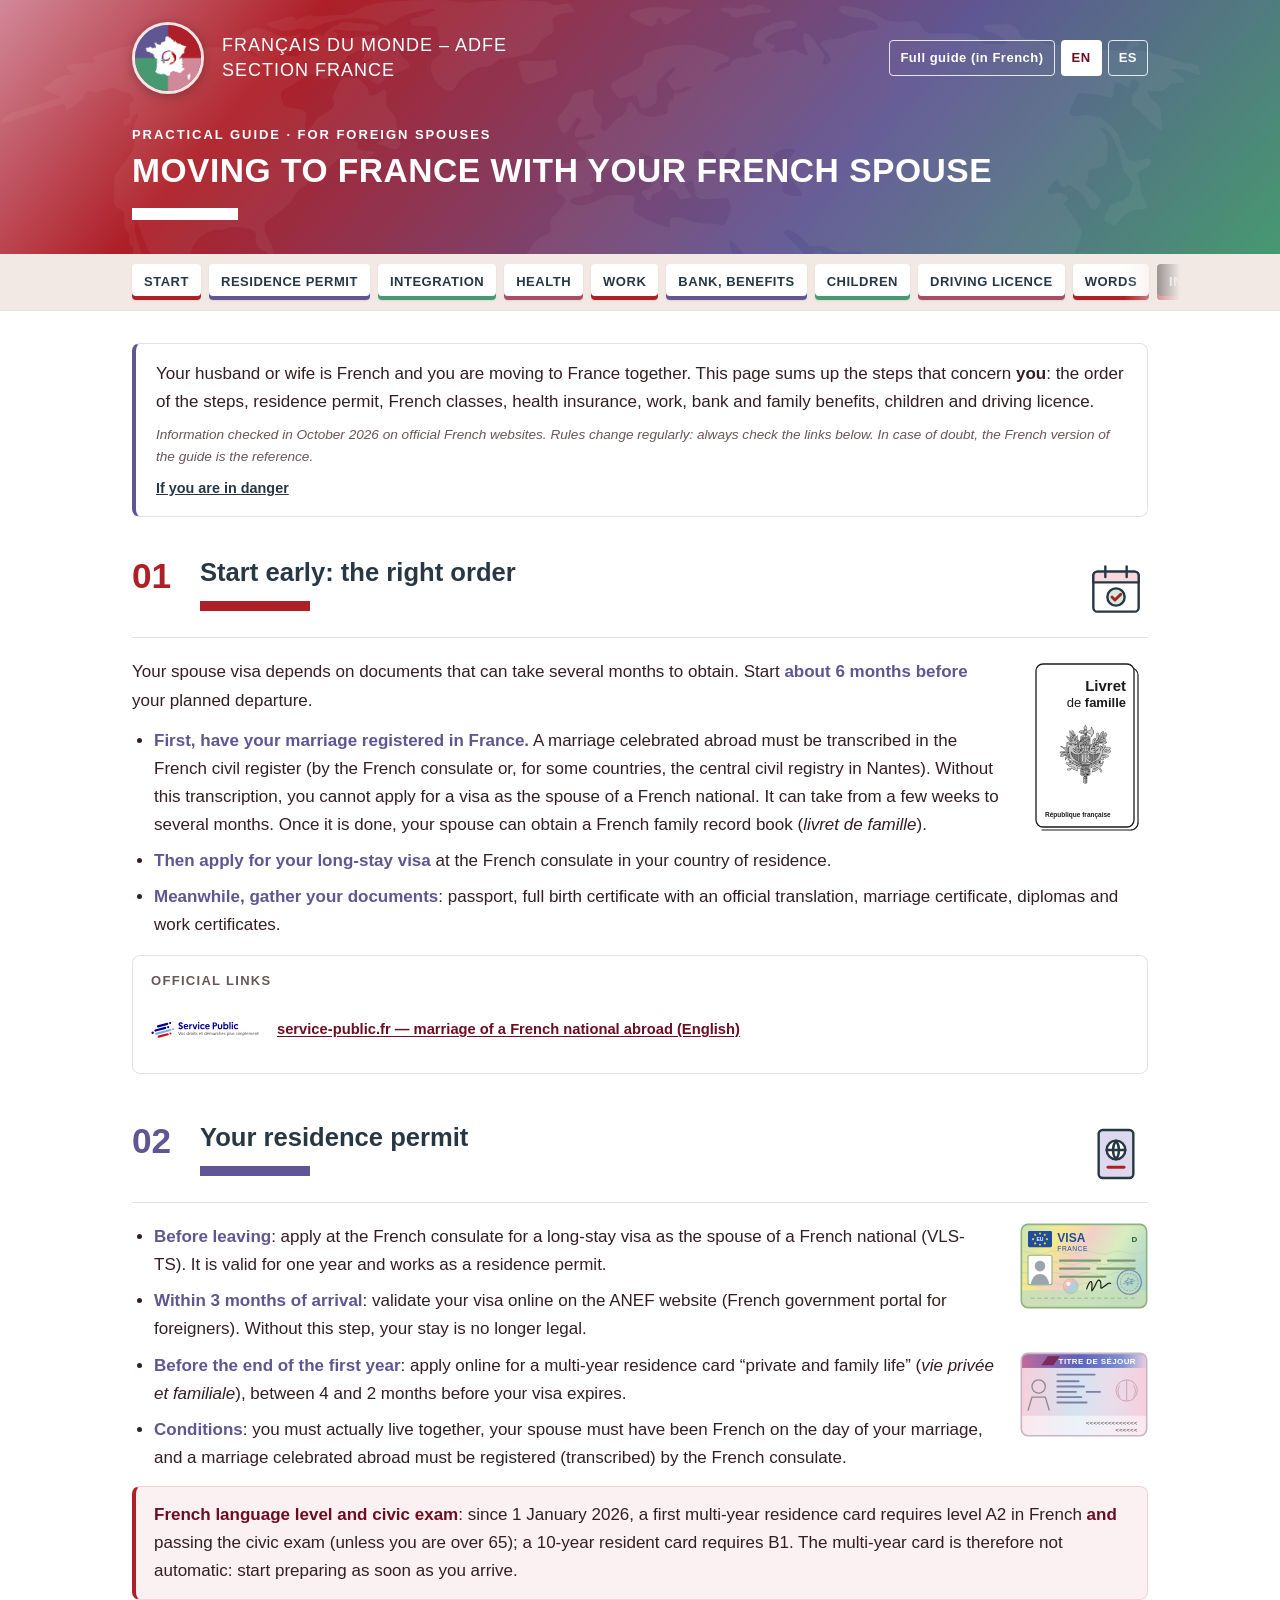
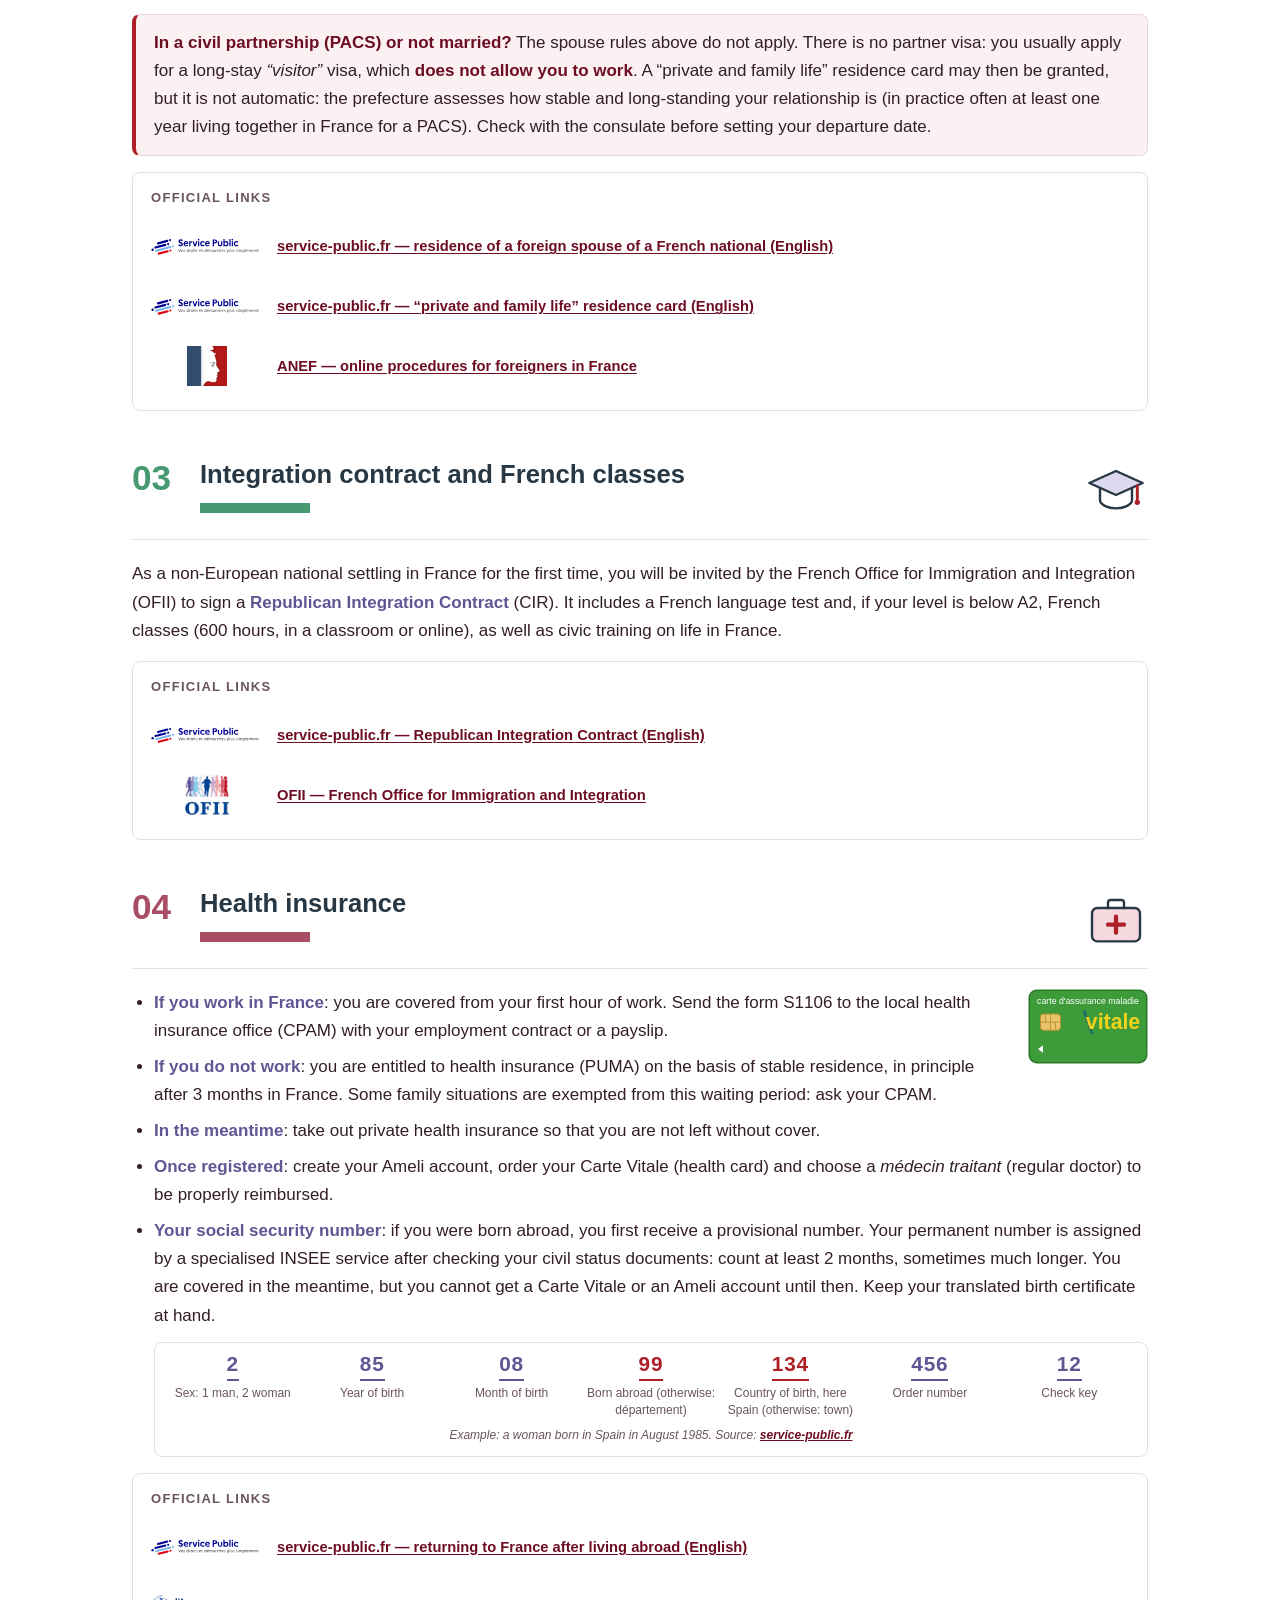
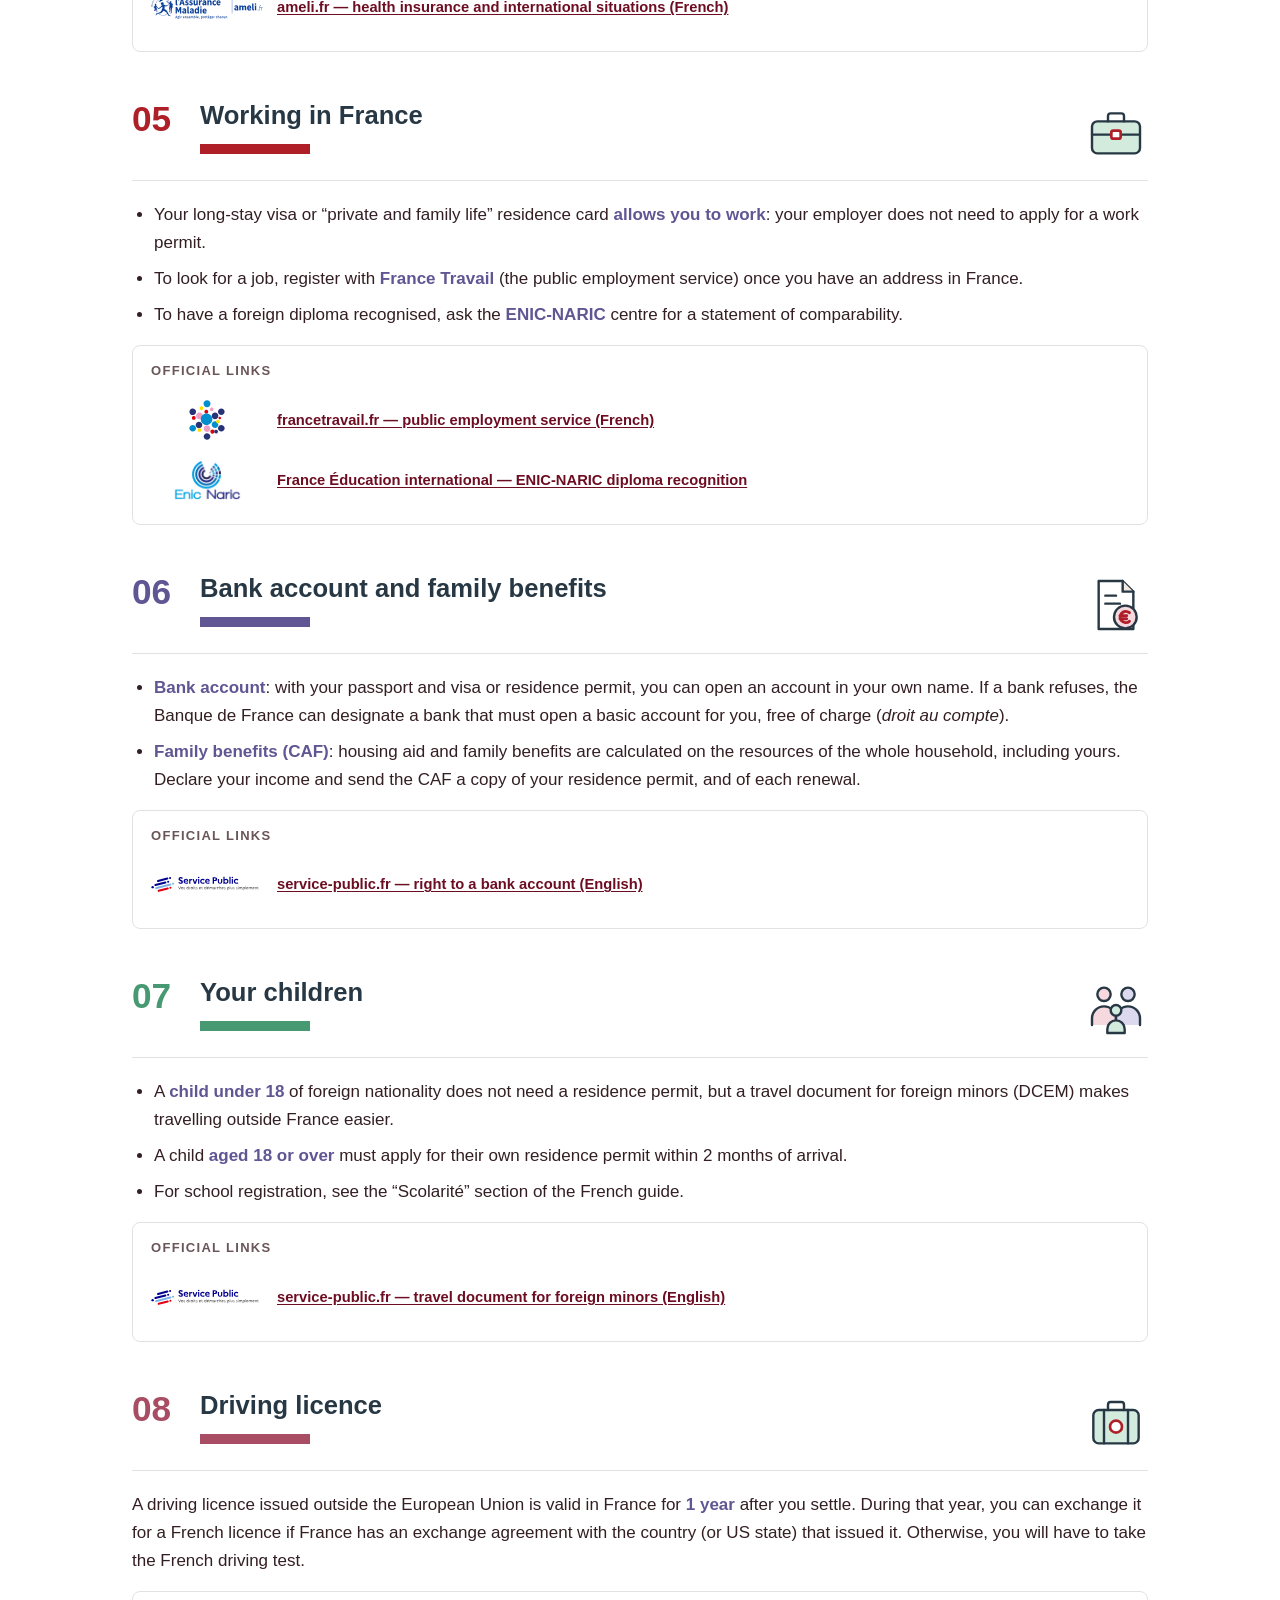
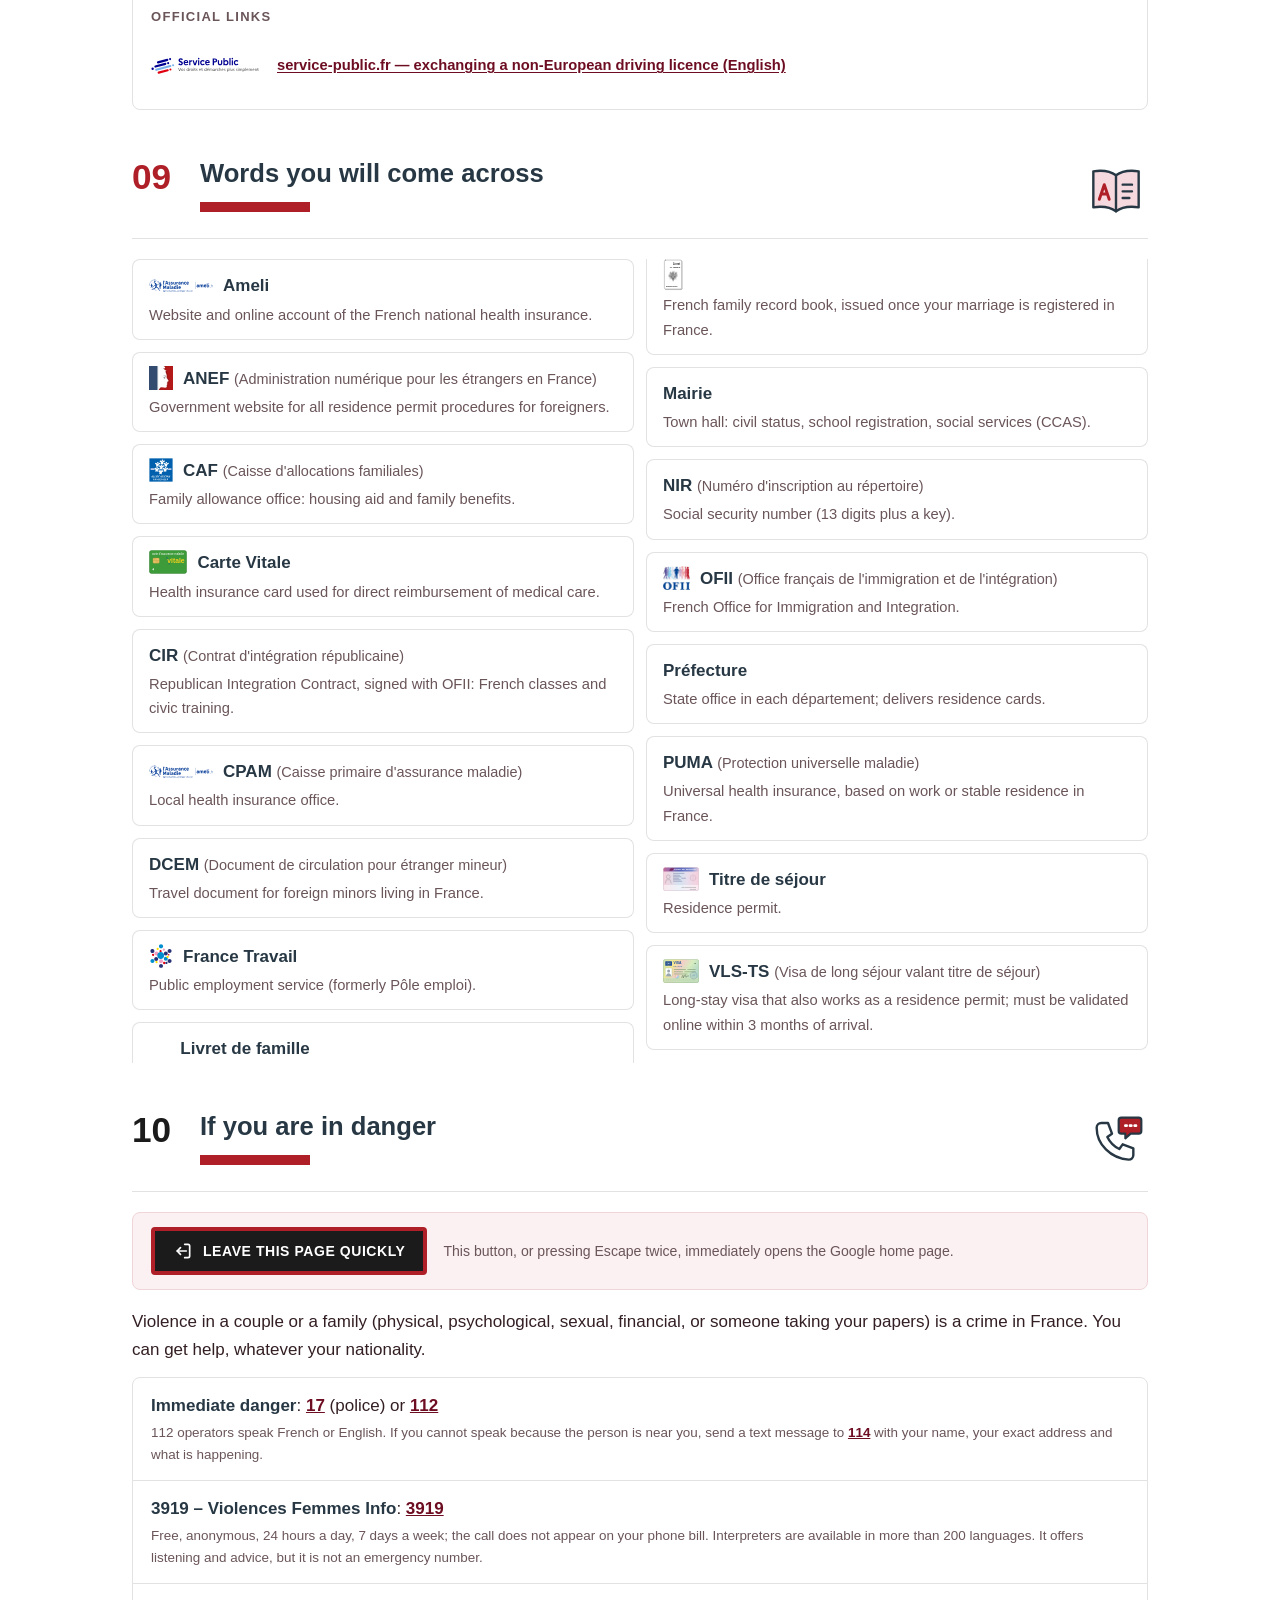
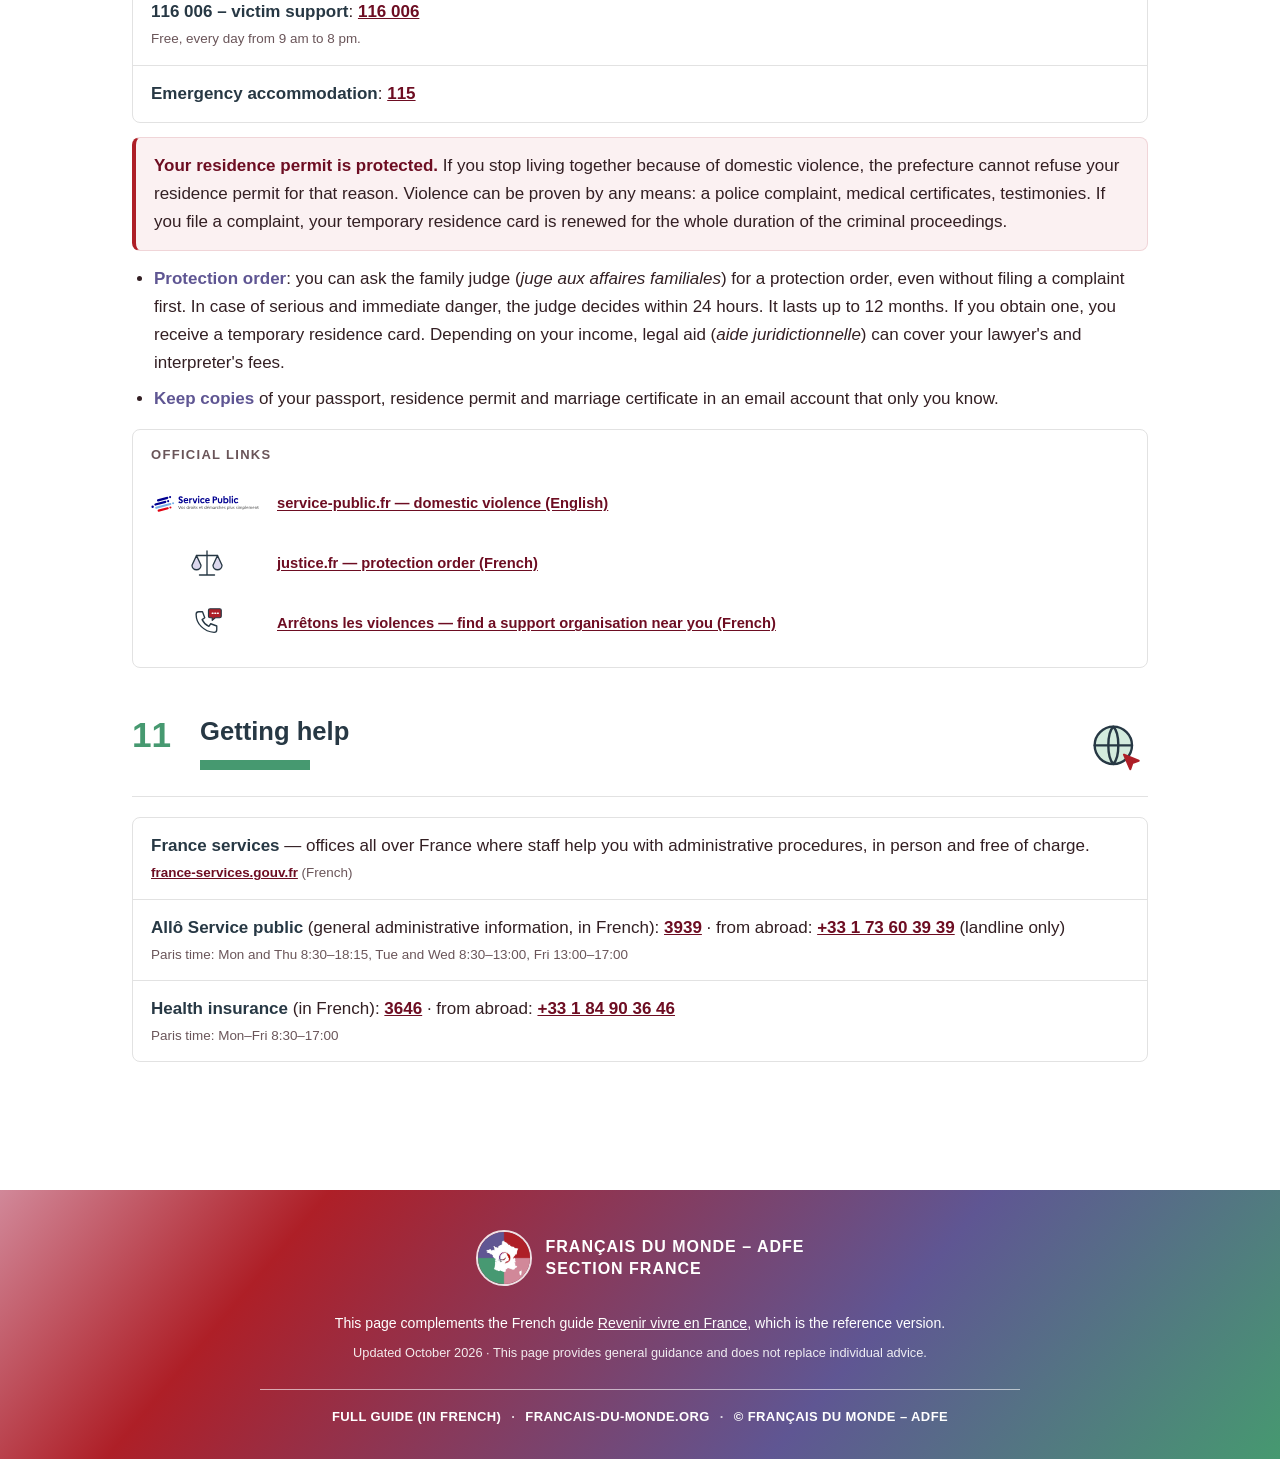
<file: conjoint-en.html>
<!DOCTYPE html>
<html lang="en">
<head>
<meta charset="UTF-8">
<meta name="viewport" content="width=device-width, initial-scale=1.0">
<title>Moving to France with your French spouse — Practical guide | ADFE</title>
<meta name="description" content="Residence permit, health insurance, work, French classes and children: what a foreign spouse needs to know when moving to France with a French partner.">
<link rel="alternate" hreflang="fr" href="index.html">
<link rel="alternate" hreflang="es" href="conjoint-es.html">
<link rel="canonical" href="https://wcg80.github.io/adfe-guichet-retour-france/conjoint-en.html">
<link rel="icon" type="image/png" href="assets/logo-section-france.png">
<link rel="apple-touch-icon" href="assets/logo-section-france.png">
<meta property="og:type" content="website">
<meta property="og:locale" content="en_GB">
<meta property="og:site_name" content="Français du monde – ADFE · Section France">
<meta property="og:title" content="Moving to France with your French spouse — Practical guide">
<meta property="og:description" content="Residence permit, health insurance, work, French classes and children: what a foreign spouse needs to know when moving to France with a French partner.">
<meta property="og:url" content="https://wcg80.github.io/adfe-guichet-retour-france/conjoint-en.html">
<meta property="og:image" content="https://wcg80.github.io/adfe-guichet-retour-france/assets/logo-section-france.png">
<meta property="og:image:width" content="315">
<meta property="og:image:height" content="314">
<meta property="og:image:alt" content="Logo of the France Section of Français du monde – ADFE">
<meta name="twitter:card" content="summary">
<link rel="stylesheet" href="assets/conjoint.css">
</head>
<body>

<div class="bandeau-site">
  <div class="bandeau-inner">
    <img class="logo-section" src="assets/logo-section-france.png" alt="Logo of the France Section" width="72" height="72">
    <span class="bandeau-nom">Français du monde – ADFE<span class="nom-section">Section France</span></span>
    <nav class="langues" aria-label="Language">
      <a href="index.html" hreflang="fr">Full guide (in French)</a>
      <strong aria-current="page">EN</strong>
      <a href="conjoint-es.html" hreflang="es" lang="es">ES</a>
    </nav>
  </div>
  <div class="titre-page">
  <span class="titre-surtitre">Practical guide · For foreign spouses</span>
  <h1>Moving to France with your French spouse</h1>
  </div>
</div>

<nav class="sommaire-wrap" aria-label="Page sections"><div class="sommaire" id="sommaire"><a href="#start">Start</a><a href="#residence">Residence permit</a><a href="#integration">Integration</a><a href="#health">Health</a><a href="#work">Work</a><a href="#bank">Bank, benefits</a><a href="#children">Children</a><a href="#licence">Driving licence</a><a href="#glossary">Words</a><a href="#danger" class="onglet-danger">In danger</a><a href="#contacts">Getting help</a></div></nav>

<main>

<div class="intro">
  <p>Your husband or wife is French and you are moving to France together. This page sums up the steps that concern <strong>you</strong>: the order of the steps, residence permit, French classes, health insurance, work, bank and family benefits, children and driving licence.</p>
  <p class="prudence">Information checked in October 2026 on official French websites. Rules change regularly: always check the links below. In case of doubt, the French version of the guide is the reference.</p>
  <p class="lien-danger"><a href="#danger">If you are in danger</a></p>
</div>

<section class="section" id="start">
  <div class="section-header"><span class="section-num">01</span><h2>Start early: the right order</h2><span class="section-picto" aria-hidden="true"><svg viewBox="0 0 48 48" aria-hidden="true"><rect x="7" y="11" width="34" height="30" rx="3" fill="#FFFFFF" stroke="#273844" stroke-width="1.8" stroke-linecap="round" stroke-linejoin="round"/><path d="M7 19v-5a3 3 0 0 1 3-3h28a3 3 0 0 1 3 3v5z" fill="#F6D9DF" stroke="#273844" stroke-width="1.8" stroke-linecap="round" stroke-linejoin="round"/><path d="M16 7v8M32 7v8" fill="none" stroke="#273844" stroke-width="1.8" stroke-linecap="round" stroke-linejoin="round"/><circle cx="24" cy="30" r="6.5" fill="#D3EBDD" stroke="#273844" stroke-width="1.8" stroke-linecap="round" stroke-linejoin="round"/><path d="M21 30l2.2 2.2L27.5 28" stroke="#AE1F27" stroke-width="2.2" stroke-linecap="round" stroke-linejoin="round" fill="none"/></svg></span></div>
  <img class="illus-livret" src="assets/livret-de-famille.svg" alt="Drawing of a French family record book (livret de famille)" width="120" height="180" loading="lazy">
  <p>Your spouse visa depends on documents that can take several months to obtain. Start <strong>about 6 months before</strong> your planned departure.</p>
  <ul>
    <li><strong>First, have your marriage registered in France.</strong> A marriage celebrated abroad must be transcribed in the French civil register (by the French consulate or, for some countries, the central civil registry in Nantes). Without this transcription, you cannot apply for a visa as the spouse of a French national. It can take from a few weeks to several months. Once it is done, your spouse can obtain a French family record book (<em>livret de famille</em>).</li>
    <li><strong>Then apply for your long-stay visa</strong> at the French consulate in your country of residence.</li>
    <li><strong>Meanwhile, gather your documents</strong>: passport, full birth certificate with an official translation, marriage certificate, diplomas and work certificates.</li>
  </ul>
  <div class="liens"><div class="liens-titre">Official links</div>
    <a class="lien-logo" href="https://www.service-public.gouv.fr/particuliers/vosdroits/F21614?lang=en" target="_blank" rel="noopener noreferrer"><span class="lien-logo-img"><img src="assets/logos/service-public.svg" alt="" loading="lazy"></span><span class="lien-logo-texte">service-public.fr — marriage of a French national abroad (English)</span></a>
  </div>
</section>

<section class="section" id="residence">
  <div class="section-header"><span class="section-num">02</span><h2>Your residence permit</h2><span class="section-picto" aria-hidden="true"><svg viewBox="0 0 48 48" aria-hidden="true"><rect x="11" y="6" width="26" height="36" rx="3" fill="#DCD8EE" stroke="#273844" stroke-width="1.8" stroke-linecap="round" stroke-linejoin="round"/><circle cx="24" cy="21" r="7" fill="#FFFFFF" stroke="#273844" stroke-width="1.8" stroke-linecap="round" stroke-linejoin="round"/><path d="M17 21h14M24 14c-3 4-3 10 0 14M24 14c3 4 3 10 0 14" fill="none" stroke="#273844" stroke-width="1.8" stroke-linecap="round" stroke-linejoin="round"/><path d="M18 34h12" stroke="#AE1F27" stroke-width="2.2" stroke-linecap="round" stroke-linejoin="round" fill="none"/></svg></span></div>
  <img class="illus-visa" src="assets/visa-vls-ts.svg" alt="Drawing of a French long-stay visa sticker" width="128" height="85" loading="lazy">
  <ul>
    <li><strong>Before leaving</strong>: apply at the French consulate for a long-stay visa as the spouse of a French national (VLS-TS). It is valid for one year and works as a residence permit.</li>
    <li><strong>Within 3 months of arrival</strong>: validate your visa online on the ANEF website (French government portal for foreigners). Without this step, your stay is no longer legal.</li>
    <li><img class="illus-carte-sejour" src="assets/carte-sejour.svg" alt="Drawing of a French residence permit card" width="128" height="85" loading="lazy"><strong>Before the end of the first year</strong>: apply online for a multi-year residence card “private and family life” (<em>vie privée et familiale</em>), between 4 and 2 months before your visa expires.</li>
    <li><strong>Conditions</strong>: you must actually live together, your spouse must have been French on the day of your marriage, and a marriage celebrated abroad must be registered (transcribed) by the French consulate.</li>
  </ul>
  <div class="alerte"><strong>French language level and civic exam</strong>: since 1 January 2026, a first multi-year residence card requires level A2 in French <strong>and</strong> passing the civic exam (unless you are over 65); a 10-year resident card requires B1. The multi-year card is therefore not automatic: start preparing as soon as you arrive.</div>
  <div class="alerte"><strong>In a civil partnership (PACS) or not married?</strong> The spouse rules above do not apply. There is no partner visa: you usually apply for a long-stay <em>“visitor”</em> visa, which <strong>does not allow you to work</strong>. A “private and family life” residence card may then be granted, but it is not automatic: the prefecture assesses how stable and long-standing your relationship is (in practice often at least one year living together in France for a PACS). Check with the consulate before setting your departure date.</div>
  <div class="liens"><div class="liens-titre">Official links</div>
    <a class="lien-logo" href="https://www.service-public.gouv.fr/particuliers/vosdroits/F1764?lang=en" target="_blank" rel="noopener noreferrer"><span class="lien-logo-img"><img src="assets/logos/service-public.svg" alt="" loading="lazy"></span><span class="lien-logo-texte">service-public.fr — residence of a foreign spouse of a French national (English)</span></a>
    <a class="lien-logo" href="https://www.service-public.gouv.fr/particuliers/vosdroits/F2209?lang=en" target="_blank" rel="noopener noreferrer"><span class="lien-logo-img"><img src="assets/logos/service-public.svg" alt="" loading="lazy"></span><span class="lien-logo-texte">service-public.fr — “private and family life” residence card (English)</span></a>
    <a class="lien-logo" href="https://administration-etrangers-en-france.interieur.gouv.fr/particuliers/" target="_blank" rel="noopener noreferrer"><span class="lien-logo-img"><img src="assets/logos/anef.png" alt="" loading="lazy"></span><span class="lien-logo-texte">ANEF — online procedures for foreigners in France</span></a>
  </div>
</section>

<section class="section" id="integration">
  <div class="section-header"><span class="section-num">03</span><h2>Integration contract and French classes</h2><span class="section-picto" aria-hidden="true"><svg viewBox="0 0 48 48" aria-hidden="true"><path d="M12 22v9c0 3 5.4 6 12 6s12-3 12-6v-9" fill="#FFFFFF" stroke="#273844" stroke-width="1.8" stroke-linecap="round" stroke-linejoin="round"/><path d="M4 18l20-9 20 9-20 9z" fill="#DCD8EE" stroke="#273844" stroke-width="1.8" stroke-linecap="round" stroke-linejoin="round"/><path d="M40 20v10" stroke="#AE1F27" stroke-width="2.2" stroke-linecap="round" stroke-linejoin="round" fill="none"/><circle cx="40" cy="32.5" r="2" fill="#AE1F27"/></svg></span></div>
  <p>As a non-European national settling in France for the first time, you will be invited by the French Office for Immigration and Integration (OFII) to sign a <strong>Republican Integration Contract</strong> (CIR). It includes a French language test and, if your level is below A2, French classes (600 hours, in a classroom or online), as well as civic training on life in France.</p>
  <div class="liens"><div class="liens-titre">Official links</div>
    <a class="lien-logo" href="https://www.service-public.gouv.fr/particuliers/vosdroits/F17048?lang=en" target="_blank" rel="noopener noreferrer"><span class="lien-logo-img"><img src="assets/logos/service-public.svg" alt="" loading="lazy"></span><span class="lien-logo-texte">service-public.fr — Republican Integration Contract (English)</span></a>
    <a class="lien-logo" href="https://www.ofii.fr/" target="_blank" rel="noopener noreferrer"><span class="lien-logo-img"><img src="assets/logos/ofii.jpg" alt="" loading="lazy"></span><span class="lien-logo-texte">OFII — French Office for Immigration and Integration</span></a>
  </div>
</section>

<section class="section" id="health">
  <div class="section-header"><span class="section-num">04</span><h2>Health insurance</h2><span class="section-picto" aria-hidden="true"><svg viewBox="0 0 48 48" aria-hidden="true"><rect x="6" y="15" width="36" height="25" rx="4" fill="#F6D9DF" stroke="#273844" stroke-width="1.8" stroke-linecap="round" stroke-linejoin="round"/><path d="M18 15v-4a2 2 0 0 1 2-2h8a2 2 0 0 1 2 2v4" fill="none" stroke="#273844" stroke-width="1.8" stroke-linecap="round" stroke-linejoin="round"/><path d="M24 21.5v12M18 27.5h12" stroke="#AE1F27" stroke-width="3.2" stroke-linecap="round" fill="none"/></svg></span></div>
  <img class="illus-vitale" src="assets/carte-vitale.svg" alt="Drawing of a Carte Vitale (French health insurance card)" width="120" height="75" loading="lazy">
  <ul>
    <li><strong>If you work in France</strong>: you are covered from your first hour of work. Send the form S1106 to the local health insurance office (CPAM) with your employment contract or a payslip.</li>
    <li><strong>If you do not work</strong>: you are entitled to health insurance (PUMA) on the basis of stable residence, in principle after 3 months in France. Some family situations are exempted from this waiting period: ask your CPAM.</li>
    <li><strong>In the meantime</strong>: take out private health insurance so that you are not left without cover.</li>
    <li><strong>Once registered</strong>: create your Ameli account, order your Carte Vitale (health card) and choose a <em>médecin traitant</em> (regular doctor) to be properly reimbursed.</li>
    <li><strong>Your social security number</strong>: if you were born abroad, you first receive a provisional number. Your permanent number is assigned by a specialised INSEE service after checking your civil status documents: count at least 2 months, sometimes much longer. You are covered in the meantime, but you cannot get a Carte Vitale or an Ameli account until then. Keep your translated birth certificate at hand.<figure class="nir" aria-label="Example of a social security number, digit by digit"><div class="nir-groupes"><div class="nir-g"><span class="nir-chiffres">2</span><span class="nir-legende">Sex: 1 man, 2 woman</span></div><div class="nir-g"><span class="nir-chiffres">85</span><span class="nir-legende">Year of birth</span></div><div class="nir-g"><span class="nir-chiffres">08</span><span class="nir-legende">Month of birth</span></div><div class="nir-g nir-etranger"><span class="nir-chiffres">99</span><span class="nir-legende">Born abroad (otherwise: département)</span></div><div class="nir-g nir-etranger"><span class="nir-chiffres">134</span><span class="nir-legende">Country of birth, here Spain (otherwise: town)</span></div><div class="nir-g"><span class="nir-chiffres">456</span><span class="nir-legende">Order number</span></div><div class="nir-g"><span class="nir-chiffres">12</span><span class="nir-legende">Check key</span></div></div><figcaption>Example: a woman born in Spain in August 1985. Source: <a href="https://www.service-public.gouv.fr/particuliers/vosdroits/F33078?lang=en" target="_blank" rel="noopener noreferrer">service-public.fr</a></figcaption></figure></li>
  </ul>
  <div class="liens"><div class="liens-titre">Official links</div>
    <a class="lien-logo" href="https://www.service-public.gouv.fr/particuliers/vosdroits/F32823?lang=en" target="_blank" rel="noopener noreferrer"><span class="lien-logo-img"><img src="assets/logos/service-public.svg" alt="" loading="lazy"></span><span class="lien-logo-texte">service-public.fr — returning to France after living abroad (English)</span></a>
    <a class="lien-logo" href="https://www.ameli.fr/assure/droits-demarches/europe-international" target="_blank" rel="noopener noreferrer"><span class="lien-logo-img"><img src="assets/logos/ameli.svg" alt="" loading="lazy"></span><span class="lien-logo-texte">ameli.fr — health insurance and international situations (French)</span></a>
  </div>
</section>

<section class="section" id="work">
  <div class="section-header"><span class="section-num">05</span><h2>Working in France</h2><span class="section-picto" aria-hidden="true"><svg viewBox="0 0 48 48" aria-hidden="true"><rect x="6" y="16" width="36" height="24" rx="4" fill="#D3EBDD" stroke="#273844" stroke-width="1.8" stroke-linecap="round" stroke-linejoin="round"/><path d="M18 16v-4a2 2 0 0 1 2-2h8a2 2 0 0 1 2 2v4M6 26h36" fill="none" stroke="#273844" stroke-width="1.8" stroke-linecap="round" stroke-linejoin="round"/><rect x="20.5" y="23" width="7" height="6" rx="1.5" fill="#FFFFFF" stroke="#AE1F27" stroke-width="2"/></svg></span></div>
  <ul>
    <li>Your long-stay visa or “private and family life” residence card <strong>allows you to work</strong>: your employer does not need to apply for a work permit.</li>
    <li>To look for a job, register with <strong>France Travail</strong> (the public employment service) once you have an address in France.</li>
    <li>To have a foreign diploma recognised, ask the <strong>ENIC-NARIC</strong> centre for a statement of comparability.</li>
  </ul>
  <div class="liens"><div class="liens-titre">Official links</div>
    <a class="lien-logo" href="https://www.francetravail.fr" target="_blank" rel="noopener noreferrer"><span class="lien-logo-img"><img src="assets/logos/france-travail.svg" alt="" loading="lazy"></span><span class="lien-logo-texte">francetravail.fr — public employment service (French)</span></a>
    <a class="lien-logo" href="https://www.france-education-international.fr/expertises/enic-naric" target="_blank" rel="noopener noreferrer"><span class="lien-logo-img"><img src="assets/logos/enic-naric.png" alt="" loading="lazy"></span><span class="lien-logo-texte">France Éducation international — ENIC-NARIC diploma recognition</span></a>
  </div>
</section>

<section class="section" id="bank">
  <div class="section-header"><span class="section-num">06</span><h2>Bank account and family benefits</h2><span class="section-picto" aria-hidden="true"><svg viewBox="0 0 48 48" aria-hidden="true"><path d="M11 6h18l8 8v28H11z" fill="#FFFFFF" stroke="#273844" stroke-width="1.8" stroke-linecap="round" stroke-linejoin="round"/><path d="M29 6v8h8" fill="#F2E8E4" stroke="#273844" stroke-width="1.8" stroke-linecap="round" stroke-linejoin="round"/><path d="M16 17h8M16 23h11" fill="none" stroke="#273844" stroke-width="1.8" stroke-linecap="round" stroke-linejoin="round"/><circle cx="31" cy="33" r="8.5" fill="#F6D9DF" stroke="#273844" stroke-width="1.8" stroke-linecap="round" stroke-linejoin="round"/><path d="M34 29.8a4.2 4.2 0 1 0 0 6.4M27 32h5M27 34.4h5" stroke="#AE1F27" stroke-width="2.2" stroke-linecap="round" stroke-linejoin="round" fill="none" stroke-width="1.8"/></svg></span></div>
  <ul>
    <li><strong>Bank account</strong>: with your passport and visa or residence permit, you can open an account in your own name. If a bank refuses, the Banque de France can designate a bank that must open a basic account for you, free of charge (<em>droit au compte</em>).</li>
    <li><strong>Family benefits (CAF)</strong>: housing aid and family benefits are calculated on the resources of the whole household, including yours. Declare your income and send the CAF a copy of your residence permit, and of each renewal.</li>
  </ul>
  <div class="liens"><div class="liens-titre">Official links</div>
    <a class="lien-logo" href="https://www.service-public.gouv.fr/particuliers/vosdroits/F2417?lang=en" target="_blank" rel="noopener noreferrer"><span class="lien-logo-img"><img src="assets/logos/service-public.svg" alt="" loading="lazy"></span><span class="lien-logo-texte">service-public.fr — right to a bank account (English)</span></a>
  </div>
</section>

<section class="section" id="children">
  <div class="section-header"><span class="section-num">07</span><h2>Your children</h2><span class="section-picto" aria-hidden="true"><svg viewBox="0 0 48 48" aria-hidden="true"><circle cx="15" cy="13" r="5" fill="#F6D9DF" stroke="#273844" stroke-width="1.8" stroke-linecap="round" stroke-linejoin="round"/><path d="M6 36v-5a9 9 0 0 1 18 0v5" fill="#F6D9DF" stroke="#273844" stroke-width="1.8" stroke-linecap="round" stroke-linejoin="round"/><circle cx="33" cy="13" r="5" fill="#DCD8EE" stroke="#273844" stroke-width="1.8" stroke-linecap="round" stroke-linejoin="round"/><path d="M24 36v-5a9 9 0 0 1 18 0v5" fill="#DCD8EE" stroke="#273844" stroke-width="1.8" stroke-linecap="round" stroke-linejoin="round"/><circle cx="24" cy="25" r="4" fill="#D3EBDD" stroke="#273844" stroke-width="1.8" stroke-linecap="round" stroke-linejoin="round"/><path d="M17.5 42v-3a6.5 6.5 0 0 1 13 0v3z" fill="#D3EBDD" stroke="#273844" stroke-width="1.8" stroke-linecap="round" stroke-linejoin="round"/></svg></span></div>
  <ul>
    <li>A <strong>child under 18</strong> of foreign nationality does not need a residence permit, but a travel document for foreign minors (DCEM) makes travelling outside France easier.</li>
    <li>A child <strong>aged 18 or over</strong> must apply for their own residence permit within 2 months of arrival.</li>
    <li>For school registration, see the “Scolarité” section of the French guide.</li>
  </ul>
  <div class="liens"><div class="liens-titre">Official links</div>
    <a class="lien-logo" href="https://www.service-public.gouv.fr/particuliers/vosdroits/F2718?lang=en" target="_blank" rel="noopener noreferrer"><span class="lien-logo-img"><img src="assets/logos/service-public.svg" alt="" loading="lazy"></span><span class="lien-logo-texte">service-public.fr — travel document for foreign minors (English)</span></a>
  </div>
</section>

<section class="section" id="licence">
  <div class="section-header"><span class="section-num">08</span><h2>Driving licence</h2><span class="section-picto" aria-hidden="true"><svg viewBox="0 0 48 48" aria-hidden="true"><rect x="7" y="15" width="34" height="25" rx="4" fill="#D3EBDD" stroke="#273844" stroke-width="1.8" stroke-linecap="round" stroke-linejoin="round"/><path d="M18 15v-4a2 2 0 0 1 2-2h8a2 2 0 0 1 2 2v4M15 15v25M33 15v25" fill="none" stroke="#273844" stroke-width="1.8" stroke-linecap="round" stroke-linejoin="round"/><circle cx="24" cy="27.5" r="4.5" fill="#FFFFFF" stroke="#AE1F27" stroke-width="2"/></svg></span></div>
  <p>A driving licence issued outside the European Union is valid in France for <strong>1 year</strong> after you settle. During that year, you can exchange it for a French licence if France has an exchange agreement with the country (or US state) that issued it. Otherwise, you will have to take the French driving test.</p>
  <div class="liens"><div class="liens-titre">Official links</div>
    <a class="lien-logo" href="https://www.service-public.gouv.fr/particuliers/vosdroits/F1460?lang=en" target="_blank" rel="noopener noreferrer"><span class="lien-logo-img"><img src="assets/logos/service-public.svg" alt="" loading="lazy"></span><span class="lien-logo-texte">service-public.fr — exchanging a non-European driving licence (English)</span></a>
  </div>
</section>

<section class="section" id="glossary">
  <div class="section-header"><span class="section-num">09</span><h2>Words you will come across</h2><span class="section-picto" aria-hidden="true"><svg viewBox="0 0 48 48" aria-hidden="true"><path d="M24 13c-4-3-10-4-17-3v27c7-1 13 0 17 3 4-3 10-4 17-3V10c-7-1-13 0-17 3z" fill="#F6D9DF" stroke="#273844" stroke-width="1.8" stroke-linecap="round" stroke-linejoin="round"/><path d="M24 13v27M29 20h7M29 25h7M29 30h5" fill="none" stroke="#273844" stroke-width="1.8" stroke-linecap="round" stroke-linejoin="round"/><path d="M11.5 31l3.7-11 3.7 11M12.8 27h4.8" stroke="#AE1F27" stroke-width="2.2" stroke-linecap="round" stroke-linejoin="round" fill="none" stroke-width="2"/></svg></span></div>
  <dl class="glossaire">
    <dt><img class="gl-logo" src="assets/logos/ameli.svg" alt="" loading="lazy">Ameli</dt><dd>Website and online account of the French national health insurance.</dd>
    <dt><img class="gl-logo" src="assets/logos/anef.png" alt="" loading="lazy"><span>ANEF <span class="gl-complet" lang="fr">(Administration numérique pour les étrangers en France)</span></span></dt><dd>Government website for all residence permit procedures for foreigners.</dd>
    <dt><img class="gl-logo" src="assets/logos/caf.svg" alt="" loading="lazy"><span>CAF <span class="gl-complet" lang="fr">(Caisse d'allocations familiales)</span></span></dt><dd>Family allowance office: housing aid and family benefits.</dd>
    <dt><img class="gl-logo" src="assets/carte-vitale.svg" alt="" loading="lazy">Carte Vitale</dt><dd>Health insurance card used for direct reimbursement of medical care.</dd>
    <dt><span>CIR <span class="gl-complet" lang="fr">(Contrat d'intégration républicaine)</span></span></dt><dd>Republican Integration Contract, signed with OFII: French classes and civic training.</dd>
    <dt><img class="gl-logo" src="assets/logos/ameli.svg" alt="" loading="lazy"><span>CPAM <span class="gl-complet" lang="fr">(Caisse primaire d'assurance maladie)</span></span></dt><dd>Local health insurance office.</dd>
    <dt><span>DCEM <span class="gl-complet" lang="fr">(Document de circulation pour étranger mineur)</span></span></dt><dd>Travel document for foreign minors living in France.</dd>
    <dt><img class="gl-logo" src="assets/logos/france-travail.svg" alt="" loading="lazy">France Travail</dt><dd>Public employment service (formerly Pôle emploi).</dd>
    <dt><img class="gl-logo gl-logo-livret" src="assets/livret-de-famille.svg" alt="" loading="lazy">Livret de famille</dt><dd>French family record book, issued once your marriage is registered in France.</dd>
    <dt>Mairie</dt><dd>Town hall: civil status, school registration, social services (CCAS).</dd>
    <dt><span>NIR <span class="gl-complet" lang="fr">(Numéro d'inscription au répertoire)</span></span></dt><dd>Social security number (13 digits plus a key).</dd>
    <dt><img class="gl-logo" src="assets/logos/ofii.jpg" alt="" loading="lazy"><span>OFII <span class="gl-complet" lang="fr">(Office français de l'immigration et de l'intégration)</span></span></dt><dd>French Office for Immigration and Integration.</dd>
    <dt>Préfecture</dt><dd>State office in each département; delivers residence cards.</dd>
    <dt><span>PUMA <span class="gl-complet" lang="fr">(Protection universelle maladie)</span></span></dt><dd>Universal health insurance, based on work or stable residence in France.</dd>
    <dt><img class="gl-logo" src="assets/carte-sejour.svg" alt="" loading="lazy">Titre de séjour</dt><dd>Residence permit.</dd>
    <dt><img class="gl-logo" src="assets/visa-vls-ts.svg" alt="" loading="lazy"><span>VLS-TS <span class="gl-complet" lang="fr">(Visa de long séjour valant titre de séjour)</span></span></dt><dd>Long-stay visa that also works as a residence permit; must be validated online within 3 months of arrival.</dd>
  </dl>
</section>

<section class="section" id="danger">
  <div class="section-header"><span class="section-num">10</span><h2>If you are in danger</h2><span class="section-picto" aria-hidden="true"><svg viewBox="0 0 48 48" aria-hidden="true"><path class="trait" d="M13 9l5 0 3 8-3.5 2.5a19 19 0 0 0 9 9L29 25l8 3v5c0 2-1.5 3.5-3.5 3.5C20 35.5 9.5 25 9.5 12.5 9.5 10.5 11 9 13 9z" fill="#FFFFFF" stroke="#273844" stroke-width="1.8" stroke-linejoin="round"/><path class="trait" d="M28 5h13a2 2 0 0 1 2 2v8a2 2 0 0 1-2 2h-6l-4 3.5V17h-3a2 2 0 0 1-2-2V7a2 2 0 0 1 2-2z" fill="#AE1F27" stroke="#273844" stroke-width="1.6" stroke-linejoin="round"/><path d="M31 11h1M34.5 11h1M38 11h1" stroke="#FFFFFF" stroke-width="2" stroke-linecap="round"/></svg></span></div>
  <div class="sortie-rapide"><button type="button" class="quitter-vite-texte"><svg viewBox="0 0 24 24" fill="none" stroke="currentColor" stroke-width="2" stroke-linecap="round" stroke-linejoin="round" aria-hidden="true"><path d="M14 4h4a2 2 0 0 1 2 2v12a2 2 0 0 1-2 2h-4"/><path d="M9 8l-4 4 4 4"/><path d="M5 12h11"/></svg>Leave this page quickly</button><p>This button, or pressing Escape twice, immediately opens the Google home page.</p></div>
  <p>Violence in a couple or a family (physical, psychological, sexual, financial, or someone taking your papers) is a crime in France. You can get help, whatever your nationality.</p>
  <ul class="numeros">
    <li><strong>Immediate danger</strong>: <a href="tel:17">17</a> (police) or <a href="tel:112">112</a>
      <span class="horaires">112 operators speak French or English. If you cannot speak because the person is near you, send a text message to <a href="sms:114">114</a> with your name, your exact address and what is happening.</span></li>
    <li><strong>3919 – Violences Femmes Info</strong>: <a href="tel:3919">3919</a>
      <span class="horaires">Free, anonymous, 24 hours a day, 7 days a week; the call does not appear on your phone bill. Interpreters are available in more than 200 languages. It offers listening and advice, but it is not an emergency number.</span></li>
    <li><strong>116 006 – victim support</strong>: <a href="tel:116006">116 006</a>
      <span class="horaires">Free, every day from 9 am to 8 pm.</span></li>
    <li><strong>Emergency accommodation</strong>: <a href="tel:115">115</a></li>
  </ul>
  <div class="alerte"><strong>Your residence permit is protected.</strong> If you stop living together because of domestic violence, the prefecture cannot refuse your residence permit for that reason. Violence can be proven by any means: a police complaint, medical certificates, testimonies. If you file a complaint, your temporary residence card is renewed for the whole duration of the criminal proceedings.</div>
  <ul>
    <li><strong>Protection order</strong>: you can ask the family judge (<em>juge aux affaires familiales</em>) for a protection order, even without filing a complaint first. In case of serious and immediate danger, the judge decides within 24 hours. It lasts up to 12 months. If you obtain one, you receive a temporary residence card. Depending on your income, legal aid (<em>aide juridictionnelle</em>) can cover your lawyer's and interpreter's fees.</li>
    <li><strong>Keep copies</strong> of your passport, residence permit and marriage certificate in an email account that only you know.</li>
  </ul>
  <div class="liens"><div class="liens-titre">Official links</div>
    <a class="lien-logo" href="https://www.service-public.gouv.fr/particuliers/vosdroits/F12544?lang=en" target="_blank" rel="noopener noreferrer"><span class="lien-logo-img"><img src="assets/logos/service-public.svg" alt="" loading="lazy"></span><span class="lien-logo-texte">service-public.fr — domestic violence (English)</span></a>
    <a class="lien-logo" href="https://www.justice.fr/themes/ordonnance-protection" target="_blank" rel="noopener noreferrer"><span class="lien-logo-img"><svg viewBox="0 0 48 48" aria-hidden="true"><path d="M24 8v32M14 40h20M10 14h28" fill="none" stroke="#273844" stroke-width="1.8" stroke-linecap="round"/><path d="M10 14l-6 13a6 6 0 0 0 12 0zM38 14l-6 13a6 6 0 0 0 12 0z" fill="#DCD8EE" stroke="#273844" stroke-width="1.8" stroke-linejoin="round"/></svg></span><span class="lien-logo-texte">justice.fr — protection order (French)</span></a>
    <a class="lien-logo" href="https://annuaire.arretonslesviolences.gouv.fr/" target="_blank" rel="noopener noreferrer"><span class="lien-logo-img"><svg viewBox="0 0 48 48" aria-hidden="true"><path class="trait" d="M13 9l5 0 3 8-3.5 2.5a19 19 0 0 0 9 9L29 25l8 3v5c0 2-1.5 3.5-3.5 3.5C20 35.5 9.5 25 9.5 12.5 9.5 10.5 11 9 13 9z" fill="#FFFFFF" stroke="#273844" stroke-width="1.8" stroke-linejoin="round"/><path class="trait" d="M28 5h13a2 2 0 0 1 2 2v8a2 2 0 0 1-2 2h-6l-4 3.5V17h-3a2 2 0 0 1-2-2V7a2 2 0 0 1 2-2z" fill="#AE1F27" stroke="#273844" stroke-width="1.6" stroke-linejoin="round"/><path d="M31 11h1M34.5 11h1M38 11h1" stroke="#FFFFFF" stroke-width="2" stroke-linecap="round"/></svg></span><span class="lien-logo-texte">Arrêtons les violences — find a support organisation near you (French)</span></a>
  </div>
</section>

<section class="section" id="contacts">
  <div class="section-header"><span class="section-num">11</span><h2>Getting help</h2><span class="section-picto" aria-hidden="true"><svg viewBox="0 0 48 48" aria-hidden="true"><circle cx="22" cy="22" r="14" fill="#D3EBDD" stroke="#273844" stroke-width="1.8" stroke-linecap="round" stroke-linejoin="round"/><path d="M8 22h28M22 8c-5 5-5 23 0 28M22 8c5 5 5 23 0 28" fill="none" stroke="#273844" stroke-width="1.8" stroke-linecap="round" stroke-linejoin="round"/><path d="M30 29l11 4.6-4.7 1.6-1.6 4.7z" fill="#AE1F27" stroke="#AE1F27" stroke-width="1.6" stroke-linejoin="round"/></svg></span></div>
  <ul class="numeros">
    <li><strong>France services</strong> — offices all over France where staff help you with administrative procedures, in person and free of charge.
      <span class="horaires"><a href="https://www.france-services.gouv.fr/" target="_blank" rel="noopener noreferrer">france-services.gouv.fr</a> (French)</span></li>
    <li><strong>Allô Service public</strong> (general administrative information, in French): <a href="tel:3939">3939</a> · from abroad: <a href="tel:+33173603939">+33 1 73 60 39 39</a> (landline only)
      <span class="horaires">Paris time: Mon and Thu 8:30–18:15, Tue and Wed 8:30–13:00, Fri 13:00–17:00</span></li>
    <li><strong>Health insurance</strong> (in French): <a href="tel:3646">3646</a> · from abroad: <a href="tel:+33184903646">+33 1 84 90 36 46</a>
      <span class="horaires">Paris time: Mon–Fri 8:30–17:00</span></li>
  </ul>
</section>

</main>

<button type="button" class="quitter-vite" id="quitter-vite"><svg viewBox="0 0 24 24" fill="none" stroke="currentColor" stroke-width="2" stroke-linecap="round" stroke-linejoin="round" aria-hidden="true"><path d="M14 4h4a2 2 0 0 1 2 2v12a2 2 0 0 1-2 2h-4"/><path d="M9 8l-4 4 4 4"/><path d="M5 12h11"/></svg>Leave this page quickly</button>

<footer class="pied-site">
  <div class="pied-marque"><img src="assets/logo-section-france.png" alt="" width="56" height="56"><div class="pied-nom">Français du monde – ADFE<br>Section France</div></div>
  <p>This page complements the French guide <a href="index.html">Revenir vivre en France</a>, which is the reference version.</p>
  <p class="pied-mention">Updated October 2026 · This page provides general guidance and does not replace individual advice.</p>
  <nav class="pied-barre" aria-label="Footer"><a href="index.html" hreflang="fr">Full guide (in French)</a><a href="https://francais-du-monde.org/" target="_blank" rel="noopener noreferrer">francais-du-monde.org</a><span>© Français du monde – ADFE</span></nav>
</footer>

<script>
// Rangée d'onglets : fondu sur le bord quand d'autres onglets sont cachés de ce côté
(() => {
  const rangee = document.getElementById('sommaire');
  if (!rangee) return;
  const maj = () => {
    const fin = rangee.scrollWidth - rangee.clientWidth;
    rangee.classList.toggle('suite-droite', fin > 2 && rangee.scrollLeft < fin - 2);
    rangee.classList.toggle('suite-gauche', fin > 2 && rangee.scrollLeft > 2);
  };
  rangee.addEventListener('scroll', maj, { passive: true });
  window.addEventListener('resize', maj);
  maj();
})();
// Partie « danger » : bouton « Quitter rapidement » visible quand la partie est à l'écran ;
// il revient d'abord à l'entrée d'arrivée sur la page, puis la remplace par un site neutre :
// le bouton Retour ne ramène ni ici ni dans une autre partie de la page
(() => {
  const partie = document.getElementById('danger');
  const btn = document.getElementById('quitter-vite');
  // Chaque clic sur un onglet ajoute une entrée à l'historique : on note son rang (0 = arrivée sur la page)
  let rangCourant = (history.state && history.state.adfe) || 0;
  if (!history.state || history.state.adfe === undefined) history.replaceState({ ...(history.state || {}), adfe: rangCourant }, '');
  const noterRang = () => {
    if (history.state && history.state.adfe !== undefined) rangCourant = history.state.adfe;
    else { rangCourant += 1; history.replaceState({ adfe: rangCourant }, ''); }
  };
  window.addEventListener('hashchange', noterRang);
  window.addEventListener('popstate', noterRang);
  let sortieEnCours = false;
  const quitterVite = () => {
    if (sortieEnCours) return;
    sortieEnCours = true;
    // On remonte l'historique une entrée à la fois en effaçant l'ancre de chaque adresse,
    // puis on remplace l'entrée d'arrivée sur la page par un site neutre
    let restant = rangCourant, filet;
    const sortir = () => location.replace('https://www.google.com/');
    const etape = () => {
      clearTimeout(filet);
      try { history.replaceState(null, '', location.pathname); } catch (e) {}
      if (restant > 0) {
        restant -= 1;
        // Filet de sécurité si le navigateur ne signale pas le retour
        filet = setTimeout(sortir, 600);
        history.back();
      } else { window.removeEventListener('popstate', etape); sortir(); }
    };
    window.addEventListener('popstate', etape);
    etape();
  };
  document.querySelectorAll('.quitter-vite, .quitter-vite-texte').forEach(b => b.addEventListener('click', quitterVite));
  if ('IntersectionObserver' in window) {
    new IntersectionObserver(es => document.body.classList.toggle('vue-danger', es[0].isIntersecting)).observe(partie);
  } else {
    document.body.classList.add('vue-danger');
  }
  // Deux appuis rapides sur Échap font la même chose, quand la partie est à l'écran
  let dernierEchap = 0;
  document.addEventListener('keydown', e => {
    if (e.key !== 'Escape' || !document.body.classList.contains('vue-danger')) return;
    const maintenant = Date.now();
    if (maintenant - dernierEchap < 800) quitterVite();
    dernierEchap = maintenant;
  });
})();
</script>
</body>
</html>
</file>
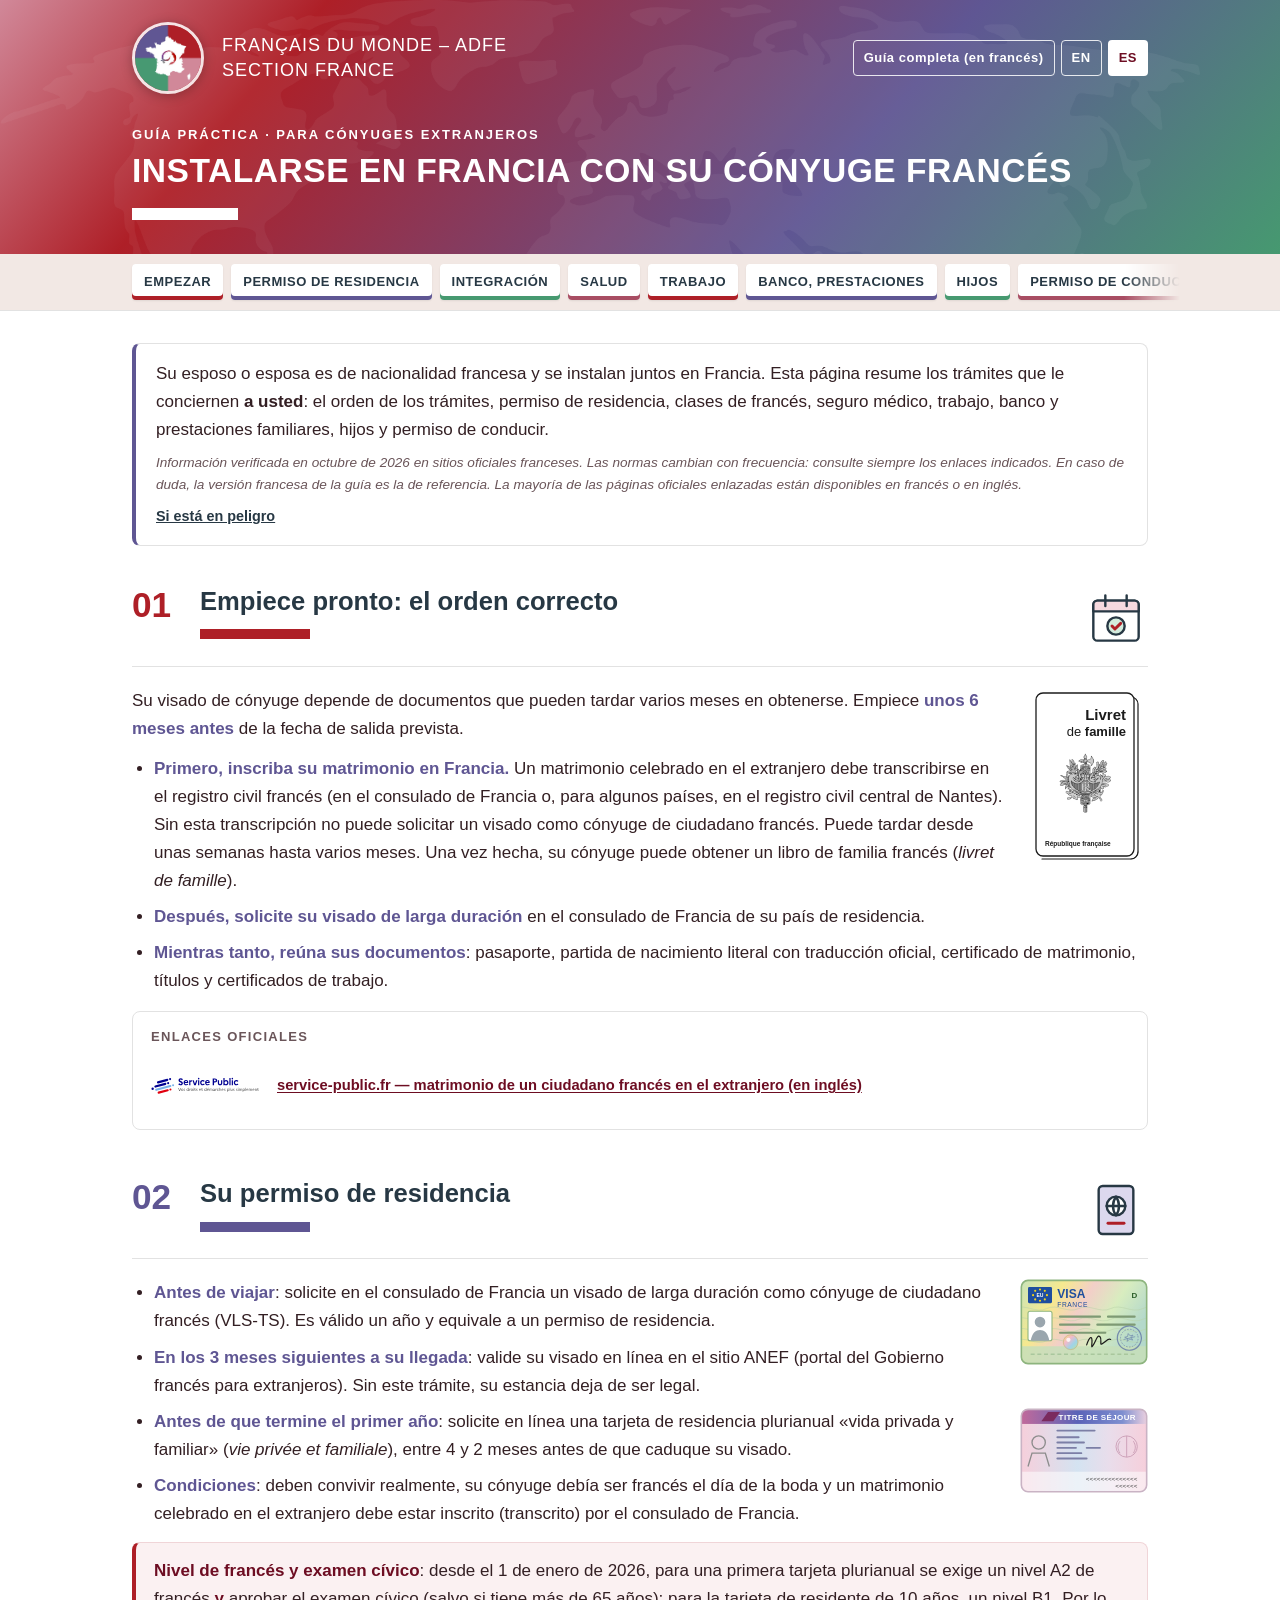
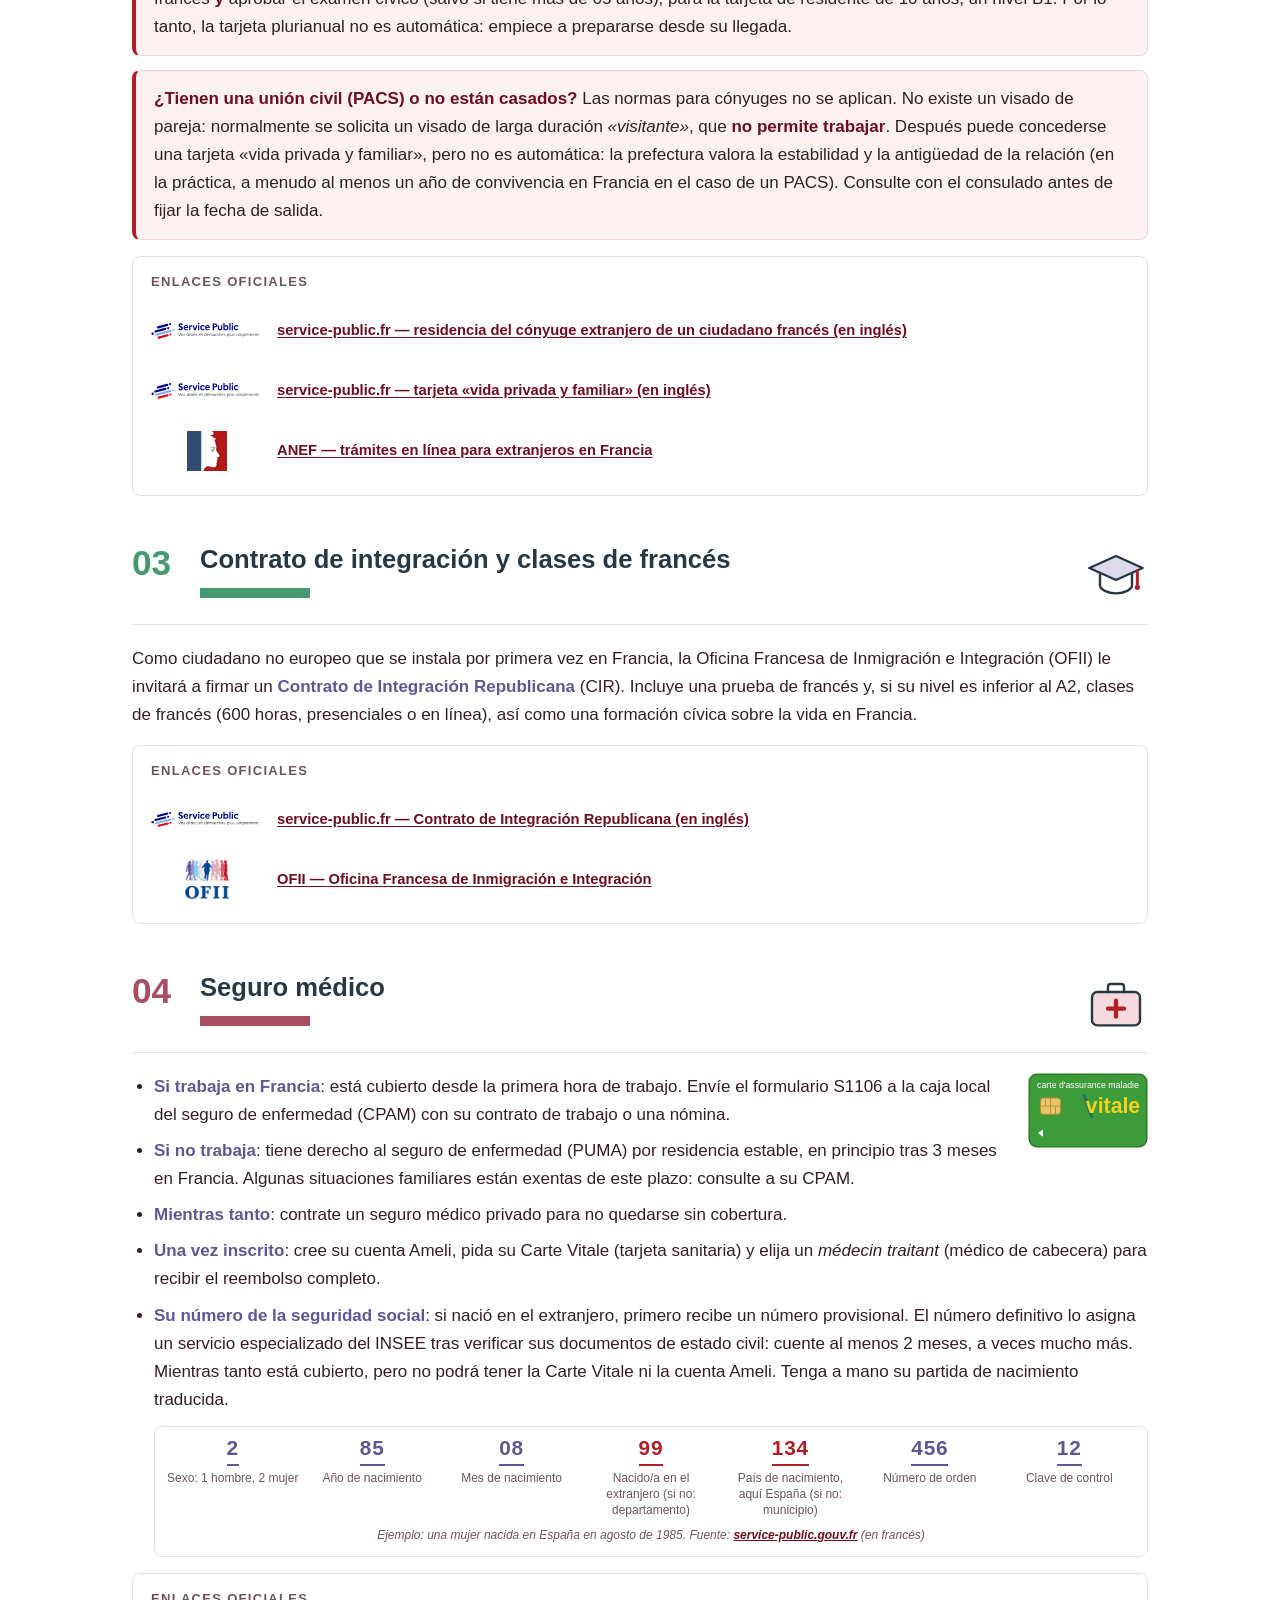
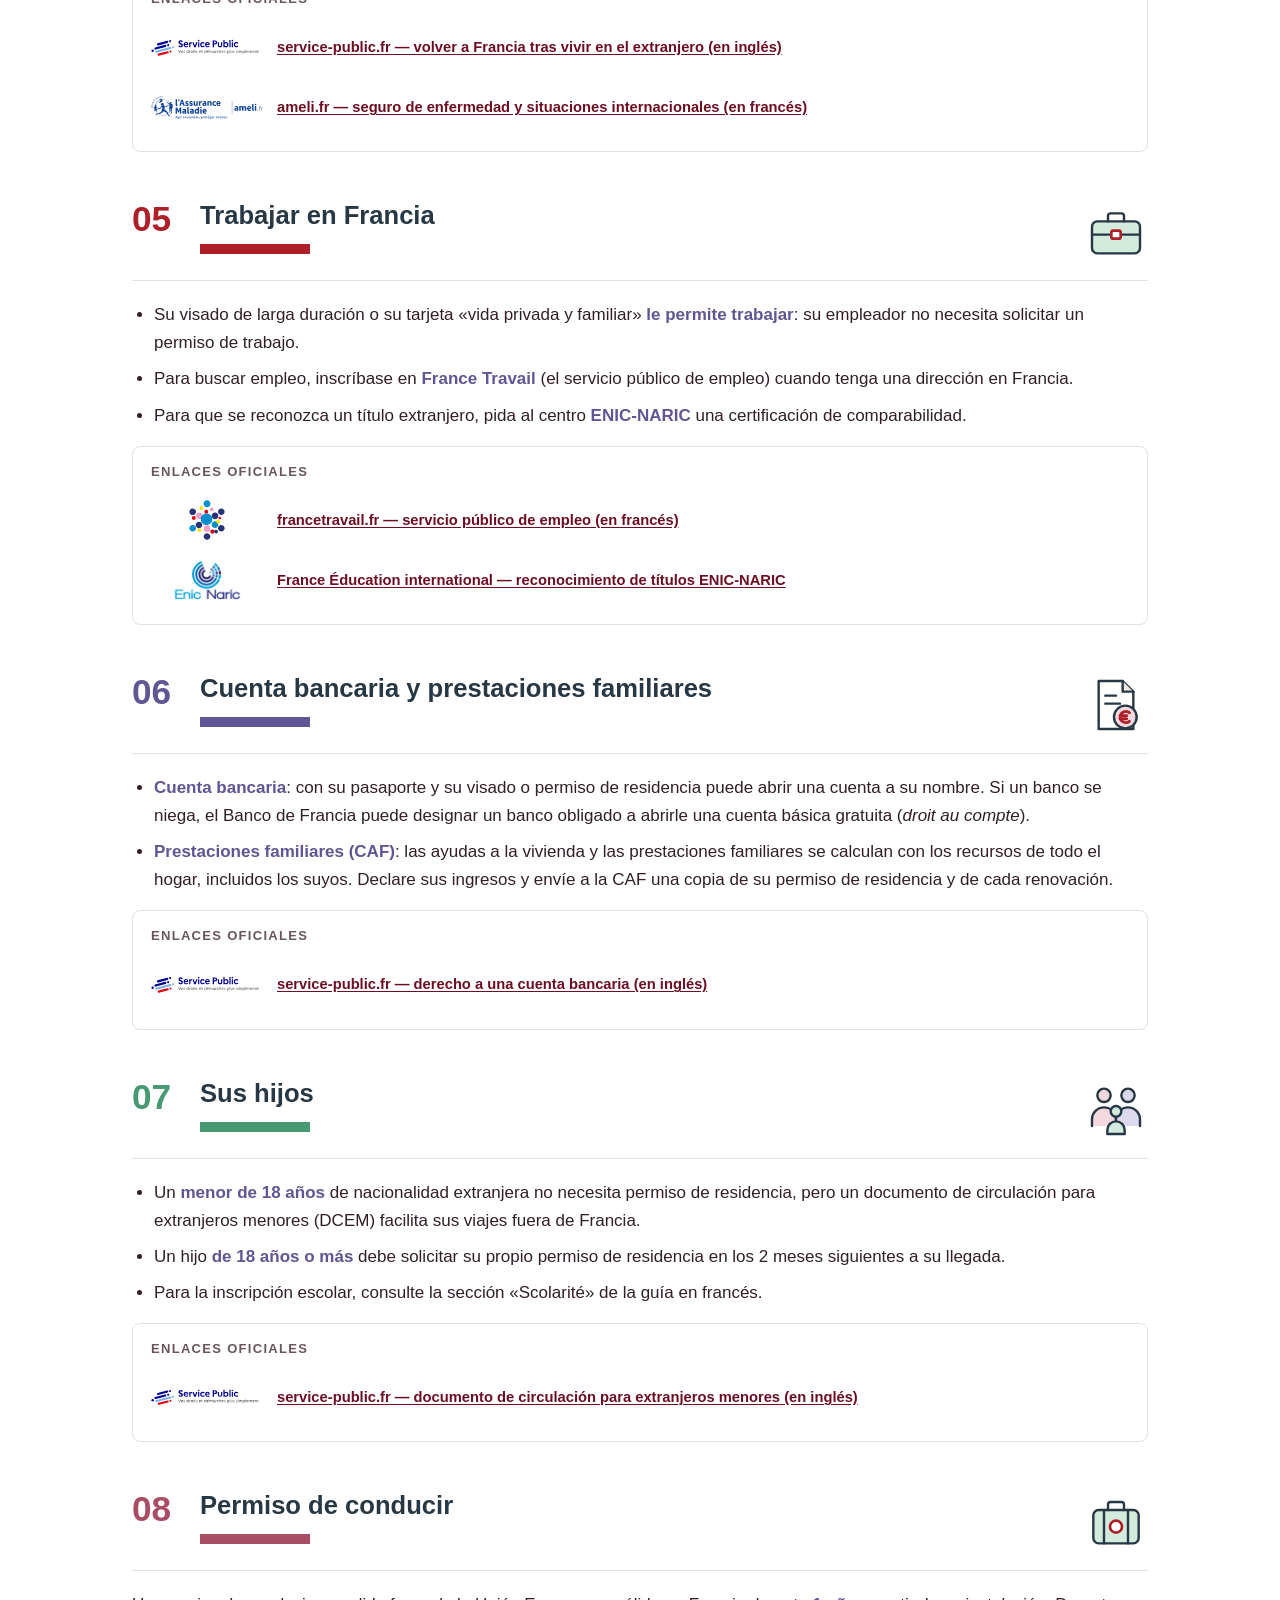
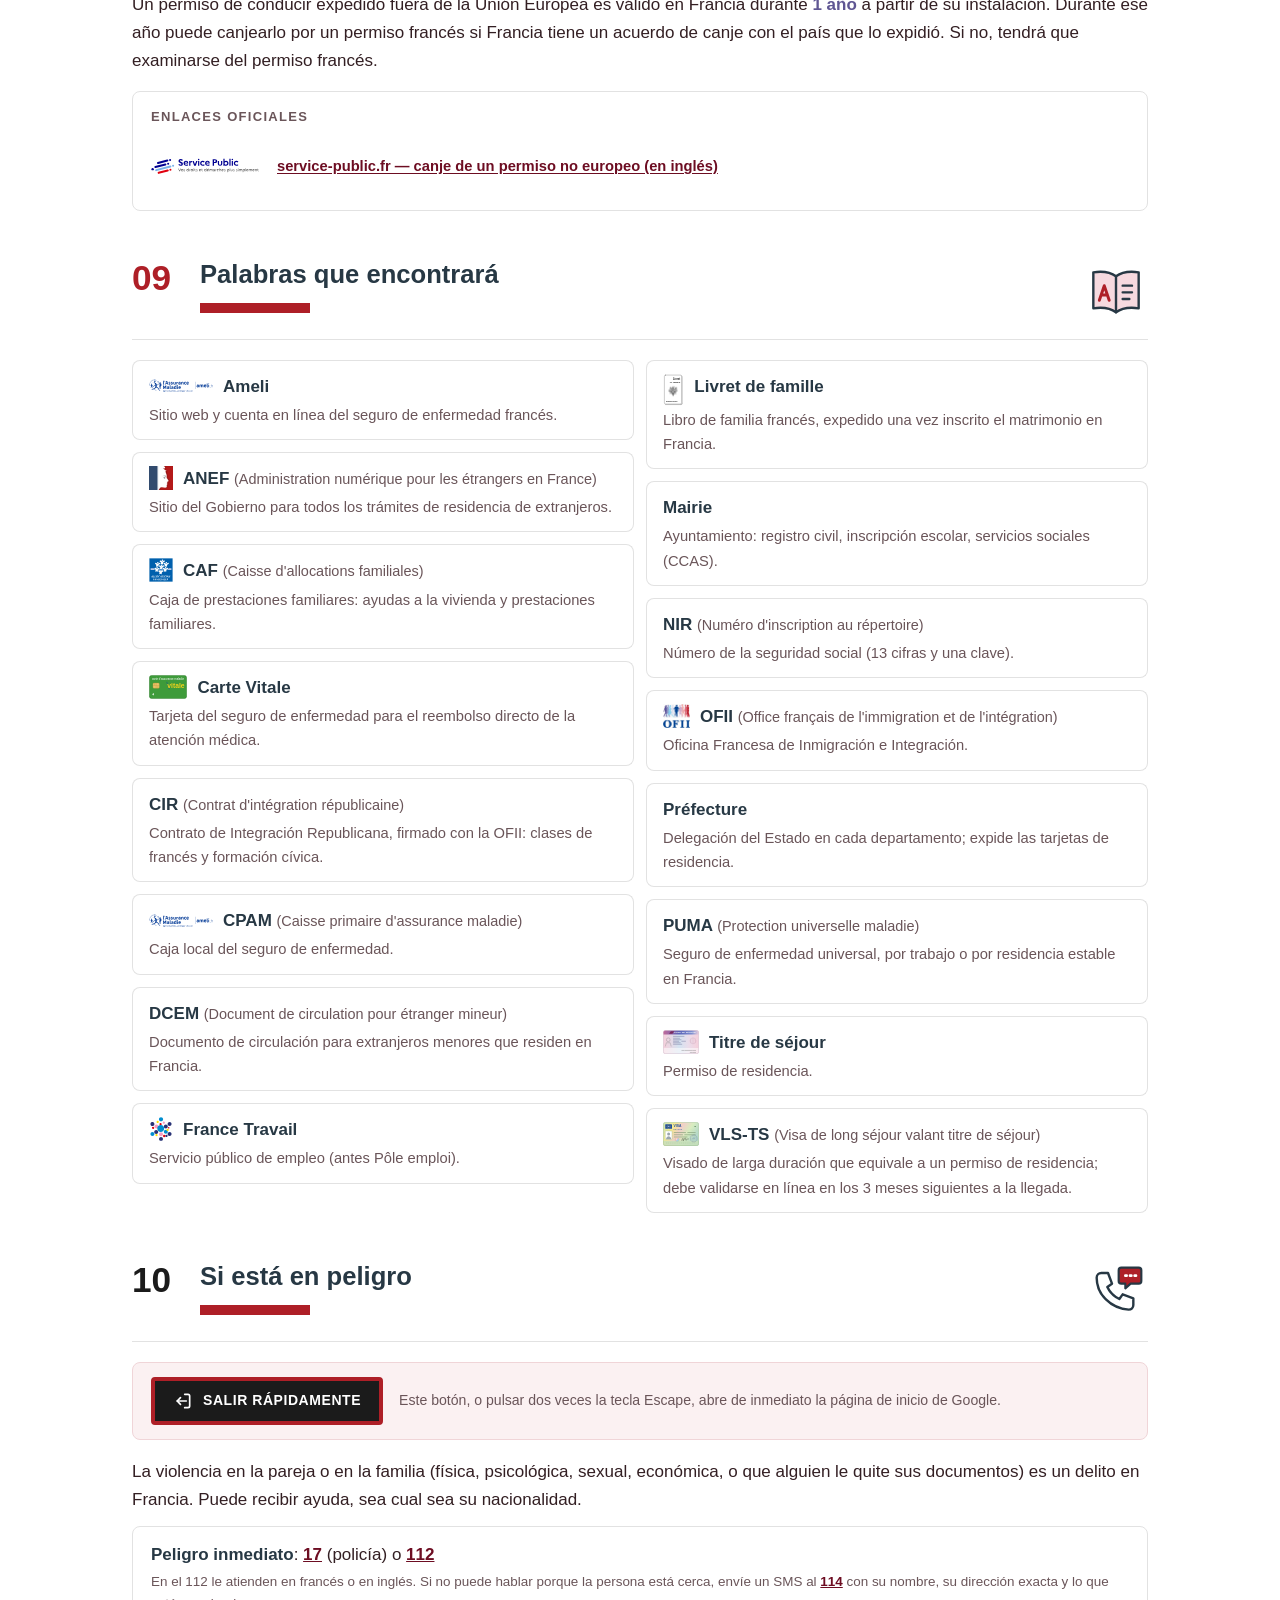
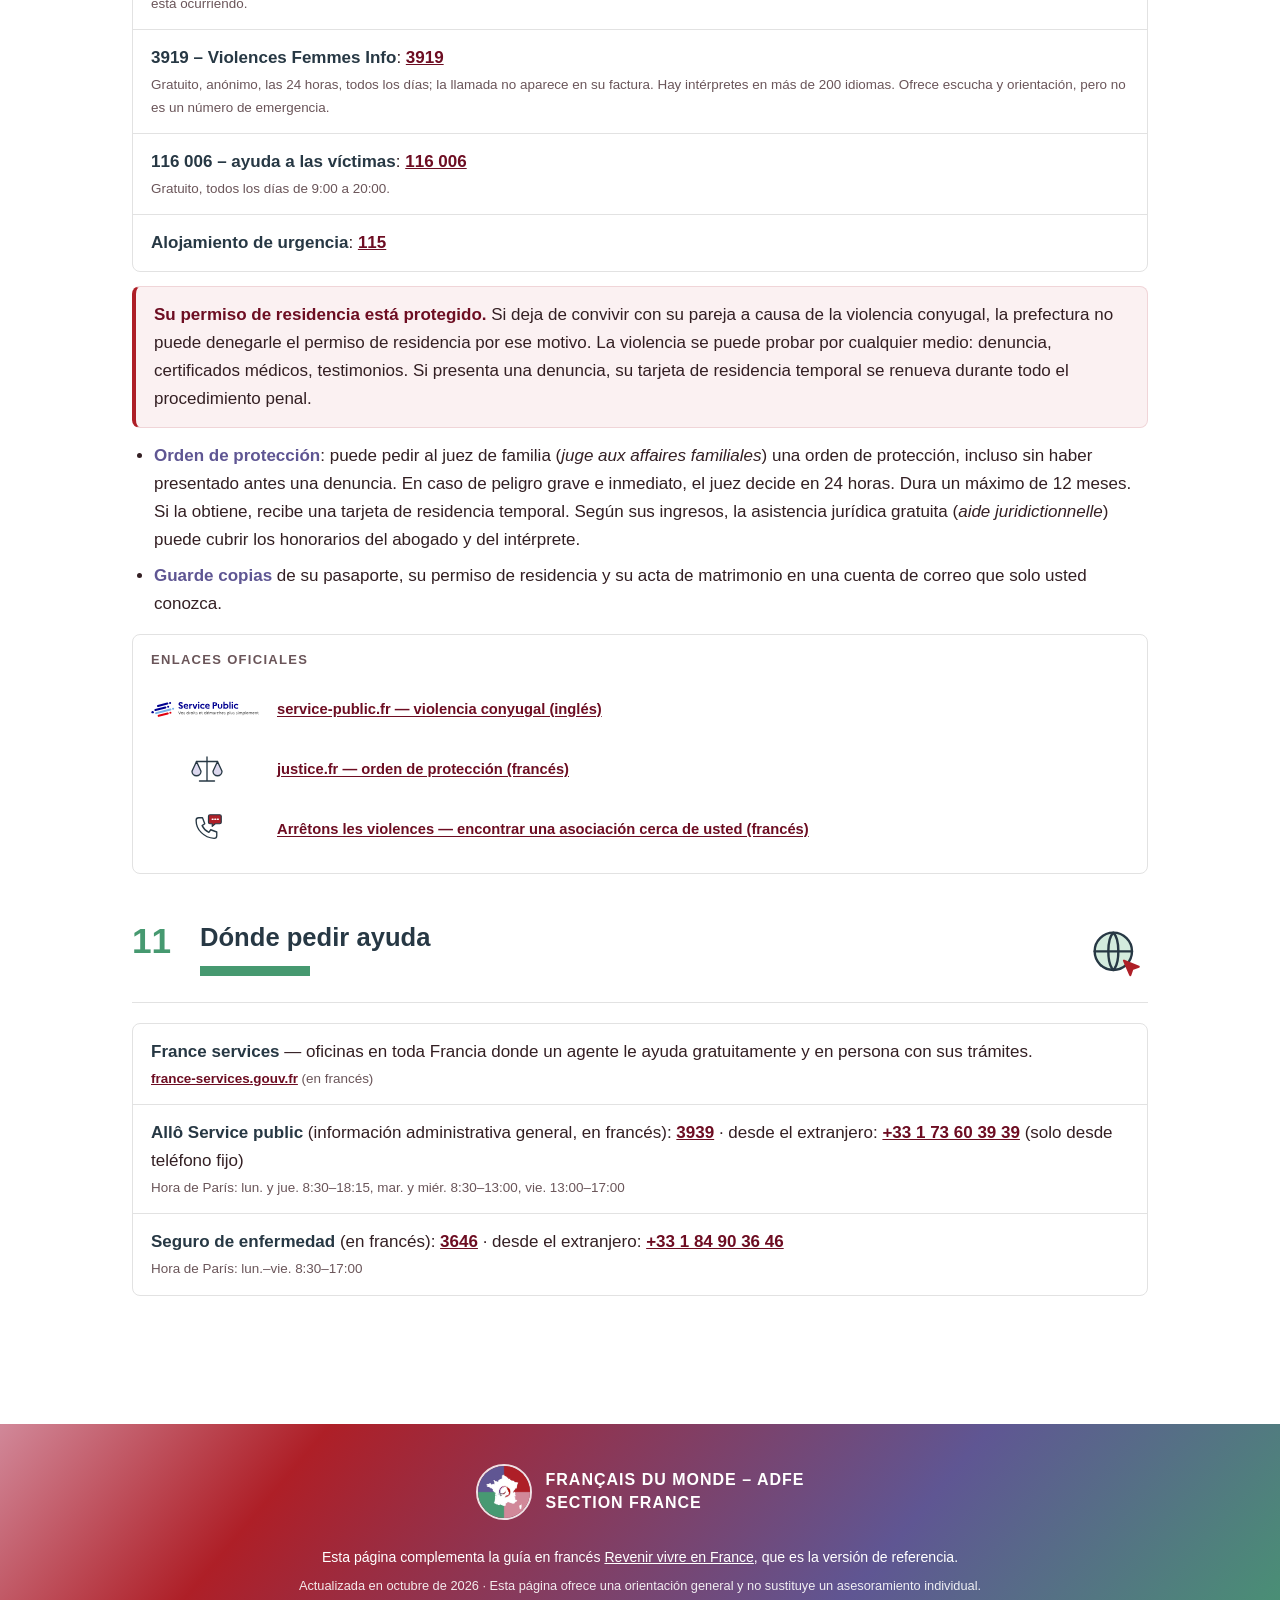
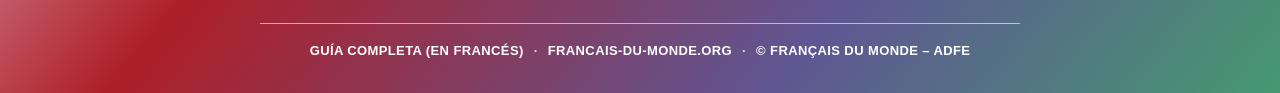
<file: conjoint-es.html>
<!DOCTYPE html>
<html lang="es">
<head>
<meta charset="UTF-8">
<meta name="viewport" content="width=device-width, initial-scale=1.0">
<title>Instalarse en Francia con su cónyuge francés — Guía práctica | ADFE</title>
<meta name="description" content="Permiso de residencia, seguro médico, trabajo, clases de francés e hijos: lo que necesita saber el cónyuge extranjero que se instala en Francia con su pareja francesa.">
<link rel="alternate" hreflang="fr" href="index.html">
<link rel="alternate" hreflang="en" href="conjoint-en.html">
<link rel="canonical" href="https://wcg80.github.io/adfe-guichet-retour-france/conjoint-es.html">
<link rel="icon" type="image/png" href="assets/logo-section-france.png">
<link rel="apple-touch-icon" href="assets/logo-section-france.png">
<meta property="og:type" content="website">
<meta property="og:locale" content="es_ES">
<meta property="og:site_name" content="Français du monde – ADFE · Section France">
<meta property="og:title" content="Instalarse en Francia con su cónyuge francés — Guía práctica">
<meta property="og:description" content="Permiso de residencia, seguro médico, trabajo, clases de francés e hijos: lo que necesita saber el cónyuge extranjero que se instala en Francia con su pareja francesa.">
<meta property="og:url" content="https://wcg80.github.io/adfe-guichet-retour-france/conjoint-es.html">
<meta property="og:image" content="https://wcg80.github.io/adfe-guichet-retour-france/assets/logo-section-france.png">
<meta property="og:image:width" content="315">
<meta property="og:image:height" content="314">
<meta property="og:image:alt" content="Logotipo de la Sección Francia de Français du monde – ADFE">
<meta name="twitter:card" content="summary">
<link rel="stylesheet" href="assets/conjoint.css">
</head>
<body>

<div class="bandeau-site">
  <div class="bandeau-inner">
    <img class="logo-section" src="assets/logo-section-france.png" alt="Logotipo de la Sección Francia" width="72" height="72">
    <span class="bandeau-nom">Français du monde – ADFE<span class="nom-section">Section France</span></span>
    <nav class="langues" aria-label="Idioma">
      <a href="index.html" hreflang="fr">Guía completa (en francés)</a>
      <a href="conjoint-en.html" hreflang="en" lang="en">EN</a>
      <strong aria-current="page">ES</strong>
    </nav>
  </div>
  <div class="titre-page">
  <span class="titre-surtitre">Guía práctica · Para cónyuges extranjeros</span>
  <h1>Instalarse en Francia con su cónyuge francés</h1>
  </div>
</div>

<nav class="sommaire-wrap" aria-label="Secciones de la página"><div class="sommaire" id="sommaire"><a href="#empezar">Empezar</a><a href="#residencia">Permiso de residencia</a><a href="#integracion">Integración</a><a href="#salud">Salud</a><a href="#trabajo">Trabajo</a><a href="#banco">Banco, prestaciones</a><a href="#hijos">Hijos</a><a href="#permiso">Permiso de conducir</a><a href="#glosario">Vocabulario</a><a href="#danger" class="onglet-danger">En peligro</a><a href="#ayuda">Ayuda</a></div></nav>

<main>

<div class="intro">
  <p>Su esposo o esposa es de nacionalidad francesa y se instalan juntos en Francia. Esta página resume los trámites que le conciernen <strong>a usted</strong>: el orden de los trámites, permiso de residencia, clases de francés, seguro médico, trabajo, banco y prestaciones familiares, hijos y permiso de conducir.</p>
  <p class="prudence">Información verificada en octubre de 2026 en sitios oficiales franceses. Las normas cambian con frecuencia: consulte siempre los enlaces indicados. En caso de duda, la versión francesa de la guía es la de referencia. La mayoría de las páginas oficiales enlazadas están disponibles en francés o en inglés.</p>
  <p class="lien-danger"><a href="#danger">Si está en peligro</a></p>
</div>

<section class="section" id="empezar">
  <div class="section-header"><span class="section-num">01</span><h2>Empiece pronto: el orden correcto</h2><span class="section-picto" aria-hidden="true"><svg viewBox="0 0 48 48" aria-hidden="true"><rect x="7" y="11" width="34" height="30" rx="3" fill="#FFFFFF" stroke="#273844" stroke-width="1.8" stroke-linecap="round" stroke-linejoin="round"/><path d="M7 19v-5a3 3 0 0 1 3-3h28a3 3 0 0 1 3 3v5z" fill="#F6D9DF" stroke="#273844" stroke-width="1.8" stroke-linecap="round" stroke-linejoin="round"/><path d="M16 7v8M32 7v8" fill="none" stroke="#273844" stroke-width="1.8" stroke-linecap="round" stroke-linejoin="round"/><circle cx="24" cy="30" r="6.5" fill="#D3EBDD" stroke="#273844" stroke-width="1.8" stroke-linecap="round" stroke-linejoin="round"/><path d="M21 30l2.2 2.2L27.5 28" stroke="#AE1F27" stroke-width="2.2" stroke-linecap="round" stroke-linejoin="round" fill="none"/></svg></span></div>
  <img class="illus-livret" src="assets/livret-de-famille.svg" alt="Dibujo de un libro de familia francés (livret de famille)" width="120" height="180" loading="lazy">
  <p>Su visado de cónyuge depende de documentos que pueden tardar varios meses en obtenerse. Empiece <strong>unos 6 meses antes</strong> de la fecha de salida prevista.</p>
  <ul>
    <li><strong>Primero, inscriba su matrimonio en Francia.</strong> Un matrimonio celebrado en el extranjero debe transcribirse en el registro civil francés (en el consulado de Francia o, para algunos países, en el registro civil central de Nantes). Sin esta transcripción no puede solicitar un visado como cónyuge de ciudadano francés. Puede tardar desde unas semanas hasta varios meses. Una vez hecha, su cónyuge puede obtener un libro de familia francés (<em>livret de famille</em>).</li>
    <li><strong>Después, solicite su visado de larga duración</strong> en el consulado de Francia de su país de residencia.</li>
    <li><strong>Mientras tanto, reúna sus documentos</strong>: pasaporte, partida de nacimiento literal con traducción oficial, certificado de matrimonio, títulos y certificados de trabajo.</li>
  </ul>
  <div class="liens"><div class="liens-titre">Enlaces oficiales</div>
    <a class="lien-logo" href="https://www.service-public.gouv.fr/particuliers/vosdroits/F21614?lang=en" target="_blank" rel="noopener noreferrer"><span class="lien-logo-img"><img src="assets/logos/service-public.svg" alt="" loading="lazy"></span><span class="lien-logo-texte">service-public.fr — matrimonio de un ciudadano francés en el extranjero (en inglés)</span></a>
  </div>
</section>

<section class="section" id="residencia">
  <div class="section-header"><span class="section-num">02</span><h2>Su permiso de residencia</h2><span class="section-picto" aria-hidden="true"><svg viewBox="0 0 48 48" aria-hidden="true"><rect x="11" y="6" width="26" height="36" rx="3" fill="#DCD8EE" stroke="#273844" stroke-width="1.8" stroke-linecap="round" stroke-linejoin="round"/><circle cx="24" cy="21" r="7" fill="#FFFFFF" stroke="#273844" stroke-width="1.8" stroke-linecap="round" stroke-linejoin="round"/><path d="M17 21h14M24 14c-3 4-3 10 0 14M24 14c3 4 3 10 0 14" fill="none" stroke="#273844" stroke-width="1.8" stroke-linecap="round" stroke-linejoin="round"/><path d="M18 34h12" stroke="#AE1F27" stroke-width="2.2" stroke-linecap="round" stroke-linejoin="round" fill="none"/></svg></span></div>
  <img class="illus-visa" src="assets/visa-vls-ts.svg" alt="Dibujo de una etiqueta de visado francés de larga duración" width="128" height="85" loading="lazy">
  <ul>
    <li><strong>Antes de viajar</strong>: solicite en el consulado de Francia un visado de larga duración como cónyuge de ciudadano francés (VLS-TS). Es válido un año y equivale a un permiso de residencia.</li>
    <li><strong>En los 3 meses siguientes a su llegada</strong>: valide su visado en línea en el sitio ANEF (portal del Gobierno francés para extranjeros). Sin este trámite, su estancia deja de ser legal.</li>
    <li><img class="illus-carte-sejour" src="assets/carte-sejour.svg" alt="Dibujo de una tarjeta de residencia francesa" width="128" height="85" loading="lazy"><strong>Antes de que termine el primer año</strong>: solicite en línea una tarjeta de residencia plurianual «vida privada y familiar» (<em>vie privée et familiale</em>), entre 4 y 2 meses antes de que caduque su visado.</li>
    <li><strong>Condiciones</strong>: deben convivir realmente, su cónyuge debía ser francés el día de la boda y un matrimonio celebrado en el extranjero debe estar inscrito (transcrito) por el consulado de Francia.</li>
  </ul>
  <div class="alerte"><strong>Nivel de francés y examen cívico</strong>: desde el 1 de enero de 2026, para una primera tarjeta plurianual se exige un nivel A2 de francés <strong>y</strong> aprobar el examen cívico (salvo si tiene más de 65 años); para la tarjeta de residente de 10 años, un nivel B1. Por lo tanto, la tarjeta plurianual no es automática: empiece a prepararse desde su llegada.</div>
  <div class="alerte"><strong>¿Tienen una unión civil (PACS) o no están casados?</strong> Las normas para cónyuges no se aplican. No existe un visado de pareja: normalmente se solicita un visado de larga duración <em>«visitante»</em>, que <strong>no permite trabajar</strong>. Después puede concederse una tarjeta «vida privada y familiar», pero no es automática: la prefectura valora la estabilidad y la antigüedad de la relación (en la práctica, a menudo al menos un año de convivencia en Francia en el caso de un PACS). Consulte con el consulado antes de fijar la fecha de salida.</div>
  <div class="liens"><div class="liens-titre">Enlaces oficiales</div>
    <a class="lien-logo" href="https://www.service-public.gouv.fr/particuliers/vosdroits/F1764?lang=en" target="_blank" rel="noopener noreferrer"><span class="lien-logo-img"><img src="assets/logos/service-public.svg" alt="" loading="lazy"></span><span class="lien-logo-texte">service-public.fr — residencia del cónyuge extranjero de un ciudadano francés (en inglés)</span></a>
    <a class="lien-logo" href="https://www.service-public.gouv.fr/particuliers/vosdroits/F2209?lang=en" target="_blank" rel="noopener noreferrer"><span class="lien-logo-img"><img src="assets/logos/service-public.svg" alt="" loading="lazy"></span><span class="lien-logo-texte">service-public.fr — tarjeta «vida privada y familiar» (en inglés)</span></a>
    <a class="lien-logo" href="https://administration-etrangers-en-france.interieur.gouv.fr/particuliers/" target="_blank" rel="noopener noreferrer"><span class="lien-logo-img"><img src="assets/logos/anef.png" alt="" loading="lazy"></span><span class="lien-logo-texte">ANEF — trámites en línea para extranjeros en Francia</span></a>
  </div>
</section>

<section class="section" id="integracion">
  <div class="section-header"><span class="section-num">03</span><h2>Contrato de integración y clases de francés</h2><span class="section-picto" aria-hidden="true"><svg viewBox="0 0 48 48" aria-hidden="true"><path d="M12 22v9c0 3 5.4 6 12 6s12-3 12-6v-9" fill="#FFFFFF" stroke="#273844" stroke-width="1.8" stroke-linecap="round" stroke-linejoin="round"/><path d="M4 18l20-9 20 9-20 9z" fill="#DCD8EE" stroke="#273844" stroke-width="1.8" stroke-linecap="round" stroke-linejoin="round"/><path d="M40 20v10" stroke="#AE1F27" stroke-width="2.2" stroke-linecap="round" stroke-linejoin="round" fill="none"/><circle cx="40" cy="32.5" r="2" fill="#AE1F27"/></svg></span></div>
  <p>Como ciudadano no europeo que se instala por primera vez en Francia, la Oficina Francesa de Inmigración e Integración (OFII) le invitará a firmar un <strong>Contrato de Integración Republicana</strong> (CIR). Incluye una prueba de francés y, si su nivel es inferior al A2, clases de francés (600 horas, presenciales o en línea), así como una formación cívica sobre la vida en Francia.</p>
  <div class="liens"><div class="liens-titre">Enlaces oficiales</div>
    <a class="lien-logo" href="https://www.service-public.gouv.fr/particuliers/vosdroits/F17048?lang=en" target="_blank" rel="noopener noreferrer"><span class="lien-logo-img"><img src="assets/logos/service-public.svg" alt="" loading="lazy"></span><span class="lien-logo-texte">service-public.fr — Contrato de Integración Republicana (en inglés)</span></a>
    <a class="lien-logo" href="https://www.ofii.fr/" target="_blank" rel="noopener noreferrer"><span class="lien-logo-img"><img src="assets/logos/ofii.jpg" alt="" loading="lazy"></span><span class="lien-logo-texte">OFII — Oficina Francesa de Inmigración e Integración</span></a>
  </div>
</section>

<section class="section" id="salud">
  <div class="section-header"><span class="section-num">04</span><h2>Seguro médico</h2><span class="section-picto" aria-hidden="true"><svg viewBox="0 0 48 48" aria-hidden="true"><rect x="6" y="15" width="36" height="25" rx="4" fill="#F6D9DF" stroke="#273844" stroke-width="1.8" stroke-linecap="round" stroke-linejoin="round"/><path d="M18 15v-4a2 2 0 0 1 2-2h8a2 2 0 0 1 2 2v4" fill="none" stroke="#273844" stroke-width="1.8" stroke-linecap="round" stroke-linejoin="round"/><path d="M24 21.5v12M18 27.5h12" stroke="#AE1F27" stroke-width="3.2" stroke-linecap="round" fill="none"/></svg></span></div>
  <img class="illus-vitale" src="assets/carte-vitale.svg" alt="Dibujo de una Carte Vitale (tarjeta sanitaria francesa)" width="120" height="75" loading="lazy">
  <ul>
    <li><strong>Si trabaja en Francia</strong>: está cubierto desde la primera hora de trabajo. Envíe el formulario S1106 a la caja local del seguro de enfermedad (CPAM) con su contrato de trabajo o una nómina.</li>
    <li><strong>Si no trabaja</strong>: tiene derecho al seguro de enfermedad (PUMA) por residencia estable, en principio tras 3 meses en Francia. Algunas situaciones familiares están exentas de este plazo: consulte a su CPAM.</li>
    <li><strong>Mientras tanto</strong>: contrate un seguro médico privado para no quedarse sin cobertura.</li>
    <li><strong>Una vez inscrito</strong>: cree su cuenta Ameli, pida su Carte Vitale (tarjeta sanitaria) y elija un <em>médecin traitant</em> (médico de cabecera) para recibir el reembolso completo.</li>
    <li><strong>Su número de la seguridad social</strong>: si nació en el extranjero, primero recibe un número provisional. El número definitivo lo asigna un servicio especializado del INSEE tras verificar sus documentos de estado civil: cuente al menos 2 meses, a veces mucho más. Mientras tanto está cubierto, pero no podrá tener la Carte Vitale ni la cuenta Ameli. Tenga a mano su partida de nacimiento traducida.<figure class="nir" aria-label="Ejemplo de número de la seguridad social, cifra por cifra"><div class="nir-groupes"><div class="nir-g"><span class="nir-chiffres">2</span><span class="nir-legende">Sexo: 1 hombre, 2 mujer</span></div><div class="nir-g"><span class="nir-chiffres">85</span><span class="nir-legende">Año de nacimiento</span></div><div class="nir-g"><span class="nir-chiffres">08</span><span class="nir-legende">Mes de nacimiento</span></div><div class="nir-g nir-etranger"><span class="nir-chiffres">99</span><span class="nir-legende">Nacido/a en el extranjero (si no: departamento)</span></div><div class="nir-g nir-etranger"><span class="nir-chiffres">134</span><span class="nir-legende">País de nacimiento, aquí España (si no: municipio)</span></div><div class="nir-g"><span class="nir-chiffres">456</span><span class="nir-legende">Número de orden</span></div><div class="nir-g"><span class="nir-chiffres">12</span><span class="nir-legende">Clave de control</span></div></div><figcaption>Ejemplo: una mujer nacida en España en agosto de 1985. Fuente: <a href="https://www.service-public.gouv.fr/particuliers/vosdroits/F33078" target="_blank" rel="noopener noreferrer">service-public.gouv.fr</a> (en francés)</figcaption></figure></li>
  </ul>
  <div class="liens"><div class="liens-titre">Enlaces oficiales</div>
    <a class="lien-logo" href="https://www.service-public.gouv.fr/particuliers/vosdroits/F32823?lang=en" target="_blank" rel="noopener noreferrer"><span class="lien-logo-img"><img src="assets/logos/service-public.svg" alt="" loading="lazy"></span><span class="lien-logo-texte">service-public.fr — volver a Francia tras vivir en el extranjero (en inglés)</span></a>
    <a class="lien-logo" href="https://www.ameli.fr/assure/droits-demarches/europe-international" target="_blank" rel="noopener noreferrer"><span class="lien-logo-img"><img src="assets/logos/ameli.svg" alt="" loading="lazy"></span><span class="lien-logo-texte">ameli.fr — seguro de enfermedad y situaciones internacionales (en francés)</span></a>
  </div>
</section>

<section class="section" id="trabajo">
  <div class="section-header"><span class="section-num">05</span><h2>Trabajar en Francia</h2><span class="section-picto" aria-hidden="true"><svg viewBox="0 0 48 48" aria-hidden="true"><rect x="6" y="16" width="36" height="24" rx="4" fill="#D3EBDD" stroke="#273844" stroke-width="1.8" stroke-linecap="round" stroke-linejoin="round"/><path d="M18 16v-4a2 2 0 0 1 2-2h8a2 2 0 0 1 2 2v4M6 26h36" fill="none" stroke="#273844" stroke-width="1.8" stroke-linecap="round" stroke-linejoin="round"/><rect x="20.5" y="23" width="7" height="6" rx="1.5" fill="#FFFFFF" stroke="#AE1F27" stroke-width="2"/></svg></span></div>
  <ul>
    <li>Su visado de larga duración o su tarjeta «vida privada y familiar» <strong>le permite trabajar</strong>: su empleador no necesita solicitar un permiso de trabajo.</li>
    <li>Para buscar empleo, inscríbase en <strong>France Travail</strong> (el servicio público de empleo) cuando tenga una dirección en Francia.</li>
    <li>Para que se reconozca un título extranjero, pida al centro <strong>ENIC-NARIC</strong> una certificación de comparabilidad.</li>
  </ul>
  <div class="liens"><div class="liens-titre">Enlaces oficiales</div>
    <a class="lien-logo" href="https://www.francetravail.fr" target="_blank" rel="noopener noreferrer"><span class="lien-logo-img"><img src="assets/logos/france-travail.svg" alt="" loading="lazy"></span><span class="lien-logo-texte">francetravail.fr — servicio público de empleo (en francés)</span></a>
    <a class="lien-logo" href="https://www.france-education-international.fr/expertises/enic-naric" target="_blank" rel="noopener noreferrer"><span class="lien-logo-img"><img src="assets/logos/enic-naric.png" alt="" loading="lazy"></span><span class="lien-logo-texte">France Éducation international — reconocimiento de títulos ENIC-NARIC</span></a>
  </div>
</section>

<section class="section" id="banco">
  <div class="section-header"><span class="section-num">06</span><h2>Cuenta bancaria y prestaciones familiares</h2><span class="section-picto" aria-hidden="true"><svg viewBox="0 0 48 48" aria-hidden="true"><path d="M11 6h18l8 8v28H11z" fill="#FFFFFF" stroke="#273844" stroke-width="1.8" stroke-linecap="round" stroke-linejoin="round"/><path d="M29 6v8h8" fill="#F2E8E4" stroke="#273844" stroke-width="1.8" stroke-linecap="round" stroke-linejoin="round"/><path d="M16 17h8M16 23h11" fill="none" stroke="#273844" stroke-width="1.8" stroke-linecap="round" stroke-linejoin="round"/><circle cx="31" cy="33" r="8.5" fill="#F6D9DF" stroke="#273844" stroke-width="1.8" stroke-linecap="round" stroke-linejoin="round"/><path d="M34 29.8a4.2 4.2 0 1 0 0 6.4M27 32h5M27 34.4h5" stroke="#AE1F27" stroke-width="2.2" stroke-linecap="round" stroke-linejoin="round" fill="none" stroke-width="1.8"/></svg></span></div>
  <ul>
    <li><strong>Cuenta bancaria</strong>: con su pasaporte y su visado o permiso de residencia puede abrir una cuenta a su nombre. Si un banco se niega, el Banco de Francia puede designar un banco obligado a abrirle una cuenta básica gratuita (<em>droit au compte</em>).</li>
    <li><strong>Prestaciones familiares (CAF)</strong>: las ayudas a la vivienda y las prestaciones familiares se calculan con los recursos de todo el hogar, incluidos los suyos. Declare sus ingresos y envíe a la CAF una copia de su permiso de residencia y de cada renovación.</li>
  </ul>
  <div class="liens"><div class="liens-titre">Enlaces oficiales</div>
    <a class="lien-logo" href="https://www.service-public.gouv.fr/particuliers/vosdroits/F2417?lang=en" target="_blank" rel="noopener noreferrer"><span class="lien-logo-img"><img src="assets/logos/service-public.svg" alt="" loading="lazy"></span><span class="lien-logo-texte">service-public.fr — derecho a una cuenta bancaria (en inglés)</span></a>
  </div>
</section>

<section class="section" id="hijos">
  <div class="section-header"><span class="section-num">07</span><h2>Sus hijos</h2><span class="section-picto" aria-hidden="true"><svg viewBox="0 0 48 48" aria-hidden="true"><circle cx="15" cy="13" r="5" fill="#F6D9DF" stroke="#273844" stroke-width="1.8" stroke-linecap="round" stroke-linejoin="round"/><path d="M6 36v-5a9 9 0 0 1 18 0v5" fill="#F6D9DF" stroke="#273844" stroke-width="1.8" stroke-linecap="round" stroke-linejoin="round"/><circle cx="33" cy="13" r="5" fill="#DCD8EE" stroke="#273844" stroke-width="1.8" stroke-linecap="round" stroke-linejoin="round"/><path d="M24 36v-5a9 9 0 0 1 18 0v5" fill="#DCD8EE" stroke="#273844" stroke-width="1.8" stroke-linecap="round" stroke-linejoin="round"/><circle cx="24" cy="25" r="4" fill="#D3EBDD" stroke="#273844" stroke-width="1.8" stroke-linecap="round" stroke-linejoin="round"/><path d="M17.5 42v-3a6.5 6.5 0 0 1 13 0v3z" fill="#D3EBDD" stroke="#273844" stroke-width="1.8" stroke-linecap="round" stroke-linejoin="round"/></svg></span></div>
  <ul>
    <li>Un <strong>menor de 18 años</strong> de nacionalidad extranjera no necesita permiso de residencia, pero un documento de circulación para extranjeros menores (DCEM) facilita sus viajes fuera de Francia.</li>
    <li>Un hijo <strong>de 18 años o más</strong> debe solicitar su propio permiso de residencia en los 2 meses siguientes a su llegada.</li>
    <li>Para la inscripción escolar, consulte la sección «Scolarité» de la guía en francés.</li>
  </ul>
  <div class="liens"><div class="liens-titre">Enlaces oficiales</div>
    <a class="lien-logo" href="https://www.service-public.gouv.fr/particuliers/vosdroits/F2718?lang=en" target="_blank" rel="noopener noreferrer"><span class="lien-logo-img"><img src="assets/logos/service-public.svg" alt="" loading="lazy"></span><span class="lien-logo-texte">service-public.fr — documento de circulación para extranjeros menores (en inglés)</span></a>
  </div>
</section>

<section class="section" id="permiso">
  <div class="section-header"><span class="section-num">08</span><h2>Permiso de conducir</h2><span class="section-picto" aria-hidden="true"><svg viewBox="0 0 48 48" aria-hidden="true"><rect x="7" y="15" width="34" height="25" rx="4" fill="#D3EBDD" stroke="#273844" stroke-width="1.8" stroke-linecap="round" stroke-linejoin="round"/><path d="M18 15v-4a2 2 0 0 1 2-2h8a2 2 0 0 1 2 2v4M15 15v25M33 15v25" fill="none" stroke="#273844" stroke-width="1.8" stroke-linecap="round" stroke-linejoin="round"/><circle cx="24" cy="27.5" r="4.5" fill="#FFFFFF" stroke="#AE1F27" stroke-width="2"/></svg></span></div>
  <p>Un permiso de conducir expedido fuera de la Unión Europea es válido en Francia durante <strong>1 año</strong> a partir de su instalación. Durante ese año puede canjearlo por un permiso francés si Francia tiene un acuerdo de canje con el país que lo expidió. Si no, tendrá que examinarse del permiso francés.</p>
  <div class="liens"><div class="liens-titre">Enlaces oficiales</div>
    <a class="lien-logo" href="https://www.service-public.gouv.fr/particuliers/vosdroits/F1460?lang=en" target="_blank" rel="noopener noreferrer"><span class="lien-logo-img"><img src="assets/logos/service-public.svg" alt="" loading="lazy"></span><span class="lien-logo-texte">service-public.fr — canje de un permiso no europeo (en inglés)</span></a>
  </div>
</section>

<section class="section" id="glosario">
  <div class="section-header"><span class="section-num">09</span><h2>Palabras que encontrará</h2><span class="section-picto" aria-hidden="true"><svg viewBox="0 0 48 48" aria-hidden="true"><path d="M24 13c-4-3-10-4-17-3v27c7-1 13 0 17 3 4-3 10-4 17-3V10c-7-1-13 0-17 3z" fill="#F6D9DF" stroke="#273844" stroke-width="1.8" stroke-linecap="round" stroke-linejoin="round"/><path d="M24 13v27M29 20h7M29 25h7M29 30h5" fill="none" stroke="#273844" stroke-width="1.8" stroke-linecap="round" stroke-linejoin="round"/><path d="M11.5 31l3.7-11 3.7 11M12.8 27h4.8" stroke="#AE1F27" stroke-width="2.2" stroke-linecap="round" stroke-linejoin="round" fill="none" stroke-width="2"/></svg></span></div>
  <dl class="glossaire">
    <dt><img class="gl-logo" src="assets/logos/ameli.svg" alt="" loading="lazy">Ameli</dt><dd>Sitio web y cuenta en línea del seguro de enfermedad francés.</dd>
    <dt><img class="gl-logo" src="assets/logos/anef.png" alt="" loading="lazy"><span>ANEF <span class="gl-complet" lang="fr">(Administration numérique pour les étrangers en France)</span></span></dt><dd>Sitio del Gobierno para todos los trámites de residencia de extranjeros.</dd>
    <dt><img class="gl-logo" src="assets/logos/caf.svg" alt="" loading="lazy"><span>CAF <span class="gl-complet" lang="fr">(Caisse d'allocations familiales)</span></span></dt><dd>Caja de prestaciones familiares: ayudas a la vivienda y prestaciones familiares.</dd>
    <dt><img class="gl-logo" src="assets/carte-vitale.svg" alt="" loading="lazy">Carte Vitale</dt><dd>Tarjeta del seguro de enfermedad para el reembolso directo de la atención médica.</dd>
    <dt><span>CIR <span class="gl-complet" lang="fr">(Contrat d'intégration républicaine)</span></span></dt><dd>Contrato de Integración Republicana, firmado con la OFII: clases de francés y formación cívica.</dd>
    <dt><img class="gl-logo" src="assets/logos/ameli.svg" alt="" loading="lazy"><span>CPAM <span class="gl-complet" lang="fr">(Caisse primaire d'assurance maladie)</span></span></dt><dd>Caja local del seguro de enfermedad.</dd>
    <dt><span>DCEM <span class="gl-complet" lang="fr">(Document de circulation pour étranger mineur)</span></span></dt><dd>Documento de circulación para extranjeros menores que residen en Francia.</dd>
    <dt><img class="gl-logo" src="assets/logos/france-travail.svg" alt="" loading="lazy">France Travail</dt><dd>Servicio público de empleo (antes Pôle emploi).</dd>
    <dt><img class="gl-logo gl-logo-livret" src="assets/livret-de-famille.svg" alt="" loading="lazy">Livret de famille</dt><dd>Libro de familia francés, expedido una vez inscrito el matrimonio en Francia.</dd>
    <dt>Mairie</dt><dd>Ayuntamiento: registro civil, inscripción escolar, servicios sociales (CCAS).</dd>
    <dt><span>NIR <span class="gl-complet" lang="fr">(Numéro d'inscription au répertoire)</span></span></dt><dd>Número de la seguridad social (13 cifras y una clave).</dd>
    <dt><img class="gl-logo" src="assets/logos/ofii.jpg" alt="" loading="lazy"><span>OFII <span class="gl-complet" lang="fr">(Office français de l'immigration et de l'intégration)</span></span></dt><dd>Oficina Francesa de Inmigración e Integración.</dd>
    <dt>Préfecture</dt><dd>Delegación del Estado en cada departamento; expide las tarjetas de residencia.</dd>
    <dt><span>PUMA <span class="gl-complet" lang="fr">(Protection universelle maladie)</span></span></dt><dd>Seguro de enfermedad universal, por trabajo o por residencia estable en Francia.</dd>
    <dt><img class="gl-logo" src="assets/carte-sejour.svg" alt="" loading="lazy">Titre de séjour</dt><dd>Permiso de residencia.</dd>
    <dt><img class="gl-logo" src="assets/visa-vls-ts.svg" alt="" loading="lazy"><span>VLS-TS <span class="gl-complet" lang="fr">(Visa de long séjour valant titre de séjour)</span></span></dt><dd>Visado de larga duración que equivale a un permiso de residencia; debe validarse en línea en los 3 meses siguientes a la llegada.</dd>
  </dl>
</section>

<section class="section" id="danger">
  <div class="section-header"><span class="section-num">10</span><h2>Si está en peligro</h2><span class="section-picto" aria-hidden="true"><svg viewBox="0 0 48 48" aria-hidden="true"><path class="trait" d="M13 9l5 0 3 8-3.5 2.5a19 19 0 0 0 9 9L29 25l8 3v5c0 2-1.5 3.5-3.5 3.5C20 35.5 9.5 25 9.5 12.5 9.5 10.5 11 9 13 9z" fill="#FFFFFF" stroke="#273844" stroke-width="1.8" stroke-linejoin="round"/><path class="trait" d="M28 5h13a2 2 0 0 1 2 2v8a2 2 0 0 1-2 2h-6l-4 3.5V17h-3a2 2 0 0 1-2-2V7a2 2 0 0 1 2-2z" fill="#AE1F27" stroke="#273844" stroke-width="1.6" stroke-linejoin="round"/><path d="M31 11h1M34.5 11h1M38 11h1" stroke="#FFFFFF" stroke-width="2" stroke-linecap="round"/></svg></span></div>
  <div class="sortie-rapide"><button type="button" class="quitter-vite-texte"><svg viewBox="0 0 24 24" fill="none" stroke="currentColor" stroke-width="2" stroke-linecap="round" stroke-linejoin="round" aria-hidden="true"><path d="M14 4h4a2 2 0 0 1 2 2v12a2 2 0 0 1-2 2h-4"/><path d="M9 8l-4 4 4 4"/><path d="M5 12h11"/></svg>Salir rápidamente</button><p>Este botón, o pulsar dos veces la tecla Escape, abre de inmediato la página de inicio de Google.</p></div>
  <p>La violencia en la pareja o en la familia (física, psicológica, sexual, económica, o que alguien le quite sus documentos) es un delito en Francia. Puede recibir ayuda, sea cual sea su nacionalidad.</p>
  <ul class="numeros">
    <li><strong>Peligro inmediato</strong>: <a href="tel:17">17</a> (policía) o <a href="tel:112">112</a>
      <span class="horaires">En el 112 le atienden en francés o en inglés. Si no puede hablar porque la persona está cerca, envíe un SMS al <a href="sms:114">114</a> con su nombre, su dirección exacta y lo que está ocurriendo.</span></li>
    <li><strong>3919 – Violences Femmes Info</strong>: <a href="tel:3919">3919</a>
      <span class="horaires">Gratuito, anónimo, las 24 horas, todos los días; la llamada no aparece en su factura. Hay intérpretes en más de 200 idiomas. Ofrece escucha y orientación, pero no es un número de emergencia.</span></li>
    <li><strong>116 006 – ayuda a las víctimas</strong>: <a href="tel:116006">116 006</a>
      <span class="horaires">Gratuito, todos los días de 9:00 a 20:00.</span></li>
    <li><strong>Alojamiento de urgencia</strong>: <a href="tel:115">115</a></li>
  </ul>
  <div class="alerte"><strong>Su permiso de residencia está protegido.</strong> Si deja de convivir con su pareja a causa de la violencia conyugal, la prefectura no puede denegarle el permiso de residencia por ese motivo. La violencia se puede probar por cualquier medio: denuncia, certificados médicos, testimonios. Si presenta una denuncia, su tarjeta de residencia temporal se renueva durante todo el procedimiento penal.</div>
  <ul>
    <li><strong>Orden de protección</strong>: puede pedir al juez de familia (<em>juge aux affaires familiales</em>) una orden de protección, incluso sin haber presentado antes una denuncia. En caso de peligro grave e inmediato, el juez decide en 24 horas. Dura un máximo de 12 meses. Si la obtiene, recibe una tarjeta de residencia temporal. Según sus ingresos, la asistencia jurídica gratuita (<em>aide juridictionnelle</em>) puede cubrir los honorarios del abogado y del intérprete.</li>
    <li><strong>Guarde copias</strong> de su pasaporte, su permiso de residencia y su acta de matrimonio en una cuenta de correo que solo usted conozca.</li>
  </ul>
  <div class="liens"><div class="liens-titre">Enlaces oficiales</div>
    <a class="lien-logo" href="https://www.service-public.gouv.fr/particuliers/vosdroits/F12544?lang=en" target="_blank" rel="noopener noreferrer"><span class="lien-logo-img"><img src="assets/logos/service-public.svg" alt="" loading="lazy"></span><span class="lien-logo-texte">service-public.fr — violencia conyugal (inglés)</span></a>
    <a class="lien-logo" href="https://www.justice.fr/themes/ordonnance-protection" target="_blank" rel="noopener noreferrer"><span class="lien-logo-img"><svg viewBox="0 0 48 48" aria-hidden="true"><path d="M24 8v32M14 40h20M10 14h28" fill="none" stroke="#273844" stroke-width="1.8" stroke-linecap="round"/><path d="M10 14l-6 13a6 6 0 0 0 12 0zM38 14l-6 13a6 6 0 0 0 12 0z" fill="#DCD8EE" stroke="#273844" stroke-width="1.8" stroke-linejoin="round"/></svg></span><span class="lien-logo-texte">justice.fr — orden de protección (francés)</span></a>
    <a class="lien-logo" href="https://annuaire.arretonslesviolences.gouv.fr/" target="_blank" rel="noopener noreferrer"><span class="lien-logo-img"><svg viewBox="0 0 48 48" aria-hidden="true"><path class="trait" d="M13 9l5 0 3 8-3.5 2.5a19 19 0 0 0 9 9L29 25l8 3v5c0 2-1.5 3.5-3.5 3.5C20 35.5 9.5 25 9.5 12.5 9.5 10.5 11 9 13 9z" fill="#FFFFFF" stroke="#273844" stroke-width="1.8" stroke-linejoin="round"/><path class="trait" d="M28 5h13a2 2 0 0 1 2 2v8a2 2 0 0 1-2 2h-6l-4 3.5V17h-3a2 2 0 0 1-2-2V7a2 2 0 0 1 2-2z" fill="#AE1F27" stroke="#273844" stroke-width="1.6" stroke-linejoin="round"/><path d="M31 11h1M34.5 11h1M38 11h1" stroke="#FFFFFF" stroke-width="2" stroke-linecap="round"/></svg></span><span class="lien-logo-texte">Arrêtons les violences — encontrar una asociación cerca de usted (francés)</span></a>
  </div>
</section>

<section class="section" id="ayuda">
  <div class="section-header"><span class="section-num">11</span><h2>Dónde pedir ayuda</h2><span class="section-picto" aria-hidden="true"><svg viewBox="0 0 48 48" aria-hidden="true"><circle cx="22" cy="22" r="14" fill="#D3EBDD" stroke="#273844" stroke-width="1.8" stroke-linecap="round" stroke-linejoin="round"/><path d="M8 22h28M22 8c-5 5-5 23 0 28M22 8c5 5 5 23 0 28" fill="none" stroke="#273844" stroke-width="1.8" stroke-linecap="round" stroke-linejoin="round"/><path d="M30 29l11 4.6-4.7 1.6-1.6 4.7z" fill="#AE1F27" stroke="#AE1F27" stroke-width="1.6" stroke-linejoin="round"/></svg></span></div>
  <ul class="numeros">
    <li><strong>France services</strong> — oficinas en toda Francia donde un agente le ayuda gratuitamente y en persona con sus trámites.
      <span class="horaires"><a href="https://www.france-services.gouv.fr/" target="_blank" rel="noopener noreferrer">france-services.gouv.fr</a> (en francés)</span></li>
    <li><strong>Allô Service public</strong> (información administrativa general, en francés): <a href="tel:3939">3939</a> · desde el extranjero: <a href="tel:+33173603939">+33 1 73 60 39 39</a> (solo desde teléfono fijo)
      <span class="horaires">Hora de París: lun. y jue. 8:30–18:15, mar. y miér. 8:30–13:00, vie. 13:00–17:00</span></li>
    <li><strong>Seguro de enfermedad</strong> (en francés): <a href="tel:3646">3646</a> · desde el extranjero: <a href="tel:+33184903646">+33 1 84 90 36 46</a>
      <span class="horaires">Hora de París: lun.–vie. 8:30–17:00</span></li>
  </ul>
</section>

</main>

<button type="button" class="quitter-vite" id="quitter-vite"><svg viewBox="0 0 24 24" fill="none" stroke="currentColor" stroke-width="2" stroke-linecap="round" stroke-linejoin="round" aria-hidden="true"><path d="M14 4h4a2 2 0 0 1 2 2v12a2 2 0 0 1-2 2h-4"/><path d="M9 8l-4 4 4 4"/><path d="M5 12h11"/></svg>Salir rápidamente</button>

<footer class="pied-site">
  <div class="pied-marque"><img src="assets/logo-section-france.png" alt="" width="56" height="56"><div class="pied-nom">Français du monde – ADFE<br>Section France</div></div>
  <p>Esta página complementa la guía en francés <a href="index.html">Revenir vivre en France</a>, que es la versión de referencia.</p>
  <p class="pied-mention">Actualizada en octubre de 2026 · Esta página ofrece una orientación general y no sustituye un asesoramiento individual.</p>
  <nav class="pied-barre" aria-label="Pie de página"><a href="index.html" hreflang="fr">Guía completa (en francés)</a><a href="https://francais-du-monde.org/" target="_blank" rel="noopener noreferrer">francais-du-monde.org</a><span>© Français du monde – ADFE</span></nav>
</footer>

<script>
// Rangée d'onglets : fondu sur le bord quand d'autres onglets sont cachés de ce côté
(() => {
  const rangee = document.getElementById('sommaire');
  if (!rangee) return;
  const maj = () => {
    const fin = rangee.scrollWidth - rangee.clientWidth;
    rangee.classList.toggle('suite-droite', fin > 2 && rangee.scrollLeft < fin - 2);
    rangee.classList.toggle('suite-gauche', fin > 2 && rangee.scrollLeft > 2);
  };
  rangee.addEventListener('scroll', maj, { passive: true });
  window.addEventListener('resize', maj);
  maj();
})();
// Partie « danger » : bouton « Quitter rapidement » visible quand la partie est à l'écran ;
// il revient d'abord à l'entrée d'arrivée sur la page, puis la remplace par un site neutre :
// le bouton Retour ne ramène ni ici ni dans une autre partie de la page
(() => {
  const partie = document.getElementById('danger');
  const btn = document.getElementById('quitter-vite');
  // Chaque clic sur un onglet ajoute une entrée à l'historique : on note son rang (0 = arrivée sur la page)
  let rangCourant = (history.state && history.state.adfe) || 0;
  if (!history.state || history.state.adfe === undefined) history.replaceState({ ...(history.state || {}), adfe: rangCourant }, '');
  const noterRang = () => {
    if (history.state && history.state.adfe !== undefined) rangCourant = history.state.adfe;
    else { rangCourant += 1; history.replaceState({ adfe: rangCourant }, ''); }
  };
  window.addEventListener('hashchange', noterRang);
  window.addEventListener('popstate', noterRang);
  let sortieEnCours = false;
  const quitterVite = () => {
    if (sortieEnCours) return;
    sortieEnCours = true;
    // On remonte l'historique une entrée à la fois en effaçant l'ancre de chaque adresse,
    // puis on remplace l'entrée d'arrivée sur la page par un site neutre
    let restant = rangCourant, filet;
    const sortir = () => location.replace('https://www.google.com/');
    const etape = () => {
      clearTimeout(filet);
      try { history.replaceState(null, '', location.pathname); } catch (e) {}
      if (restant > 0) {
        restant -= 1;
        // Filet de sécurité si le navigateur ne signale pas le retour
        filet = setTimeout(sortir, 600);
        history.back();
      } else { window.removeEventListener('popstate', etape); sortir(); }
    };
    window.addEventListener('popstate', etape);
    etape();
  };
  document.querySelectorAll('.quitter-vite, .quitter-vite-texte').forEach(b => b.addEventListener('click', quitterVite));
  if ('IntersectionObserver' in window) {
    new IntersectionObserver(es => document.body.classList.toggle('vue-danger', es[0].isIntersecting)).observe(partie);
  } else {
    document.body.classList.add('vue-danger');
  }
  // Deux appuis rapides sur Échap font la même chose, quand la partie est à l'écran
  let dernierEchap = 0;
  document.addEventListener('keydown', e => {
    if (e.key !== 'Escape' || !document.body.classList.contains('vue-danger')) return;
    const maintenant = Date.now();
    if (maintenant - dernierEchap < 800) quitterVite();
    dernierEchap = maintenant;
  });
})();
</script>
</body>
</html>
</file>
<file: assets/conjoint.css>
/* Pages « Pour votre conjoint étranger » (anglais, espagnol)
   Même présentation que le guide principal (index.html) : bandeau à la carte du monde, onglets,
   parties numérotées de couleur, encadrés blancs aux coins arrondis, pied de page en dégradé. */
:root {
  --violet:      #5F5693;
  --violet-clair:#ECEAF4;
  --rouge:       #AE1F27;
  --rouge-clair: #FBF1F2;
  --rouge-filet: #F0D5D8;
  --teal:        #469970;
  --rose-fonce:  #A84D63;
  --bordeaux:    #6D0D22;
  --ardoise:     #273844;
  --noir:        #1B1B1B;
  --texte:       #331F23;
  --texte-doux:  #6A5559;
  --fond:        #FFFFFF;
  --fond-doux:   #F2E8E4;
  --blanc:       #FFFFFF;
  --filet:       #E2E2E2;
  --degrade:     linear-gradient(130deg, #D18899 0%, #AE1F27 22%, #5F5693 66%, #469970 100%);
}
*, *::before, *::after { box-sizing: border-box; margin: 0; padding: 0; }
html { scroll-behavior: smooth; }
@media (prefers-reduced-motion: reduce) { html { scroll-behavior: auto; } }
body { font-family: 'Montserrat', sans-serif; font-weight: 500; font-size: 17px; line-height: 1.65; color: var(--texte); background: var(--fond); }

/* Bandeau : logo, nom sur deux lignes, langues, puis titre de la page en blanc */
.bandeau-site { background: url('carte-monde.png') center top / cover no-repeat, var(--degrade); color: var(--blanc); }
.bandeau-inner { max-width: 1080px; margin: 0 auto; padding: 22px 32px 12px; display: flex; align-items: center; gap: 18px; flex-wrap: wrap; }
.logo-section { display: block; width: 72px; height: 72px; border-radius: 50%; border: 3px solid rgba(255,255,255,.85); box-shadow: 0 2px 12px rgba(0,0,0,.25); flex-shrink: 0; }
.bandeau-nom { flex: 1 1 0; min-width: 0; text-transform: uppercase; letter-spacing: 1px; font-size: 18px; line-height: 1.4; white-space: nowrap; }
.nom-section { display: block; }
.langues { margin-left: auto; display: flex; flex-wrap: wrap; gap: 6px; }
.langues a, .langues strong {
  color: var(--blanc); text-decoration: none; font-size: 13px; font-weight: 700; letter-spacing: .5px;
  border: 1.5px solid rgba(255,255,255,.85); border-radius: 4px; padding: 6px 10px; white-space: nowrap;
}
.langues a:hover { background: var(--blanc); color: var(--bordeaux); }
.langues strong { background: var(--blanc); color: var(--bordeaux); }
.titre-page { max-width: 1080px; margin: 0 auto; padding: 18px 32px 34px; }
.titre-surtitre { display: block; text-transform: uppercase; letter-spacing: .15em; font-size: 13px; font-weight: 600; }
.titre-page h1 { font-size: 2.1rem; font-weight: 700; text-transform: uppercase; letter-spacing: .5px; line-height: 1.2; margin-top: 6px; }
.titre-page h1::after { content: ''; display: block; width: 106px; height: 12px; background: var(--blanc); margin-top: 16px; }

/* Onglets des parties, collés en haut de l'écran */
.sommaire-wrap { position: sticky; top: 0; z-index: 200; background: var(--fond-doux); border-bottom: 1px solid var(--filet); }
.sommaire { max-width: 1080px; margin: 0 auto; padding: 10px 32px; display: flex; flex-wrap: nowrap; gap: 8px; overflow-x: auto; scrollbar-width: none; }
.sommaire::-webkit-scrollbar { display: none; }
.sommaire a { flex: 0 0 auto; }
/* Fondu sur le bord quand la rangée d'onglets continue hors de l'écran */
.sommaire.suite-droite { -webkit-mask-image: linear-gradient(to right, #000 calc(100% - 56px), transparent); mask-image: linear-gradient(to right, #000 calc(100% - 56px), transparent); }
.sommaire.suite-gauche { -webkit-mask-image: linear-gradient(to left, #000 calc(100% - 56px), transparent); mask-image: linear-gradient(to left, #000 calc(100% - 56px), transparent); }
.sommaire.suite-droite.suite-gauche { -webkit-mask-image: linear-gradient(to right, transparent, #000 56px, #000 calc(100% - 56px), transparent); mask-image: linear-gradient(to right, transparent, #000 56px, #000 calc(100% - 56px), transparent); }
.sommaire a {
  --c: var(--rouge);
  display: inline-flex; align-items: center; min-height: 36px; padding: 6px 12px; border-radius: 4px;
  background: var(--blanc); color: var(--ardoise); text-decoration: none; font-size: 13px; font-weight: 700; text-transform: uppercase; letter-spacing: .04em;
  box-shadow: inset 0 -4px 0 var(--c), 0 1px 2px rgba(0,0,0,.08);
}
.sommaire a:nth-child(4n+2) { --c: var(--violet); }
.sommaire a:nth-child(4n+3) { --c: var(--teal); }
.sommaire a:nth-child(4n+4) { --c: var(--rose-fonce); }
.sommaire a:hover { background: var(--c); color: var(--blanc); box-shadow: none; }
.sommaire a.onglet-danger { background: var(--noir); color: var(--blanc); box-shadow: inset 0 -4px 0 var(--rouge); }
.sommaire a.onglet-danger:hover { background: var(--ardoise); }

/* Contenu */
main { max-width: 1080px; margin: 0 auto; padding: 32px 32px 80px; }
.intro { background: var(--blanc); border: 1px solid var(--filet); border-left: 4px solid var(--violet); border-radius: 8px; padding: 16px 20px; margin-bottom: 40px; }
.intro p + p { margin-top: 8px; }
.section { margin-bottom: 48px; scroll-margin-top: 80px; }
.section-header { display: grid; grid-template-columns: 52px 1fr; gap: 16px; align-items: start; margin-bottom: 20px; padding-bottom: 16px; border-bottom: 1px solid var(--filet); }
.section-num { font-size: 2.2rem; font-weight: 700; line-height: 1.1; color: var(--rouge); }
.section h2 { font-size: 1.6rem; font-weight: 700; line-height: 1.25; color: var(--ardoise); }
.section h2::after { content: ''; display: block; width: 110px; height: 10px; background: var(--rouge); margin-top: 12px; }
.section:nth-of-type(4n+2) .section-num { color: var(--violet); }
.section:nth-of-type(4n+2) h2::after { background: var(--violet); }
.section:nth-of-type(4n+3) .section-num { color: var(--teal); }
.section:nth-of-type(4n+3) h2::after { background: var(--teal); }
.section:nth-of-type(4n+4) .section-num { color: var(--rose-fonce); }
.section:nth-of-type(4n+4) h2::after { background: var(--rose-fonce); }
.section p { margin-bottom: 12px; }
.section ul { padding-left: 22px; margin-bottom: 12px; }
.section li { margin-bottom: 8px; }
.section strong { color: var(--violet); }
.section a, .intro a { color: var(--bordeaux); font-weight: 600; }
.section a:hover, .intro a:hover { color: var(--rouge); }
.alerte { background: var(--rouge-clair); border: 1px solid var(--rouge-filet); border-left: 4px solid var(--rouge); border-radius: 8px; padding: 14px 18px; margin: 14px 0; }
.alerte strong { color: var(--bordeaux); }
.prudence { font-size: .85rem; color: var(--texte-doux); font-style: italic; }
.liens { margin-top: 16px; padding: 14px 18px; background: var(--blanc); border: 1px solid var(--filet); border-radius: 8px; }
.liens-titre { font-size: 13px; text-transform: uppercase; letter-spacing: .1em; color: var(--texte-doux); font-weight: 700; margin-bottom: 8px; }
.liens a { display: block; font-size: .92rem; margin-bottom: 6px; }
.liens a:last-child { margin-bottom: 0; }

/* Lexique : chaque mot et sa définition dans une carte, sur deux colonnes */
.glossaire { columns: 2; column-gap: 12px; }
.glossaire dt, .glossaire dd { background: var(--blanc); border: 1px solid var(--filet); }
.glossaire dt { margin-top: 12px; padding: 12px 16px 2px; border-bottom: 0; border-radius: 8px 8px 0 0; font-weight: 700; color: var(--ardoise); break-after: avoid; }
.glossaire dt:first-child { margin-top: 0; }
.glossaire dd { margin: 0; padding: 0 16px 12px; border-top: 0; border-radius: 0 0 8px 8px; color: var(--texte-doux); font-size: .92rem; break-before: avoid; }

/* Numéros et contacts : liste dans un encadré blanc */
.numeros { list-style: none; padding: 0 !important; background: var(--blanc); border: 1px solid var(--filet); border-radius: 8px; overflow: hidden; }
.numeros li { padding: 14px 18px; margin: 0; border-bottom: 1px solid var(--filet); }
.numeros li:last-child { border-bottom: 0; }
.section .numeros strong { color: var(--ardoise); }
.numeros a { white-space: nowrap; }
.numeros .horaires { display: block; color: var(--texte-doux); font-size: .84rem; margin-top: 2px; }

/* Partie « Si vous êtes en danger » : numéro noir et barre rouge comme dans le guide ;
   bouton « Quitter rapidement » en tête de partie, puis fixe en bas d'écran tant que la partie est affichée */
#danger .section-num { color: var(--noir); }
#danger h2::after { background: var(--rouge); }
.lien-danger { font-size: .9rem; }
.lien-danger a { color: var(--ardoise); }
.sortie-rapide { display: flex; flex-wrap: wrap; align-items: center; gap: 10px 16px; margin: 0 0 18px; padding: 14px 18px; background: var(--rouge-clair); border: 1px solid var(--rouge-filet); border-radius: 8px; }
.sortie-rapide p { flex: 1 1 260px; margin: 0; font-size: .88rem; color: var(--texte-doux); }
.quitter-vite-texte, .quitter-vite {
  font: inherit; cursor: pointer; display: inline-flex; align-items: center; gap: 10px;
  background: var(--noir); color: var(--blanc); border: 4px solid var(--rouge); border-radius: 4px;
  font-weight: 700; text-transform: uppercase; letter-spacing: .04em;
}
.quitter-vite-texte { min-height: 48px; padding: 8px 18px; font-size: 14px; }
.quitter-vite-texte:hover, .quitter-vite:hover { background: var(--ardoise); }
.quitter-vite-texte svg { width: 20px; height: 20px; flex: 0 0 auto; }
.quitter-vite { display: none; }
@media screen {
  body.vue-danger .quitter-vite { display: inline-flex; position: fixed; left: 16px; bottom: 16px; z-index: 400; padding: 14px 20px; font-size: 15px; box-shadow: 0 3px 12px rgba(0,0,0,.25); }
}
.quitter-vite svg { width: 24px; height: 24px; flex: 0 0 auto; }
.quitter-vite:focus-visible, .quitter-vite-texte:focus-visible, .sommaire a:focus-visible { outline: 3px solid var(--rouge); outline-offset: 2px; }

/* Pied de page, comme celui du guide */
.pied-site { background: var(--degrade); color: var(--blanc); text-align: center; padding: 40px 20px 32px; }
.pied-marque { display: inline-flex; align-items: center; gap: 14px; margin-bottom: 18px; text-align: left; }
.pied-marque img { width: 56px; height: 56px; border-radius: 50%; border: 2px solid rgba(255,255,255,.85); }
.pied-nom { font-size: 1rem; font-weight: 700; text-transform: uppercase; letter-spacing: 1px; line-height: 1.4; }
.pied-site p { max-width: 760px; margin: 8px auto 0; font-size: .88rem; line-height: 1.6; text-wrap: balance; }
.pied-site a { color: var(--blanc); }
.pied-site .pied-mention { opacity: .9; font-size: .8rem; }
.pied-barre { display: flex; flex-wrap: wrap; justify-content: center; align-items: center; max-width: 760px; margin: 26px auto 0; padding-top: 16px; border-top: 1px solid rgba(255,255,255,.6); font-size: 13px; font-weight: 600; text-transform: uppercase; letter-spacing: .03em; }
.pied-barre > * + *::before { content: '·'; margin: 0 10px; opacity: .8; }
.pied-barre a { text-decoration: none; }
.pied-barre a:hover { text-decoration: underline; }

/* Téléphone */
@media (max-width: 700px) {
  .bandeau-inner { padding: 14px 16px 8px; gap: 10px; }
  .logo-section { width: 48px; height: 48px; border-width: 2px; }
  .bandeau-nom { font-size: 13px; letter-spacing: .5px; }
  .langues { margin-left: 0; flex-basis: 100%; }
  .langues a, .langues strong { font-size: 12px; min-height: 40px; display: inline-flex; align-items: center; }
  .titre-page { padding: 10px 16px 22px; }
  .titre-page h1 { font-size: 1.5rem; }
  .titre-page h1::after { width: 80px; height: 10px; margin-top: 10px; }
  .sommaire { padding: 8px 16px; }
  .sommaire a { min-height: 40px; }
  main { padding: 20px 16px 90px; }
  .section { scroll-margin-top: 70px; }
  .section-header { grid-template-columns: 40px 1fr; gap: 10px; }
  .section-num { font-size: 1.6rem; }
  .section h2 { font-size: 1.3rem; }
  .section h2::after { width: 80px; height: 8px; }
  .glossaire { columns: 1; }
  .pied-barre { flex-direction: column; gap: 4px; }
  .pied-barre > * + *::before { content: none; }
  .pied-barre a { display: inline-flex; align-items: center; min-height: 44px; }
}

/* Impression */
@media print {
  body { font-size: 11pt; }
  .bandeau-site, .pied-site { background: none; color: #000; }
  .pied-site a { color: #000; }
  .langues, .sommaire-wrap, .pied-barre, .titre-page h1::after, .section h2::after { display: none; }
  .liens a::after { content: " (" attr(href) ")"; font-size: 8pt; color: #555; }
  /* Comme dans le guide : la partie sur les violences ne figure pas sur la page imprimée */
  #danger, .lien-danger, .quitter-vite, .sortie-rapide, .onglet-danger { display: none !important; }
}

/* Pictogramme de chaque partie, à droite du titre (mêmes dessins que les cartes du guide) */
.section-header { grid-template-columns: 52px 1fr auto; }
.section-picto { grid-column: 3; grid-row: 1; align-self: center; width: 64px; height: 64px; }
.section-picto svg { display: block; width: 100%; height: 100%; }

/* Liens officiels : logo de l'organisme à gauche, comme les cartes de Ressources du guide */
.liens .lien-logo { display: flex; align-items: center; gap: 14px; padding: 8px 10px; margin: 0 -10px; border-radius: 6px; text-decoration: none; }
.liens .lien-logo:hover { background: var(--fond-doux); }
.lien-logo-img { flex: 0 0 112px; height: 44px; display: flex; align-items: center; justify-content: center; }
.lien-logo-img img { max-width: 112px; max-height: 40px; width: auto; height: auto; object-fit: contain; }
.lien-logo-img svg { width: 36px; height: 36px; }
.lien-logo-texte { text-decoration: underline; text-underline-offset: 2px; }
@media (max-width: 700px) {
  .section-header { grid-template-columns: 40px 1fr auto; }
  .section-picto { width: 40px; height: 40px; }
  .lien-logo-img { flex-basis: 76px; height: 36px; }
  .lien-logo-img img { max-width: 76px; max-height: 32px; }
}
@media print { .section-picto, .lien-logo-img { display: none; } }

/* Lexique : logo de l'organisme devant son nom quand il existe */
.glossaire dt { display: flex; align-items: center; gap: 10px; }
.gl-logo { flex: 0 0 auto; height: 24px; max-width: 64px; width: auto; object-fit: contain; }
@media print { .gl-logo { display: none; } }

/* Dessin du livret de famille, à droite du texte de la partie 1 (au-dessus sur téléphone) */
.illus-livret { float: right; width: 120px; height: auto; margin: 0 0 12px 24px; }
@media (max-width: 700px) { .illus-livret { float: none; display: block; width: 96px; margin: 0 auto 12px; } }
@media print { .illus-livret { display: none; } }
.gl-logo-livret { height: 32px; }

/* Dessin de la carte Vitale, à droite du texte de la partie Santé (au-dessus sur téléphone) */
.illus-vitale { float: right; width: 120px; height: auto; margin: 0 0 12px 24px; }
@media (max-width: 700px) { .illus-vitale { float: none; display: block; width: 104px; margin: 0 auto 12px; } }
@media print { .illus-vitale { display: none; } }

/* Dessin de la vignette du visa, à droite du texte de la partie 2 (au-dessus sur téléphone) */
.illus-visa { float: right; width: 128px; height: auto; margin: 0 0 12px 24px; }
@media (max-width: 700px) { .illus-visa { float: none; display: block; width: 112px; margin: 0 auto 12px; } }
@media print { .illus-visa { display: none; } }

/* Dessin de la carte de séjour, à droite du conseil sur la carte pluriannuelle (au-dessus sur téléphone) */
.illus-carte-sejour { float: right; clear: right; width: 128px; height: auto; margin: 0 0 12px 24px; }
@media (max-width: 700px) { .illus-carte-sejour { float: none; display: block; width: 112px; margin: 0 auto 12px; } }
@media print { .illus-carte-sejour { display: none; } }

/* Schéma du numéro de sécurité sociale, chiffre par chiffre */
.nir { margin: 12px 0 4px; padding: 10px 12px; background: var(--blanc); border: 1px solid var(--filet); border-radius: 8px; }
.nir-groupes { display: flex; justify-content: center; align-items: flex-start; gap: 8px; }
.nir-g { flex: 1 1 0; min-width: 0; display: flex; flex-direction: column; align-items: center; text-align: center; max-width: 140px; }
.nir-chiffres { font-size: 1.3rem; font-weight: 700; line-height: 1.1; color: var(--violet); letter-spacing: .04em; padding-bottom: 4px; border-bottom: 2px solid currentColor; }
.nir-etranger .nir-chiffres { color: var(--rouge); }
.nir-legende { margin-top: 4px; font-size: 12px; line-height: 1.35; color: var(--texte-doux); }
.nir figcaption { margin-top: 8px; text-align: center; font-size: 12px; font-style: italic; color: var(--texte-doux); }
@media (max-width: 700px) {
  .nir-groupes { flex-direction: column; align-items: stretch; gap: 8px; }
  .nir-g { display: grid; grid-template-columns: 64px 1fr; align-items: center; gap: 12px; text-align: left; max-width: none; }
  .nir-chiffres { font-size: 1.15rem; text-align: center; }
  .nir-legende { margin-top: 0; }
}

/* Lexique : nom complet en français entre parenthèses après le sigle */
.gl-complet { font-weight: 500; font-size: .85em; color: var(--texte-doux); }
.glossaire dt { align-items: flex-start; }
.glossaire dt .gl-logo { margin-top: 1px; }
</file>
